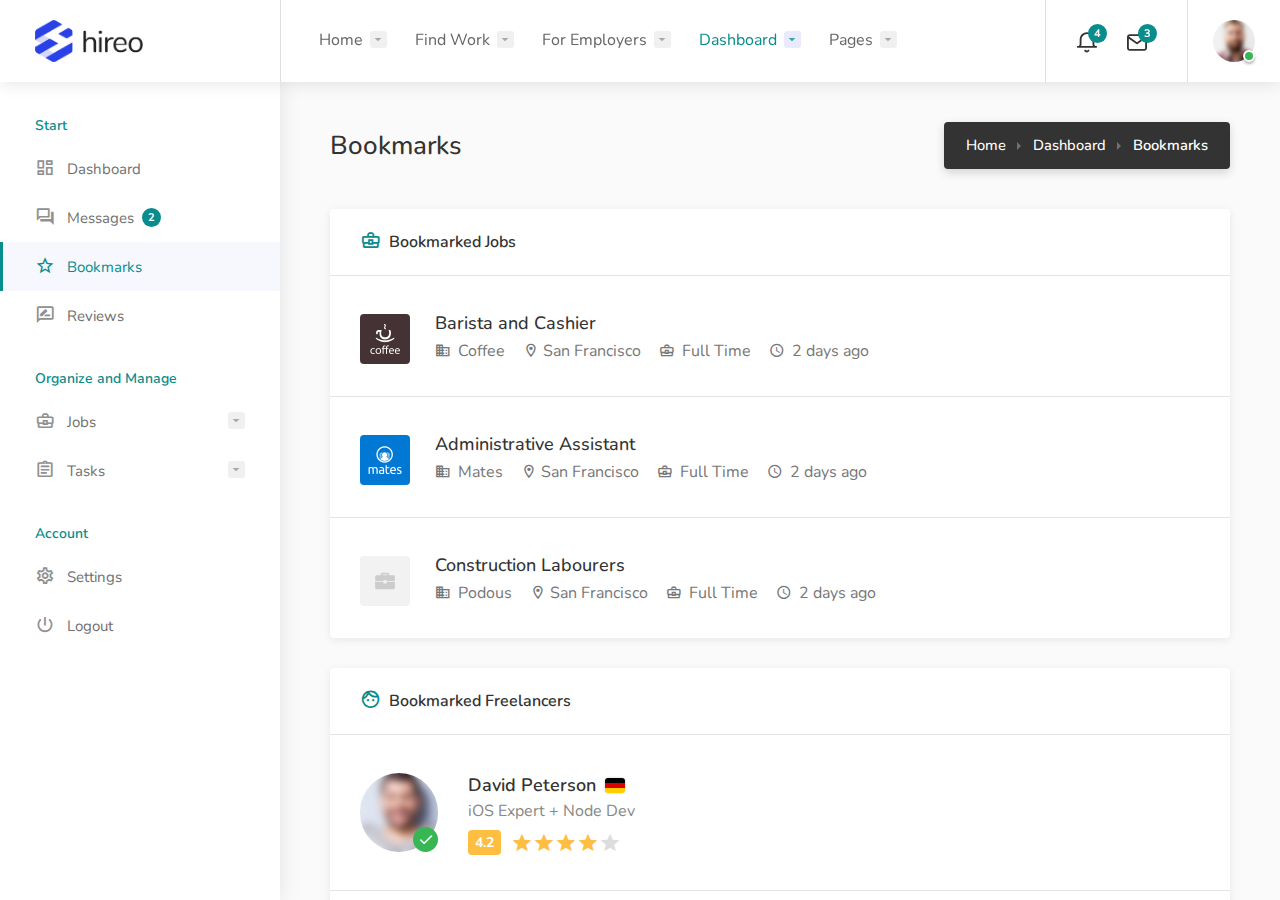
<file: HTML/dashboard-bookmarks.html>
<!doctype html>
<html lang="en">
<head>

<!-- Basic Page Needs
================================================== -->
<title>Hireo</title>
<meta charset="utf-8">
<meta name="viewport" content="width=device-width, initial-scale=1, maximum-scale=1">

<!-- CSS
================================================== -->
<link rel="stylesheet" href="css/style.css">
<link rel="stylesheet" href="css/colors/blue.css">

</head>
<body class="gray">

<!-- Wrapper -->
<div id="wrapper">

<!-- Header Container
================================================== -->
<header id="header-container" class="fullwidth dashboard-header not-sticky">

	<!-- Header -->
	<div id="header">
		<div class="container">
			
			<!-- Left Side Content -->
			<div class="left-side">
				
				<!-- Logo -->
				<div id="logo">
					<a href="index.html"><img src="images/logo.png" alt=""></a>
				</div>

				<!-- Main Navigation -->
				<nav id="navigation">
					<ul id="responsive">

						<li><a href="#">Home</a>
							<ul class="dropdown-nav">
								<li><a href="index.html">Home 1</a></li>
								<li><a href="index-2.html">Home 2</a></li>
								<li><a href="index-3.html">Home 3</a></li>
							</ul>
						</li>

						<li><a href="#">Find Work</a>
							<ul class="dropdown-nav">
								<li><a href="#">Browse Jobs</a>
									<ul class="dropdown-nav">
										<li><a href="jobs-list-layout-full-page-map.html">Full Page List + Map</a></li>
										<li><a href="jobs-grid-layout-full-page-map.html">Full Page Grid + Map</a></li>
										<li><a href="jobs-grid-layout-full-page.html">Full Page Grid</a></li>
										<li><a href="jobs-list-layout-1.html">List Layout 1</a></li>
										<li><a href="jobs-list-layout-2.html">List Layout 2</a></li>
										<li><a href="jobs-grid-layout.html">Grid Layout</a></li>
									</ul>
								</li>
								<li><a href="#">Browse Tasks</a>
									<ul class="dropdown-nav">
										<li><a href="tasks-list-layout-1.html">List Layout 1</a></li>
										<li><a href="tasks-list-layout-2.html">List Layout 2</a></li>
										<li><a href="tasks-grid-layout.html">Grid Layout</a></li>
										<li><a href="tasks-grid-layout-full-page.html">Full Page Grid</a></li>
									</ul>
								</li>
								<li><a href="browse-companies.html">Browse Companies</a></li>
								<li><a href="single-job-page.html">Job Page</a></li>
								<li><a href="single-task-page.html">Task Page</a></li>
								<li><a href="single-company-profile.html">Company Profile</a></li>
							</ul>
						</li>

						<li><a href="#">For Employers</a>
							<ul class="dropdown-nav">
								<li><a href="#">Find a Freelancer</a>
									<ul class="dropdown-nav">
										<li><a href="freelancers-grid-layout-full-page.html">Full Page Grid</a></li>
										<li><a href="freelancers-grid-layout.html">Grid Layout</a></li>
										<li><a href="freelancers-list-layout-1.html">List Layout 1</a></li>
										<li><a href="freelancers-list-layout-2.html">List Layout 2</a></li>
									</ul>
								</li>
								<li><a href="single-freelancer-profile.html">Freelancer Profile</a></li>
								<li><a href="dashboard-post-a-job.html">Post a Job</a></li>
								<li><a href="dashboard-post-a-task.html">Post a Task</a></li>
							</ul>
						</li>

						<li><a href="#" class="current">Dashboard</a>
							<ul class="dropdown-nav">
								<li><a href="dashboard.html">Dashboard</a></li>
								<li><a href="dashboard-messages.html">Messages</a></li>
								<li><a href="dashboard-bookmarks.html">Bookmarks</a></li>
								<li><a href="dashboard-reviews.html">Reviews</a></li>
								<li><a href="dashboard-manage-jobs.html">Jobs</a>
									<ul class="dropdown-nav">
										<li><a href="dashboard-manage-jobs.html">Manage Jobs</a></li>
										<li><a href="dashboard-manage-candidates.html">Manage Candidates</a></li>
										<li><a href="dashboard-post-a-job.html">Post a Job</a></li>
									</ul>
								</li>
								<li><a href="dashboard-manage-tasks.html">Tasks</a>
									<ul class="dropdown-nav">
										<li><a href="dashboard-manage-tasks.html">Manage Tasks</a></li>
										<li><a href="dashboard-manage-bidders.html">Manage Bidders</a></li>
										<li><a href="dashboard-my-active-bids.html">My Active Bids</a></li>
										<li><a href="dashboard-post-a-task.html">Post a Task</a></li>
									</ul>
								</li>
								<li><a href="dashboard-settings.html">Settings</a></li>
							</ul>
						</li>

						<li><a href="#">Pages</a>
							<ul class="dropdown-nav">
								<li>
									<a href="#">Open Street Map</a>
									<ul class="dropdown-nav">
										<li><a href="jobs-list-layout-full-page-map-OpenStreetMap.html">Full Page List + Map</a></li>
										<li><a href="jobs-grid-layout-full-page-map-OpenStreetMap.html">Full Page Grid + Map</a></li>
										<li><a href="single-job-page-OpenStreetMap.html">Job Page</a></li>
										<li><a href="single-company-profile-OpenStreetMap.html">Company Profile</a></li>
										<li><a href="pages-contact-OpenStreetMap.html">Contact</a></li>
										<li><a href="jobs-list-layout-1-OpenStreetMap.html">Location Autocomplete</a></li>
									</ul>
								</li>
								<li><a href="pages-blog.html">Blog</a></li>
								<li><a href="pages-pricing-plans.html">Pricing Plans</a></li>
								<li><a href="pages-checkout-page.html">Checkout Page</a></li>
								<li><a href="pages-invoice-template.html">Invoice Template</a></li>
								<li><a href="pages-user-interface-elements.html">User Interface Elements</a></li>
								<li><a href="pages-icons-cheatsheet.html">Icons Cheatsheet</a></li>
								<li><a href="pages-login.html">Login & Register</a></li>
								<li><a href="pages-404.html">404 Page</a></li>
								<li><a href="pages-contact.html">Contact</a></li>
							</ul>
						</li>

					</ul>
				</nav>
				<div class="clearfix"></div>
				<!-- Main Navigation / End -->
				
			</div>
			<!-- Left Side Content / End -->


			<!-- Right Side Content / End -->
			<div class="right-side">

				<!--  User Notifications -->
				<div class="header-widget hide-on-mobile">
					
					<!-- Notifications -->
					<div class="header-notifications">

						<!-- Trigger -->
						<div class="header-notifications-trigger">
							<a href="#"><i class="icon-feather-bell"></i><span>4</span></a>
						</div>

						<!-- Dropdown -->
						<div class="header-notifications-dropdown">

							<div class="header-notifications-headline">
								<h4>Notifications</h4>
								<button class="mark-as-read ripple-effect-dark" title="Mark all as read" data-tippy-placement="left">
									<i class="icon-feather-check-square"></i>
								</button>
							</div>

							<div class="header-notifications-content">
								<div class="header-notifications-scroll" data-simplebar>
									<ul>
										<!-- Notification -->
										<li class="notifications-not-read">
											<a href="dashboard-manage-candidates.html">
												<span class="notification-icon"><i class="icon-material-outline-group"></i></span>
												<span class="notification-text">
													<strong>Michael Shannah</strong> applied for a job <span class="color">Full Stack Software Engineer</span>
												</span>
											</a>
										</li>

										<!-- Notification -->
										<li>
											<a href="dashboard-manage-bidders.html">
												<span class="notification-icon"><i class=" icon-material-outline-gavel"></i></span>
												<span class="notification-text">
													<strong>Gilbert Allanis</strong> placed a bid on your <span class="color">iOS App Development</span> project
												</span>
											</a>
										</li>

										<!-- Notification -->
										<li>
											<a href="dashboard-manage-jobs.html">
												<span class="notification-icon"><i class="icon-material-outline-autorenew"></i></span>
												<span class="notification-text">
													Your job listing <span class="color">Full Stack PHP Developer</span> is expiring.
												</span>
											</a>
										</li>

										<!-- Notification -->
										<li>
											<a href="dashboard-manage-candidates.html">
												<span class="notification-icon"><i class="icon-material-outline-group"></i></span>
												<span class="notification-text">
													<strong>Sindy Forrest</strong> applied for a job <span class="color">Full Stack Software Engineer</span>
												</span>
											</a>
										</li>
									</ul>
								</div>
							</div>

						</div>

					</div>
					
					<!-- Messages -->
					<div class="header-notifications">
						<div class="header-notifications-trigger">
							<a href="#"><i class="icon-feather-mail"></i><span>3</span></a>
						</div>

						<!-- Dropdown -->
						<div class="header-notifications-dropdown">

							<div class="header-notifications-headline">
								<h4>Messages</h4>
								<button class="mark-as-read ripple-effect-dark" title="Mark all as read" data-tippy-placement="left">
									<i class="icon-feather-check-square"></i>
								</button>
							</div>

							<div class="header-notifications-content">
								<div class="header-notifications-scroll" data-simplebar>
									<ul>
										<!-- Notification -->
										<li class="notifications-not-read">
											<a href="dashboard-messages.html">
												<span class="notification-avatar status-online"><img src="images/user-avatar-small-03.jpg" alt=""></span>
												<div class="notification-text">
													<strong>David Peterson</strong>
													<p class="notification-msg-text">Thanks for reaching out. I'm quite busy right now on many...</p>
													<span class="color">4 hours ago</span>
												</div>
											</a>
										</li>

										<!-- Notification -->
										<li class="notifications-not-read">
											<a href="dashboard-messages.html">
												<span class="notification-avatar status-offline"><img src="images/user-avatar-small-02.jpg" alt=""></span>
												<div class="notification-text">
													<strong>Sindy Forest</strong>
													<p class="notification-msg-text">Hi Tom! Hate to break it to you, but I'm actually on vacation until...</p>
													<span class="color">Yesterday</span>
												</div>
											</a>
										</li>

										<!-- Notification -->
										<li class="notifications-not-read">
											<a href="dashboard-messages.html">
												<span class="notification-avatar status-online"><img src="images/user-avatar-placeholder.png" alt=""></span>
												<div class="notification-text">
													<strong>Marcin Kowalski</strong>
													<p class="notification-msg-text">I received payment. Thanks for cooperation!</p>
													<span class="color">Yesterday</span>
												</div>
											</a>
										</li>
									</ul>
								</div>
							</div>

							<a href="dashboard-messages.html" class="header-notifications-button ripple-effect button-sliding-icon">View All Messages<i class="icon-material-outline-arrow-right-alt"></i></a>
						</div>
					</div>

				</div>
				<!--  User Notifications / End -->

				<!-- User Menu -->
				<div class="header-widget">

					<!-- Messages -->
					<div class="header-notifications user-menu">
						<div class="header-notifications-trigger">
							<a href="#"><div class="user-avatar status-online"><img src="images/user-avatar-small-01.jpg" alt=""></div></a>
						</div>

						<!-- Dropdown -->
						<div class="header-notifications-dropdown">

							<!-- User Status -->
							<div class="user-status">

								<!-- User Name / Avatar -->
								<div class="user-details">
									<div class="user-avatar status-online"><img src="images/user-avatar-small-01.jpg" alt=""></div>
									<div class="user-name">
										Tom Smith <span>Freelancer</span>
									</div>
								</div>
								
								<!-- User Status Switcher -->
								<div class="status-switch" id="snackbar-user-status">
									<label class="user-online current-status">Online</label>
									<label class="user-invisible">Invisible</label>
									<!-- Status Indicator -->
									<span class="status-indicator" aria-hidden="true"></span>
								</div>	
						</div>
						
						<ul class="user-menu-small-nav">
							<li><a href="dashboard.html"><i class="icon-material-outline-dashboard"></i> Dashboard</a></li>
							<li><a href="dashboard-settings.html"><i class="icon-material-outline-settings"></i> Settings</a></li>
							<li><a href="index-logged-out.html"><i class="icon-material-outline-power-settings-new"></i> Logout</a></li>
						</ul>

						</div>
					</div>

				</div>
				<!-- User Menu / End -->

				<!-- Mobile Navigation Button -->
				<span class="mmenu-trigger">
					<button class="hamburger hamburger--collapse" type="button">
						<span class="hamburger-box">
							<span class="hamburger-inner"></span>
						</span>
					</button>
				</span>

			</div>
			<!-- Right Side Content / End -->

		</div>
	</div>
	<!-- Header / End -->

</header>
<div class="clearfix"></div>
<!-- Header Container / End -->


<!-- Dashboard Container -->
<div class="dashboard-container">

	<!-- Dashboard Sidebar
	================================================== -->
	<div class="dashboard-sidebar">
		<div class="dashboard-sidebar-inner" data-simplebar>
			<div class="dashboard-nav-container">

				<!-- Responsive Navigation Trigger -->
				<a href="#" class="dashboard-responsive-nav-trigger">
					<span class="hamburger hamburger--collapse" >
						<span class="hamburger-box">
							<span class="hamburger-inner"></span>
						</span>
					</span>
					<span class="trigger-title">Dashboard Navigation</span>
				</a>
				
				<!-- Navigation -->
				<div class="dashboard-nav">
					<div class="dashboard-nav-inner">

						<ul data-submenu-title="Start">
							<li><a href="dashboard.html"><i class="icon-material-outline-dashboard"></i> Dashboard</a></li>
							<li><a href="dashboard-messages.html"><i class="icon-material-outline-question-answer"></i> Messages <span class="nav-tag">2</span></a></li>
							<li class="active"><a href="dashboard-bookmarks.html"><i class="icon-material-outline-star-border"></i> Bookmarks</a></li>
							<li><a href="dashboard-reviews.html"><i class="icon-material-outline-rate-review"></i> Reviews</a></li>
						</ul>
						
						<ul data-submenu-title="Organize and Manage">
							<li><a href="#"><i class="icon-material-outline-business-center"></i> Jobs</a>
								<ul>
									<li><a href="dashboard-manage-jobs.html">Manage Jobs <span class="nav-tag">3</span></a></li>
									<li><a href="dashboard-manage-candidates.html">Manage Candidates</a></li>
									<li><a href="dashboard-post-a-job.html">Post a Job</a></li>
								</ul>	
							</li>
							<li><a href="#"><i class="icon-material-outline-assignment"></i> Tasks</a>
								<ul>
									<li><a href="dashboard-manage-tasks.html">Manage Tasks <span class="nav-tag">2</span></a></li>
									<li><a href="dashboard-manage-bidders.html">Manage Bidders</a></li>
									<li><a href="dashboard-my-active-bids.html">My Active Bids <span class="nav-tag">4</span></a></li>
									<li><a href="dashboard-post-a-task.html">Post a Task</a></li>
								</ul>	
							</li>
						</ul>

						<ul data-submenu-title="Account">
							<li><a href="dashboard-settings.html"><i class="icon-material-outline-settings"></i> Settings</a></li>
							<li><a href="index-logged-out.html"><i class="icon-material-outline-power-settings-new"></i> Logout</a></li>
						</ul>
						
					</div>
				</div>
				<!-- Navigation / End -->

			</div>
		</div>
	</div>
	<!-- Dashboard Sidebar / End -->


	<!-- Dashboard Content
	================================================== -->
	<div class="dashboard-content-container" data-simplebar>
		<div class="dashboard-content-inner" >
			
			<!-- Dashboard Headline -->
			<div class="dashboard-headline">
				<h3>Bookmarks</h3>

				<!-- Breadcrumbs -->
				<nav id="breadcrumbs" class="dark">
					<ul>
						<li><a href="#">Home</a></li>
						<li><a href="#">Dashboard</a></li>
						<li>Bookmarks</li>
					</ul>
				</nav>
			</div>
	
			<!-- Row -->
			<div class="row">

				<!-- Dashboard Box -->
				<div class="col-xl-12">
					<div class="dashboard-box margin-top-0">

						<!-- Headline -->
						<div class="headline">
							<h3><i class="icon-material-outline-business-center"></i> Bookmarked Jobs</h3>
						</div>

						<div class="content">
							<ul class="dashboard-box-list">
								<li>
									<!-- Job Listing -->
									<div class="job-listing">

										<!-- Job Listing Details -->
										<div class="job-listing-details">

											<!-- Logo -->
											<a href="#" class="job-listing-company-logo">
												<img src="images/company-logo-02.png" alt="">
											</a>

											<!-- Details -->
											<div class="job-listing-description">
												<h3 class="job-listing-title"><a href="#">Barista and Cashier</a></h3>

												<!-- Job Listing Footer -->
												<div class="job-listing-footer">
													<ul>
														<li><i class="icon-material-outline-business"></i> Coffee</li>
														<li><i class="icon-material-outline-location-on"></i> San Francisco</li>
														<li><i class="icon-material-outline-business-center"></i> Full Time</li>
														<li><i class="icon-material-outline-access-time"></i> 2 days ago</li>
													</ul>
												</div>
											</div>
										</div>
									</div>
									<!-- Buttons -->
									<div class="buttons-to-right">
										<a href="#" class="button red ripple-effect ico" title="Remove" data-tippy-placement="left"><i class="icon-feather-trash-2"></i></a>
									</div>
								</li>

								<li>
									<!-- Job Listing -->
									<div class="job-listing">

										<!-- Job Listing Details -->
										<div class="job-listing-details">

											<!-- Logo -->
											<a href="#" class="job-listing-company-logo">
												<img src="images/company-logo-04.png" alt="">
											</a>


											<!-- Details -->
											<div class="job-listing-description">
												<h3 class="job-listing-title"><a href="#">Administrative Assistant</a></h3>

												<!-- Job Listing Footer -->
												<div class="job-listing-footer">
													<ul>
														<li><i class="icon-material-outline-business"></i> Mates</li>
														<li><i class="icon-material-outline-location-on"></i> San Francisco</li>
														<li><i class="icon-material-outline-business-center"></i> Full Time</li>
														<li><i class="icon-material-outline-access-time"></i> 2 days ago</li>
													</ul>
												</div>
											</div>

										</div>
									</div>

									<!-- Buttons -->
									<div class="buttons-to-right">
										<a href="#" class="button red ripple-effect ico" title="Remove" data-tippy-placement="left"><i class="icon-feather-trash-2"></i></a>
									</div>
								</li>

								<li>
									<!-- Job Listing -->
									<div class="job-listing">

										<!-- Job Listing Details -->
										<div class="job-listing-details">

											<!-- Logo -->
											<a href="#" class="job-listing-company-logo">
												<img src="images/company-logo-05.png" alt="">
											</a>

											<!-- Details -->
											<div class="job-listing-description">
												<h3 class="job-listing-title"><a href="#">Construction Labourers</a></h3>

												<!-- Job Listing Footer -->
												<div class="job-listing-footer">
													<ul>
														<li><i class="icon-material-outline-business"></i> Podous</li>
														<li><i class="icon-material-outline-location-on"></i> San Francisco</li>
														<li><i class="icon-material-outline-business-center"></i> Full Time</li>
														<li><i class="icon-material-outline-access-time"></i> 2 days ago</li>
													</ul>
												</div>
											</div>
										</div>
									</div>

									<!-- Buttons -->
									<div class="buttons-to-right">
										<a href="#" class="button red ripple-effect ico" title="Remove" data-tippy-placement="left"><i class="icon-feather-trash-2"></i></a>
									</div>
								</li>

							</ul>
						</div>
					</div>
				</div>

				<!-- Dashboard Box -->
				<div class="col-xl-12">
					<div class="dashboard-box">

						<!-- Headline -->
						<div class="headline">
							<h3><i class="icon-material-outline-face"></i> Bookmarked Freelancers</h3>
						</div>

						<div class="content">
							<ul class="dashboard-box-list">
								<li>
									<!-- Overview -->
									<div class="freelancer-overview">
										<div class="freelancer-overview-inner">

											<!-- Avatar -->
											<div class="freelancer-avatar">
												<div class="verified-badge"></div>
												<a href="#"><img src="images/user-avatar-big-02.jpg" alt=""></a>
											</div>

											<!-- Name -->
											<div class="freelancer-name">
												<h4><a href="#">David Peterson <img class="flag" src="images/flags/de.svg" alt="" title="Germany" data-tippy-placement="top"></a></h4>
												<span>iOS Expert + Node Dev</span>
												<!-- Rating -->
												<div class="freelancer-rating">
													<div class="star-rating" data-rating="4.2"></div>
												</div>
											</div>
										</div>
									</div>

									<!-- Buttons -->
									<div class="buttons-to-right">
										<a href="#" class="button red ripple-effect ico" title="Remove" data-tippy-placement="left"><i class="icon-feather-trash-2"></i></a>
									</div>
								</li>
								<li>
									<!-- Overview -->
									<div class="freelancer-overview">
										<div class="freelancer-overview-inner">
											
											<!-- Avatar -->
											<div class="freelancer-avatar">
												<a href="#"><img src="images/user-avatar-placeholder.png" alt=""></a>
											</div>

											<!-- Name -->
											<div class="freelancer-name">
												<h4><a href="#">Marcin Kowalski <img class="flag" src="images/flags/pl.svg" alt="" title="Poland" data-tippy-placement="top"></a></h4>
												<span>Front-End Developer</span>
												<!-- Rating -->
												<div class="freelancer-rating">
													<div class="star-rating" data-rating="4.7"></div>
												</div>
											</div>
										</div>
									</div>

									<!-- Buttons -->
									<div class="buttons-to-right">
										<a href="#" class="button red ripple-effect ico" title="Remove" data-tippy-placement="left"><i class="icon-feather-trash-2"></i></a>
									</div>
								</li>
							</ul>
						</div>
					</div>
				</div>

			</div>
			<!-- Row / End -->

			<!-- Footer -->
			<div class="dashboard-footer-spacer"></div>
			<div class="small-footer margin-top-15">
				<div class="small-footer-copyrights">
					© 2019 <strong>Hireo</strong>. All Rights Reserved.
				</div>
				<ul class="footer-social-links">
					<li>
						<a href="#" title="Facebook" data-tippy-placement="top">
							<i class="icon-brand-facebook-f"></i>
						</a>
					</li>
					<li>
						<a href="#" title="Twitter" data-tippy-placement="top">
							<i class="icon-brand-twitter"></i>
						</a>
					</li>
					<li>
						<a href="#" title="Google Plus" data-tippy-placement="top">
							<i class="icon-brand-google-plus-g"></i>
						</a>
					</li>
					<li>
						<a href="#" title="LinkedIn" data-tippy-placement="top">
							<i class="icon-brand-linkedin-in"></i>
						</a>
					</li>
				</ul>
				<div class="clearfix"></div>
			</div>
			<!-- Footer / End -->

		</div>
	</div>
	<!-- Dashboard Content / End -->

</div>
<!-- Dashboard Container / End -->

</div>
<!-- Wrapper / End -->


<!-- Apply for a job popup
================================================== -->
<div id="small-dialog" class="zoom-anim-dialog mfp-hide dialog-with-tabs">

	<!--Tabs -->
	<div class="sign-in-form">

		<ul class="popup-tabs-nav">
			<li><a href="#tab">Add Note</a></li>
		</ul>

		<div class="popup-tabs-container">

			<!-- Tab -->
			<div class="popup-tab-content" id="tab">
				
				<!-- Welcome Text -->
				<div class="welcome-text">
					<h3>Do Not Forget 😎</h3>
				</div>
					
				<!-- Form -->
				<form method="post" id="add-note">

					<select class="selectpicker with-border default margin-bottom-20" data-size="7" title="Priority">
						<option>Low Priority</option>
						<option>Medium Priority</option>
						<option>High Priority</option>
					</select>

					<textarea name="textarea" cols="10" placeholder="Note" class="with-border"></textarea>

				</form>
				
				<!-- Button -->
				<button class="button full-width button-sliding-icon ripple-effect" type="submit" form="add-note">Add Note <i class="icon-material-outline-arrow-right-alt"></i></button>

			</div>

		</div>
	</div>
</div>
<!-- Apply for a job popup / End -->


<!-- Scripts
================================================== -->
<script src="js/jquery-3.5.1.min.js"></script>
<script src="js/jquery-migrate-3.3.1.min.js"></script>
<script src="js/mmenu.min.js"></script>
<script src="js/tippy.all.min.js"></script>
<script src="js/simplebar.min.js"></script>
<script src="js/bootstrap-slider.min.js"></script>
<script src="js/bootstrap-select.min.js"></script>
<script src="js/snackbar.js"></script>
<script src="js/clipboard.min.js"></script>
<script src="js/counterup.min.js"></script>
<script src="js/magnific-popup.min.js"></script>
<script src="js/slick.min.js"></script>
<script src="js/custom.js"></script>

<!-- Snackbar // documentation: https://www.polonel.com/snackbar/ -->
<script>
// Snackbar for user status switcher
$('#snackbar-user-status label').click(function() { 
	Snackbar.show({
		text: 'Your status has been changed!',
		pos: 'bottom-center',
		showAction: false,
		actionText: "Dismiss",
		duration: 3000,
		textColor: '#fff',
		backgroundColor: '#383838'
	}); 
}); 
</script>

</body>
</html>
</file>
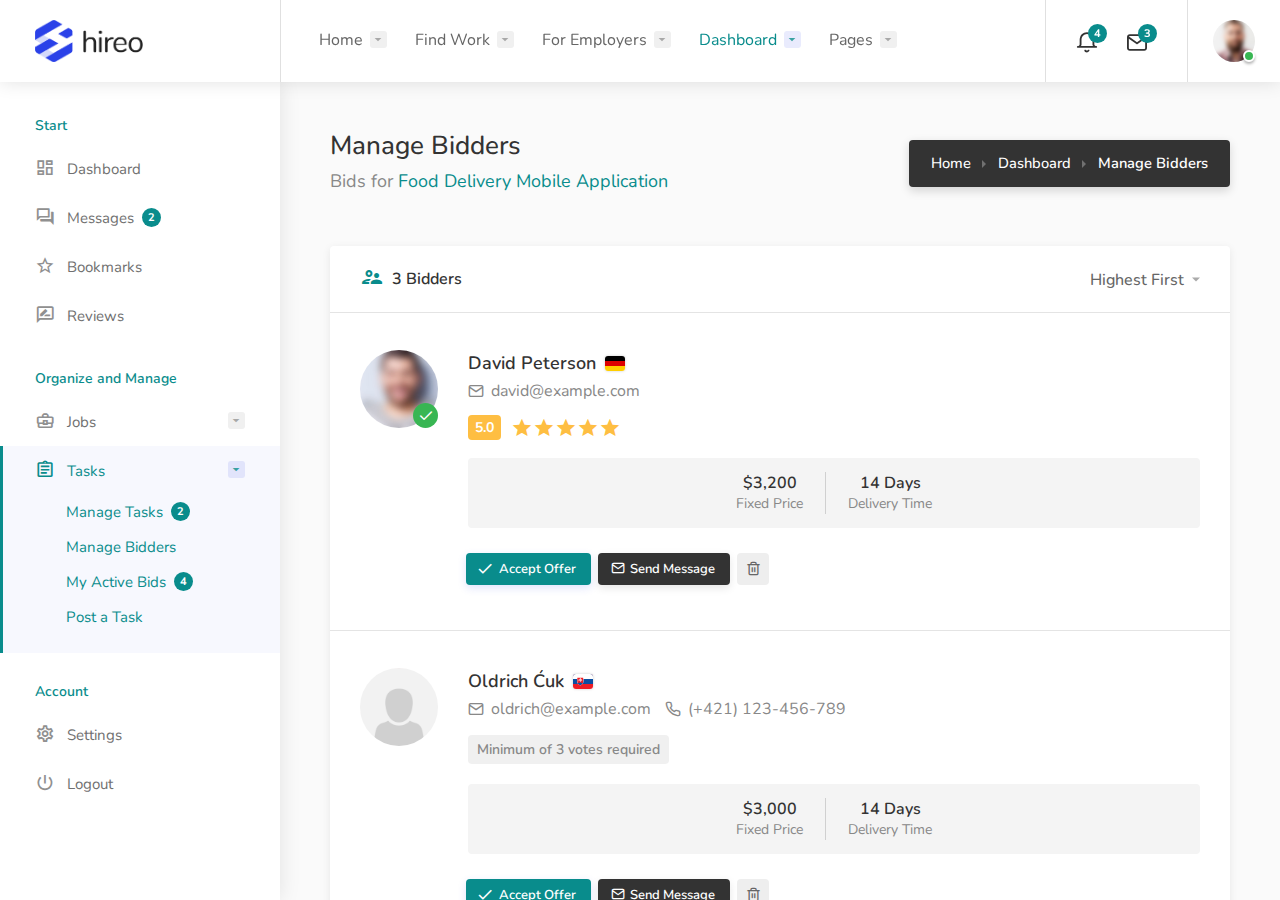
<file: HTML/dashboard-manage-bidders.html>
<!doctype html>
<html lang="en">
<head>

<!-- Basic Page Needs
================================================== -->
<title>Hireo</title>
<meta charset="utf-8">
<meta name="viewport" content="width=device-width, initial-scale=1, maximum-scale=1">

<!-- CSS
================================================== -->
<link rel="stylesheet" href="css/style.css">
<link rel="stylesheet" href="css/colors/blue.css">

</head>
<body class="gray">

<!-- Wrapper -->
<div id="wrapper">

<!-- Header Container
================================================== -->
<header id="header-container" class="fullwidth dashboard-header not-sticky">

	<!-- Header -->
	<div id="header">
		<div class="container">
			
			<!-- Left Side Content -->
			<div class="left-side">
				
				<!-- Logo -->
				<div id="logo">
					<a href="index.html"><img src="images/logo.png" alt=""></a>
				</div>

				<!-- Main Navigation -->
				<nav id="navigation">
					<ul id="responsive">

						<li><a href="#">Home</a>
							<ul class="dropdown-nav">
								<li><a href="index.html">Home 1</a></li>
								<li><a href="index-2.html">Home 2</a></li>
								<li><a href="index-3.html">Home 3</a></li>
							</ul>
						</li>

						<li><a href="#">Find Work</a>
							<ul class="dropdown-nav">
								<li><a href="#">Browse Jobs</a>
									<ul class="dropdown-nav">
										<li><a href="jobs-list-layout-full-page-map.html">Full Page List + Map</a></li>
										<li><a href="jobs-grid-layout-full-page-map.html">Full Page Grid + Map</a></li>
										<li><a href="jobs-grid-layout-full-page.html">Full Page Grid</a></li>
										<li><a href="jobs-list-layout-1.html">List Layout 1</a></li>
										<li><a href="jobs-list-layout-2.html">List Layout 2</a></li>
										<li><a href="jobs-grid-layout.html">Grid Layout</a></li>
									</ul>
								</li>
								<li><a href="#">Browse Tasks</a>
									<ul class="dropdown-nav">
										<li><a href="tasks-list-layout-1.html">List Layout 1</a></li>
										<li><a href="tasks-list-layout-2.html">List Layout 2</a></li>
										<li><a href="tasks-grid-layout.html">Grid Layout</a></li>
										<li><a href="tasks-grid-layout-full-page.html">Full Page Grid</a></li>
									</ul>
								</li>
								<li><a href="browse-companies.html">Browse Companies</a></li>
								<li><a href="single-job-page.html">Job Page</a></li>
								<li><a href="single-task-page.html">Task Page</a></li>
								<li><a href="single-company-profile.html">Company Profile</a></li>
							</ul>
						</li>

						<li><a href="#">For Employers</a>
							<ul class="dropdown-nav">
								<li><a href="#">Find a Freelancer</a>
									<ul class="dropdown-nav">
										<li><a href="freelancers-grid-layout-full-page.html">Full Page Grid</a></li>
										<li><a href="freelancers-grid-layout.html">Grid Layout</a></li>
										<li><a href="freelancers-list-layout-1.html">List Layout 1</a></li>
										<li><a href="freelancers-list-layout-2.html">List Layout 2</a></li>
									</ul>
								</li>
								<li><a href="single-freelancer-profile.html">Freelancer Profile</a></li>
								<li><a href="dashboard-post-a-job.html">Post a Job</a></li>
								<li><a href="dashboard-post-a-task.html">Post a Task</a></li>
							</ul>
						</li>

						<li><a href="#" class="current">Dashboard</a>
							<ul class="dropdown-nav">
								<li><a href="dashboard.html">Dashboard</a></li>
								<li><a href="dashboard-messages.html">Messages</a></li>
								<li><a href="dashboard-bookmarks.html">Bookmarks</a></li>
								<li><a href="dashboard-reviews.html">Reviews</a></li>
								<li><a href="dashboard-manage-jobs.html">Jobs</a>
									<ul class="dropdown-nav">
										<li><a href="dashboard-manage-jobs.html">Manage Jobs</a></li>
										<li><a href="dashboard-manage-candidates.html">Manage Candidates</a></li>
										<li><a href="dashboard-post-a-job.html">Post a Job</a></li>
									</ul>
								</li>
								<li><a href="dashboard-manage-tasks.html">Tasks</a>
									<ul class="dropdown-nav">
										<li><a href="dashboard-manage-tasks.html">Manage Tasks</a></li>
										<li><a href="dashboard-manage-bidders.html">Manage Bidders</a></li>
										<li><a href="dashboard-my-active-bids.html">My Active Bids</a></li>
										<li><a href="dashboard-post-a-task.html">Post a Task</a></li>
									</ul>
								</li>
								<li><a href="dashboard-settings.html">Settings</a></li>
							</ul>
						</li>

						<li><a href="#">Pages</a>
							<ul class="dropdown-nav">
								<li>
									<a href="#">Open Street Map</a>
									<ul class="dropdown-nav">
										<li><a href="jobs-list-layout-full-page-map-OpenStreetMap.html">Full Page List + Map</a></li>
										<li><a href="jobs-grid-layout-full-page-map-OpenStreetMap.html">Full Page Grid + Map</a></li>
										<li><a href="single-job-page-OpenStreetMap.html">Job Page</a></li>
										<li><a href="single-company-profile-OpenStreetMap.html">Company Profile</a></li>
										<li><a href="pages-contact-OpenStreetMap.html">Contact</a></li>
										<li><a href="jobs-list-layout-1-OpenStreetMap.html">Location Autocomplete</a></li>
									</ul>
								</li>
								<li><a href="pages-blog.html">Blog</a></li>
								<li><a href="pages-pricing-plans.html">Pricing Plans</a></li>
								<li><a href="pages-checkout-page.html">Checkout Page</a></li>
								<li><a href="pages-invoice-template.html">Invoice Template</a></li>
								<li><a href="pages-user-interface-elements.html">User Interface Elements</a></li>
								<li><a href="pages-icons-cheatsheet.html">Icons Cheatsheet</a></li>
								<li><a href="pages-login.html">Login & Register</a></li>
								<li><a href="pages-404.html">404 Page</a></li>
								<li><a href="pages-contact.html">Contact</a></li>
							</ul>
						</li>

					</ul>
				</nav>
				<div class="clearfix"></div>
				<!-- Main Navigation / End -->
				
			</div>
			<!-- Left Side Content / End -->


			<!-- Right Side Content / End -->
			<div class="right-side">

				<!--  User Notifications -->
				<div class="header-widget hide-on-mobile">
					
					<!-- Notifications -->
					<div class="header-notifications">

						<!-- Trigger -->
						<div class="header-notifications-trigger">
							<a href="#"><i class="icon-feather-bell"></i><span>4</span></a>
						</div>

						<!-- Dropdown -->
						<div class="header-notifications-dropdown">

							<div class="header-notifications-headline">
								<h4>Notifications</h4>
								<button class="mark-as-read ripple-effect-dark" title="Mark all as read" data-tippy-placement="left">
									<i class="icon-feather-check-square"></i>
								</button>
							</div>

							<div class="header-notifications-content">
								<div class="header-notifications-scroll" data-simplebar>
									<ul>
										<!-- Notification -->
										<li class="notifications-not-read">
											<a href="dashboard-manage-candidates.html">
												<span class="notification-icon"><i class="icon-material-outline-group"></i></span>
												<span class="notification-text">
													<strong>Michael Shannah</strong> applied for a job <span class="color">Full Stack Software Engineer</span>
												</span>
											</a>
										</li>

										<!-- Notification -->
										<li>
											<a href="dashboard-manage-bidders.html">
												<span class="notification-icon"><i class=" icon-material-outline-gavel"></i></span>
												<span class="notification-text">
													<strong>Gilbert Allanis</strong> placed a bid on your <span class="color">iOS App Development</span> project
												</span>
											</a>
										</li>

										<!-- Notification -->
										<li>
											<a href="dashboard-manage-jobs.html">
												<span class="notification-icon"><i class="icon-material-outline-autorenew"></i></span>
												<span class="notification-text">
													Your job listing <span class="color">Full Stack PHP Developer</span> is expiring.
												</span>
											</a>
										</li>

										<!-- Notification -->
										<li>
											<a href="dashboard-manage-candidates.html">
												<span class="notification-icon"><i class="icon-material-outline-group"></i></span>
												<span class="notification-text">
													<strong>Sindy Forrest</strong> applied for a job <span class="color">Full Stack Software Engineer</span>
												</span>
											</a>
										</li>
									</ul>
								</div>
							</div>

						</div>

					</div>
					
					<!-- Messages -->
					<div class="header-notifications">
						<div class="header-notifications-trigger">
							<a href="#"><i class="icon-feather-mail"></i><span>3</span></a>
						</div>

						<!-- Dropdown -->
						<div class="header-notifications-dropdown">

							<div class="header-notifications-headline">
								<h4>Messages</h4>
								<button class="mark-as-read ripple-effect-dark" title="Mark all as read" data-tippy-placement="left">
									<i class="icon-feather-check-square"></i>
								</button>
							</div>

							<div class="header-notifications-content">
								<div class="header-notifications-scroll" data-simplebar>
									<ul>
										<!-- Notification -->
										<li class="notifications-not-read">
											<a href="dashboard-messages.html">
												<span class="notification-avatar status-online"><img src="images/user-avatar-small-03.jpg" alt=""></span>
												<div class="notification-text">
													<strong>David Peterson</strong>
													<p class="notification-msg-text">Thanks for reaching out. I'm quite busy right now on many...</p>
													<span class="color">4 hours ago</span>
												</div>
											</a>
										</li>

										<!-- Notification -->
										<li class="notifications-not-read">
											<a href="dashboard-messages.html">
												<span class="notification-avatar status-offline"><img src="images/user-avatar-small-02.jpg" alt=""></span>
												<div class="notification-text">
													<strong>Sindy Forest</strong>
													<p class="notification-msg-text">Hi Tom! Hate to break it to you, but I'm actually on vacation until...</p>
													<span class="color">Yesterday</span>
												</div>
											</a>
										</li>

										<!-- Notification -->
										<li class="notifications-not-read">
											<a href="dashboard-messages.html">
												<span class="notification-avatar status-online"><img src="images/user-avatar-placeholder.png" alt=""></span>
												<div class="notification-text">
													<strong>Marcin Kowalski</strong>
													<p class="notification-msg-text">I received payment. Thanks for cooperation!</p>
													<span class="color">Yesterday</span>
												</div>
											</a>
										</li>
									</ul>
								</div>
							</div>

							<a href="dashboard-messages.html" class="header-notifications-button ripple-effect button-sliding-icon">View All Messages<i class="icon-material-outline-arrow-right-alt"></i></a>
						</div>
					</div>

				</div>
				<!--  User Notifications / End -->

				<!-- User Menu -->
				<div class="header-widget">

					<!-- Messages -->
					<div class="header-notifications user-menu">
						<div class="header-notifications-trigger">
							<a href="#"><div class="user-avatar status-online"><img src="images/user-avatar-small-01.jpg" alt=""></div></a>
						</div>

						<!-- Dropdown -->
						<div class="header-notifications-dropdown">

							<!-- User Status -->
							<div class="user-status">

								<!-- User Name / Avatar -->
								<div class="user-details">
									<div class="user-avatar status-online"><img src="images/user-avatar-small-01.jpg" alt=""></div>
									<div class="user-name">
										Tom Smith <span>Freelancer</span>
									</div>
								</div>
								
								<!-- User Status Switcher -->
								<div class="status-switch" id="snackbar-user-status">
									<label class="user-online current-status">Online</label>
									<label class="user-invisible">Invisible</label>
									<!-- Status Indicator -->
									<span class="status-indicator" aria-hidden="true"></span>
								</div>	
						</div>
						
						<ul class="user-menu-small-nav">
							<li><a href="dashboard.html"><i class="icon-material-outline-dashboard"></i> Dashboard</a></li>
							<li><a href="dashboard-settings.html"><i class="icon-material-outline-settings"></i> Settings</a></li>
							<li><a href="index-logged-out.html"><i class="icon-material-outline-power-settings-new"></i> Logout</a></li>
						</ul>

						</div>
					</div>

				</div>
				<!-- User Menu / End -->

				<!-- Mobile Navigation Button -->
				<span class="mmenu-trigger">
					<button class="hamburger hamburger--collapse" type="button">
						<span class="hamburger-box">
							<span class="hamburger-inner"></span>
						</span>
					</button>
				</span>

			</div>
			<!-- Right Side Content / End -->

		</div>
	</div>
	<!-- Header / End -->

</header>
<div class="clearfix"></div>
<!-- Header Container / End -->


<!-- Dashboard Container -->
<div class="dashboard-container">

	<!-- Dashboard Sidebar
	================================================== -->
	<div class="dashboard-sidebar">
		<div class="dashboard-sidebar-inner" data-simplebar>
			<div class="dashboard-nav-container">

				<!-- Responsive Navigation Trigger -->
				<a href="#" class="dashboard-responsive-nav-trigger">
					<span class="hamburger hamburger--collapse" >
						<span class="hamburger-box">
							<span class="hamburger-inner"></span>
						</span>
					</span>
					<span class="trigger-title">Dashboard Navigation</span>
				</a>
				
				<!-- Navigation -->
				<div class="dashboard-nav">
					<div class="dashboard-nav-inner">

						<ul data-submenu-title="Start">
							<li><a href="dashboard.html"><i class="icon-material-outline-dashboard"></i> Dashboard</a></li>
							<li><a href="dashboard-messages.html"><i class="icon-material-outline-question-answer"></i> Messages <span class="nav-tag">2</span></a></li>
							<li><a href="dashboard-bookmarks.html"><i class="icon-material-outline-star-border"></i> Bookmarks</a></li>
							<li><a href="dashboard-reviews.html"><i class="icon-material-outline-rate-review"></i> Reviews</a></li>
						</ul>
						
						<ul data-submenu-title="Organize and Manage">
							<li><a href="#"><i class="icon-material-outline-business-center"></i> Jobs</a>
								<ul>
									<li><a href="dashboard-manage-jobs.html">Manage Jobs <span class="nav-tag">3</span></a></li>
									<li><a href="dashboard-manage-candidates.html">Manage Candidates</a></li>
									<li><a href="dashboard-post-a-job.html">Post a Job</a></li>
								</ul>	
							</li>
							<li class="active-submenu"><a href="#"><i class="icon-material-outline-assignment"></i> Tasks</a>
								<ul>
									<li><a href="dashboard-manage-tasks.html">Manage Tasks <span class="nav-tag">2</span></a></li>
									<li><a href="dashboard-manage-bidders.html">Manage Bidders</a></li>
									<li><a href="dashboard-my-active-bids.html">My Active Bids <span class="nav-tag">4</span></a></li>
									<li><a href="dashboard-post-a-task.html">Post a Task</a></li>
								</ul>	
							</li>
						</ul>

						<ul data-submenu-title="Account">
							<li><a href="dashboard-settings.html"><i class="icon-material-outline-settings"></i> Settings</a></li>
							<li><a href="index-logged-out.html"><i class="icon-material-outline-power-settings-new"></i> Logout</a></li>
						</ul>
						
					</div>
				</div>
				<!-- Navigation / End -->

			</div>
		</div>
	</div>
	<!-- Dashboard Sidebar / End -->


	<!-- Dashboard Content
	================================================== -->
	<div class="dashboard-content-container" data-simplebar>
		<div class="dashboard-content-inner" >
			
			<!-- Dashboard Headline -->
			<div class="dashboard-headline">
				<h3>Manage Bidders</h3>
				<span class="margin-top-7">Bids for <a href="#">Food Delivery Mobile Application</a></span>

				<!-- Breadcrumbs -->
				<nav id="breadcrumbs" class="dark">
					<ul>
						<li><a href="#">Home</a></li>
						<li><a href="#">Dashboard</a></li>
						<li>Manage Bidders</li>
					</ul>
				</nav>
			</div>
	
			<!-- Row -->
			<div class="row">

				<!-- Dashboard Box -->
				<div class="col-xl-12">
					<div class="dashboard-box margin-top-0">

						<!-- Headline -->
						<div class="headline">
							<h3><i class="icon-material-outline-supervisor-account"></i> 3 Bidders</h3>
							<div class="sort-by">
								<select class="selectpicker hide-tick">
									<option>Highest First</option>
									<option>Lowest First</option>
									<option>Fastest First</option>
								</select>
							</div>
						</div>

						<div class="content">
							<ul class="dashboard-box-list">
								<li>
									<!-- Overview -->
									<div class="freelancer-overview manage-candidates">
										<div class="freelancer-overview-inner">

											<!-- Avatar -->
											<div class="freelancer-avatar">
												<div class="verified-badge"></div>
												<a href="#"><img src="images/user-avatar-big-02.jpg" alt=""></a>
											</div>

											<!-- Name -->
											<div class="freelancer-name">
												<h4><a href="#">David Peterson <img class="flag" src="images/flags/de.svg" alt="" title="Germany" data-tippy-placement="top"></a></h4>

												<!-- Details -->
												<span class="freelancer-detail-item"><a href="#"><i class="icon-feather-mail"></i> david@example.com</a></span>

												<!-- Rating -->
												<div class="freelancer-rating">
													<div class="star-rating" data-rating="5.0"></div>
												</div>

												<!-- Bid Details -->
												<ul class="dashboard-task-info bid-info">
													<li><strong>$3,200</strong><span>Fixed Price</span></li>
													<li><strong>14 Days</strong><span>Delivery Time</span></li>
												</ul>

												<!-- Buttons -->
												<div class="buttons-to-right always-visible margin-top-25 margin-bottom-0">
													<a href="#small-dialog-1"  class="popup-with-zoom-anim button ripple-effect"><i class="icon-material-outline-check"></i> Accept Offer</a>
													<a href="#small-dialog-2" class="popup-with-zoom-anim button dark ripple-effect"><i class="icon-feather-mail"></i> Send Message</a>
													<a href="#" class="button gray ripple-effect ico" title="Remove Bid" data-tippy-placement="top"><i class="icon-feather-trash-2"></i></a>
												</div>
											</div>
										</div>
									</div>
								</li>
								<li>
									<!-- Overview -->
									<div class="freelancer-overview manage-candidates">
										<div class="freelancer-overview-inner">

											<!-- Avatar -->
											<div class="freelancer-avatar">
												<a href="#"><img src="images/user-avatar-placeholder.png" alt=""></a>
											</div>

											<!-- Name -->
											<div class="freelancer-name">
												<h4><a href="#">Oldrich Ćuk <img class="flag" src="images/flags/sk.svg" alt="" title="Slovakia" data-tippy-placement="top"></a></h4>

												<!-- Details -->
												<span class="freelancer-detail-item"><a href="#"><i class="icon-feather-mail"></i> oldrich@example.com</a></span>
												<span class="freelancer-detail-item"><i class="icon-feather-phone"></i> (+421) 123-456-789</span>


												<!-- Rating -->
												<br>
												<span class="company-not-rated">Minimum of 3 votes required</span>

												<!-- Bid Details -->
												<ul class="dashboard-task-info bid-info">
													<li><strong>$3,000</strong><span>Fixed Price</span></li>
													<li><strong>14 Days</strong><span>Delivery Time</span></li>
												</ul>

												<!-- Buttons -->
												<div class="buttons-to-right always-visible margin-top-25 margin-bottom-0">
													<a href="#small-dialog-1"  class="popup-with-zoom-anim button ripple-effect"><i class="icon-material-outline-check"></i> Accept Offer</a>
													<a href="#small-dialog-2" class="popup-with-zoom-anim button dark ripple-effect"><i class="icon-feather-mail"></i> Send Message</a>
													<a href="#" class="button gray ripple-effect ico" title="Remove Bid" data-tippy-placement="top"><i class="icon-feather-trash-2"></i></a>
												</div>
											</div>
										</div>
									</div>
								</li>
								<li>
									<!-- Overview -->
									<div class="freelancer-overview manage-candidates">
										<div class="freelancer-overview-inner">

											<!-- Avatar -->
											<div class="freelancer-avatar">
												<div class="verified-badge"></div>
												<a href="#"><img src="images/user-avatar-placeholder.png" alt=""></a>
											</div>

											<!-- Name -->
											<div class="freelancer-name">
												<h4><a href="#">Kuba Adamczyk <img class="flag" src="images/flags/pl.svg" alt="" title="Poland" data-tippy-placement="top"></a></h4>

												<!-- Details -->
												<span class="freelancer-detail-item"><a href="#"><i class="icon-feather-mail"></i> kuba@example.com</a></span>
												<span class="freelancer-detail-item"><i class="icon-feather-phone"></i> (+48) 123-456-789</span>

												<!-- Rating -->
												<div class="freelancer-rating">
													<div class="star-rating" data-rating="5.0"></div>
												</div>

												<!-- Bid Details -->
												<ul class="dashboard-task-info bid-info">
													<li><strong>$2,700</strong><span>Fixed Price</span></li>
													<li><strong>30 Days</strong><span>Delivery Time</span></li>
												</ul>

												<!-- Buttons -->
												<div class="buttons-to-right always-visible margin-top-25 margin-bottom-0">
													<a href="#small-dialog-1"  class="popup-with-zoom-anim button ripple-effect"><i class="icon-material-outline-check"></i> Accept Offer</a>
													<a href="#small-dialog-2" class="popup-with-zoom-anim button dark ripple-effect"><i class="icon-feather-mail"></i> Send Message</a>
													<a href="#" class="button gray ripple-effect ico" title="Remove Bid" data-tippy-placement="top"><i class="icon-feather-trash-2"></i></a>
												</div>
											</div>
										</div>
									</div>
								</li>

							</ul>
						</div>
					</div>
				</div>

			</div>
			<!-- Row / End -->

			<!-- Footer -->
			<div class="dashboard-footer-spacer"></div>
			<div class="small-footer margin-top-15">
				<div class="small-footer-copyrights">
					© 2019 <strong>Hireo</strong>. All Rights Reserved.
				</div>
				<ul class="footer-social-links">
					<li>
						<a href="#" title="Facebook" data-tippy-placement="top">
							<i class="icon-brand-facebook-f"></i>
						</a>
					</li>
					<li>
						<a href="#" title="Twitter" data-tippy-placement="top">
							<i class="icon-brand-twitter"></i>
						</a>
					</li>
					<li>
						<a href="#" title="Google Plus" data-tippy-placement="top">
							<i class="icon-brand-google-plus-g"></i>
						</a>
					</li>
					<li>
						<a href="#" title="LinkedIn" data-tippy-placement="top">
							<i class="icon-brand-linkedin-in"></i>
						</a>
					</li>
				</ul>
				<div class="clearfix"></div>
			</div>
			<!-- Footer / End -->

		</div>
	</div>
	<!-- Dashboard Content / End -->

</div>
<!-- Dashboard Container / End -->

</div>
<!-- Wrapper / End -->


<!-- Bid Acceptance Popup
================================================== -->
<div id="small-dialog-1" class="zoom-anim-dialog mfp-hide dialog-with-tabs">

	<!--Tabs -->
	<div class="sign-in-form">

		<ul class="popup-tabs-nav">
			<li><a href="#tab1">Accept Offer</a></li>
		</ul>

		<div class="popup-tabs-container">

			<!-- Tab -->
			<div class="popup-tab-content" id="tab">
				
				<!-- Welcome Text -->
				<div class="welcome-text">
					<h3>Accept Offer From David</h3>
					<div class="bid-acceptance margin-top-15">
						$3200
					</div>

				</div>

				<form id="terms">
					<div class="radio">
						<input id="radio-1" name="radio" type="radio" required>
						<label for="radio-1"><span class="radio-label"></span>  I have read and agree to the Terms and Conditions</label>
					</div>
				</form>

				<!-- Button -->
				<button class="margin-top-15 button full-width button-sliding-icon ripple-effect" type="submit" form="terms">Accept <i class="icon-material-outline-arrow-right-alt"></i></button>

			</div>

		</div>
	</div>
</div>
<!-- Bid Acceptance Popup / End -->


<!-- Send Direct Message Popup
================================================== -->
<div id="small-dialog-2" class="zoom-anim-dialog mfp-hide dialog-with-tabs">

	<!--Tabs -->
	<div class="sign-in-form">

		<ul class="popup-tabs-nav">
			<li><a href="#tab2">Send Message</a></li>
		</ul>

		<div class="popup-tabs-container">

			<!-- Tab -->
			<div class="popup-tab-content" id="tab2">
				
				<!-- Welcome Text -->
				<div class="welcome-text">
					<h3>Direct Message To David</h3>
				</div>
					
				<!-- Form -->
				<form method="post" id="send-pm">
					<textarea name="textarea" cols="10" placeholder="Message" class="with-border" required></textarea>
				</form>
				
				<!-- Button -->
				<button class="button full-width button-sliding-icon ripple-effect" type="submit" form="send-pm">Send <i class="icon-material-outline-arrow-right-alt"></i></button>

			</div>

		</div>
	</div>
</div>
<!-- Send Direct Message Popup / End -->


<!-- Scripts
================================================== -->
<script src="js/jquery-3.5.1.min.js"></script>
<script src="js/jquery-migrate-3.3.1.min.js"></script>
<script src="js/mmenu.min.js"></script>
<script src="js/tippy.all.min.js"></script>
<script src="js/simplebar.min.js"></script>
<script src="js/bootstrap-slider.min.js"></script>
<script src="js/bootstrap-select.min.js"></script>
<script src="js/snackbar.js"></script>
<script src="js/clipboard.min.js"></script>
<script src="js/counterup.min.js"></script>
<script src="js/magnific-popup.min.js"></script>
<script src="js/slick.min.js"></script>
<script src="js/custom.js"></script>

<!-- Snackbar // documentation: https://www.polonel.com/snackbar/ -->
<script>
// Snackbar for user status switcher
$('#snackbar-user-status label').click(function() { 
	Snackbar.show({
		text: 'Your status has been changed!',
		pos: 'bottom-center',
		showAction: false,
		actionText: "Dismiss",
		duration: 3000,
		textColor: '#fff',
		backgroundColor: '#383838'
	}); 
}); 
</script>

</body>
</html>
</file>
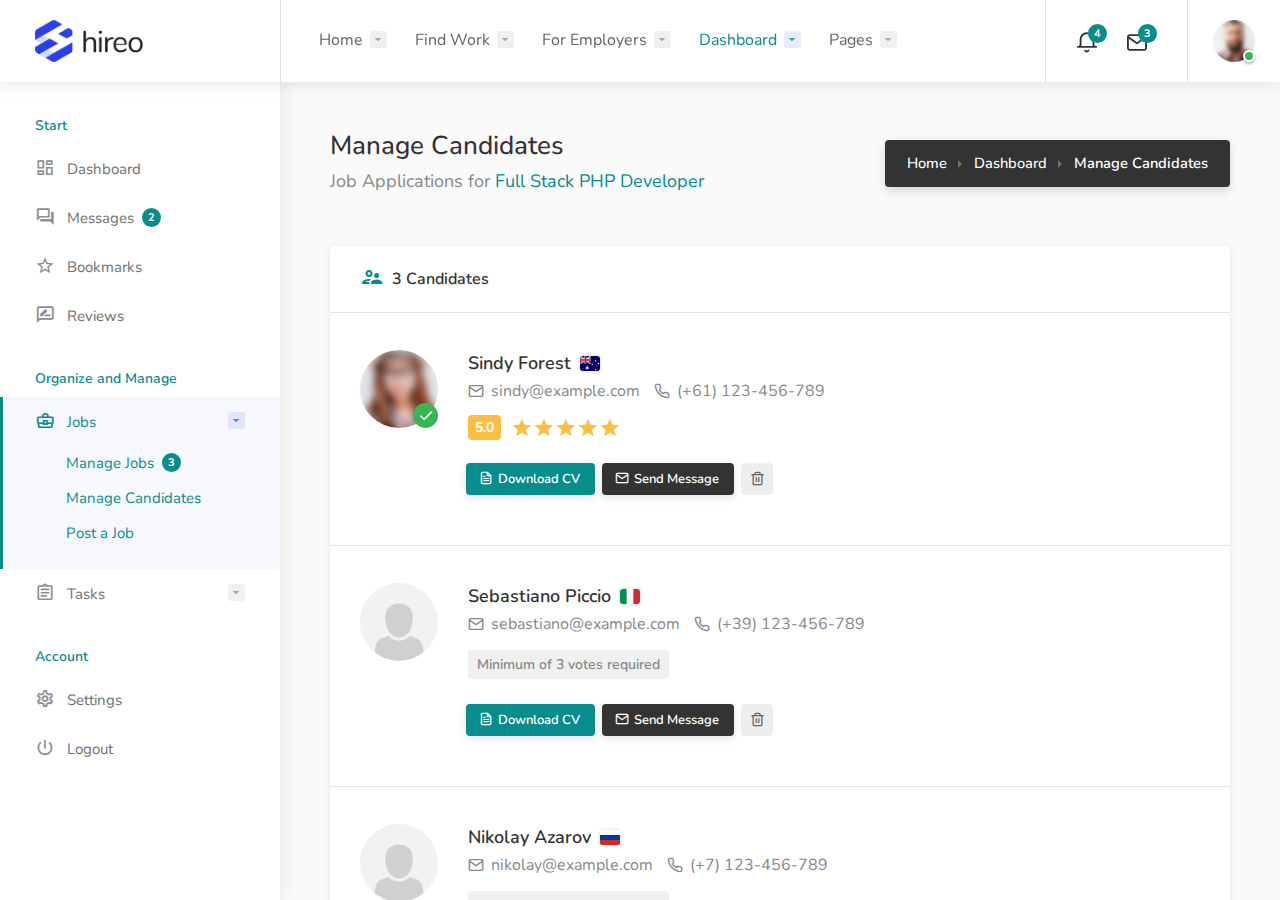
<file: HTML/dashboard-manage-candidates.html>
<!doctype html>
<html lang="en">
<head>

<!-- Basic Page Needs
================================================== -->
<title>Hireo</title>
<meta charset="utf-8">
<meta name="viewport" content="width=device-width, initial-scale=1, maximum-scale=1">

<!-- CSS
================================================== -->
<link rel="stylesheet" href="css/style.css">
<link rel="stylesheet" href="css/colors/blue.css">

</head>
<body class="gray">

<!-- Wrapper -->
<div id="wrapper">

<!-- Header Container
================================================== -->
<header id="header-container" class="fullwidth dashboard-header not-sticky">

	<!-- Header -->
	<div id="header">
		<div class="container">
			
			<!-- Left Side Content -->
			<div class="left-side">
				
				<!-- Logo -->
				<div id="logo">
					<a href="index.html"><img src="images/logo.png" alt=""></a>
				</div>

				<!-- Main Navigation -->
				<nav id="navigation">
					<ul id="responsive">

						<li><a href="#">Home</a>
							<ul class="dropdown-nav">
								<li><a href="index.html">Home 1</a></li>
								<li><a href="index-2.html">Home 2</a></li>
								<li><a href="index-3.html">Home 3</a></li>
							</ul>
						</li>

						<li><a href="#">Find Work</a>
							<ul class="dropdown-nav">
								<li><a href="#">Browse Jobs</a>
									<ul class="dropdown-nav">
										<li><a href="jobs-list-layout-full-page-map.html">Full Page List + Map</a></li>
										<li><a href="jobs-grid-layout-full-page-map.html">Full Page Grid + Map</a></li>
										<li><a href="jobs-grid-layout-full-page.html">Full Page Grid</a></li>
										<li><a href="jobs-list-layout-1.html">List Layout 1</a></li>
										<li><a href="jobs-list-layout-2.html">List Layout 2</a></li>
										<li><a href="jobs-grid-layout.html">Grid Layout</a></li>
									</ul>
								</li>
								<li><a href="#">Browse Tasks</a>
									<ul class="dropdown-nav">
										<li><a href="tasks-list-layout-1.html">List Layout 1</a></li>
										<li><a href="tasks-list-layout-2.html">List Layout 2</a></li>
										<li><a href="tasks-grid-layout.html">Grid Layout</a></li>
										<li><a href="tasks-grid-layout-full-page.html">Full Page Grid</a></li>
									</ul>
								</li>
								<li><a href="browse-companies.html">Browse Companies</a></li>
								<li><a href="single-job-page.html">Job Page</a></li>
								<li><a href="single-task-page.html">Task Page</a></li>
								<li><a href="single-company-profile.html">Company Profile</a></li>
							</ul>
						</li>

						<li><a href="#">For Employers</a>
							<ul class="dropdown-nav">
								<li><a href="#">Find a Freelancer</a>
									<ul class="dropdown-nav">
										<li><a href="freelancers-grid-layout-full-page.html">Full Page Grid</a></li>
										<li><a href="freelancers-grid-layout.html">Grid Layout</a></li>
										<li><a href="freelancers-list-layout-1.html">List Layout 1</a></li>
										<li><a href="freelancers-list-layout-2.html">List Layout 2</a></li>
									</ul>
								</li>
								<li><a href="single-freelancer-profile.html">Freelancer Profile</a></li>
								<li><a href="dashboard-post-a-job.html">Post a Job</a></li>
								<li><a href="dashboard-post-a-task.html">Post a Task</a></li>
							</ul>
						</li>

						<li><a href="#" class="current">Dashboard</a>
							<ul class="dropdown-nav">
								<li><a href="dashboard.html">Dashboard</a></li>
								<li><a href="dashboard-messages.html">Messages</a></li>
								<li><a href="dashboard-bookmarks.html">Bookmarks</a></li>
								<li><a href="dashboard-reviews.html">Reviews</a></li>
								<li><a href="dashboard-manage-jobs.html">Jobs</a>
									<ul class="dropdown-nav">
										<li><a href="dashboard-manage-jobs.html">Manage Jobs</a></li>
										<li><a href="dashboard-manage-candidates.html">Manage Candidates</a></li>
										<li><a href="dashboard-post-a-job.html">Post a Job</a></li>
									</ul>
								</li>
								<li><a href="dashboard-manage-tasks.html">Tasks</a>
									<ul class="dropdown-nav">
										<li><a href="dashboard-manage-tasks.html">Manage Tasks</a></li>
										<li><a href="dashboard-manage-bidders.html">Manage Bidders</a></li>
										<li><a href="dashboard-my-active-bids.html">My Active Bids</a></li>
										<li><a href="dashboard-post-a-task.html">Post a Task</a></li>
									</ul>
								</li>
								<li><a href="dashboard-settings.html">Settings</a></li>
							</ul>
						</li>

						<li><a href="#">Pages</a>
							<ul class="dropdown-nav">
								<li>
									<a href="#">Open Street Map</a>
									<ul class="dropdown-nav">
										<li><a href="jobs-list-layout-full-page-map-OpenStreetMap.html">Full Page List + Map</a></li>
										<li><a href="jobs-grid-layout-full-page-map-OpenStreetMap.html">Full Page Grid + Map</a></li>
										<li><a href="single-job-page-OpenStreetMap.html">Job Page</a></li>
										<li><a href="single-company-profile-OpenStreetMap.html">Company Profile</a></li>
										<li><a href="pages-contact-OpenStreetMap.html">Contact</a></li>
										<li><a href="jobs-list-layout-1-OpenStreetMap.html">Location Autocomplete</a></li>
									</ul>
								</li>
								<li><a href="pages-blog.html">Blog</a></li>
								<li><a href="pages-pricing-plans.html">Pricing Plans</a></li>
								<li><a href="pages-checkout-page.html">Checkout Page</a></li>
								<li><a href="pages-invoice-template.html">Invoice Template</a></li>
								<li><a href="pages-user-interface-elements.html">User Interface Elements</a></li>
								<li><a href="pages-icons-cheatsheet.html">Icons Cheatsheet</a></li>
								<li><a href="pages-login.html">Login & Register</a></li>
								<li><a href="pages-404.html">404 Page</a></li>
								<li><a href="pages-contact.html">Contact</a></li>
							</ul>
						</li>

					</ul>
				</nav>
				<div class="clearfix"></div>
				<!-- Main Navigation / End -->
				
			</div>
			<!-- Left Side Content / End -->


			<!-- Right Side Content / End -->
			<div class="right-side">

				<!--  User Notifications -->
				<div class="header-widget hide-on-mobile">
					
					<!-- Notifications -->
					<div class="header-notifications">

						<!-- Trigger -->
						<div class="header-notifications-trigger">
							<a href="#"><i class="icon-feather-bell"></i><span>4</span></a>
						</div>

						<!-- Dropdown -->
						<div class="header-notifications-dropdown">

							<div class="header-notifications-headline">
								<h4>Notifications</h4>
								<button class="mark-as-read ripple-effect-dark" title="Mark all as read" data-tippy-placement="left">
									<i class="icon-feather-check-square"></i>
								</button>
							</div>

							<div class="header-notifications-content">
								<div class="header-notifications-scroll" data-simplebar>
									<ul>
										<!-- Notification -->
										<li class="notifications-not-read">
											<a href="dashboard-manage-candidates.html">
												<span class="notification-icon"><i class="icon-material-outline-group"></i></span>
												<span class="notification-text">
													<strong>Michael Shannah</strong> applied for a job <span class="color">Full Stack Software Engineer</span>
												</span>
											</a>
										</li>

										<!-- Notification -->
										<li>
											<a href="dashboard-manage-bidders.html">
												<span class="notification-icon"><i class=" icon-material-outline-gavel"></i></span>
												<span class="notification-text">
													<strong>Gilbert Allanis</strong> placed a bid on your <span class="color">iOS App Development</span> project
												</span>
											</a>
										</li>

										<!-- Notification -->
										<li>
											<a href="dashboard-manage-jobs.html">
												<span class="notification-icon"><i class="icon-material-outline-autorenew"></i></span>
												<span class="notification-text">
													Your job listing <span class="color">Full Stack PHP Developer</span> is expiring.
												</span>
											</a>
										</li>

										<!-- Notification -->
										<li>
											<a href="dashboard-manage-candidates.html">
												<span class="notification-icon"><i class="icon-material-outline-group"></i></span>
												<span class="notification-text">
													<strong>Sindy Forrest</strong> applied for a job <span class="color">Full Stack Software Engineer</span>
												</span>
											</a>
										</li>
									</ul>
								</div>
							</div>

						</div>

					</div>
					
					<!-- Messages -->
					<div class="header-notifications">
						<div class="header-notifications-trigger">
							<a href="#"><i class="icon-feather-mail"></i><span>3</span></a>
						</div>

						<!-- Dropdown -->
						<div class="header-notifications-dropdown">

							<div class="header-notifications-headline">
								<h4>Messages</h4>
								<button class="mark-as-read ripple-effect-dark" title="Mark all as read" data-tippy-placement="left">
									<i class="icon-feather-check-square"></i>
								</button>
							</div>

							<div class="header-notifications-content">
								<div class="header-notifications-scroll" data-simplebar>
									<ul>
										<!-- Notification -->
										<li class="notifications-not-read">
											<a href="dashboard-messages.html">
												<span class="notification-avatar status-online"><img src="images/user-avatar-small-03.jpg" alt=""></span>
												<div class="notification-text">
													<strong>David Peterson</strong>
													<p class="notification-msg-text">Thanks for reaching out. I'm quite busy right now on many...</p>
													<span class="color">4 hours ago</span>
												</div>
											</a>
										</li>

										<!-- Notification -->
										<li class="notifications-not-read">
											<a href="dashboard-messages.html">
												<span class="notification-avatar status-offline"><img src="images/user-avatar-small-02.jpg" alt=""></span>
												<div class="notification-text">
													<strong>Sindy Forest</strong>
													<p class="notification-msg-text">Hi Tom! Hate to break it to you, but I'm actually on vacation until...</p>
													<span class="color">Yesterday</span>
												</div>
											</a>
										</li>

										<!-- Notification -->
										<li class="notifications-not-read">
											<a href="dashboard-messages.html">
												<span class="notification-avatar status-online"><img src="images/user-avatar-placeholder.png" alt=""></span>
												<div class="notification-text">
													<strong>Marcin Kowalski</strong>
													<p class="notification-msg-text">I received payment. Thanks for cooperation!</p>
													<span class="color">Yesterday</span>
												</div>
											</a>
										</li>
									</ul>
								</div>
							</div>

							<a href="dashboard-messages.html" class="header-notifications-button ripple-effect button-sliding-icon">View All Messages<i class="icon-material-outline-arrow-right-alt"></i></a>
						</div>
					</div>

				</div>
				<!--  User Notifications / End -->

				<!-- User Menu -->
				<div class="header-widget">

					<!-- Messages -->
					<div class="header-notifications user-menu">
						<div class="header-notifications-trigger">
							<a href="#"><div class="user-avatar status-online"><img src="images/user-avatar-small-01.jpg" alt=""></div></a>
						</div>

						<!-- Dropdown -->
						<div class="header-notifications-dropdown">

							<!-- User Status -->
							<div class="user-status">

								<!-- User Name / Avatar -->
								<div class="user-details">
									<div class="user-avatar status-online"><img src="images/user-avatar-small-01.jpg" alt=""></div>
									<div class="user-name">
										Tom Smith <span>Freelancer</span>
									</div>
								</div>
								
								<!-- User Status Switcher -->
								<div class="status-switch" id="snackbar-user-status">
									<label class="user-online current-status">Online</label>
									<label class="user-invisible">Invisible</label>
									<!-- Status Indicator -->
									<span class="status-indicator" aria-hidden="true"></span>
								</div>	
						</div>
						
						<ul class="user-menu-small-nav">
							<li><a href="dashboard.html"><i class="icon-material-outline-dashboard"></i> Dashboard</a></li>
							<li><a href="dashboard-settings.html"><i class="icon-material-outline-settings"></i> Settings</a></li>
							<li><a href="index-logged-out.html"><i class="icon-material-outline-power-settings-new"></i> Logout</a></li>
						</ul>

						</div>
					</div>

				</div>
				<!-- User Menu / End -->

				<!-- Mobile Navigation Button -->
				<span class="mmenu-trigger">
					<button class="hamburger hamburger--collapse" type="button">
						<span class="hamburger-box">
							<span class="hamburger-inner"></span>
						</span>
					</button>
				</span>

			</div>
			<!-- Right Side Content / End -->

		</div>
	</div>
	<!-- Header / End -->

</header>
<div class="clearfix"></div>
<!-- Header Container / End -->


<!-- Dashboard Container -->
<div class="dashboard-container">

	<!-- Dashboard Sidebar
	================================================== -->
	<div class="dashboard-sidebar">
		<div class="dashboard-sidebar-inner" data-simplebar>
			<div class="dashboard-nav-container">

				<!-- Responsive Navigation Trigger -->
				<a href="#" class="dashboard-responsive-nav-trigger">
					<span class="hamburger hamburger--collapse" >
						<span class="hamburger-box">
							<span class="hamburger-inner"></span>
						</span>
					</span>
					<span class="trigger-title">Dashboard Navigation</span>
				</a>
				
				<!-- Navigation -->
				<div class="dashboard-nav">
					<div class="dashboard-nav-inner">

						<ul data-submenu-title="Start">
							<li><a href="dashboard.html"><i class="icon-material-outline-dashboard"></i> Dashboard</a></li>
							<li><a href="dashboard-messages.html"><i class="icon-material-outline-question-answer"></i> Messages <span class="nav-tag">2</span></a></li>
							<li><a href="dashboard-bookmarks.html"><i class="icon-material-outline-star-border"></i> Bookmarks</a></li>
							<li><a href="dashboard-reviews.html"><i class="icon-material-outline-rate-review"></i> Reviews</a></li>
						</ul>
						
						<ul data-submenu-title="Organize and Manage">
							<li class="active-submenu"><a href="#"><i class="icon-material-outline-business-center"></i> Jobs</a>
								<ul>
									<li><a href="dashboard-manage-jobs.html">Manage Jobs <span class="nav-tag">3</span></a></li>
									<li><a href="dashboard-manage-candidates.html">Manage Candidates</a></li>
									<li><a href="dashboard-post-a-job.html">Post a Job</a></li>
								</ul>	
							</li>
							<li><a href="#"><i class="icon-material-outline-assignment"></i> Tasks</a>
								<ul>
									<li><a href="dashboard-manage-tasks.html">Manage Tasks <span class="nav-tag">2</span></a></li>
									<li><a href="dashboard-manage-bidders.html">Manage Bidders</a></li>
									<li><a href="dashboard-my-active-bids.html">My Active Bids <span class="nav-tag">4</span></a></li>
									<li><a href="dashboard-post-a-task.html">Post a Task</a></li>
								</ul>	
							</li>
						</ul>

						<ul data-submenu-title="Account">
							<li><a href="dashboard-settings.html"><i class="icon-material-outline-settings"></i> Settings</a></li>
							<li><a href="index-logged-out.html"><i class="icon-material-outline-power-settings-new"></i> Logout</a></li>
						</ul>
						
					</div>
				</div>
				<!-- Navigation / End -->

			</div>
		</div>
	</div>
	<!-- Dashboard Sidebar / End -->


	<!-- Dashboard Content
	================================================== -->
	<div class="dashboard-content-container" data-simplebar>
		<div class="dashboard-content-inner" >
			
			<!-- Dashboard Headline -->
			<div class="dashboard-headline">
				<h3>Manage Candidates</h3>
				<span class="margin-top-7">Job Applications for <a href="#">Full Stack PHP Developer</a></span>

				<!-- Breadcrumbs -->
				<nav id="breadcrumbs" class="dark">
					<ul>
						<li><a href="#">Home</a></li>
						<li><a href="#">Dashboard</a></li>
						<li>Manage Candidates</li>
					</ul>
				</nav>
			</div>
	
			<!-- Row -->
			<div class="row">

				<!-- Dashboard Box -->
				<div class="col-xl-12">
					<div class="dashboard-box margin-top-0">

						<!-- Headline -->
						<div class="headline">
							<h3><i class="icon-material-outline-supervisor-account"></i> 3 Candidates</h3>
						</div>

						<div class="content">
							<ul class="dashboard-box-list">
								<li>
									<!-- Overview -->
									<div class="freelancer-overview manage-candidates">
										<div class="freelancer-overview-inner">

											<!-- Avatar -->
											<div class="freelancer-avatar">
												<div class="verified-badge"></div>
												<a href="#"><img src="images/user-avatar-big-03.jpg" alt=""></a>
											</div>

											<!-- Name -->
											<div class="freelancer-name">
												<h4><a href="#">Sindy Forest <img class="flag" src="images/flags/au.svg" alt="" title="Australia" data-tippy-placement="top"></a></h4>

												<!-- Details -->
												<span class="freelancer-detail-item"><a href="#"><i class="icon-feather-mail"></i> sindy@example.com</a></span>
												<span class="freelancer-detail-item"><i class="icon-feather-phone"></i> (+61) 123-456-789</span>

												<!-- Rating -->
												<div class="freelancer-rating">
													<div class="star-rating" data-rating="5.0"></div>
												</div>

												<!-- Buttons -->
												<div class="buttons-to-right always-visible margin-top-25 margin-bottom-5">
													<a href="#" class="button ripple-effect"><i class="icon-feather-file-text"></i> Download CV</a>
													<a href="#small-dialog" class="popup-with-zoom-anim button dark ripple-effect"><i class="icon-feather-mail"></i> Send Message</a>
													<a href="#" class="button gray ripple-effect ico" title="Remove Candidate" data-tippy-placement="top"><i class="icon-feather-trash-2"></i></a>
												</div>
											</div>
										</div>
									</div>
								</li>

								<li>
									<!-- Overview -->
									<div class="freelancer-overview manage-candidates">
										<div class="freelancer-overview-inner">

											<!-- Avatar -->
											<div class="freelancer-avatar">
												<a href="#"><img src="images/user-avatar-placeholder.png" alt=""></a>
											</div>

											<!-- Name -->
											<div class="freelancer-name">
												<h4><a href="#">Sebastiano Piccio <img class="flag" src="images/flags/it.svg" alt="" title="Italy" data-tippy-placement="top"></a></h4>
											

												<!-- Details -->
												<span class="freelancer-detail-item"><a href="#"><i class="icon-feather-mail"></i> sebastiano@example.com</a></span>
												<span class="freelancer-detail-item"><i class="icon-feather-phone"></i> (+39) 123-456-789</span>

												<!-- Rating -->
												<br>
												<span class="company-not-rated">Minimum of 3 votes required</span>

												<!-- Buttons -->
												<div class="buttons-to-right always-visible margin-top-25 margin-bottom-5">
													<a href="#" class="button ripple-effect"><i class="icon-feather-file-text"></i> Download CV</a>
													<a href="#small-dialog" class="popup-with-zoom-anim button dark ripple-effect"><i class="icon-feather-mail"></i> Send Message</a>
													<a href="#" class="button gray ripple-effect ico" title="Remove Candidate" data-tippy-placement="top"><i class="icon-feather-trash-2"></i></a>
												</div>
											</div>
										</div>
									</div>
								</li>

								<li>
									<!-- Overview -->
									<div class="freelancer-overview manage-candidates">
										<div class="freelancer-overview-inner">

											<!-- Avatar -->
											<div class="freelancer-avatar">
												<a href="#"><img src="images/user-avatar-placeholder.png" alt=""></a>
											</div>

											<!-- Name -->
											<div class="freelancer-name">
												<h4><a href="#">Nikolay Azarov <img class="flag" src="images/flags/ru.svg" alt="" title="Russia" data-tippy-placement="top"></a></h4>

												<!-- Details -->
												<span class="freelancer-detail-item"><a href="#"><i class="icon-feather-mail"></i> nikolay@example.com</a></span>
												<span class="freelancer-detail-item"><i class="icon-feather-phone"></i> (+7) 123-456-789</span>

												<!-- Rating -->
												<br>
												<span class="company-not-rated">Minimum of 3 votes required</span>

												<!-- Buttons -->
												<div class="buttons-to-right always-visible margin-top-25 margin-bottom-5">
													<a href="#" class="button ripple-effect"><i class="icon-feather-file-text"></i> Download CV</a>
													<a href="#small-dialog" class="popup-with-zoom-anim button dark ripple-effect"><i class="icon-feather-mail"></i> Send Message</a>
													<a href="#" class="button gray ripple-effect ico" title="Remove Candidate" data-tippy-placement="top"><i class="icon-feather-trash-2"></i></a>
												</div>
											</div>
										</div>
									</div>
								</li>

							</ul>
						</div>
					</div>
				</div>

			</div>
			<!-- Row / End -->

			<!-- Footer -->
			<div class="dashboard-footer-spacer"></div>
			<div class="small-footer margin-top-15">
				<div class="small-footer-copyrights">
					© 2019 <strong>Hireo</strong>. All Rights Reserved.
				</div>
				<ul class="footer-social-links">
					<li>
						<a href="#" title="Facebook" data-tippy-placement="top">
							<i class="icon-brand-facebook-f"></i>
						</a>
					</li>
					<li>
						<a href="#" title="Twitter" data-tippy-placement="top">
							<i class="icon-brand-twitter"></i>
						</a>
					</li>
					<li>
						<a href="#" title="Google Plus" data-tippy-placement="top">
							<i class="icon-brand-google-plus-g"></i>
						</a>
					</li>
					<li>
						<a href="#" title="LinkedIn" data-tippy-placement="top">
							<i class="icon-brand-linkedin-in"></i>
						</a>
					</li>
				</ul>
				<div class="clearfix"></div>
			</div>
			<!-- Footer / End -->

		</div>
	</div>
	<!-- Dashboard Content / End -->

</div>
<!-- Dashboard Container / End -->

</div>
<!-- Wrapper / End -->


<!-- Send Direct Message Popup
================================================== -->
<div id="small-dialog" class="zoom-anim-dialog mfp-hide dialog-with-tabs">

	<!--Tabs -->
	<div class="sign-in-form">

		<ul class="popup-tabs-nav">
			<li><a href="#tab">Send Message</a></li>
		</ul>

		<div class="popup-tabs-container">

			<!-- Tab -->
			<div class="popup-tab-content" id="tab">
				
				<!-- Welcome Text -->
				<div class="welcome-text">
					<h3>Direct Message To Sindy</h3>
				</div>
					
				<!-- Form -->
				<form method="post" id="send-pm">
					<textarea name="textarea" cols="10" placeholder="Message" class="with-border" required></textarea>
				</form>
				
				<!-- Button -->
				<button class="button full-width button-sliding-icon ripple-effect" type="submit" form="send-pm">Send <i class="icon-material-outline-arrow-right-alt"></i></button>

			</div>

		</div>
	</div>
</div>
<!-- Send Direct Message Popup / End -->


<!-- Scripts
================================================== -->
<script src="js/jquery-3.5.1.min.js"></script>
<script src="js/jquery-migrate-3.3.1.min.js"></script>
<script src="js/mmenu.min.js"></script>
<script src="js/tippy.all.min.js"></script>
<script src="js/simplebar.min.js"></script>
<script src="js/bootstrap-slider.min.js"></script>
<script src="js/bootstrap-select.min.js"></script>
<script src="js/snackbar.js"></script>
<script src="js/clipboard.min.js"></script>
<script src="js/counterup.min.js"></script>
<script src="js/magnific-popup.min.js"></script>
<script src="js/slick.min.js"></script>
<script src="js/custom.js"></script>

<!-- Snackbar // documentation: https://www.polonel.com/snackbar/ -->
<script>
// Snackbar for user status switcher
$('#snackbar-user-status label').click(function() { 
	Snackbar.show({
		text: 'Your status has been changed!',
		pos: 'bottom-center',
		showAction: false,
		actionText: "Dismiss",
		duration: 3000,
		textColor: '#fff',
		backgroundColor: '#383838'
	}); 
}); 
</script>

</body>
</html>
</file>
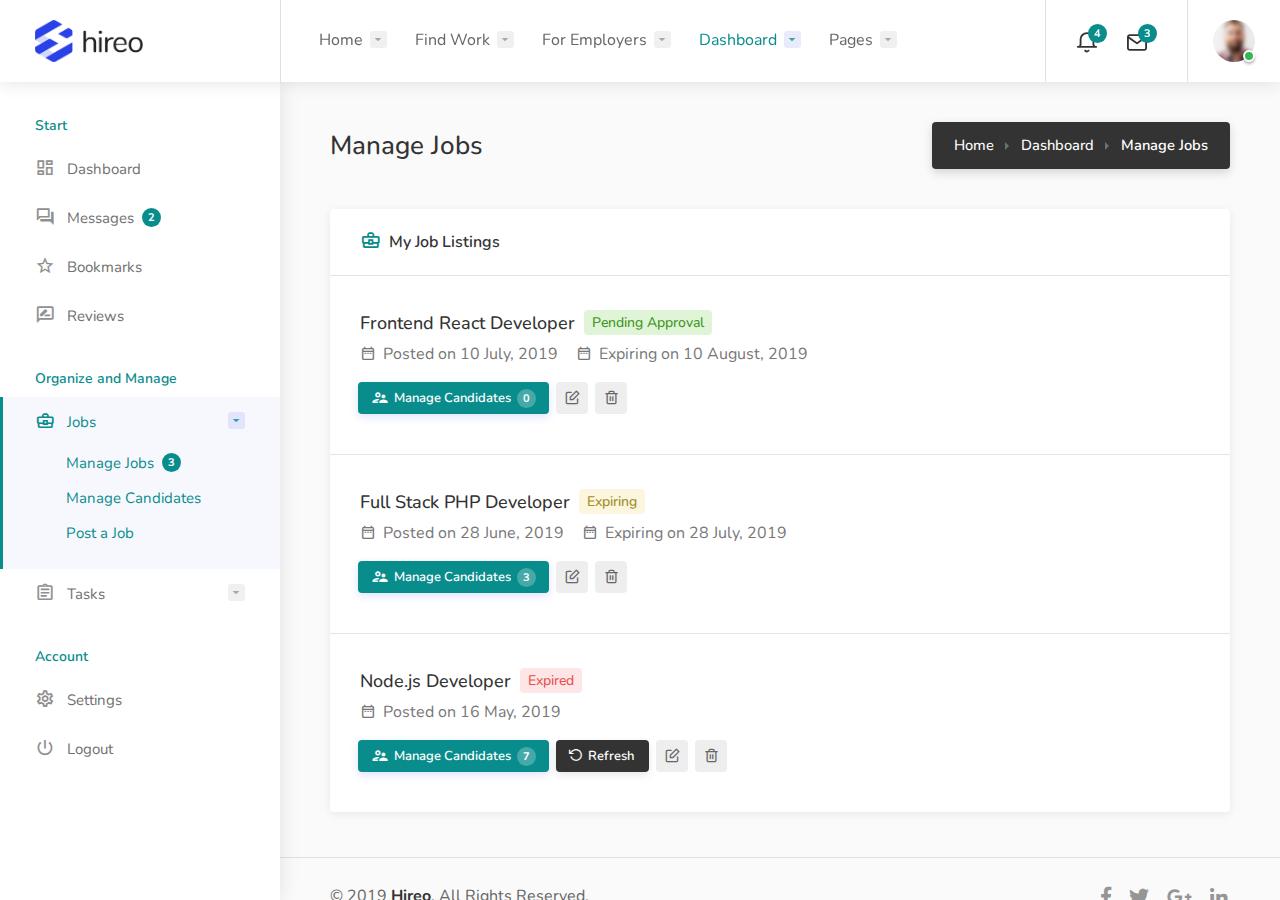
<file: HTML/dashboard-manage-jobs.html>
<!doctype html>
<html lang="en">
<head>

<!-- Basic Page Needs
================================================== -->
<title>Hireo</title>
<meta charset="utf-8">
<meta name="viewport" content="width=device-width, initial-scale=1, maximum-scale=1">

<!-- CSS
================================================== -->
<link rel="stylesheet" href="css/style.css">
<link rel="stylesheet" href="css/colors/blue.css">

</head>
<body class="gray">

<!-- Wrapper -->
<div id="wrapper">

<!-- Header Container
================================================== -->
<header id="header-container" class="fullwidth dashboard-header not-sticky">

	<!-- Header -->
	<div id="header">
		<div class="container">
			
			<!-- Left Side Content -->
			<div class="left-side">
				
				<!-- Logo -->
				<div id="logo">
					<a href="index.html"><img src="images/logo.png" alt=""></a>
				</div>

				<!-- Main Navigation -->
				<nav id="navigation">
					<ul id="responsive">

						<li><a href="#">Home</a>
							<ul class="dropdown-nav">
								<li><a href="index.html">Home 1</a></li>
								<li><a href="index-2.html">Home 2</a></li>
								<li><a href="index-3.html">Home 3</a></li>
							</ul>
						</li>

						<li><a href="#">Find Work</a>
							<ul class="dropdown-nav">
								<li><a href="#">Browse Jobs</a>
									<ul class="dropdown-nav">
										<li><a href="jobs-list-layout-full-page-map.html">Full Page List + Map</a></li>
										<li><a href="jobs-grid-layout-full-page-map.html">Full Page Grid + Map</a></li>
										<li><a href="jobs-grid-layout-full-page.html">Full Page Grid</a></li>
										<li><a href="jobs-list-layout-1.html">List Layout 1</a></li>
										<li><a href="jobs-list-layout-2.html">List Layout 2</a></li>
										<li><a href="jobs-grid-layout.html">Grid Layout</a></li>
									</ul>
								</li>
								<li><a href="#">Browse Tasks</a>
									<ul class="dropdown-nav">
										<li><a href="tasks-list-layout-1.html">List Layout 1</a></li>
										<li><a href="tasks-list-layout-2.html">List Layout 2</a></li>
										<li><a href="tasks-grid-layout.html">Grid Layout</a></li>
										<li><a href="tasks-grid-layout-full-page.html">Full Page Grid</a></li>
									</ul>
								</li>
								<li><a href="browse-companies.html">Browse Companies</a></li>
								<li><a href="single-job-page.html">Job Page</a></li>
								<li><a href="single-task-page.html">Task Page</a></li>
								<li><a href="single-company-profile.html">Company Profile</a></li>
							</ul>
						</li>

						<li><a href="#">For Employers</a>
							<ul class="dropdown-nav">
								<li><a href="#">Find a Freelancer</a>
									<ul class="dropdown-nav">
										<li><a href="freelancers-grid-layout-full-page.html">Full Page Grid</a></li>
										<li><a href="freelancers-grid-layout.html">Grid Layout</a></li>
										<li><a href="freelancers-list-layout-1.html">List Layout 1</a></li>
										<li><a href="freelancers-list-layout-2.html">List Layout 2</a></li>
									</ul>
								</li>
								<li><a href="single-freelancer-profile.html">Freelancer Profile</a></li>
								<li><a href="dashboard-post-a-job.html">Post a Job</a></li>
								<li><a href="dashboard-post-a-task.html">Post a Task</a></li>
							</ul>
						</li>

						<li><a href="#" class="current">Dashboard</a>
							<ul class="dropdown-nav">
								<li><a href="dashboard.html">Dashboard</a></li>
								<li><a href="dashboard-messages.html">Messages</a></li>
								<li><a href="dashboard-bookmarks.html">Bookmarks</a></li>
								<li><a href="dashboard-reviews.html">Reviews</a></li>
								<li><a href="dashboard-manage-jobs.html">Jobs</a>
									<ul class="dropdown-nav">
										<li><a href="dashboard-manage-jobs.html">Manage Jobs</a></li>
										<li><a href="dashboard-manage-candidates.html">Manage Candidates</a></li>
										<li><a href="dashboard-post-a-job.html">Post a Job</a></li>
									</ul>
								</li>
								<li><a href="dashboard-manage-tasks.html">Tasks</a>
									<ul class="dropdown-nav">
										<li><a href="dashboard-manage-tasks.html">Manage Tasks</a></li>
										<li><a href="dashboard-manage-bidders.html">Manage Bidders</a></li>
										<li><a href="dashboard-my-active-bids.html">My Active Bids</a></li>
										<li><a href="dashboard-post-a-task.html">Post a Task</a></li>
									</ul>
								</li>
								<li><a href="dashboard-settings.html">Settings</a></li>
							</ul>
						</li>

						<li><a href="#">Pages</a>
							<ul class="dropdown-nav">
								<li>
									<a href="#">Open Street Map</a>
									<ul class="dropdown-nav">
										<li><a href="jobs-list-layout-full-page-map-OpenStreetMap.html">Full Page List + Map</a></li>
										<li><a href="jobs-grid-layout-full-page-map-OpenStreetMap.html">Full Page Grid + Map</a></li>
										<li><a href="single-job-page-OpenStreetMap.html">Job Page</a></li>
										<li><a href="single-company-profile-OpenStreetMap.html">Company Profile</a></li>
										<li><a href="pages-contact-OpenStreetMap.html">Contact</a></li>
										<li><a href="jobs-list-layout-1-OpenStreetMap.html">Location Autocomplete</a></li>
									</ul>
								</li>
								<li><a href="pages-blog.html">Blog</a></li>
								<li><a href="pages-pricing-plans.html">Pricing Plans</a></li>
								<li><a href="pages-checkout-page.html">Checkout Page</a></li>
								<li><a href="pages-invoice-template.html">Invoice Template</a></li>
								<li><a href="pages-user-interface-elements.html">User Interface Elements</a></li>
								<li><a href="pages-icons-cheatsheet.html">Icons Cheatsheet</a></li>
								<li><a href="pages-login.html">Login & Register</a></li>
								<li><a href="pages-404.html">404 Page</a></li>
								<li><a href="pages-contact.html">Contact</a></li>
							</ul>
						</li>

					</ul>
				</nav>
				<div class="clearfix"></div>
				<!-- Main Navigation / End -->
				
			</div>
			<!-- Left Side Content / End -->


			<!-- Right Side Content / End -->
			<div class="right-side">

				<!--  User Notifications -->
				<div class="header-widget hide-on-mobile">
					
					<!-- Notifications -->
					<div class="header-notifications">

						<!-- Trigger -->
						<div class="header-notifications-trigger">
							<a href="#"><i class="icon-feather-bell"></i><span>4</span></a>
						</div>

						<!-- Dropdown -->
						<div class="header-notifications-dropdown">

							<div class="header-notifications-headline">
								<h4>Notifications</h4>
								<button class="mark-as-read ripple-effect-dark" title="Mark all as read" data-tippy-placement="left">
									<i class="icon-feather-check-square"></i>
								</button>
							</div>

							<div class="header-notifications-content">
								<div class="header-notifications-scroll" data-simplebar>
									<ul>
										<!-- Notification -->
										<li class="notifications-not-read">
											<a href="dashboard-manage-candidates.html">
												<span class="notification-icon"><i class="icon-material-outline-group"></i></span>
												<span class="notification-text">
													<strong>Michael Shannah</strong> applied for a job <span class="color">Full Stack Software Engineer</span>
												</span>
											</a>
										</li>

										<!-- Notification -->
										<li>
											<a href="dashboard-manage-bidders.html">
												<span class="notification-icon"><i class=" icon-material-outline-gavel"></i></span>
												<span class="notification-text">
													<strong>Gilbert Allanis</strong> placed a bid on your <span class="color">iOS App Development</span> project
												</span>
											</a>
										</li>

										<!-- Notification -->
										<li>
											<a href="dashboard-manage-jobs.html">
												<span class="notification-icon"><i class="icon-material-outline-autorenew"></i></span>
												<span class="notification-text">
													Your job listing <span class="color">Full Stack PHP Developer</span> is expiring.
												</span>
											</a>
										</li>

										<!-- Notification -->
										<li>
											<a href="dashboard-manage-candidates.html">
												<span class="notification-icon"><i class="icon-material-outline-group"></i></span>
												<span class="notification-text">
													<strong>Sindy Forrest</strong> applied for a job <span class="color">Full Stack Software Engineer</span>
												</span>
											</a>
										</li>
									</ul>
								</div>
							</div>

						</div>

					</div>
					
					<!-- Messages -->
					<div class="header-notifications">
						<div class="header-notifications-trigger">
							<a href="#"><i class="icon-feather-mail"></i><span>3</span></a>
						</div>

						<!-- Dropdown -->
						<div class="header-notifications-dropdown">

							<div class="header-notifications-headline">
								<h4>Messages</h4>
								<button class="mark-as-read ripple-effect-dark" title="Mark all as read" data-tippy-placement="left">
									<i class="icon-feather-check-square"></i>
								</button>
							</div>

							<div class="header-notifications-content">
								<div class="header-notifications-scroll" data-simplebar>
									<ul>
										<!-- Notification -->
										<li class="notifications-not-read">
											<a href="dashboard-messages.html">
												<span class="notification-avatar status-online"><img src="images/user-avatar-small-03.jpg" alt=""></span>
												<div class="notification-text">
													<strong>David Peterson</strong>
													<p class="notification-msg-text">Thanks for reaching out. I'm quite busy right now on many...</p>
													<span class="color">4 hours ago</span>
												</div>
											</a>
										</li>

										<!-- Notification -->
										<li class="notifications-not-read">
											<a href="dashboard-messages.html">
												<span class="notification-avatar status-offline"><img src="images/user-avatar-small-02.jpg" alt=""></span>
												<div class="notification-text">
													<strong>Sindy Forest</strong>
													<p class="notification-msg-text">Hi Tom! Hate to break it to you, but I'm actually on vacation until...</p>
													<span class="color">Yesterday</span>
												</div>
											</a>
										</li>

										<!-- Notification -->
										<li class="notifications-not-read">
											<a href="dashboard-messages.html">
												<span class="notification-avatar status-online"><img src="images/user-avatar-placeholder.png" alt=""></span>
												<div class="notification-text">
													<strong>Marcin Kowalski</strong>
													<p class="notification-msg-text">I received payment. Thanks for cooperation!</p>
													<span class="color">Yesterday</span>
												</div>
											</a>
										</li>
									</ul>
								</div>
							</div>

							<a href="dashboard-messages.html" class="header-notifications-button ripple-effect button-sliding-icon">View All Messages<i class="icon-material-outline-arrow-right-alt"></i></a>
						</div>
					</div>

				</div>
				<!--  User Notifications / End -->

				<!-- User Menu -->
				<div class="header-widget">

					<!-- Messages -->
					<div class="header-notifications user-menu">
						<div class="header-notifications-trigger">
							<a href="#"><div class="user-avatar status-online"><img src="images/user-avatar-small-01.jpg" alt=""></div></a>
						</div>

						<!-- Dropdown -->
						<div class="header-notifications-dropdown">

							<!-- User Status -->
							<div class="user-status">

								<!-- User Name / Avatar -->
								<div class="user-details">
									<div class="user-avatar status-online"><img src="images/user-avatar-small-01.jpg" alt=""></div>
									<div class="user-name">
										Tom Smith <span>Freelancer</span>
									</div>
								</div>
								
								<!-- User Status Switcher -->
								<div class="status-switch" id="snackbar-user-status">
									<label class="user-online current-status">Online</label>
									<label class="user-invisible">Invisible</label>
									<!-- Status Indicator -->
									<span class="status-indicator" aria-hidden="true"></span>
								</div>	
						</div>
						
						<ul class="user-menu-small-nav">
							<li><a href="dashboard.html"><i class="icon-material-outline-dashboard"></i> Dashboard</a></li>
							<li><a href="dashboard-settings.html"><i class="icon-material-outline-settings"></i> Settings</a></li>
							<li><a href="index-logged-out.html"><i class="icon-material-outline-power-settings-new"></i> Logout</a></li>
						</ul>

						</div>
					</div>

				</div>
				<!-- User Menu / End -->

				<!-- Mobile Navigation Button -->
				<span class="mmenu-trigger">
					<button class="hamburger hamburger--collapse" type="button">
						<span class="hamburger-box">
							<span class="hamburger-inner"></span>
						</span>
					</button>
				</span>

			</div>
			<!-- Right Side Content / End -->

		</div>
	</div>
	<!-- Header / End -->

</header>
<div class="clearfix"></div>
<!-- Header Container / End -->


<!-- Dashboard Container -->
<div class="dashboard-container">

	<!-- Dashboard Sidebar
	================================================== -->
	<div class="dashboard-sidebar">
		<div class="dashboard-sidebar-inner" data-simplebar>
			<div class="dashboard-nav-container">

				<!-- Responsive Navigation Trigger -->
				<a href="#" class="dashboard-responsive-nav-trigger">
					<span class="hamburger hamburger--collapse" >
						<span class="hamburger-box">
							<span class="hamburger-inner"></span>
						</span>
					</span>
					<span class="trigger-title">Dashboard Navigation</span>
				</a>
				
				<!-- Navigation -->
				<div class="dashboard-nav">
					<div class="dashboard-nav-inner">

						<ul data-submenu-title="Start">
							<li><a href="dashboard.html"><i class="icon-material-outline-dashboard"></i> Dashboard</a></li>
							<li><a href="dashboard-messages.html"><i class="icon-material-outline-question-answer"></i> Messages <span class="nav-tag">2</span></a></li>
							<li><a href="dashboard-bookmarks.html"><i class="icon-material-outline-star-border"></i> Bookmarks</a></li>
							<li><a href="dashboard-reviews.html"><i class="icon-material-outline-rate-review"></i> Reviews</a></li>
						</ul>
						
						<ul data-submenu-title="Organize and Manage">
							<li class="active-submenu"><a href="#"><i class="icon-material-outline-business-center"></i> Jobs</a>
								<ul>
									<li><a href="dashboard-manage-jobs.html">Manage Jobs <span class="nav-tag">3</span></a></li>
									<li><a href="dashboard-manage-candidates.html">Manage Candidates</a></li>
									<li><a href="dashboard-post-a-job.html">Post a Job</a></li>
								</ul>	
							</li>
							<li><a href="#"><i class="icon-material-outline-assignment"></i> Tasks</a>
								<ul>
									<li><a href="dashboard-manage-tasks.html">Manage Tasks <span class="nav-tag">2</span></a></li>
									<li><a href="dashboard-manage-bidders.html">Manage Bidders</a></li>
									<li><a href="dashboard-my-active-bids.html">My Active Bids <span class="nav-tag">4</span></a></li>
									<li><a href="dashboard-post-a-task.html">Post a Task</a></li>
								</ul>	
							</li>
						</ul>

						<ul data-submenu-title="Account">
							<li><a href="dashboard-settings.html"><i class="icon-material-outline-settings"></i> Settings</a></li>
							<li><a href="index-logged-out.html"><i class="icon-material-outline-power-settings-new"></i> Logout</a></li>
						</ul>
						
					</div>
				</div>
				<!-- Navigation / End -->

			</div>
		</div>
	</div>
	<!-- Dashboard Sidebar / End -->


	<!-- Dashboard Content
	================================================== -->
	<div class="dashboard-content-container" data-simplebar>
		<div class="dashboard-content-inner" >
			
			<!-- Dashboard Headline -->
			<div class="dashboard-headline">
				<h3>Manage Jobs</h3>

				<!-- Breadcrumbs -->
				<nav id="breadcrumbs" class="dark">
					<ul>
						<li><a href="#">Home</a></li>
						<li><a href="#">Dashboard</a></li>
						<li>Manage Jobs</li>
					</ul>
				</nav>
			</div>
	
			<!-- Row -->
			<div class="row">

				<!-- Dashboard Box -->
				<div class="col-xl-12">
					<div class="dashboard-box margin-top-0">

						<!-- Headline -->
						<div class="headline">
							<h3><i class="icon-material-outline-business-center"></i> My Job Listings</h3>
						</div>

						<div class="content">
							<ul class="dashboard-box-list">
								<li>
									<!-- Job Listing -->
									<div class="job-listing">

										<!-- Job Listing Details -->
										<div class="job-listing-details">

											<!-- Logo -->
<!-- 											<a href="#" class="job-listing-company-logo">
												<img src="images/company-logo-05.png" alt="">
											</a> -->

											<!-- Details -->
											<div class="job-listing-description">
												<h3 class="job-listing-title"><a href="#">Frontend React Developer</a> <span class="dashboard-status-button green">Pending Approval</span></h3>

												<!-- Job Listing Footer -->
												<div class="job-listing-footer">
													<ul>
														<li><i class="icon-material-outline-date-range"></i> Posted on 10 July, 2019</li>
														<li><i class="icon-material-outline-date-range"></i> Expiring on 10 August, 2019</li>
													</ul>
												</div>
											</div>
										</div>
									</div>

									<!-- Buttons -->
									<div class="buttons-to-right always-visible">
										<a href="dashboard-manage-candidates.html" class="button ripple-effect"><i class="icon-material-outline-supervisor-account"></i> Manage Candidates <span class="button-info">0</span></a>
										<a href="#" class="button gray ripple-effect ico" title="Edit" data-tippy-placement="top"><i class="icon-feather-edit"></i></a>
										<a href="#" class="button gray ripple-effect ico" title="Remove" data-tippy-placement="top"><i class="icon-feather-trash-2"></i></a>
									</div>
								</li>

								<li>
									<!-- Job Listing -->
									<div class="job-listing">

										<!-- Job Listing Details -->
										<div class="job-listing-details">

											<!-- Details -->
											<div class="job-listing-description">
												<h3 class="job-listing-title"><a href="#">Full Stack PHP Developer</a> <span class="dashboard-status-button yellow">Expiring</span></h3>

												<!-- Job Listing Footer -->
												<div class="job-listing-footer">
													<ul>
														<li><i class="icon-material-outline-date-range"></i> Posted on 28 June, 2019</li>
														<li><i class="icon-material-outline-date-range"></i> Expiring on 28 July, 2019</li>
													</ul>
												</div>
											</div>

										</div>
									</div>

									<!-- Buttons -->
									<div class="buttons-to-right always-visible">
										<a href="dashboard-manage-candidates.html" class="button ripple-effect"><i class="icon-material-outline-supervisor-account"></i> Manage Candidates <span class="button-info">3</span></a>
										<a href="#" class="button gray ripple-effect ico" title="Edit" data-tippy-placement="top"><i class="icon-feather-edit"></i></a>
										<a href="#" class="button gray ripple-effect ico" title="Remove" data-tippy-placement="top"><i class="icon-feather-trash-2"></i></a>
									</div>
								</li>

								<li>
									<!-- Job Listing -->
									<div class="job-listing">

										<!-- Job Listing Details -->
										<div class="job-listing-details">

											<!-- Details -->
											<div class="job-listing-description">
												<h3 class="job-listing-title"><a href="#">Node.js Developer</a> <span class="dashboard-status-button red">Expired</span></h3>

												<!-- Job Listing Footer -->
												<div class="job-listing-footer">
													<ul>
														<li><i class="icon-material-outline-date-range"></i> Posted on 16 May, 2019</li>
													</ul>
												</div>
											</div>
										</div>
									</div>

									<!-- Buttons -->
									<div class="buttons-to-right always-visible">
										<a href="dashboard-manage-candidates.html" class="button ripple-effect"><i class="icon-material-outline-supervisor-account"></i> Manage Candidates <span class="button-info">7</span></a>
										<a href="#" class="button dark ripple-effect"><i class="icon-feather-rotate-ccw"></i> Refresh</a>
										<a href="#" class="button gray ripple-effect ico" title="Edit" data-tippy-placement="top"><i class="icon-feather-edit"></i></a>
										<a href="#" class="button gray ripple-effect ico" title="Remove" data-tippy-placement="top"><i class="icon-feather-trash-2"></i></a>
									</div>
								</li>

							</ul>
						</div>
					</div>
				</div>

			</div>
			<!-- Row / End -->

			<!-- Footer -->
			<div class="dashboard-footer-spacer"></div>
			<div class="small-footer margin-top-15">
				<div class="small-footer-copyrights">
					© 2019 <strong>Hireo</strong>. All Rights Reserved.
				</div>
				<ul class="footer-social-links">
					<li>
						<a href="#" title="Facebook" data-tippy-placement="top">
							<i class="icon-brand-facebook-f"></i>
						</a>
					</li>
					<li>
						<a href="#" title="Twitter" data-tippy-placement="top">
							<i class="icon-brand-twitter"></i>
						</a>
					</li>
					<li>
						<a href="#" title="Google Plus" data-tippy-placement="top">
							<i class="icon-brand-google-plus-g"></i>
						</a>
					</li>
					<li>
						<a href="#" title="LinkedIn" data-tippy-placement="top">
							<i class="icon-brand-linkedin-in"></i>
						</a>
					</li>
				</ul>
				<div class="clearfix"></div>
			</div>
			<!-- Footer / End -->

		</div>
	</div>
	<!-- Dashboard Content / End -->

</div>
<!-- Dashboard Container / End -->

</div>
<!-- Wrapper / End -->


<!-- Scripts
================================================== -->
<script src="js/jquery-3.5.1.min.js"></script>
<script src="js/jquery-migrate-3.3.1.min.js"></script>
<script src="js/mmenu.min.js"></script>
<script src="js/tippy.all.min.js"></script>
<script src="js/simplebar.min.js"></script>
<script src="js/bootstrap-slider.min.js"></script>
<script src="js/bootstrap-select.min.js"></script>
<script src="js/snackbar.js"></script>
<script src="js/clipboard.min.js"></script>
<script src="js/counterup.min.js"></script>
<script src="js/magnific-popup.min.js"></script>
<script src="js/slick.min.js"></script>
<script src="js/custom.js"></script>

<!-- Snackbar // documentation: https://www.polonel.com/snackbar/ -->
<script>
// Snackbar for user status switcher
$('#snackbar-user-status label').click(function() { 
	Snackbar.show({
		text: 'Your status has been changed!',
		pos: 'bottom-center',
		showAction: false,
		actionText: "Dismiss",
		duration: 3000,
		textColor: '#fff',
		backgroundColor: '#383838'
	}); 
}); 
</script>

</body>
</html>
</file>
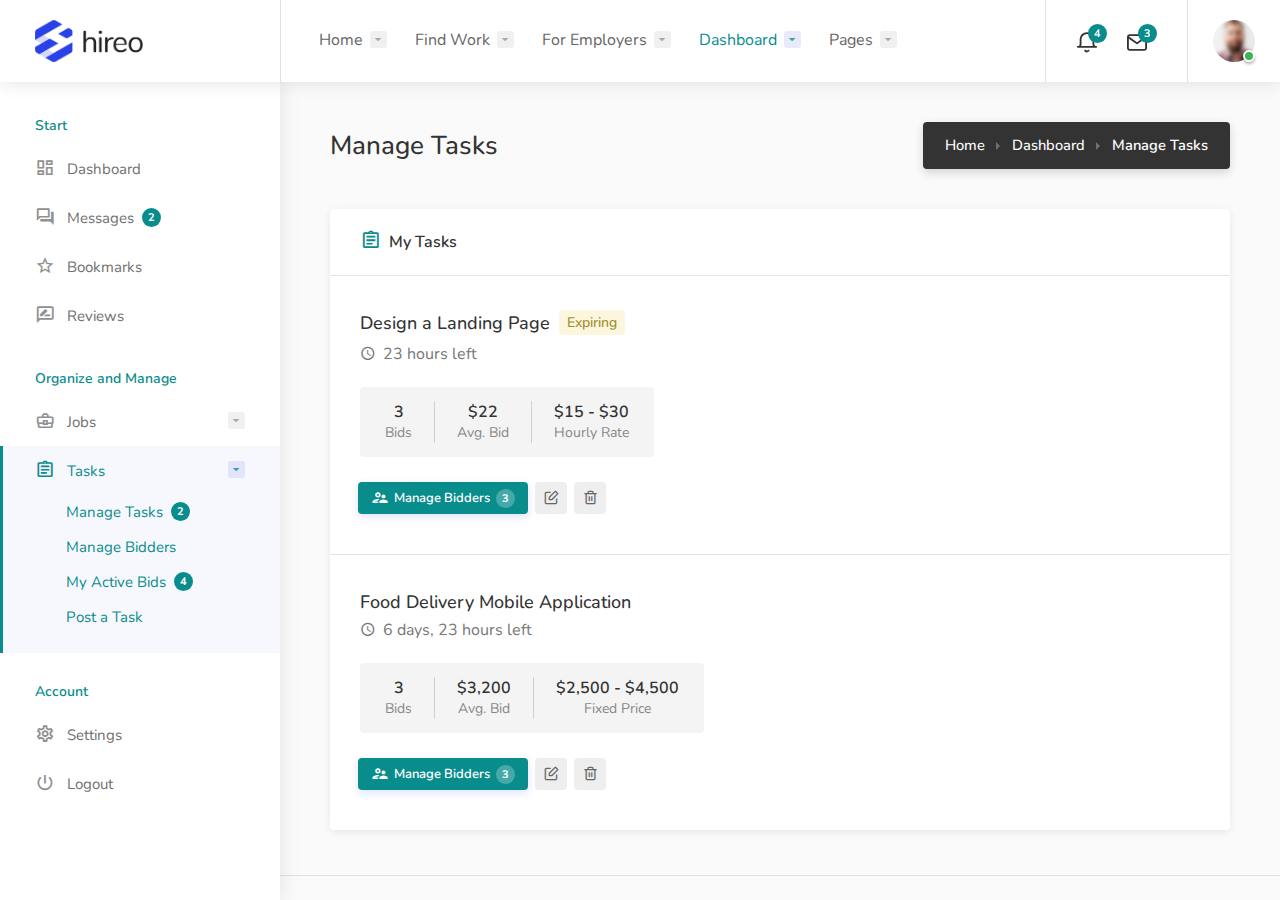
<file: HTML/dashboard-manage-tasks.html>
<!doctype html>
<html lang="en">
<head>

<!-- Basic Page Needs
================================================== -->
<title>Hireo</title>
<meta charset="utf-8">
<meta name="viewport" content="width=device-width, initial-scale=1, maximum-scale=1">

<!-- CSS
================================================== -->
<link rel="stylesheet" href="css/style.css">
<link rel="stylesheet" href="css/colors/blue.css">

</head>
<body class="gray">

<!-- Wrapper -->
<div id="wrapper">

<!-- Header Container
================================================== -->
<header id="header-container" class="fullwidth dashboard-header not-sticky">

	<!-- Header -->
	<div id="header">
		<div class="container">
			
			<!-- Left Side Content -->
			<div class="left-side">
				
				<!-- Logo -->
				<div id="logo">
					<a href="index.html"><img src="images/logo.png" alt=""></a>
				</div>

				<!-- Main Navigation -->
				<nav id="navigation">
					<ul id="responsive">

						<li><a href="#">Home</a>
							<ul class="dropdown-nav">
								<li><a href="index.html">Home 1</a></li>
								<li><a href="index-2.html">Home 2</a></li>
								<li><a href="index-3.html">Home 3</a></li>
							</ul>
						</li>

						<li><a href="#">Find Work</a>
							<ul class="dropdown-nav">
								<li><a href="#">Browse Jobs</a>
									<ul class="dropdown-nav">
										<li><a href="jobs-list-layout-full-page-map.html">Full Page List + Map</a></li>
										<li><a href="jobs-grid-layout-full-page-map.html">Full Page Grid + Map</a></li>
										<li><a href="jobs-grid-layout-full-page.html">Full Page Grid</a></li>
										<li><a href="jobs-list-layout-1.html">List Layout 1</a></li>
										<li><a href="jobs-list-layout-2.html">List Layout 2</a></li>
										<li><a href="jobs-grid-layout.html">Grid Layout</a></li>
									</ul>
								</li>
								<li><a href="#">Browse Tasks</a>
									<ul class="dropdown-nav">
										<li><a href="tasks-list-layout-1.html">List Layout 1</a></li>
										<li><a href="tasks-list-layout-2.html">List Layout 2</a></li>
										<li><a href="tasks-grid-layout.html">Grid Layout</a></li>
										<li><a href="tasks-grid-layout-full-page.html">Full Page Grid</a></li>
									</ul>
								</li>
								<li><a href="browse-companies.html">Browse Companies</a></li>
								<li><a href="single-job-page.html">Job Page</a></li>
								<li><a href="single-task-page.html">Task Page</a></li>
								<li><a href="single-company-profile.html">Company Profile</a></li>
							</ul>
						</li>

						<li><a href="#">For Employers</a>
							<ul class="dropdown-nav">
								<li><a href="#">Find a Freelancer</a>
									<ul class="dropdown-nav">
										<li><a href="freelancers-grid-layout-full-page.html">Full Page Grid</a></li>
										<li><a href="freelancers-grid-layout.html">Grid Layout</a></li>
										<li><a href="freelancers-list-layout-1.html">List Layout 1</a></li>
										<li><a href="freelancers-list-layout-2.html">List Layout 2</a></li>
									</ul>
								</li>
								<li><a href="single-freelancer-profile.html">Freelancer Profile</a></li>
								<li><a href="dashboard-post-a-job.html">Post a Job</a></li>
								<li><a href="dashboard-post-a-task.html">Post a Task</a></li>
							</ul>
						</li>

						<li><a href="#" class="current">Dashboard</a>
							<ul class="dropdown-nav">
								<li><a href="dashboard.html">Dashboard</a></li>
								<li><a href="dashboard-messages.html">Messages</a></li>
								<li><a href="dashboard-bookmarks.html">Bookmarks</a></li>
								<li><a href="dashboard-reviews.html">Reviews</a></li>
								<li><a href="dashboard-manage-jobs.html">Jobs</a>
									<ul class="dropdown-nav">
										<li><a href="dashboard-manage-jobs.html">Manage Jobs</a></li>
										<li><a href="dashboard-manage-candidates.html">Manage Candidates</a></li>
										<li><a href="dashboard-post-a-job.html">Post a Job</a></li>
									</ul>
								</li>
								<li><a href="dashboard-manage-tasks.html">Tasks</a>
									<ul class="dropdown-nav">
										<li><a href="dashboard-manage-tasks.html">Manage Tasks</a></li>
										<li><a href="dashboard-manage-bidders.html">Manage Bidders</a></li>
										<li><a href="dashboard-my-active-bids.html">My Active Bids</a></li>
										<li><a href="dashboard-post-a-task.html">Post a Task</a></li>
									</ul>
								</li>
								<li><a href="dashboard-settings.html">Settings</a></li>
							</ul>
						</li>

						<li><a href="#">Pages</a>
							<ul class="dropdown-nav">
								<li>
									<a href="#">Open Street Map</a>
									<ul class="dropdown-nav">
										<li><a href="jobs-list-layout-full-page-map-OpenStreetMap.html">Full Page List + Map</a></li>
										<li><a href="jobs-grid-layout-full-page-map-OpenStreetMap.html">Full Page Grid + Map</a></li>
										<li><a href="single-job-page-OpenStreetMap.html">Job Page</a></li>
										<li><a href="single-company-profile-OpenStreetMap.html">Company Profile</a></li>
										<li><a href="pages-contact-OpenStreetMap.html">Contact</a></li>
										<li><a href="jobs-list-layout-1-OpenStreetMap.html">Location Autocomplete</a></li>
									</ul>
								</li>
								<li><a href="pages-blog.html">Blog</a></li>
								<li><a href="pages-pricing-plans.html">Pricing Plans</a></li>
								<li><a href="pages-checkout-page.html">Checkout Page</a></li>
								<li><a href="pages-invoice-template.html">Invoice Template</a></li>
								<li><a href="pages-user-interface-elements.html">User Interface Elements</a></li>
								<li><a href="pages-icons-cheatsheet.html">Icons Cheatsheet</a></li>
								<li><a href="pages-login.html">Login & Register</a></li>
								<li><a href="pages-404.html">404 Page</a></li>
								<li><a href="pages-contact.html">Contact</a></li>
							</ul>
						</li>

					</ul>
				</nav>
				<div class="clearfix"></div>
				<!-- Main Navigation / End -->
				
			</div>
			<!-- Left Side Content / End -->


			<!-- Right Side Content / End -->
			<div class="right-side">

				<!--  User Notifications -->
				<div class="header-widget hide-on-mobile">
					
					<!-- Notifications -->
					<div class="header-notifications">

						<!-- Trigger -->
						<div class="header-notifications-trigger">
							<a href="#"><i class="icon-feather-bell"></i><span>4</span></a>
						</div>

						<!-- Dropdown -->
						<div class="header-notifications-dropdown">

							<div class="header-notifications-headline">
								<h4>Notifications</h4>
								<button class="mark-as-read ripple-effect-dark" title="Mark all as read" data-tippy-placement="left">
									<i class="icon-feather-check-square"></i>
								</button>
							</div>

							<div class="header-notifications-content">
								<div class="header-notifications-scroll" data-simplebar>
									<ul>
										<!-- Notification -->
										<li class="notifications-not-read">
											<a href="dashboard-manage-candidates.html">
												<span class="notification-icon"><i class="icon-material-outline-group"></i></span>
												<span class="notification-text">
													<strong>Michael Shannah</strong> applied for a job <span class="color">Full Stack Software Engineer</span>
												</span>
											</a>
										</li>

										<!-- Notification -->
										<li>
											<a href="dashboard-manage-bidders.html">
												<span class="notification-icon"><i class=" icon-material-outline-gavel"></i></span>
												<span class="notification-text">
													<strong>Gilbert Allanis</strong> placed a bid on your <span class="color">iOS App Development</span> project
												</span>
											</a>
										</li>

										<!-- Notification -->
										<li>
											<a href="dashboard-manage-jobs.html">
												<span class="notification-icon"><i class="icon-material-outline-autorenew"></i></span>
												<span class="notification-text">
													Your job listing <span class="color">Full Stack PHP Developer</span> is expiring.
												</span>
											</a>
										</li>

										<!-- Notification -->
										<li>
											<a href="dashboard-manage-candidates.html">
												<span class="notification-icon"><i class="icon-material-outline-group"></i></span>
												<span class="notification-text">
													<strong>Sindy Forrest</strong> applied for a job <span class="color">Full Stack Software Engineer</span>
												</span>
											</a>
										</li>
									</ul>
								</div>
							</div>

						</div>

					</div>
					
					<!-- Messages -->
					<div class="header-notifications">
						<div class="header-notifications-trigger">
							<a href="#"><i class="icon-feather-mail"></i><span>3</span></a>
						</div>

						<!-- Dropdown -->
						<div class="header-notifications-dropdown">

							<div class="header-notifications-headline">
								<h4>Messages</h4>
								<button class="mark-as-read ripple-effect-dark" title="Mark all as read" data-tippy-placement="left">
									<i class="icon-feather-check-square"></i>
								</button>
							</div>

							<div class="header-notifications-content">
								<div class="header-notifications-scroll" data-simplebar>
									<ul>
										<!-- Notification -->
										<li class="notifications-not-read">
											<a href="dashboard-messages.html">
												<span class="notification-avatar status-online"><img src="images/user-avatar-small-03.jpg" alt=""></span>
												<div class="notification-text">
													<strong>David Peterson</strong>
													<p class="notification-msg-text">Thanks for reaching out. I'm quite busy right now on many...</p>
													<span class="color">4 hours ago</span>
												</div>
											</a>
										</li>

										<!-- Notification -->
										<li class="notifications-not-read">
											<a href="dashboard-messages.html">
												<span class="notification-avatar status-offline"><img src="images/user-avatar-small-02.jpg" alt=""></span>
												<div class="notification-text">
													<strong>Sindy Forest</strong>
													<p class="notification-msg-text">Hi Tom! Hate to break it to you, but I'm actually on vacation until...</p>
													<span class="color">Yesterday</span>
												</div>
											</a>
										</li>

										<!-- Notification -->
										<li class="notifications-not-read">
											<a href="dashboard-messages.html">
												<span class="notification-avatar status-online"><img src="images/user-avatar-placeholder.png" alt=""></span>
												<div class="notification-text">
													<strong>Marcin Kowalski</strong>
													<p class="notification-msg-text">I received payment. Thanks for cooperation!</p>
													<span class="color">Yesterday</span>
												</div>
											</a>
										</li>
									</ul>
								</div>
							</div>

							<a href="dashboard-messages.html" class="header-notifications-button ripple-effect button-sliding-icon">View All Messages<i class="icon-material-outline-arrow-right-alt"></i></a>
						</div>
					</div>

				</div>
				<!--  User Notifications / End -->

				<!-- User Menu -->
				<div class="header-widget">

					<!-- Messages -->
					<div class="header-notifications user-menu">
						<div class="header-notifications-trigger">
							<a href="#"><div class="user-avatar status-online"><img src="images/user-avatar-small-01.jpg" alt=""></div></a>
						</div>

						<!-- Dropdown -->
						<div class="header-notifications-dropdown">

							<!-- User Status -->
							<div class="user-status">

								<!-- User Name / Avatar -->
								<div class="user-details">
									<div class="user-avatar status-online"><img src="images/user-avatar-small-01.jpg" alt=""></div>
									<div class="user-name">
										Tom Smith <span>Freelancer</span>
									</div>
								</div>
								
								<!-- User Status Switcher -->
								<div class="status-switch" id="snackbar-user-status">
									<label class="user-online current-status">Online</label>
									<label class="user-invisible">Invisible</label>
									<!-- Status Indicator -->
									<span class="status-indicator" aria-hidden="true"></span>
								</div>	
						</div>
						
						<ul class="user-menu-small-nav">
							<li><a href="dashboard.html"><i class="icon-material-outline-dashboard"></i> Dashboard</a></li>
							<li><a href="dashboard-settings.html"><i class="icon-material-outline-settings"></i> Settings</a></li>
							<li><a href="index-logged-out.html"><i class="icon-material-outline-power-settings-new"></i> Logout</a></li>
						</ul>

						</div>
					</div>

				</div>
				<!-- User Menu / End -->

				<!-- Mobile Navigation Button -->
				<span class="mmenu-trigger">
					<button class="hamburger hamburger--collapse" type="button">
						<span class="hamburger-box">
							<span class="hamburger-inner"></span>
						</span>
					</button>
				</span>

			</div>
			<!-- Right Side Content / End -->

		</div>
	</div>
	<!-- Header / End -->

</header>
<div class="clearfix"></div>
<!-- Header Container / End -->


<!-- Dashboard Container -->
<div class="dashboard-container">

	<!-- Dashboard Sidebar
	================================================== -->
	<div class="dashboard-sidebar">
		<div class="dashboard-sidebar-inner" data-simplebar>
			<div class="dashboard-nav-container">

				<!-- Responsive Navigation Trigger -->
				<a href="#" class="dashboard-responsive-nav-trigger">
					<span class="hamburger hamburger--collapse" >
						<span class="hamburger-box">
							<span class="hamburger-inner"></span>
						</span>
					</span>
					<span class="trigger-title">Dashboard Navigation</span>
				</a>
				
				<!-- Navigation -->
				<div class="dashboard-nav">
					<div class="dashboard-nav-inner">

						<ul data-submenu-title="Start">
							<li><a href="dashboard.html"><i class="icon-material-outline-dashboard"></i> Dashboard</a></li>
							<li><a href="dashboard-messages.html"><i class="icon-material-outline-question-answer"></i> Messages <span class="nav-tag">2</span></a></li>
							<li><a href="dashboard-bookmarks.html"><i class="icon-material-outline-star-border"></i> Bookmarks</a></li>
							<li><a href="dashboard-reviews.html"><i class="icon-material-outline-rate-review"></i> Reviews</a></li>
						</ul>
						
						<ul data-submenu-title="Organize and Manage">
							<li><a href="#"><i class="icon-material-outline-business-center"></i> Jobs</a>
								<ul>
									<li><a href="dashboard-manage-jobs.html">Manage Jobs <span class="nav-tag">3</span></a></li>
									<li><a href="dashboard-manage-candidates.html">Manage Candidates</a></li>
									<li><a href="dashboard-post-a-job.html">Post a Job</a></li>
								</ul>	
							</li>
							<li class="active-submenu"><a href="#"><i class="icon-material-outline-assignment"></i> Tasks</a>
								<ul>
									<li><a href="dashboard-manage-tasks.html">Manage Tasks <span class="nav-tag">2</span></a></li>
									<li><a href="dashboard-manage-bidders.html">Manage Bidders</a></li>
									<li><a href="dashboard-my-active-bids.html">My Active Bids <span class="nav-tag">4</span></a></li>
									<li><a href="dashboard-post-a-task.html">Post a Task</a></li>
								</ul>	
							</li>
						</ul>

						<ul data-submenu-title="Account">
							<li><a href="dashboard-settings.html"><i class="icon-material-outline-settings"></i> Settings</a></li>
							<li><a href="index-logged-out.html"><i class="icon-material-outline-power-settings-new"></i> Logout</a></li>
						</ul>
						
					</div>
				</div>
				<!-- Navigation / End -->

			</div>
		</div>
	</div>
	<!-- Dashboard Sidebar / End -->


	<!-- Dashboard Content
	================================================== -->
	<div class="dashboard-content-container" data-simplebar>
		<div class="dashboard-content-inner" >
			
			<!-- Dashboard Headline -->
			<div class="dashboard-headline">
				<h3>Manage Tasks</h3>

				<!-- Breadcrumbs -->
				<nav id="breadcrumbs" class="dark">
					<ul>
						<li><a href="#">Home</a></li>
						<li><a href="#">Dashboard</a></li>
						<li>Manage Tasks</li>
					</ul>
				</nav>
			</div>
	
			<!-- Row -->
			<div class="row">

				<!-- Dashboard Box -->
				<div class="col-xl-12">
					<div class="dashboard-box margin-top-0">

						<!-- Headline -->
						<div class="headline">
							<h3><i class="icon-material-outline-assignment"></i> My Tasks</h3>
						</div>

						<div class="content">
							<ul class="dashboard-box-list">
								<li>
									<!-- Job Listing -->
									<div class="job-listing width-adjustment">

										<!-- Job Listing Details -->
										<div class="job-listing-details">

											<!-- Details -->
											<div class="job-listing-description">
												<h3 class="job-listing-title"><a href="#">Design a Landing Page</a> <span class="dashboard-status-button yellow">Expiring</span></h3>

												<!-- Job Listing Footer -->
												<div class="job-listing-footer">
													<ul>
														<li><i class="icon-material-outline-access-time"></i> 23 hours left</li>
													</ul>
												</div>
											</div>
										</div>
									</div>
									
									<!-- Task Details -->
									<ul class="dashboard-task-info">
										<li><strong>3</strong><span>Bids</span></li>
										<li><strong>$22</strong><span>Avg. Bid</span></li>
										<li><strong>$15 - $30</strong><span>Hourly Rate</span></li>
									</ul>

									<!-- Buttons -->
									<div class="buttons-to-right always-visible">
										<a href="dashboard-manage-bidders.html" class="button ripple-effect"><i class="icon-material-outline-supervisor-account"></i> Manage Bidders <span class="button-info">3</span></a>
										<a href="#" class="button gray ripple-effect ico" title="Edit" data-tippy-placement="top"><i class="icon-feather-edit"></i></a>
										<a href="#" class="button gray ripple-effect ico" title="Remove" data-tippy-placement="top"><i class="icon-feather-trash-2"></i></a>
									</div>
								</li>

								<li>
									<!-- Job Listing -->
									<div class="job-listing width-adjustment">

										<!-- Job Listing Details -->
										<div class="job-listing-details">

											<!-- Details -->
											<div class="job-listing-description">
												<h3 class="job-listing-title"><a href="#">Food Delivery Mobile Application</a></h3>

												<!-- Job Listing Footer -->
												<div class="job-listing-footer">
													<ul>
														<li><i class="icon-material-outline-access-time"></i> 6 days, 23 hours left</li>
													</ul>
												</div>
											</div>
										</div>
									</div>

									<!-- Task Details -->
									<ul class="dashboard-task-info">
										<li><strong>3</strong><span>Bids</span></li>
										<li><strong>$3,200</strong><span>Avg. Bid</span></li>
										<li><strong>$2,500 - $4,500</strong><span>Fixed Price</span></li>
									</ul>

									<!-- Buttons -->
									<div class="buttons-to-right always-visible">
										<a href="dashboard-manage-bidders.html" class="button ripple-effect"><i class="icon-material-outline-supervisor-account"></i> Manage Bidders <span class="button-info">3</span></a>
										<a href="#" class="button gray ripple-effect ico" title="Edit" data-tippy-placement="top"><i class="icon-feather-edit"></i></a>
										<a href="#" class="button gray ripple-effect ico" title="Remove" data-tippy-placement="top"><i class="icon-feather-trash-2"></i></a>
									</div>
								</li>

							</ul>
						</div>
					</div>
				</div>

			</div>
			<!-- Row / End -->

			<!-- Footer -->
			<div class="dashboard-footer-spacer"></div>
			<div class="small-footer margin-top-15">
				<div class="small-footer-copyrights">
					© 2019 <strong>Hireo</strong>. All Rights Reserved.
				</div>
				<ul class="footer-social-links">
					<li>
						<a href="#" title="Facebook" data-tippy-placement="top">
							<i class="icon-brand-facebook-f"></i>
						</a>
					</li>
					<li>
						<a href="#" title="Twitter" data-tippy-placement="top">
							<i class="icon-brand-twitter"></i>
						</a>
					</li>
					<li>
						<a href="#" title="Google Plus" data-tippy-placement="top">
							<i class="icon-brand-google-plus-g"></i>
						</a>
					</li>
					<li>
						<a href="#" title="LinkedIn" data-tippy-placement="top">
							<i class="icon-brand-linkedin-in"></i>
						</a>
					</li>
				</ul>
				<div class="clearfix"></div>
			</div>
			<!-- Footer / End -->

		</div>
	</div>
	<!-- Dashboard Content / End -->

</div>
<!-- Dashboard Container / End -->

</div>
<!-- Wrapper / End -->


<!-- Scripts
================================================== -->
<script src="js/jquery-3.5.1.min.js"></script>
<script src="js/jquery-migrate-3.3.1.min.js"></script>
<script src="js/mmenu.min.js"></script>
<script src="js/tippy.all.min.js"></script>
<script src="js/simplebar.min.js"></script>
<script src="js/bootstrap-slider.min.js"></script>
<script src="js/bootstrap-select.min.js"></script>
<script src="js/snackbar.js"></script>
<script src="js/clipboard.min.js"></script>
<script src="js/counterup.min.js"></script>
<script src="js/magnific-popup.min.js"></script>
<script src="js/slick.min.js"></script>
<script src="js/custom.js"></script>

<!-- Snackbar // documentation: https://www.polonel.com/snackbar/ -->
<script>
// Snackbar for user status switcher
$('#snackbar-user-status label').click(function() { 
	Snackbar.show({
		text: 'Your status has been changed!',
		pos: 'bottom-center',
		showAction: false,
		actionText: "Dismiss",
		duration: 3000,
		textColor: '#fff',
		backgroundColor: '#383838'
	}); 
}); 
</script>

</body>
</html>
</file>
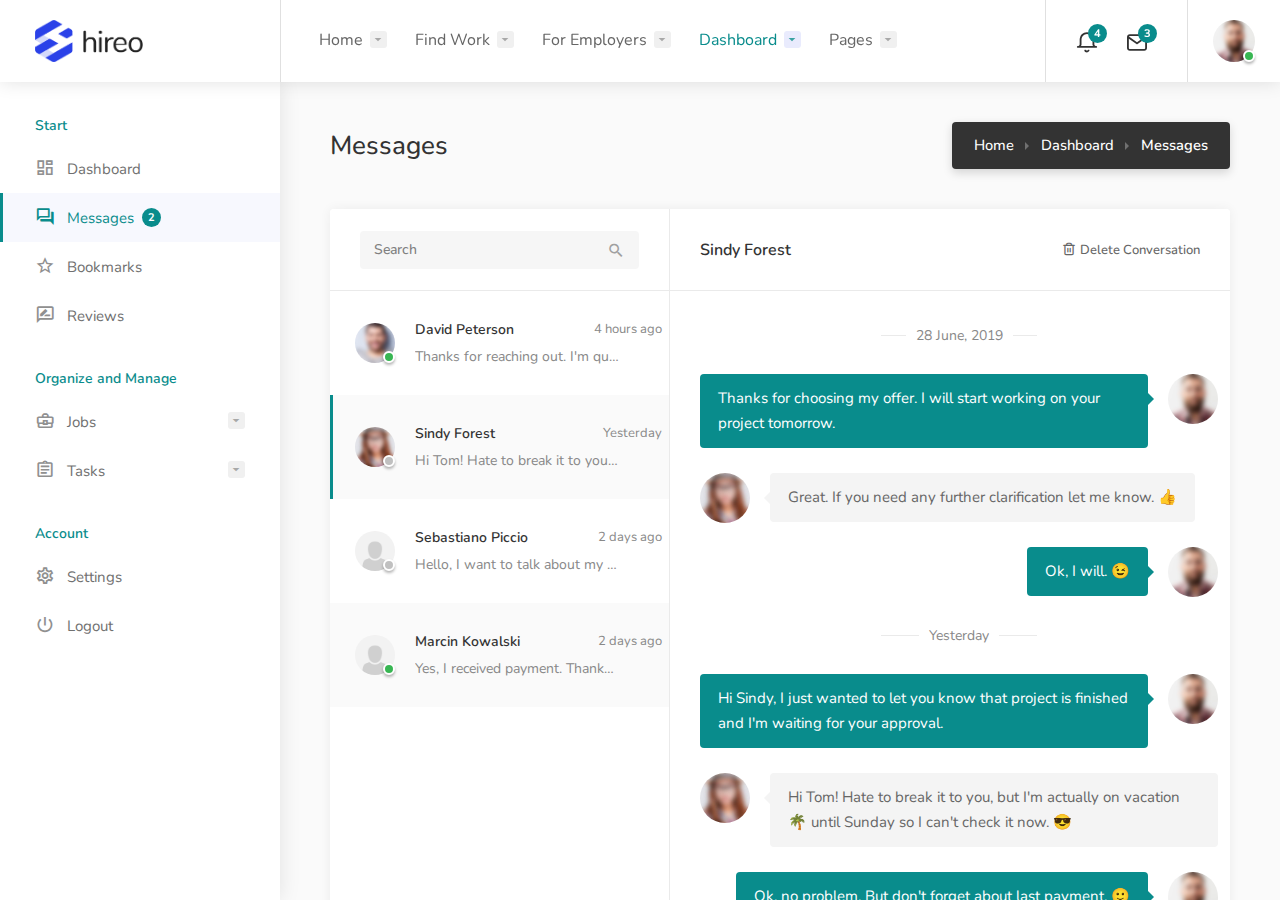
<file: HTML/dashboard-messages.html>
<!doctype html>
<html lang="en">
<head>

<!-- Basic Page Needs
================================================== -->
<title>Hireo</title>
<meta charset="utf-8">
<meta name="viewport" content="width=device-width, initial-scale=1, maximum-scale=1">

<!-- CSS
================================================== -->
<link rel="stylesheet" href="css/style.css">
<link rel="stylesheet" href="css/colors/blue.css">

</head>
<body class="gray">

<!-- Wrapper -->
<div id="wrapper">

<!-- Header Container
================================================== -->
<header id="header-container" class="fullwidth dashboard-header not-sticky">

	<!-- Header -->
	<div id="header">
		<div class="container">
			
			<!-- Left Side Content -->
			<div class="left-side">
				
				<!-- Logo -->
				<div id="logo">
					<a href="index.html"><img src="images/logo.png" alt=""></a>
				</div>

				<!-- Main Navigation -->
				<nav id="navigation">
					<ul id="responsive">

						<li><a href="#">Home</a>
							<ul class="dropdown-nav">
								<li><a href="index.html">Home 1</a></li>
								<li><a href="index-2.html">Home 2</a></li>
								<li><a href="index-3.html">Home 3</a></li>
							</ul>
						</li>

						<li><a href="#">Find Work</a>
							<ul class="dropdown-nav">
								<li><a href="#">Browse Jobs</a>
									<ul class="dropdown-nav">
										<li><a href="jobs-list-layout-full-page-map.html">Full Page List + Map</a></li>
										<li><a href="jobs-grid-layout-full-page-map.html">Full Page Grid + Map</a></li>
										<li><a href="jobs-grid-layout-full-page.html">Full Page Grid</a></li>
										<li><a href="jobs-list-layout-1.html">List Layout 1</a></li>
										<li><a href="jobs-list-layout-2.html">List Layout 2</a></li>
										<li><a href="jobs-grid-layout.html">Grid Layout</a></li>
									</ul>
								</li>
								<li><a href="#">Browse Tasks</a>
									<ul class="dropdown-nav">
										<li><a href="tasks-list-layout-1.html">List Layout 1</a></li>
										<li><a href="tasks-list-layout-2.html">List Layout 2</a></li>
										<li><a href="tasks-grid-layout.html">Grid Layout</a></li>
										<li><a href="tasks-grid-layout-full-page.html">Full Page Grid</a></li>
									</ul>
								</li>
								<li><a href="browse-companies.html">Browse Companies</a></li>
								<li><a href="single-job-page.html">Job Page</a></li>
								<li><a href="single-task-page.html">Task Page</a></li>
								<li><a href="single-company-profile.html">Company Profile</a></li>
							</ul>
						</li>

						<li><a href="#">For Employers</a>
							<ul class="dropdown-nav">
								<li><a href="#">Find a Freelancer</a>
									<ul class="dropdown-nav">
										<li><a href="freelancers-grid-layout-full-page.html">Full Page Grid</a></li>
										<li><a href="freelancers-grid-layout.html">Grid Layout</a></li>
										<li><a href="freelancers-list-layout-1.html">List Layout 1</a></li>
										<li><a href="freelancers-list-layout-2.html">List Layout 2</a></li>
									</ul>
								</li>
								<li><a href="single-freelancer-profile.html">Freelancer Profile</a></li>
								<li><a href="dashboard-post-a-job.html">Post a Job</a></li>
								<li><a href="dashboard-post-a-task.html">Post a Task</a></li>
							</ul>
						</li>

						<li><a href="#" class="current">Dashboard</a>
							<ul class="dropdown-nav">
								<li><a href="dashboard.html">Dashboard</a></li>
								<li><a href="dashboard-messages.html">Messages</a></li>
								<li><a href="dashboard-bookmarks.html">Bookmarks</a></li>
								<li><a href="dashboard-reviews.html">Reviews</a></li>
								<li><a href="dashboard-manage-jobs.html">Jobs</a>
									<ul class="dropdown-nav">
										<li><a href="dashboard-manage-jobs.html">Manage Jobs</a></li>
										<li><a href="dashboard-manage-candidates.html">Manage Candidates</a></li>
										<li><a href="dashboard-post-a-job.html">Post a Job</a></li>
									</ul>
								</li>
								<li><a href="dashboard-manage-tasks.html">Tasks</a>
									<ul class="dropdown-nav">
										<li><a href="dashboard-manage-tasks.html">Manage Tasks</a></li>
										<li><a href="dashboard-manage-bidders.html">Manage Bidders</a></li>
										<li><a href="dashboard-my-active-bids.html">My Active Bids</a></li>
										<li><a href="dashboard-post-a-task.html">Post a Task</a></li>
									</ul>
								</li>
								<li><a href="dashboard-settings.html">Settings</a></li>
							</ul>
						</li>

						<li><a href="#">Pages</a>
							<ul class="dropdown-nav">
								<li>
									<a href="#">Open Street Map</a>
									<ul class="dropdown-nav">
										<li><a href="jobs-list-layout-full-page-map-OpenStreetMap.html">Full Page List + Map</a></li>
										<li><a href="jobs-grid-layout-full-page-map-OpenStreetMap.html">Full Page Grid + Map</a></li>
										<li><a href="single-job-page-OpenStreetMap.html">Job Page</a></li>
										<li><a href="single-company-profile-OpenStreetMap.html">Company Profile</a></li>
										<li><a href="pages-contact-OpenStreetMap.html">Contact</a></li>
										<li><a href="jobs-list-layout-1-OpenStreetMap.html">Location Autocomplete</a></li>
									</ul>
								</li>
								<li><a href="pages-blog.html">Blog</a></li>
								<li><a href="pages-pricing-plans.html">Pricing Plans</a></li>
								<li><a href="pages-checkout-page.html">Checkout Page</a></li>
								<li><a href="pages-invoice-template.html">Invoice Template</a></li>
								<li><a href="pages-user-interface-elements.html">User Interface Elements</a></li>
								<li><a href="pages-icons-cheatsheet.html">Icons Cheatsheet</a></li>
								<li><a href="pages-login.html">Login & Register</a></li>
								<li><a href="pages-404.html">404 Page</a></li>
								<li><a href="pages-contact.html">Contact</a></li>
							</ul>
						</li>

					</ul>
				</nav>
				<div class="clearfix"></div>
				<!-- Main Navigation / End -->
				
			</div>
			<!-- Left Side Content / End -->


			<!-- Right Side Content / End -->
			<div class="right-side">

				<!--  User Notifications -->
				<div class="header-widget hide-on-mobile">
					
					<!-- Notifications -->
					<div class="header-notifications">

						<!-- Trigger -->
						<div class="header-notifications-trigger">
							<a href="#"><i class="icon-feather-bell"></i><span>4</span></a>
						</div>

						<!-- Dropdown -->
						<div class="header-notifications-dropdown">

							<div class="header-notifications-headline">
								<h4>Notifications</h4>
								<button class="mark-as-read ripple-effect-dark" title="Mark all as read" data-tippy-placement="left">
									<i class="icon-feather-check-square"></i>
								</button>
							</div>

							<div class="header-notifications-content">
								<div class="header-notifications-scroll" data-simplebar>
									<ul>
										<!-- Notification -->
										<li class="notifications-not-read">
											<a href="dashboard-manage-candidates.html">
												<span class="notification-icon"><i class="icon-material-outline-group"></i></span>
												<span class="notification-text">
													<strong>Michael Shannah</strong> applied for a job <span class="color">Full Stack Software Engineer</span>
												</span>
											</a>
										</li>

										<!-- Notification -->
										<li>
											<a href="dashboard-manage-bidders.html">
												<span class="notification-icon"><i class=" icon-material-outline-gavel"></i></span>
												<span class="notification-text">
													<strong>Gilbert Allanis</strong> placed a bid on your <span class="color">iOS App Development</span> project
												</span>
											</a>
										</li>

										<!-- Notification -->
										<li>
											<a href="dashboard-manage-jobs.html">
												<span class="notification-icon"><i class="icon-material-outline-autorenew"></i></span>
												<span class="notification-text">
													Your job listing <span class="color">Full Stack PHP Developer</span> is expiring.
												</span>
											</a>
										</li>

										<!-- Notification -->
										<li>
											<a href="dashboard-manage-candidates.html">
												<span class="notification-icon"><i class="icon-material-outline-group"></i></span>
												<span class="notification-text">
													<strong>Sindy Forrest</strong> applied for a job <span class="color">Full Stack Software Engineer</span>
												</span>
											</a>
										</li>
									</ul>
								</div>
							</div>

						</div>

					</div>
					
					<!-- Messages -->
					<div class="header-notifications">
						<div class="header-notifications-trigger">
							<a href="#"><i class="icon-feather-mail"></i><span>3</span></a>
						</div>

						<!-- Dropdown -->
						<div class="header-notifications-dropdown">

							<div class="header-notifications-headline">
								<h4>Messages</h4>
								<button class="mark-as-read ripple-effect-dark" title="Mark all as read" data-tippy-placement="left">
									<i class="icon-feather-check-square"></i>
								</button>
							</div>

							<div class="header-notifications-content">
								<div class="header-notifications-scroll" data-simplebar>
									<ul>
										<!-- Notification -->
										<li class="notifications-not-read">
											<a href="dashboard-messages.html">
												<span class="notification-avatar status-online"><img src="images/user-avatar-small-03.jpg" alt=""></span>
												<div class="notification-text">
													<strong>David Peterson</strong>
													<p class="notification-msg-text">Thanks for reaching out. I'm quite busy right now on many...</p>
													<span class="color">4 hours ago</span>
												</div>
											</a>
										</li>

										<!-- Notification -->
										<li class="notifications-not-read">
											<a href="dashboard-messages.html">
												<span class="notification-avatar status-offline"><img src="images/user-avatar-small-02.jpg" alt=""></span>
												<div class="notification-text">
													<strong>Sindy Forest</strong>
													<p class="notification-msg-text">Hi Tom! Hate to break it to you, but I'm actually on vacation until...</p>
													<span class="color">Yesterday</span>
												</div>
											</a>
										</li>

										<!-- Notification -->
										<li class="notifications-not-read">
											<a href="dashboard-messages.html">
												<span class="notification-avatar status-online"><img src="images/user-avatar-placeholder.png" alt=""></span>
												<div class="notification-text">
													<strong>Marcin Kowalski</strong>
													<p class="notification-msg-text">I received payment. Thanks for cooperation!</p>
													<span class="color">Yesterday</span>
												</div>
											</a>
										</li>
									</ul>
								</div>
							</div>

							<a href="dashboard-messages.html" class="header-notifications-button ripple-effect button-sliding-icon">View All Messages<i class="icon-material-outline-arrow-right-alt"></i></a>
						</div>
					</div>

				</div>
				<!--  User Notifications / End -->

				<!-- User Menu -->
				<div class="header-widget">

					<!-- Messages -->
					<div class="header-notifications user-menu">
						<div class="header-notifications-trigger">
							<a href="#"><div class="user-avatar status-online"><img src="images/user-avatar-small-01.jpg" alt=""></div></a>
						</div>

						<!-- Dropdown -->
						<div class="header-notifications-dropdown">

							<!-- User Status -->
							<div class="user-status">

								<!-- User Name / Avatar -->
								<div class="user-details">
									<div class="user-avatar status-online"><img src="images/user-avatar-small-01.jpg" alt=""></div>
									<div class="user-name">
										Tom Smith <span>Freelancer</span>
									</div>
								</div>
								
								<!-- User Status Switcher -->
								<div class="status-switch" id="snackbar-user-status">
									<label class="user-online current-status">Online</label>
									<label class="user-invisible">Invisible</label>
									<!-- Status Indicator -->
									<span class="status-indicator" aria-hidden="true"></span>
								</div>	
						</div>
						
						<ul class="user-menu-small-nav">
							<li><a href="dashboard.html"><i class="icon-material-outline-dashboard"></i> Dashboard</a></li>
							<li><a href="dashboard-settings.html"><i class="icon-material-outline-settings"></i> Settings</a></li>
							<li><a href="index-logged-out.html"><i class="icon-material-outline-power-settings-new"></i> Logout</a></li>
						</ul>

						</div>
					</div>

				</div>
				<!-- User Menu / End -->

				<!-- Mobile Navigation Button -->
				<span class="mmenu-trigger">
					<button class="hamburger hamburger--collapse" type="button">
						<span class="hamburger-box">
							<span class="hamburger-inner"></span>
						</span>
					</button>
				</span>

			</div>
			<!-- Right Side Content / End -->

		</div>
	</div>
	<!-- Header / End -->

</header>
<div class="clearfix"></div>
<!-- Header Container / End -->


<!-- Dashboard Container -->
<div class="dashboard-container">

	<!-- Dashboard Sidebar
	================================================== -->
	<div class="dashboard-sidebar">
		<div class="dashboard-sidebar-inner" data-simplebar>
			<div class="dashboard-nav-container">

				<!-- Responsive Navigation Trigger -->
				<a href="#" class="dashboard-responsive-nav-trigger">
					<span class="hamburger hamburger--collapse" >
						<span class="hamburger-box">
							<span class="hamburger-inner"></span>
						</span>
					</span>
					<span class="trigger-title">Dashboard Navigation</span>
				</a>
				
				<!-- Navigation -->
				<div class="dashboard-nav">
					<div class="dashboard-nav-inner">

						<ul data-submenu-title="Start">
							<li><a href="dashboard.html"><i class="icon-material-outline-dashboard"></i> Dashboard</a></li>
							<li class="active"><a href="dashboard-messages.html"><i class="icon-material-outline-question-answer"></i> Messages <span class="nav-tag">2</span></a></li>
							<li><a href="dashboard-bookmarks.html"><i class="icon-material-outline-star-border"></i> Bookmarks</a></li>
							<li><a href="dashboard-reviews.html"><i class="icon-material-outline-rate-review"></i> Reviews</a></li>
						</ul>
						
						<ul data-submenu-title="Organize and Manage">
							<li><a href="#"><i class="icon-material-outline-business-center"></i> Jobs</a>
								<ul>
									<li><a href="dashboard-manage-jobs.html">Manage Jobs <span class="nav-tag">3</span></a></li>
									<li><a href="dashboard-manage-candidates.html">Manage Candidates</a></li>
									<li><a href="dashboard-post-a-job.html">Post a Job</a></li>
								</ul>	
							</li>
							<li><a href="#"><i class="icon-material-outline-assignment"></i> Tasks</a>
								<ul>
									<li><a href="dashboard-manage-tasks.html">Manage Tasks <span class="nav-tag">2</span></a></li>
									<li><a href="dashboard-manage-bidders.html">Manage Bidders</a></li>
									<li><a href="dashboard-my-active-bids.html">My Active Bids <span class="nav-tag">4</span></a></li>
									<li><a href="dashboard-post-a-task.html">Post a Task</a></li>
								</ul>	
							</li>
						</ul>

						<ul data-submenu-title="Account">
							<li><a href="dashboard-settings.html"><i class="icon-material-outline-settings"></i> Settings</a></li>
							<li><a href="index-logged-out.html"><i class="icon-material-outline-power-settings-new"></i> Logout</a></li>
						</ul>
						
					</div>
				</div>
				<!-- Navigation / End -->

			</div>
		</div>
	</div>
	<!-- Dashboard Sidebar / End -->


	<!-- Dashboard Content
	================================================== -->
	<div class="dashboard-content-container" data-simplebar>
		<div class="dashboard-content-inner" >
			
			<!-- Dashboard Headline -->
			<div class="dashboard-headline">
				<h3>Messages</h3>

				<!-- Breadcrumbs -->
				<nav id="breadcrumbs" class="dark">
					<ul>
						<li><a href="#">Home</a></li>
						<li><a href="#">Dashboard</a></li>
						<li>Messages</li>
					</ul>
				</nav>
			</div>
	
				<div class="messages-container margin-top-0">

					<div class="messages-container-inner">

						<!-- Messages -->
						<div class="messages-inbox">
							<div class="messages-headline">
								<div class="input-with-icon">
										<input id="autocomplete-input" type="text" placeholder="Search">
									<i class="icon-material-outline-search"></i>
								</div>
							</div>

							<ul>
								<li>
									<a href="#">
										<div class="message-avatar"><i class="status-icon status-online"></i><img src="images/user-avatar-small-03.jpg" alt="" /></div>

										<div class="message-by">
											<div class="message-by-headline">
												<h5>David Peterson</h5>
												<span>4 hours ago</span>
											</div>
											<p>Thanks for reaching out. I'm quite busy right now on many</p>
										</div>
									</a>
								</li>

								<li class="active-message">
									<a href="#">
										<div class="message-avatar"><i class="status-icon status-offline"></i><img src="images/user-avatar-small-02.jpg" alt="" /></div>

										<div class="message-by">
											<div class="message-by-headline">
												<h5>Sindy Forest</h5>
												<span>Yesterday</span>
											</div>
											<p>Hi Tom! Hate to break it to you but I'm actually on vacation</p>
										</div>
									</a>
								</li>
								
								<li>
									<a href="#">
										<div class="message-avatar"><i class="status-icon status-offline"></i><img src="images/user-avatar-placeholder.png" alt="" /></div>

										<div class="message-by">
											<div class="message-by-headline">
												<h5>Sebastiano Piccio</h5>
												<span>2 days ago</span>
											</div>
											<p>Hello, I want to talk about my project if you don't mind!</p>
										</div>
									</a>
								</li>

								<li>
									<a href="#">
										<div class="message-avatar"><i class="status-icon status-online"></i><img src="images/user-avatar-placeholder.png" alt="" /></div>

										<div class="message-by">
											<div class="message-by-headline">
												<h5>Marcin Kowalski</h5>
												<span>2 days ago</span>
											</div>
											<p>Yes, I received payment. Thanks for cooperation!</p>
										</div>
									</a>
								</li>

							</ul>
						</div>
						<!-- Messages / End -->

						<!-- Message Content -->
						<div class="message-content">

							<div class="messages-headline">
								<h4>Sindy Forest</h4>
								<a href="#" class="message-action"><i class="icon-feather-trash-2"></i> Delete Conversation</a>
							</div>
							
							<!-- Message Content Inner -->
							<div class="message-content-inner">
									
									<!-- Time Sign -->
									<div class="message-time-sign">
										<span>28 June, 2019</span>
									</div>

									<div class="message-bubble me">
										<div class="message-bubble-inner">
											<div class="message-avatar"><img src="images/user-avatar-small-01.jpg" alt="" /></div>
											<div class="message-text"><p>Thanks for choosing my offer. I will start working on your project tomorrow.</p></div>
										</div>
										<div class="clearfix"></div>
									</div>

									<div class="message-bubble">
										<div class="message-bubble-inner">
											<div class="message-avatar"><img src="images/user-avatar-small-02.jpg" alt="" /></div>
											<div class="message-text"><p>Great. If you need any further clarification let me know. 👍</p></div>
										</div>
										<div class="clearfix"></div>
									</div>

									<div class="message-bubble me">
										<div class="message-bubble-inner">
											<div class="message-avatar"><img src="images/user-avatar-small-01.jpg" alt="" /></div>
											<div class="message-text"><p>Ok, I will. 😉</p></div>
										</div>
										<div class="clearfix"></div>
									</div>

									<!-- Time Sign -->
									<div class="message-time-sign">
										<span>Yesterday</span>
									</div>

									<div class="message-bubble me">
										<div class="message-bubble-inner">
											<div class="message-avatar"><img src="images/user-avatar-small-01.jpg" alt="" /></div>
											<div class="message-text"><p>Hi Sindy, I just wanted to let you know that project is finished and I'm waiting for your approval.</p></div>
										</div>
										<div class="clearfix"></div>
									</div>

									<div class="message-bubble">
										<div class="message-bubble-inner">
											<div class="message-avatar"><img src="images/user-avatar-small-02.jpg" alt="" /></div>
											<div class="message-text"><p>Hi Tom! Hate to break it to you, but I'm actually on vacation 🌴 until Sunday so I can't check it now. 😎</p></div>
										</div>
										<div class="clearfix"></div>
									</div>

									<div class="message-bubble me">
										<div class="message-bubble-inner">
											<div class="message-avatar"><img src="images/user-avatar-small-01.jpg" alt="" /></div>
											<div class="message-text"><p>Ok, no problem. But don't forget about last payment. 🙂</p></div>
										</div>
										<div class="clearfix"></div>
									</div>

									<div class="message-bubble">
										<div class="message-bubble-inner">
											<div class="message-avatar"><img src="images/user-avatar-small-02.jpg" alt="" /></div>
											<div class="message-text">
												<!-- Typing Indicator -->
												<div class="typing-indicator">
													<span></span>
													<span></span>
													<span></span>
												</div>
											</div>
										</div>
										<div class="clearfix"></div>
									</div>
							</div>
							<!-- Message Content Inner / End -->
							
							<!-- Reply Area -->
							<div class="message-reply">
								<textarea cols="1" rows="1" placeholder="Your Message" data-autoresize></textarea>
								<button class="button ripple-effect">Send</button>
							</div>

						</div>
						<!-- Message Content -->

					</div>
			</div>
			<!-- Messages Container / End -->



			
			<!-- Footer -->
			<div class="dashboard-footer-spacer"></div>
			<div class="small-footer margin-top-15">
				<div class="small-footer-copyrights">
					© 2019 <strong>Hireo</strong>. All Rights Reserved.
				</div>
				<ul class="footer-social-links">
					<li>
						<a href="#" title="Facebook" data-tippy-placement="top">
							<i class="icon-brand-facebook-f"></i>
						</a>
					</li>
					<li>
						<a href="#" title="Twitter" data-tippy-placement="top">
							<i class="icon-brand-twitter"></i>
						</a>
					</li>
					<li>
						<a href="#" title="Google Plus" data-tippy-placement="top">
							<i class="icon-brand-google-plus-g"></i>
						</a>
					</li>
					<li>
						<a href="#" title="LinkedIn" data-tippy-placement="top">
							<i class="icon-brand-linkedin-in"></i>
						</a>
					</li>
				</ul>
				<div class="clearfix"></div>
			</div>
			<!-- Footer / End -->

		</div>
	</div>
	<!-- Dashboard Content / End -->

</div>
<!-- Dashboard Container / End -->

</div>
<!-- Wrapper / End -->


<!-- Apply for a job popup
================================================== -->
<div id="small-dialog" class="zoom-anim-dialog mfp-hide dialog-with-tabs">

	<!--Tabs -->
	<div class="sign-in-form">

		<ul class="popup-tabs-nav">
			<li><a href="#tab">Add Note</a></li>
		</ul>

		<div class="popup-tabs-container">

			<!-- Tab -->
			<div class="popup-tab-content" id="tab">
				
				<!-- Welcome Text -->
				<div class="welcome-text">
					<h3>Do Not Forget 😎</h3>
				</div>
					
				<!-- Form -->
				<form method="post" id="add-note">

					<select class="selectpicker with-border default margin-bottom-20" data-size="7" title="Priority">
						<option>Low Priority</option>
						<option>Medium Priority</option>
						<option>High Priority</option>
					</select>

					<textarea name="textarea" cols="10" placeholder="Note" class="with-border"></textarea>

				</form>
				
				<!-- Button -->
				<button class="button full-width button-sliding-icon ripple-effect" type="submit" form="add-note">Add Note <i class="icon-material-outline-arrow-right-alt"></i></button>

			</div>

		</div>
	</div>
</div>
<!-- Apply for a job popup / End -->


<!-- Scripts
================================================== -->
<script src="js/jquery-3.5.1.min.js"></script>
<script src="js/jquery-migrate-3.3.1.min.js"></script>
<script src="js/mmenu.min.js"></script>
<script src="js/tippy.all.min.js"></script>
<script src="js/simplebar.min.js"></script>
<script src="js/bootstrap-slider.min.js"></script>
<script src="js/bootstrap-select.min.js"></script>
<script src="js/snackbar.js"></script>
<script src="js/clipboard.min.js"></script>
<script src="js/counterup.min.js"></script>
<script src="js/magnific-popup.min.js"></script>
<script src="js/slick.min.js"></script>
<script src="js/custom.js"></script>

<!-- Snackbar // documentation: https://www.polonel.com/snackbar/ -->
<script>
// Snackbar for user status switcher
$('#snackbar-user-status label').click(function() { 
	Snackbar.show({
		text: 'Your status has been changed!',
		pos: 'bottom-center',
		showAction: false,
		actionText: "Dismiss",
		duration: 3000,
		textColor: '#fff',
		backgroundColor: '#383838'
	}); 
}); 
</script>


</body>
</html>
</file>
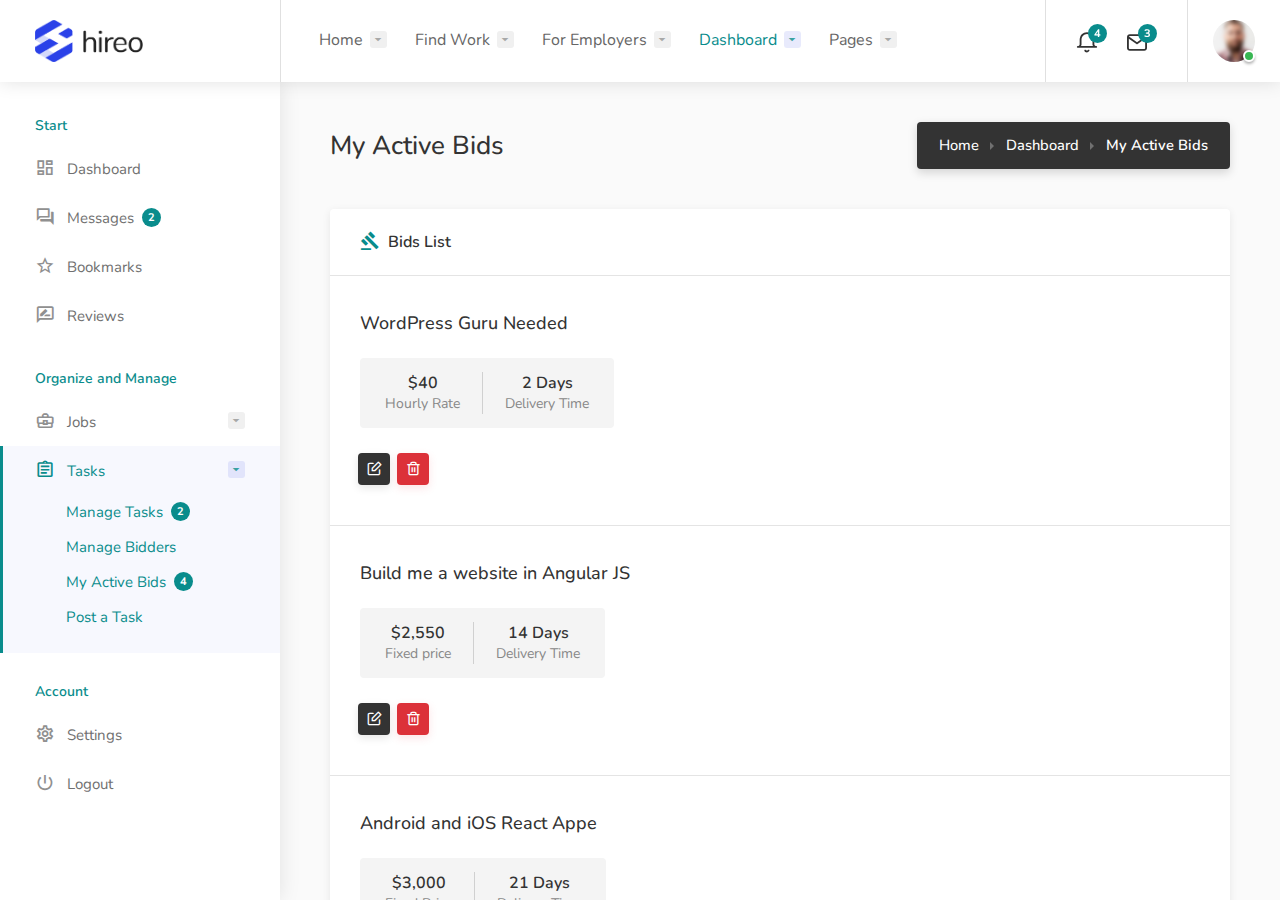
<file: HTML/dashboard-my-active-bids.html>
<!doctype html>
<html lang="en">
<head>

<!-- Basic Page Needs
================================================== -->
<title>Hireo</title>
<meta charset="utf-8">
<meta name="viewport" content="width=device-width, initial-scale=1, maximum-scale=1">

<!-- CSS
================================================== -->
<link rel="stylesheet" href="css/style.css">
<link rel="stylesheet" href="css/colors/blue.css">

</head>
<body class="gray">

<!-- Wrapper -->
<div id="wrapper">

<!-- Header Container
================================================== -->
<header id="header-container" class="fullwidth dashboard-header not-sticky">

	<!-- Header -->
	<div id="header">
		<div class="container">
			
			<!-- Left Side Content -->
			<div class="left-side">
				
				<!-- Logo -->
				<div id="logo">
					<a href="index.html"><img src="images/logo.png" alt=""></a>
				</div>

				<!-- Main Navigation -->
				<nav id="navigation">
					<ul id="responsive">

						<li><a href="#">Home</a>
							<ul class="dropdown-nav">
								<li><a href="index.html">Home 1</a></li>
								<li><a href="index-2.html">Home 2</a></li>
								<li><a href="index-3.html">Home 3</a></li>
							</ul>
						</li>

						<li><a href="#">Find Work</a>
							<ul class="dropdown-nav">
								<li><a href="#">Browse Jobs</a>
									<ul class="dropdown-nav">
										<li><a href="jobs-list-layout-full-page-map.html">Full Page List + Map</a></li>
										<li><a href="jobs-grid-layout-full-page-map.html">Full Page Grid + Map</a></li>
										<li><a href="jobs-grid-layout-full-page.html">Full Page Grid</a></li>
										<li><a href="jobs-list-layout-1.html">List Layout 1</a></li>
										<li><a href="jobs-list-layout-2.html">List Layout 2</a></li>
										<li><a href="jobs-grid-layout.html">Grid Layout</a></li>
									</ul>
								</li>
								<li><a href="#">Browse Tasks</a>
									<ul class="dropdown-nav">
										<li><a href="tasks-list-layout-1.html">List Layout 1</a></li>
										<li><a href="tasks-list-layout-2.html">List Layout 2</a></li>
										<li><a href="tasks-grid-layout.html">Grid Layout</a></li>
										<li><a href="tasks-grid-layout-full-page.html">Full Page Grid</a></li>
									</ul>
								</li>
								<li><a href="browse-companies.html">Browse Companies</a></li>
								<li><a href="single-job-page.html">Job Page</a></li>
								<li><a href="single-task-page.html">Task Page</a></li>
								<li><a href="single-company-profile.html">Company Profile</a></li>
							</ul>
						</li>

						<li><a href="#">For Employers</a>
							<ul class="dropdown-nav">
								<li><a href="#">Find a Freelancer</a>
									<ul class="dropdown-nav">
										<li><a href="freelancers-grid-layout-full-page.html">Full Page Grid</a></li>
										<li><a href="freelancers-grid-layout.html">Grid Layout</a></li>
										<li><a href="freelancers-list-layout-1.html">List Layout 1</a></li>
										<li><a href="freelancers-list-layout-2.html">List Layout 2</a></li>
									</ul>
								</li>
								<li><a href="single-freelancer-profile.html">Freelancer Profile</a></li>
								<li><a href="dashboard-post-a-job.html">Post a Job</a></li>
								<li><a href="dashboard-post-a-task.html">Post a Task</a></li>
							</ul>
						</li>

						<li><a href="#" class="current">Dashboard</a>
							<ul class="dropdown-nav">
								<li><a href="dashboard.html">Dashboard</a></li>
								<li><a href="dashboard-messages.html">Messages</a></li>
								<li><a href="dashboard-bookmarks.html">Bookmarks</a></li>
								<li><a href="dashboard-reviews.html">Reviews</a></li>
								<li><a href="dashboard-manage-jobs.html">Jobs</a>
									<ul class="dropdown-nav">
										<li><a href="dashboard-manage-jobs.html">Manage Jobs</a></li>
										<li><a href="dashboard-manage-candidates.html">Manage Candidates</a></li>
										<li><a href="dashboard-post-a-job.html">Post a Job</a></li>
									</ul>
								</li>
								<li><a href="dashboard-manage-tasks.html">Tasks</a>
									<ul class="dropdown-nav">
										<li><a href="dashboard-manage-tasks.html">Manage Tasks</a></li>
										<li><a href="dashboard-manage-bidders.html">Manage Bidders</a></li>
										<li><a href="dashboard-my-active-bids.html">My Active Bids</a></li>
										<li><a href="dashboard-post-a-task.html">Post a Task</a></li>
									</ul>
								</li>
								<li><a href="dashboard-settings.html">Settings</a></li>
							</ul>
						</li>

						<li><a href="#">Pages</a>
							<ul class="dropdown-nav">
								<li>
									<a href="#">Open Street Map</a>
									<ul class="dropdown-nav">
										<li><a href="jobs-list-layout-full-page-map-OpenStreetMap.html">Full Page List + Map</a></li>
										<li><a href="jobs-grid-layout-full-page-map-OpenStreetMap.html">Full Page Grid + Map</a></li>
										<li><a href="single-job-page-OpenStreetMap.html">Job Page</a></li>
										<li><a href="single-company-profile-OpenStreetMap.html">Company Profile</a></li>
										<li><a href="pages-contact-OpenStreetMap.html">Contact</a></li>
										<li><a href="jobs-list-layout-1-OpenStreetMap.html">Location Autocomplete</a></li>
									</ul>
								</li>
								<li><a href="pages-blog.html">Blog</a></li>
								<li><a href="pages-pricing-plans.html">Pricing Plans</a></li>
								<li><a href="pages-checkout-page.html">Checkout Page</a></li>
								<li><a href="pages-invoice-template.html">Invoice Template</a></li>
								<li><a href="pages-user-interface-elements.html">User Interface Elements</a></li>
								<li><a href="pages-icons-cheatsheet.html">Icons Cheatsheet</a></li>
								<li><a href="pages-login.html">Login & Register</a></li>
								<li><a href="pages-404.html">404 Page</a></li>
								<li><a href="pages-contact.html">Contact</a></li>
							</ul>
						</li>

					</ul>
				</nav>
				<div class="clearfix"></div>
				<!-- Main Navigation / End -->
				
			</div>
			<!-- Left Side Content / End -->


			<!-- Right Side Content / End -->
			<div class="right-side">

				<!--  User Notifications -->
				<div class="header-widget hide-on-mobile">
					
					<!-- Notifications -->
					<div class="header-notifications">

						<!-- Trigger -->
						<div class="header-notifications-trigger">
							<a href="#"><i class="icon-feather-bell"></i><span>4</span></a>
						</div>

						<!-- Dropdown -->
						<div class="header-notifications-dropdown">

							<div class="header-notifications-headline">
								<h4>Notifications</h4>
								<button class="mark-as-read ripple-effect-dark" title="Mark all as read" data-tippy-placement="left">
									<i class="icon-feather-check-square"></i>
								</button>
							</div>

							<div class="header-notifications-content">
								<div class="header-notifications-scroll" data-simplebar>
									<ul>
										<!-- Notification -->
										<li class="notifications-not-read">
											<a href="dashboard-manage-candidates.html">
												<span class="notification-icon"><i class="icon-material-outline-group"></i></span>
												<span class="notification-text">
													<strong>Michael Shannah</strong> applied for a job <span class="color">Full Stack Software Engineer</span>
												</span>
											</a>
										</li>

										<!-- Notification -->
										<li>
											<a href="dashboard-manage-bidders.html">
												<span class="notification-icon"><i class=" icon-material-outline-gavel"></i></span>
												<span class="notification-text">
													<strong>Gilbert Allanis</strong> placed a bid on your <span class="color">iOS App Development</span> project
												</span>
											</a>
										</li>

										<!-- Notification -->
										<li>
											<a href="dashboard-manage-jobs.html">
												<span class="notification-icon"><i class="icon-material-outline-autorenew"></i></span>
												<span class="notification-text">
													Your job listing <span class="color">Full Stack PHP Developer</span> is expiring.
												</span>
											</a>
										</li>

										<!-- Notification -->
										<li>
											<a href="dashboard-manage-candidates.html">
												<span class="notification-icon"><i class="icon-material-outline-group"></i></span>
												<span class="notification-text">
													<strong>Sindy Forrest</strong> applied for a job <span class="color">Full Stack Software Engineer</span>
												</span>
											</a>
										</li>
									</ul>
								</div>
							</div>

						</div>

					</div>
					
					<!-- Messages -->
					<div class="header-notifications">
						<div class="header-notifications-trigger">
							<a href="#"><i class="icon-feather-mail"></i><span>3</span></a>
						</div>

						<!-- Dropdown -->
						<div class="header-notifications-dropdown">

							<div class="header-notifications-headline">
								<h4>Messages</h4>
								<button class="mark-as-read ripple-effect-dark" title="Mark all as read" data-tippy-placement="left">
									<i class="icon-feather-check-square"></i>
								</button>
							</div>

							<div class="header-notifications-content">
								<div class="header-notifications-scroll" data-simplebar>
									<ul>
										<!-- Notification -->
										<li class="notifications-not-read">
											<a href="dashboard-messages.html">
												<span class="notification-avatar status-online"><img src="images/user-avatar-small-03.jpg" alt=""></span>
												<div class="notification-text">
													<strong>David Peterson</strong>
													<p class="notification-msg-text">Thanks for reaching out. I'm quite busy right now on many...</p>
													<span class="color">4 hours ago</span>
												</div>
											</a>
										</li>

										<!-- Notification -->
										<li class="notifications-not-read">
											<a href="dashboard-messages.html">
												<span class="notification-avatar status-offline"><img src="images/user-avatar-small-02.jpg" alt=""></span>
												<div class="notification-text">
													<strong>Sindy Forest</strong>
													<p class="notification-msg-text">Hi Tom! Hate to break it to you, but I'm actually on vacation until...</p>
													<span class="color">Yesterday</span>
												</div>
											</a>
										</li>

										<!-- Notification -->
										<li class="notifications-not-read">
											<a href="dashboard-messages.html">
												<span class="notification-avatar status-online"><img src="images/user-avatar-placeholder.png" alt=""></span>
												<div class="notification-text">
													<strong>Marcin Kowalski</strong>
													<p class="notification-msg-text">I received payment. Thanks for cooperation!</p>
													<span class="color">Yesterday</span>
												</div>
											</a>
										</li>
									</ul>
								</div>
							</div>

							<a href="dashboard-messages.html" class="header-notifications-button ripple-effect button-sliding-icon">View All Messages<i class="icon-material-outline-arrow-right-alt"></i></a>
						</div>
					</div>

				</div>
				<!--  User Notifications / End -->

				<!-- User Menu -->
				<div class="header-widget">

					<!-- Messages -->
					<div class="header-notifications user-menu">
						<div class="header-notifications-trigger">
							<a href="#"><div class="user-avatar status-online"><img src="images/user-avatar-small-01.jpg" alt=""></div></a>
						</div>

						<!-- Dropdown -->
						<div class="header-notifications-dropdown">

							<!-- User Status -->
							<div class="user-status">

								<!-- User Name / Avatar -->
								<div class="user-details">
									<div class="user-avatar status-online"><img src="images/user-avatar-small-01.jpg" alt=""></div>
									<div class="user-name">
										Tom Smith <span>Freelancer</span>
									</div>
								</div>
								
								<!-- User Status Switcher -->
								<div class="status-switch" id="snackbar-user-status">
									<label class="user-online current-status">Online</label>
									<label class="user-invisible">Invisible</label>
									<!-- Status Indicator -->
									<span class="status-indicator" aria-hidden="true"></span>
								</div>	
						</div>
						
						<ul class="user-menu-small-nav">
							<li><a href="dashboard.html"><i class="icon-material-outline-dashboard"></i> Dashboard</a></li>
							<li><a href="dashboard-settings.html"><i class="icon-material-outline-settings"></i> Settings</a></li>
							<li><a href="index-logged-out.html"><i class="icon-material-outline-power-settings-new"></i> Logout</a></li>
						</ul>

						</div>
					</div>

				</div>
				<!-- User Menu / End -->

				<!-- Mobile Navigation Button -->
				<span class="mmenu-trigger">
					<button class="hamburger hamburger--collapse" type="button">
						<span class="hamburger-box">
							<span class="hamburger-inner"></span>
						</span>
					</button>
				</span>

			</div>
			<!-- Right Side Content / End -->

		</div>
	</div>
	<!-- Header / End -->

</header>
<div class="clearfix"></div>
<!-- Header Container / End -->


<!-- Dashboard Container -->
<div class="dashboard-container">

	<!-- Dashboard Sidebar
	================================================== -->
	<div class="dashboard-sidebar">
		<div class="dashboard-sidebar-inner" data-simplebar>
			<div class="dashboard-nav-container">

				<!-- Responsive Navigation Trigger -->
				<a href="#" class="dashboard-responsive-nav-trigger">
					<span class="hamburger hamburger--collapse" >
						<span class="hamburger-box">
							<span class="hamburger-inner"></span>
						</span>
					</span>
					<span class="trigger-title">Dashboard Navigation</span>
				</a>
				
				<!-- Navigation -->
				<div class="dashboard-nav">
					<div class="dashboard-nav-inner">

						<ul data-submenu-title="Start">
							<li><a href="dashboard.html"><i class="icon-material-outline-dashboard"></i> Dashboard</a></li>
							<li><a href="dashboard-messages.html"><i class="icon-material-outline-question-answer"></i> Messages <span class="nav-tag">2</span></a></li>
							<li><a href="dashboard-bookmarks.html"><i class="icon-material-outline-star-border"></i> Bookmarks</a></li>
							<li><a href="dashboard-reviews.html"><i class="icon-material-outline-rate-review"></i> Reviews</a></li>
						</ul>
						
						<ul data-submenu-title="Organize and Manage">
							<li><a href="#"><i class="icon-material-outline-business-center"></i> Jobs</a>
								<ul>
									<li><a href="dashboard-manage-jobs.html">Manage Jobs <span class="nav-tag">3</span></a></li>
									<li><a href="dashboard-manage-candidates.html">Manage Candidates</a></li>
									<li><a href="dashboard-post-a-job.html">Post a Job</a></li>
								</ul>	
							</li>
							<li class="active-submenu"><a href="#"><i class="icon-material-outline-assignment"></i> Tasks</a>
								<ul>
									<li><a href="dashboard-manage-tasks.html">Manage Tasks <span class="nav-tag">2</span></a></li>
									<li><a href="dashboard-manage-bidders.html">Manage Bidders</a></li>
									<li><a href="dashboard-my-active-bids.html">My Active Bids <span class="nav-tag">4</span></a></li>
									<li><a href="dashboard-post-a-task.html">Post a Task</a></li>
								</ul>	
							</li>
						</ul>

						<ul data-submenu-title="Account">
							<li><a href="dashboard-settings.html"><i class="icon-material-outline-settings"></i> Settings</a></li>
							<li><a href="index-logged-out.html"><i class="icon-material-outline-power-settings-new"></i> Logout</a></li>
						</ul>
						
					</div>
				</div>
				<!-- Navigation / End -->

			</div>
		</div>
	</div>
	<!-- Dashboard Sidebar / End -->


	<!-- Dashboard Content
	================================================== -->
	<div class="dashboard-content-container" data-simplebar>
		<div class="dashboard-content-inner" >
			
			<!-- Dashboard Headline -->
			<div class="dashboard-headline">
				<h3>My Active Bids</h3>

				<!-- Breadcrumbs -->
				<nav id="breadcrumbs" class="dark">
					<ul>
						<li><a href="#">Home</a></li>
						<li><a href="#">Dashboard</a></li>
						<li>My Active Bids</li>
					</ul>
				</nav>
			</div>
	
			<!-- Row -->
			<div class="row">

				<!-- Dashboard Box -->
				<div class="col-xl-12">
					<div class="dashboard-box margin-top-0">

						<!-- Headline -->
						<div class="headline">
							<h3><i class="icon-material-outline-gavel"></i> Bids List</h3>
						</div>

						<div class="content">
							<ul class="dashboard-box-list">
								<li>
									<!-- Job Listing -->
									<div class="job-listing width-adjustment">

										<!-- Job Listing Details -->
										<div class="job-listing-details">

											<!-- Details -->
											<div class="job-listing-description">
												<h3 class="job-listing-title"><a href="#">WordPress Guru Needed</a></h3>
											</div>
										</div>
									</div>
									
									<!-- Task Details -->
									<ul class="dashboard-task-info">
										<li><strong>$40</strong><span>Hourly Rate</span></li>
										<li><strong>2 Days</strong><span>Delivery Time</span></li>
									</ul>

									<!-- Buttons -->
									<div class="buttons-to-right always-visible">
										<a href="#small-dialog" class="popup-with-zoom-anim button dark ripple-effect ico" title="Edit Bid" data-tippy-placement="top"><i class="icon-feather-edit"></i></a>
										<a href="#" class="button red ripple-effect ico" title="Cancel Bid" data-tippy-placement="top"><i class="icon-feather-trash-2"></i></a>
									</div>
								</li>
								<li>
									<!-- Job Listing -->
									<div class="job-listing width-adjustment">

										<!-- Job Listing Details -->
										<div class="job-listing-details">

											<!-- Details -->
											<div class="job-listing-description">
												<h3 class="job-listing-title"><a href="#">Build me a website in Angular JS</a></h3>
											</div>
										</div>
									</div>
									
									<!-- Task Details -->
									<ul class="dashboard-task-info">
										<li><strong>$2,550</strong><span>Fixed price</span></li>
										<li><strong>14 Days</strong><span>Delivery Time</span></li>
									</ul>

									<!-- Buttons -->
									<div class="buttons-to-right always-visible">
										<a href="#small-dialog" class="popup-with-zoom-anim button dark ripple-effect ico" title="Edit Bid" data-tippy-placement="top"><i class="icon-feather-edit"></i></a>
										<a href="#" class="button red ripple-effect ico" title="Cancel Bid" data-tippy-placement="top"><i class="icon-feather-trash-2"></i></a>
									</div>
								</li>
								<li>
									<!-- Job Listing -->
									<div class="job-listing width-adjustment">

										<!-- Job Listing Details -->
										<div class="job-listing-details">

											<!-- Details -->
											<div class="job-listing-description">
												<h3 class="job-listing-title"><a href="#">Android and iOS React Appe</a></h3>
											</div>
										</div>
									</div>
									
									<!-- Task Details -->
									<ul class="dashboard-task-info">
										<li><strong>$3,000</strong><span>Fixed Price</span></li>
										<li><strong>21 Days</strong><span>Delivery Time</span></li>
									</ul>

									<!-- Buttons -->
									<div class="buttons-to-right always-visible">
										<a href="#small-dialog" class="popup-with-zoom-anim button dark ripple-effect ico" title="Edit Bid" data-tippy-placement="top"><i class="icon-feather-edit"></i></a>
										<a href="#" class="button red ripple-effect ico" title="Cancel Bid" data-tippy-placement="top"><i class="icon-feather-trash-2"></i></a>
									</div>
								</li>
								<li>
									<!-- Job Listing -->
									<div class="job-listing width-adjustment">

										<!-- Job Listing Details -->
										<div class="job-listing-details">

											<!-- Details -->
											<div class="job-listing-description">
												<h3 class="job-listing-title"><a href="#">Write Simple Python Script</a></h3>
											</div>
										</div>
									</div>
									
									<!-- Task Details -->
									<ul class="dashboard-task-info">
										<li><strong>$30</strong><span>Hourly Rate</span></li>
										<li><strong>1 Day</strong><span>Delivery Time</span></li>
									</ul>

									<!-- Buttons -->
									<div class="buttons-to-right always-visible">
										<a href="#small-dialog" class="popup-with-zoom-anim button dark ripple-effect ico" title="Edit Bid" data-tippy-placement="top"><i class="icon-feather-edit"></i></a>
										<a href="#" class="button red ripple-effect ico" title="Cancel Bid" data-tippy-placement="top"><i class="icon-feather-trash-2"></i></a>
									</div>
								</li>

							</ul>
						</div>
					</div>
				</div>

			</div>
			<!-- Row / End -->

			<!-- Footer -->
			<div class="dashboard-footer-spacer"></div>
			<div class="small-footer margin-top-15">
				<div class="small-footer-copyrights">
					© 2019 <strong>Hireo</strong>. All Rights Reserved.
				</div>
				<ul class="footer-social-links">
					<li>
						<a href="#" title="Facebook" data-tippy-placement="top">
							<i class="icon-brand-facebook-f"></i>
						</a>
					</li>
					<li>
						<a href="#" title="Twitter" data-tippy-placement="top">
							<i class="icon-brand-twitter"></i>
						</a>
					</li>
					<li>
						<a href="#" title="Google Plus" data-tippy-placement="top">
							<i class="icon-brand-google-plus-g"></i>
						</a>
					</li>
					<li>
						<a href="#" title="LinkedIn" data-tippy-placement="top">
							<i class="icon-brand-linkedin-in"></i>
						</a>
					</li>
				</ul>
				<div class="clearfix"></div>
			</div>
			<!-- Footer / End -->

		</div>
	</div>
	<!-- Dashboard Content / End -->

</div>
<!-- Dashboard Container / End -->

</div>
<!-- Wrapper / End -->


<!-- Edit Bid Popup
================================================== -->
<div id="small-dialog" class="zoom-anim-dialog mfp-hide dialog-with-tabs">

	<!--Tabs -->
	<div class="sign-in-form">

		<ul class="popup-tabs-nav">
			<li><a href="#tab">Edit Bid</a></li>
		</ul>

		<div class="popup-tabs-container">

			<!-- Tab -->
			<div class="popup-tab-content" id="tab">
						
					<!-- Bidding -->
					<div class="bidding-widget">
						<!-- Headline -->
						<span class="bidding-detail">Set your <strong>minimal hourly rate</strong></span>

						<!-- Price Slider -->
						<div class="bidding-value">$<span id="biddingVal"></span></div>
						<input class="bidding-slider" type="text" value="" data-slider-handle="custom" data-slider-currency="$" data-slider-min="10" data-slider-max="60" data-slider-value="40" data-slider-step="1" data-slider-tooltip="hide" />
						
						<!-- Headline -->
						<span class="bidding-detail margin-top-30">Set your <strong>delivery time</strong></span>

						<!-- Fields -->
						<div class="bidding-fields">
							<div class="bidding-field">
								<!-- Quantity Buttons -->
								<div class="qtyButtons with-border">
									<div class="qtyDec"></div>
									<input type="text" name="qtyInput" value="2">
									<div class="qtyInc"></div>
								</div>
							</div>
							<div class="bidding-field">
								<select class="selectpicker default with-border">
									<option selected>Days</option>
									<option>Hours</option>
								</select>
							</div>
						</div>
				</div>
				
				<!-- Button -->
				<button class="button full-width button-sliding-icon ripple-effect" type="submit">Save Changes <i class="icon-material-outline-arrow-right-alt"></i></button>

			</div>

		</div>
	</div>
</div>
<!-- Edit Bid Popup / End -->

<!-- Scripts
================================================== -->
<script src="js/jquery-3.5.1.min.js"></script>
<script src="js/jquery-migrate-3.3.1.min.js"></script>
<script src="js/mmenu.min.js"></script>
<script src="js/tippy.all.min.js"></script>
<script src="js/simplebar.min.js"></script>
<script src="js/bootstrap-slider.min.js"></script>
<script src="js/bootstrap-select.min.js"></script>
<script src="js/snackbar.js"></script>
<script src="js/clipboard.min.js"></script>
<script src="js/counterup.min.js"></script>
<script src="js/magnific-popup.min.js"></script>
<script src="js/slick.min.js"></script>
<script src="js/custom.js"></script>

<!-- Snackbar // documentation: https://www.polonel.com/snackbar/ -->
<script>
// Snackbar for user status switcher
$('#snackbar-user-status label').click(function() { 
	Snackbar.show({
		text: 'Your status has been changed!',
		pos: 'bottom-center',
		showAction: false,
		actionText: "Dismiss",
		duration: 3000,
		textColor: '#fff',
		backgroundColor: '#383838'
	}); 
}); 
</script>

</body>
</html>
</file>
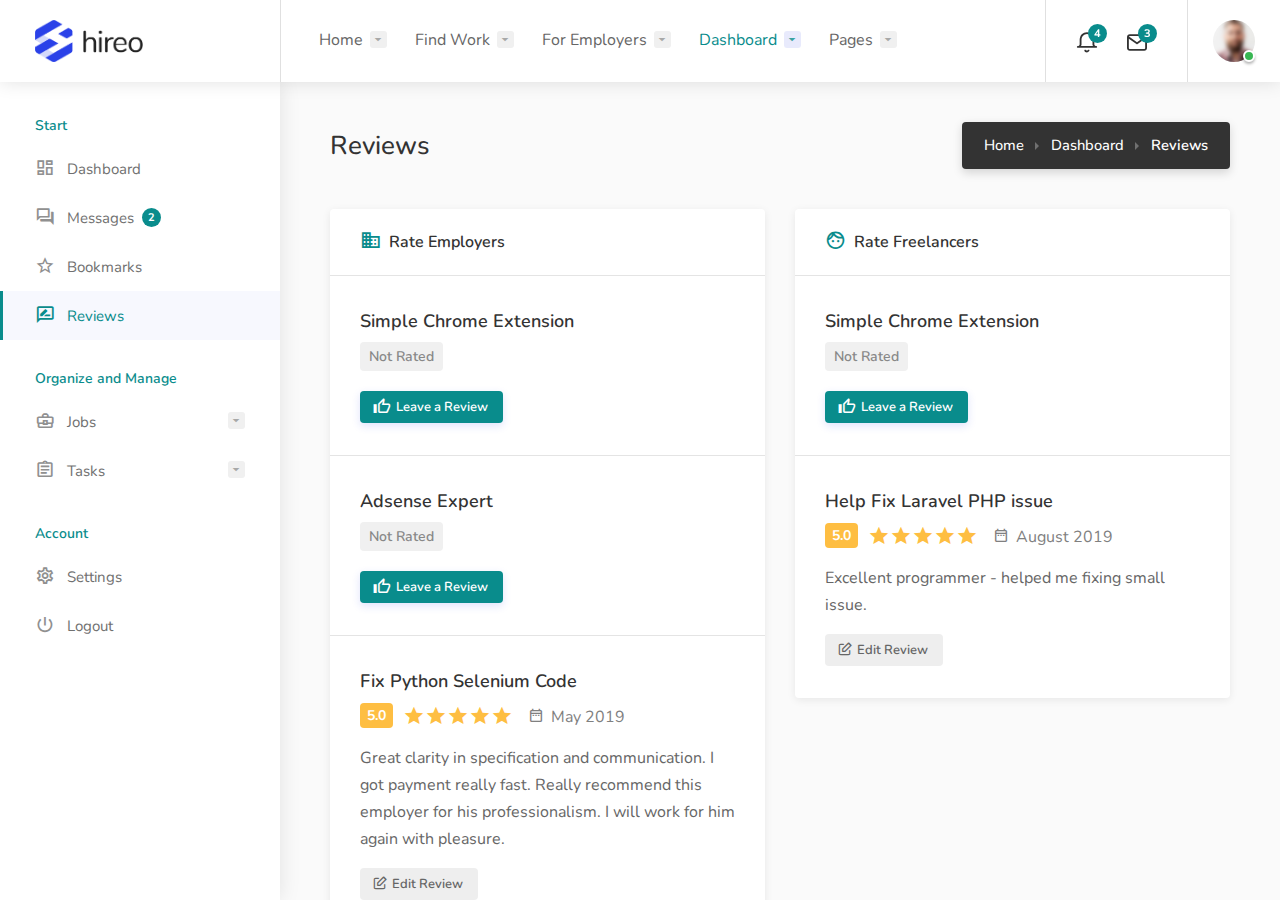
<file: HTML/dashboard-reviews.html>
<!doctype html>
<html lang="en">
<head>

<!-- Basic Page Needs
================================================== -->
<title>Hireo</title>
<meta charset="utf-8">
<meta name="viewport" content="width=device-width, initial-scale=1, maximum-scale=1">

<!-- CSS
================================================== -->
<link rel="stylesheet" href="css/style.css">
<link rel="stylesheet" href="css/colors/blue.css">

</head>
<body class="gray">

<!-- Wrapper -->
<div id="wrapper">

<!-- Header Container
================================================== -->
<header id="header-container" class="fullwidth dashboard-header not-sticky">

	<!-- Header -->
	<div id="header">
		<div class="container">
			
			<!-- Left Side Content -->
			<div class="left-side">
				
				<!-- Logo -->
				<div id="logo">
					<a href="index.html"><img src="images/logo.png" alt=""></a>
				</div>

				<!-- Main Navigation -->
				<nav id="navigation">
					<ul id="responsive">

						<li><a href="#">Home</a>
							<ul class="dropdown-nav">
								<li><a href="index.html">Home 1</a></li>
								<li><a href="index-2.html">Home 2</a></li>
								<li><a href="index-3.html">Home 3</a></li>
							</ul>
						</li>

						<li><a href="#">Find Work</a>
							<ul class="dropdown-nav">
								<li><a href="#">Browse Jobs</a>
									<ul class="dropdown-nav">
										<li><a href="jobs-list-layout-full-page-map.html">Full Page List + Map</a></li>
										<li><a href="jobs-grid-layout-full-page-map.html">Full Page Grid + Map</a></li>
										<li><a href="jobs-grid-layout-full-page.html">Full Page Grid</a></li>
										<li><a href="jobs-list-layout-1.html">List Layout 1</a></li>
										<li><a href="jobs-list-layout-2.html">List Layout 2</a></li>
										<li><a href="jobs-grid-layout.html">Grid Layout</a></li>
									</ul>
								</li>
								<li><a href="#">Browse Tasks</a>
									<ul class="dropdown-nav">
										<li><a href="tasks-list-layout-1.html">List Layout 1</a></li>
										<li><a href="tasks-list-layout-2.html">List Layout 2</a></li>
										<li><a href="tasks-grid-layout.html">Grid Layout</a></li>
										<li><a href="tasks-grid-layout-full-page.html">Full Page Grid</a></li>
									</ul>
								</li>
								<li><a href="browse-companies.html">Browse Companies</a></li>
								<li><a href="single-job-page.html">Job Page</a></li>
								<li><a href="single-task-page.html">Task Page</a></li>
								<li><a href="single-company-profile.html">Company Profile</a></li>
							</ul>
						</li>

						<li><a href="#">For Employers</a>
							<ul class="dropdown-nav">
								<li><a href="#">Find a Freelancer</a>
									<ul class="dropdown-nav">
										<li><a href="freelancers-grid-layout-full-page.html">Full Page Grid</a></li>
										<li><a href="freelancers-grid-layout.html">Grid Layout</a></li>
										<li><a href="freelancers-list-layout-1.html">List Layout 1</a></li>
										<li><a href="freelancers-list-layout-2.html">List Layout 2</a></li>
									</ul>
								</li>
								<li><a href="single-freelancer-profile.html">Freelancer Profile</a></li>
								<li><a href="dashboard-post-a-job.html">Post a Job</a></li>
								<li><a href="dashboard-post-a-task.html">Post a Task</a></li>
							</ul>
						</li>

						<li><a href="#" class="current">Dashboard</a>
							<ul class="dropdown-nav">
								<li><a href="dashboard.html">Dashboard</a></li>
								<li><a href="dashboard-messages.html">Messages</a></li>
								<li><a href="dashboard-bookmarks.html">Bookmarks</a></li>
								<li><a href="dashboard-reviews.html">Reviews</a></li>
								<li><a href="dashboard-manage-jobs.html">Jobs</a>
									<ul class="dropdown-nav">
										<li><a href="dashboard-manage-jobs.html">Manage Jobs</a></li>
										<li><a href="dashboard-manage-candidates.html">Manage Candidates</a></li>
										<li><a href="dashboard-post-a-job.html">Post a Job</a></li>
									</ul>
								</li>
								<li><a href="dashboard-manage-tasks.html">Tasks</a>
									<ul class="dropdown-nav">
										<li><a href="dashboard-manage-tasks.html">Manage Tasks</a></li>
										<li><a href="dashboard-manage-bidders.html">Manage Bidders</a></li>
										<li><a href="dashboard-my-active-bids.html">My Active Bids</a></li>
										<li><a href="dashboard-post-a-task.html">Post a Task</a></li>
									</ul>
								</li>
								<li><a href="dashboard-settings.html">Settings</a></li>
							</ul>
						</li>

						<li><a href="#">Pages</a>
							<ul class="dropdown-nav">
								<li>
									<a href="#">Open Street Map</a>
									<ul class="dropdown-nav">
										<li><a href="jobs-list-layout-full-page-map-OpenStreetMap.html">Full Page List + Map</a></li>
										<li><a href="jobs-grid-layout-full-page-map-OpenStreetMap.html">Full Page Grid + Map</a></li>
										<li><a href="single-job-page-OpenStreetMap.html">Job Page</a></li>
										<li><a href="single-company-profile-OpenStreetMap.html">Company Profile</a></li>
										<li><a href="pages-contact-OpenStreetMap.html">Contact</a></li>
										<li><a href="jobs-list-layout-1-OpenStreetMap.html">Location Autocomplete</a></li>
									</ul>
								</li>
								<li><a href="pages-blog.html">Blog</a></li>
								<li><a href="pages-pricing-plans.html">Pricing Plans</a></li>
								<li><a href="pages-checkout-page.html">Checkout Page</a></li>
								<li><a href="pages-invoice-template.html">Invoice Template</a></li>
								<li><a href="pages-user-interface-elements.html">User Interface Elements</a></li>
								<li><a href="pages-icons-cheatsheet.html">Icons Cheatsheet</a></li>
								<li><a href="pages-login.html">Login & Register</a></li>
								<li><a href="pages-404.html">404 Page</a></li>
								<li><a href="pages-contact.html">Contact</a></li>
							</ul>
						</li>

					</ul>
				</nav>
				<div class="clearfix"></div>
				<!-- Main Navigation / End -->
				
			</div>
			<!-- Left Side Content / End -->


			<!-- Right Side Content / End -->
			<div class="right-side">

				<!--  User Notifications -->
				<div class="header-widget hide-on-mobile">
					
					<!-- Notifications -->
					<div class="header-notifications">

						<!-- Trigger -->
						<div class="header-notifications-trigger">
							<a href="#"><i class="icon-feather-bell"></i><span>4</span></a>
						</div>

						<!-- Dropdown -->
						<div class="header-notifications-dropdown">

							<div class="header-notifications-headline">
								<h4>Notifications</h4>
								<button class="mark-as-read ripple-effect-dark" title="Mark all as read" data-tippy-placement="left">
									<i class="icon-feather-check-square"></i>
								</button>
							</div>

							<div class="header-notifications-content">
								<div class="header-notifications-scroll" data-simplebar>
									<ul>
										<!-- Notification -->
										<li class="notifications-not-read">
											<a href="dashboard-manage-candidates.html">
												<span class="notification-icon"><i class="icon-material-outline-group"></i></span>
												<span class="notification-text">
													<strong>Michael Shannah</strong> applied for a job <span class="color">Full Stack Software Engineer</span>
												</span>
											</a>
										</li>

										<!-- Notification -->
										<li>
											<a href="dashboard-manage-bidders.html">
												<span class="notification-icon"><i class=" icon-material-outline-gavel"></i></span>
												<span class="notification-text">
													<strong>Gilbert Allanis</strong> placed a bid on your <span class="color">iOS App Development</span> project
												</span>
											</a>
										</li>

										<!-- Notification -->
										<li>
											<a href="dashboard-manage-jobs.html">
												<span class="notification-icon"><i class="icon-material-outline-autorenew"></i></span>
												<span class="notification-text">
													Your job listing <span class="color">Full Stack PHP Developer</span> is expiring.
												</span>
											</a>
										</li>

										<!-- Notification -->
										<li>
											<a href="dashboard-manage-candidates.html">
												<span class="notification-icon"><i class="icon-material-outline-group"></i></span>
												<span class="notification-text">
													<strong>Sindy Forrest</strong> applied for a job <span class="color">Full Stack Software Engineer</span>
												</span>
											</a>
										</li>
									</ul>
								</div>
							</div>

						</div>

					</div>
					
					<!-- Messages -->
					<div class="header-notifications">
						<div class="header-notifications-trigger">
							<a href="#"><i class="icon-feather-mail"></i><span>3</span></a>
						</div>

						<!-- Dropdown -->
						<div class="header-notifications-dropdown">

							<div class="header-notifications-headline">
								<h4>Messages</h4>
								<button class="mark-as-read ripple-effect-dark" title="Mark all as read" data-tippy-placement="left">
									<i class="icon-feather-check-square"></i>
								</button>
							</div>

							<div class="header-notifications-content">
								<div class="header-notifications-scroll" data-simplebar>
									<ul>
										<!-- Notification -->
										<li class="notifications-not-read">
											<a href="dashboard-messages.html">
												<span class="notification-avatar status-online"><img src="images/user-avatar-small-03.jpg" alt=""></span>
												<div class="notification-text">
													<strong>David Peterson</strong>
													<p class="notification-msg-text">Thanks for reaching out. I'm quite busy right now on many...</p>
													<span class="color">4 hours ago</span>
												</div>
											</a>
										</li>

										<!-- Notification -->
										<li class="notifications-not-read">
											<a href="dashboard-messages.html">
												<span class="notification-avatar status-offline"><img src="images/user-avatar-small-02.jpg" alt=""></span>
												<div class="notification-text">
													<strong>Sindy Forest</strong>
													<p class="notification-msg-text">Hi Tom! Hate to break it to you, but I'm actually on vacation until...</p>
													<span class="color">Yesterday</span>
												</div>
											</a>
										</li>

										<!-- Notification -->
										<li class="notifications-not-read">
											<a href="dashboard-messages.html">
												<span class="notification-avatar status-online"><img src="images/user-avatar-placeholder.png" alt=""></span>
												<div class="notification-text">
													<strong>Marcin Kowalski</strong>
													<p class="notification-msg-text">I received payment. Thanks for cooperation!</p>
													<span class="color">Yesterday</span>
												</div>
											</a>
										</li>
									</ul>
								</div>
							</div>

							<a href="dashboard-messages.html" class="header-notifications-button ripple-effect button-sliding-icon">View All Messages<i class="icon-material-outline-arrow-right-alt"></i></a>
						</div>
					</div>

				</div>
				<!--  User Notifications / End -->

				<!-- User Menu -->
				<div class="header-widget">

					<!-- Messages -->
					<div class="header-notifications user-menu">
						<div class="header-notifications-trigger">
							<a href="#"><div class="user-avatar status-online"><img src="images/user-avatar-small-01.jpg" alt=""></div></a>
						</div>

						<!-- Dropdown -->
						<div class="header-notifications-dropdown">

							<!-- User Status -->
							<div class="user-status">

								<!-- User Name / Avatar -->
								<div class="user-details">
									<div class="user-avatar status-online"><img src="images/user-avatar-small-01.jpg" alt=""></div>
									<div class="user-name">
										Tom Smith <span>Freelancer</span>
									</div>
								</div>
								
								<!-- User Status Switcher -->
								<div class="status-switch" id="snackbar-user-status">
									<label class="user-online current-status">Online</label>
									<label class="user-invisible">Invisible</label>
									<!-- Status Indicator -->
									<span class="status-indicator" aria-hidden="true"></span>
								</div>	
						</div>
						
						<ul class="user-menu-small-nav">
							<li><a href="dashboard.html"><i class="icon-material-outline-dashboard"></i> Dashboard</a></li>
							<li><a href="dashboard-settings.html"><i class="icon-material-outline-settings"></i> Settings</a></li>
							<li><a href="index-logged-out.html"><i class="icon-material-outline-power-settings-new"></i> Logout</a></li>
						</ul>

						</div>
					</div>

				</div>
				<!-- User Menu / End -->

				<!-- Mobile Navigation Button -->
				<span class="mmenu-trigger">
					<button class="hamburger hamburger--collapse" type="button">
						<span class="hamburger-box">
							<span class="hamburger-inner"></span>
						</span>
					</button>
				</span>

			</div>
			<!-- Right Side Content / End -->

		</div>
	</div>
	<!-- Header / End -->

</header>
<div class="clearfix"></div>
<!-- Header Container / End -->


<!-- Dashboard Container -->
<div class="dashboard-container">

	<!-- Dashboard Sidebar
	================================================== -->
	<div class="dashboard-sidebar">
		<div class="dashboard-sidebar-inner" data-simplebar>
			<div class="dashboard-nav-container">

				<!-- Responsive Navigation Trigger -->
				<a href="#" class="dashboard-responsive-nav-trigger">
					<span class="hamburger hamburger--collapse" >
						<span class="hamburger-box">
							<span class="hamburger-inner"></span>
						</span>
					</span>
					<span class="trigger-title">Dashboard Navigation</span>
				</a>
				
				<!-- Navigation -->
				<div class="dashboard-nav">
					<div class="dashboard-nav-inner">

						<ul data-submenu-title="Start">
							<li><a href="dashboard.html"><i class="icon-material-outline-dashboard"></i> Dashboard</a></li>
							<li><a href="dashboard-messages.html"><i class="icon-material-outline-question-answer"></i> Messages <span class="nav-tag">2</span></a></li>
							<li><a href="dashboard-bookmarks.html"><i class="icon-material-outline-star-border"></i> Bookmarks</a></li>
							<li class="active"><a href="dashboard-reviews.html"><i class="icon-material-outline-rate-review"></i> Reviews</a></li>
						</ul>
						
						<ul data-submenu-title="Organize and Manage">
							<li><a href="#"><i class="icon-material-outline-business-center"></i> Jobs</a>
								<ul>
									<li><a href="dashboard-manage-jobs.html">Manage Jobs <span class="nav-tag">3</span></a></li>
									<li><a href="dashboard-manage-candidates.html">Manage Candidates</a></li>
									<li><a href="dashboard-post-a-job.html">Post a Job</a></li>
								</ul>	
							</li>
							<li><a href="#"><i class="icon-material-outline-assignment"></i> Tasks</a>
								<ul>
									<li><a href="dashboard-manage-tasks.html">Manage Tasks <span class="nav-tag">2</span></a></li>
									<li><a href="dashboard-manage-bidders.html">Manage Bidders</a></li>
									<li><a href="dashboard-my-active-bids.html">My Active Bids <span class="nav-tag">4</span></a></li>
									<li><a href="dashboard-post-a-task.html">Post a Task</a></li>
								</ul>	
							</li>
						</ul>

						<ul data-submenu-title="Account">
							<li><a href="dashboard-settings.html"><i class="icon-material-outline-settings"></i> Settings</a></li>
							<li><a href="index-logged-out.html"><i class="icon-material-outline-power-settings-new"></i> Logout</a></li>
						</ul>
						
					</div>
				</div>
				<!-- Navigation / End -->

			</div>
		</div>
	</div>
	<!-- Dashboard Sidebar / End -->


	<!-- Dashboard Content
	================================================== -->
	<div class="dashboard-content-container" data-simplebar>
		<div class="dashboard-content-inner" >
			
			<!-- Dashboard Headline -->
			<div class="dashboard-headline">
				<h3>Reviews</h3>

				<!-- Breadcrumbs -->
				<nav id="breadcrumbs" class="dark">
					<ul>
						<li><a href="#">Home</a></li>
						<li><a href="#">Dashboard</a></li>
						<li>Reviews</li>
					</ul>
				</nav>
			</div>
	
			<!-- Row -->
			<div class="row">

				<!-- Dashboard Box -->
				<div class="col-xl-6">
					<div class="dashboard-box margin-top-0">

						<!-- Headline -->
						<div class="headline">
							<h3><i class="icon-material-outline-business"></i> Rate Employers</h3>
						</div>

						<div class="content">
							<ul class="dashboard-box-list">
								<li>
									<div class="boxed-list-item">
										<!-- Content -->
										<div class="item-content">
											<h4>Simple Chrome Extension</h4>
											<span class="company-not-rated margin-bottom-5">Not Rated</span>
										</div>
									</div>

									<a href="#small-dialog-2" class="popup-with-zoom-anim button ripple-effect margin-top-5 margin-bottom-10"><i class="icon-material-outline-thumb-up"></i> Leave a Review</a>
								</li>
								<li>
									<div class="boxed-list-item">
										<!-- Content -->
										<div class="item-content">
											<h4>Adsense Expert</h4>
											<span class="company-not-rated margin-bottom-5">Not Rated</span>
										</div>
									</div>

									<a href="#small-dialog-2" class="popup-with-zoom-anim button ripple-effect margin-top-5 margin-bottom-10"><i class="icon-material-outline-thumb-up"></i> Leave a Review</a>
								</li>
								<li>
									<div class="boxed-list-item">
										<!-- Content -->
										<div class="item-content">
											<h4>Fix Python Selenium Code</h4>
											<div class="item-details margin-top-10">
												<div class="star-rating" data-rating="5.0"></div>
												<div class="detail-item"><i class="icon-material-outline-date-range"></i> May 2019</div>
											</div>
											<div class="item-description">
												<p>Great clarity in specification and communication. I got payment really fast. Really recommend this employer for his professionalism. I will work for him again with pleasure.</p>
											</div>
										</div>
									</div>
									<a href="#small-dialog-1" class="popup-with-zoom-anim button gray ripple-effect margin-top-5 margin-bottom-10"><i class="icon-feather-edit"></i> Edit Review</a>
								</li>
								<li>
									<div class="boxed-list-item">
										<!-- Content -->
										<div class="item-content">
											<h4>PHP Core Website Fixes</h4>
											<div class="item-details margin-top-10">
												<div class="star-rating" data-rating="5.0"></div>
												<div class="detail-item"><i class="icon-material-outline-date-range"></i> May 2019</div>
											</div>
											<div class="item-description">
												<p>Great clarity in specification and communication. I got payment really fast. Really recommend this employer for his professionalism. I will work for him again with pleasure.</p>
											</div>
										</div>
									</div>
									<a href="#small-dialog-1" class="popup-with-zoom-anim button gray ripple-effect margin-top-5 margin-bottom-10"><i class="icon-feather-edit"></i> Edit Review</a>
								</li>

							</ul>
						</div>
					</div>

					<!-- Pagination -->
					<div class="clearfix"></div>
					<div class="pagination-container margin-top-40 margin-bottom-0">
						<nav class="pagination">
							<ul>
								<li><a href="#" class="ripple-effect current-page">1</a></li>
								<li><a href="#" class="ripple-effect">2</a></li>
								<li><a href="#" class="ripple-effect">3</a></li>
								<li class="pagination-arrow"><a href="#" class="ripple-effect"><i class="icon-material-outline-keyboard-arrow-right"></i></a></li>
							</ul>
						</nav>
					</div>
					<div class="clearfix"></div>
					<!-- Pagination / End -->

				</div>

				<!-- Dashboard Box -->
				<div class="col-xl-6">
					<div class="dashboard-box margin-top-0">

						<!-- Headline -->
						<div class="headline">
							<h3><i class="icon-material-outline-face"></i> Rate Freelancers</h3>
						</div>

						<div class="content">
							<ul class="dashboard-box-list">
								<li>
									<div class="boxed-list-item">
										<!-- Content -->
										<div class="item-content">
											<h4>Simple Chrome Extension</h4>
											<span class="company-not-rated margin-bottom-5">Not Rated</span>
										</div>
									</div>

									<a href="#small-dialog-2" class="popup-with-zoom-anim button ripple-effect margin-top-5 margin-bottom-10"><i class="icon-material-outline-thumb-up"></i> Leave a Review</a>
								</li>
								<li>
									<div class="boxed-list-item">
										<!-- Content -->
										<div class="item-content">
											<h4>Help Fix Laravel PHP issue</h4>
											<div class="item-details margin-top-10">
												<div class="star-rating" data-rating="5.0"></div>
												<div class="detail-item"><i class="icon-material-outline-date-range"></i> August 2019</div>
											</div>
											<div class="item-description">
												<p>Excellent programmer - helped me fixing small issue.</p>
											</div>
										</div>
									</div>
									<a href="#small-dialog-1" class="popup-with-zoom-anim button gray ripple-effect margin-top-5 margin-bottom-10"><i class="icon-feather-edit"></i> Edit Review</a>
								</li>
							</ul>
						</div>
					</div>
				</div>


			</div>
			<!-- Row / End -->

			<!-- Footer -->
			<div class="dashboard-footer-spacer"></div>
			<div class="small-footer margin-top-15">
				<div class="small-footer-copyrights">
					© 2019 <strong>Hireo</strong>. All Rights Reserved.
				</div>
				<ul class="footer-social-links">
					<li>
						<a href="#" title="Facebook" data-tippy-placement="top">
							<i class="icon-brand-facebook-f"></i>
						</a>
					</li>
					<li>
						<a href="#" title="Twitter" data-tippy-placement="top">
							<i class="icon-brand-twitter"></i>
						</a>
					</li>
					<li>
						<a href="#" title="Google Plus" data-tippy-placement="top">
							<i class="icon-brand-google-plus-g"></i>
						</a>
					</li>
					<li>
						<a href="#" title="LinkedIn" data-tippy-placement="top">
							<i class="icon-brand-linkedin-in"></i>
						</a>
					</li>
				</ul>
				<div class="clearfix"></div>
			</div>
			<!-- Footer / End -->

		</div>
	</div>
	<!-- Dashboard Content / End -->

</div>
<!-- Dashboard Container / End -->

</div>
<!-- Wrapper / End -->



<!-- Edit Review Popup
================================================== -->
<div id="small-dialog-1" class="zoom-anim-dialog mfp-hide dialog-with-tabs">

	<!--Tabs -->
	<div class="sign-in-form">

		<ul class="popup-tabs-nav">
		</ul>

		<div class="popup-tabs-container">

			<!-- Tab -->
			<div class="popup-tab-content" id="tab1">
				
				<!-- Welcome Text -->
				<div class="welcome-text">
					<h3>Change Review</h3>
					<span>Rate <a href="#">Herman Ewout</a> for the project <a href="#">WordPress Theme Installation</a> </span>
				</div>
					
				<!-- Form -->
				<form method="post" id="change-review-form">

					<div class="feedback-yes-no">
						<strong>Was this delivered on budget?</strong>
						<div class="radio">
							<input id="radio-rating-1" name="radio" type="radio" checked>
							<label for="radio-rating-1"><span class="radio-label"></span> Yes</label>
						</div>

						<div class="radio">
							<input id="radio-rating-2" name="radio" type="radio">
							<label for="radio-rating-2"><span class="radio-label"></span> No</label>
						</div>
					</div>

					<div class="feedback-yes-no">
						<strong>Was this delivered on time?</strong>
						<div class="radio">
							<input id="radio-rating-3" name="radio2" type="radio" checked>
							<label for="radio-rating-3"><span class="radio-label"></span> Yes</label>
						</div>

						<div class="radio">
							<input id="radio-rating-4" name="radio2" type="radio">
							<label for="radio-rating-4"><span class="radio-label"></span> No</label>
						</div>
					</div>

					<div class="feedback-yes-no">
						<strong>Your Rating</strong>
						<div class="leave-rating">
							<input type="radio" name="rating" id="rating-1" value="1" checked/>
							<label for="rating-1" class="icon-material-outline-star"></label>
							<input type="radio" name="rating" id="rating-2" value="2"/>
							<label for="rating-2" class="icon-material-outline-star"></label>
							<input type="radio" name="rating" id="rating-3" value="3"/>
							<label for="rating-3" class="icon-material-outline-star"></label>
							<input type="radio" name="rating" id="rating-4" value="4"/>
							<label for="rating-4" class="icon-material-outline-star"></label>
							<input type="radio" name="rating" id="rating-5" value="5"/>
							<label for="rating-5" class="icon-material-outline-star"></label>
						</div><div class="clearfix"></div>
					</div>

					<textarea class="with-border" placeholder="Comment" name="message" id="message" cols="7" required>Excellent programmer - helped me fixing small issue.</textarea>

				</form>
				
				<!-- Button -->
				<button class="button full-width button-sliding-icon ripple-effect" type="submit" form="change-review-form">Save Changes <i class="icon-material-outline-arrow-right-alt"></i></button>

			</div>

		</div>
	</div>
</div>
<!-- Edit Review Popup / End -->


<!-- Leave a Review for Freelancer Popup
================================================== -->
<div id="small-dialog-2" class="zoom-anim-dialog mfp-hide dialog-with-tabs">

	<!--Tabs -->
	<div class="sign-in-form">

		<ul class="popup-tabs-nav">
		</ul>

		<div class="popup-tabs-container">

			<!-- Tab -->
			<div class="popup-tab-content" id="tab2">
				
				<!-- Welcome Text -->
				<div class="welcome-text">
					<h3>Leave a Review</h3>
					<span>Rate <a href="#">Peter Valentín</a> for the project <a href="#">Simple Chrome Extension</a> </span>
				</div>
					
				<!-- Form -->
				<form method="post" id="leave-review-form">

					<div class="feedback-yes-no">
						<strong>Was this delivered on budget?</strong>
						<div class="radio">
							<input id="radio-1" name="radio" type="radio" required>
							<label for="radio-1"><span class="radio-label"></span> Yes</label>
						</div>

						<div class="radio">
							<input id="radio-2" name="radio" type="radio" required>
							<label for="radio-2"><span class="radio-label"></span> No</label>
						</div>
					</div>

					<div class="feedback-yes-no">
						<strong>Was this delivered on time?</strong>
						<div class="radio">
							<input id="radio-3" name="radio2" type="radio" required>
							<label for="radio-3"><span class="radio-label"></span> Yes</label>
						</div>

						<div class="radio">
							<input id="radio-4" name="radio2" type="radio" required>
							<label for="radio-4"><span class="radio-label"></span> No</label>
						</div>
					</div>

					<div class="feedback-yes-no">
						<strong>Your Rating</strong>
						<div class="leave-rating">
							<input type="radio" name="rating" id="rating-radio-1" value="1" required>
							<label for="rating-radio-1" class="icon-material-outline-star"></label>
							<input type="radio" name="rating" id="rating-radio-2" value="2" required>
							<label for="rating-radio-2" class="icon-material-outline-star"></label>
							<input type="radio" name="rating" id="rating-radio-3" value="3" required>
							<label for="rating-radio-3" class="icon-material-outline-star"></label>
							<input type="radio" name="rating" id="rating-radio-4" value="4" required>
							<label for="rating-radio-4" class="icon-material-outline-star"></label>
							<input type="radio" name="rating" id="rating-radio-5" value="5" required>
							<label for="rating-radio-5" class="icon-material-outline-star"></label>
						</div><div class="clearfix"></div>
					</div>

					<textarea class="with-border" placeholder="Comment" name="message2" id="message2" cols="7" required></textarea>

				</form>
				
				<!-- Button -->
				<button class="button full-width button-sliding-icon ripple-effect" type="submit" form="leave-review-form">Leave a Review <i class="icon-material-outline-arrow-right-alt"></i></button>

			</div>

		</div>
	</div>
</div>
<!-- Leave a Review Popup / End -->



<!-- Scripts
================================================== -->
<script src="js/jquery-3.5.1.min.js"></script>
<script src="js/jquery-migrate-3.3.1.min.js"></script>
<script src="js/mmenu.min.js"></script>
<script src="js/tippy.all.min.js"></script>
<script src="js/simplebar.min.js"></script>
<script src="js/bootstrap-slider.min.js"></script>
<script src="js/bootstrap-select.min.js"></script>
<script src="js/snackbar.js"></script>
<script src="js/clipboard.min.js"></script>
<script src="js/counterup.min.js"></script>
<script src="js/magnific-popup.min.js"></script>
<script src="js/slick.min.js"></script>
<script src="js/custom.js"></script>

<!-- Snackbar // documentation: https://www.polonel.com/snackbar/ -->
<script>
// Snackbar for user status switcher
$('#snackbar-user-status label').click(function() { 
	Snackbar.show({
		text: 'Your status has been changed!',
		pos: 'bottom-center',
		showAction: false,
		actionText: "Dismiss",
		duration: 3000,
		textColor: '#fff',
		backgroundColor: '#383838'
	}); 
}); 
</script>

<!-- Chart.js // documentation: http://www.chartjs.org/docs/latest/ -->
<script src="js/chart.min.js"></script>
<script>
	Chart.defaults.global.defaultFontFamily = "Nunito";
	Chart.defaults.global.defaultFontColor = '#888';
	Chart.defaults.global.defaultFontSize = '14';

	var ctx = document.getElementById('chart').getContext('2d');

	var chart = new Chart(ctx, {
		type: 'line',

		// The data for our dataset
		data: {
			labels: ["January", "February", "March", "April", "May", "June"],
			// Information about the dataset
	   		datasets: [{
				label: "Views",
				backgroundColor: 'rgba(42,65,232,0.08)',
				borderColor: '#2a41e8',
				borderWidth: "3",
				data: [196,132,215,362,210,252],
				pointRadius: 5,
				pointHoverRadius:5,
				pointHitRadius: 10,
				pointBackgroundColor: "#fff",
				pointHoverBackgroundColor: "#fff",
				pointBorderWidth: "2",
			}]
		},

		// Configuration options
		options: {

		    layout: {
		      padding: 10,
		  	},

			legend: { display: false },
			title:  { display: false },

			scales: {
				yAxes: [{
					scaleLabel: {
						display: false
					},
					gridLines: {
						 borderDash: [6, 10],
						 color: "#d8d8d8",
						 lineWidth: 1,
	            	},
				}],
				xAxes: [{
					scaleLabel: { display: false },  
					gridLines:  { display: false },
				}],
			},

		    tooltips: {
		      backgroundColor: '#333',
		      titleFontSize: 13,
		      titleFontColor: '#fff',
		      bodyFontColor: '#fff',
		      bodyFontSize: 13,
		      displayColors: false,
		      xPadding: 10,
		      yPadding: 10,
		      intersect: false
		    }
		},


});

</script>

</body>
</html>
</file>
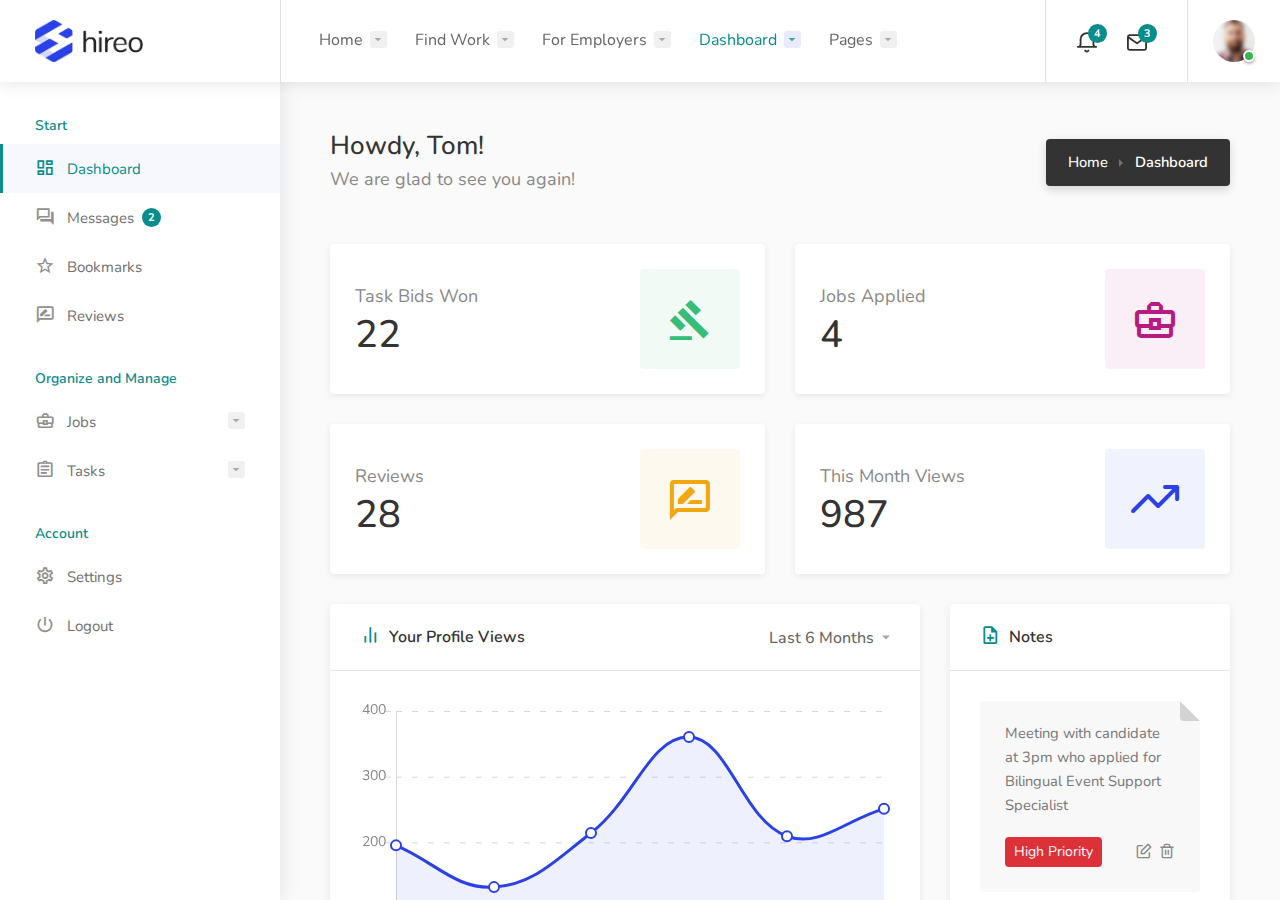
<file: HTML/dashboard.html>
<!doctype html>
<html lang="en">
<head>

<!-- Basic Page Needs
================================================== -->
<title>Hireo</title>
<meta charset="utf-8">
<meta name="viewport" content="width=device-width, initial-scale=1, maximum-scale=1">

<!-- CSS
================================================== -->
<link rel="stylesheet" href="css/style.css">
<link rel="stylesheet" href="css/colors/blue.css">

</head>
<body class="gray">

<!-- Wrapper -->
<div id="wrapper">

<!-- Header Container
================================================== -->
<header id="header-container" class="fullwidth dashboard-header not-sticky">

	<!-- Header -->
	<div id="header">
		<div class="container">
			
			<!-- Left Side Content -->
			<div class="left-side">
				
				<!-- Logo -->
				<div id="logo">
					<a href="index.html"><img src="images/logo.png" alt=""></a>
				</div>

				<!-- Main Navigation -->
				<nav id="navigation">
					<ul id="responsive">

						<li><a href="#">Home</a>
							<ul class="dropdown-nav">
								<li><a href="index.html">Home 1</a></li>
								<li><a href="index-2.html">Home 2</a></li>
								<li><a href="index-3.html">Home 3</a></li>
							</ul>
						</li>

						<li><a href="#">Find Work</a>
							<ul class="dropdown-nav">
								<li><a href="#">Browse Jobs</a>
									<ul class="dropdown-nav">
										<li><a href="jobs-list-layout-full-page-map.html">Full Page List + Map</a></li>
										<li><a href="jobs-grid-layout-full-page-map.html">Full Page Grid + Map</a></li>
										<li><a href="jobs-grid-layout-full-page.html">Full Page Grid</a></li>
										<li><a href="jobs-list-layout-1.html">List Layout 1</a></li>
										<li><a href="jobs-list-layout-2.html">List Layout 2</a></li>
										<li><a href="jobs-grid-layout.html">Grid Layout</a></li>
									</ul>
								</li>
								<li><a href="#">Browse Tasks</a>
									<ul class="dropdown-nav">
										<li><a href="tasks-list-layout-1.html">List Layout 1</a></li>
										<li><a href="tasks-list-layout-2.html">List Layout 2</a></li>
										<li><a href="tasks-grid-layout.html">Grid Layout</a></li>
										<li><a href="tasks-grid-layout-full-page.html">Full Page Grid</a></li>
									</ul>
								</li>
								<li><a href="browse-companies.html">Browse Companies</a></li>
								<li><a href="single-job-page.html">Job Page</a></li>
								<li><a href="single-task-page.html">Task Page</a></li>
								<li><a href="single-company-profile.html">Company Profile</a></li>
							</ul>
						</li>

						<li><a href="#">For Employers</a>
							<ul class="dropdown-nav">
								<li><a href="#">Find a Freelancer</a>
									<ul class="dropdown-nav">
										<li><a href="freelancers-grid-layout-full-page.html">Full Page Grid</a></li>
										<li><a href="freelancers-grid-layout.html">Grid Layout</a></li>
										<li><a href="freelancers-list-layout-1.html">List Layout 1</a></li>
										<li><a href="freelancers-list-layout-2.html">List Layout 2</a></li>
									</ul>
								</li>
								<li><a href="single-freelancer-profile.html">Freelancer Profile</a></li>
								<li><a href="dashboard-post-a-job.html">Post a Job</a></li>
								<li><a href="dashboard-post-a-task.html">Post a Task</a></li>
							</ul>
						</li>

						<li><a href="#" class="current">Dashboard</a>
							<ul class="dropdown-nav">
								<li><a href="dashboard.html">Dashboard</a></li>
								<li><a href="dashboard-messages.html">Messages</a></li>
								<li><a href="dashboard-bookmarks.html">Bookmarks</a></li>
								<li><a href="dashboard-reviews.html">Reviews</a></li>
								<li><a href="dashboard-manage-jobs.html">Jobs</a>
									<ul class="dropdown-nav">
										<li><a href="dashboard-manage-jobs.html">Manage Jobs</a></li>
										<li><a href="dashboard-manage-candidates.html">Manage Candidates</a></li>
										<li><a href="dashboard-post-a-job.html">Post a Job</a></li>
									</ul>
								</li>
								<li><a href="dashboard-manage-tasks.html">Tasks</a>
									<ul class="dropdown-nav">
										<li><a href="dashboard-manage-tasks.html">Manage Tasks</a></li>
										<li><a href="dashboard-manage-bidders.html">Manage Bidders</a></li>
										<li><a href="dashboard-my-active-bids.html">My Active Bids</a></li>
										<li><a href="dashboard-post-a-task.html">Post a Task</a></li>
									</ul>
								</li>
								<li><a href="dashboard-settings.html">Settings</a></li>
							</ul>
						</li>

						<li><a href="#">Pages</a>
							<ul class="dropdown-nav">
								<li>
									<a href="#">Open Street Map</a>
									<ul class="dropdown-nav">
										<li><a href="jobs-list-layout-full-page-map-OpenStreetMap.html">Full Page List + Map</a></li>
										<li><a href="jobs-grid-layout-full-page-map-OpenStreetMap.html">Full Page Grid + Map</a></li>
										<li><a href="single-job-page-OpenStreetMap.html">Job Page</a></li>
										<li><a href="single-company-profile-OpenStreetMap.html">Company Profile</a></li>
										<li><a href="pages-contact-OpenStreetMap.html">Contact</a></li>
										<li><a href="jobs-list-layout-1-OpenStreetMap.html">Location Autocomplete</a></li>
									</ul>
								</li>
								<li><a href="pages-blog.html">Blog</a></li>
								<li><a href="pages-pricing-plans.html">Pricing Plans</a></li>
								<li><a href="pages-checkout-page.html">Checkout Page</a></li>
								<li><a href="pages-invoice-template.html">Invoice Template</a></li>
								<li><a href="pages-user-interface-elements.html">User Interface Elements</a></li>
								<li><a href="pages-icons-cheatsheet.html">Icons Cheatsheet</a></li>
								<li><a href="pages-login.html">Login & Register</a></li>
								<li><a href="pages-404.html">404 Page</a></li>
								<li><a href="pages-contact.html">Contact</a></li>
							</ul>
						</li>

					</ul>
				</nav>
				<div class="clearfix"></div>
				<!-- Main Navigation / End -->
				
			</div>
			<!-- Left Side Content / End -->


			<!-- Right Side Content / End -->
			<div class="right-side">

				<!--  User Notifications -->
				<div class="header-widget hide-on-mobile">
					
					<!-- Notifications -->
					<div class="header-notifications">

						<!-- Trigger -->
						<div class="header-notifications-trigger">
							<a href="#"><i class="icon-feather-bell"></i><span>4</span></a>
						</div>

						<!-- Dropdown -->
						<div class="header-notifications-dropdown">

							<div class="header-notifications-headline">
								<h4>Notifications</h4>
								<button class="mark-as-read ripple-effect-dark" title="Mark all as read" data-tippy-placement="left">
									<i class="icon-feather-check-square"></i>
								</button>
							</div>

							<div class="header-notifications-content">
								<div class="header-notifications-scroll" data-simplebar>
									<ul>
										<!-- Notification -->
										<li class="notifications-not-read">
											<a href="dashboard-manage-candidates.html">
												<span class="notification-icon"><i class="icon-material-outline-group"></i></span>
												<span class="notification-text">
													<strong>Michael Shannah</strong> applied for a job <span class="color">Full Stack Software Engineer</span>
												</span>
											</a>
										</li>

										<!-- Notification -->
										<li>
											<a href="dashboard-manage-bidders.html">
												<span class="notification-icon"><i class=" icon-material-outline-gavel"></i></span>
												<span class="notification-text">
													<strong>Gilbert Allanis</strong> placed a bid on your <span class="color">iOS App Development</span> project
												</span>
											</a>
										</li>

										<!-- Notification -->
										<li>
											<a href="dashboard-manage-jobs.html">
												<span class="notification-icon"><i class="icon-material-outline-autorenew"></i></span>
												<span class="notification-text">
													Your job listing <span class="color">Full Stack PHP Developer</span> is expiring.
												</span>
											</a>
										</li>

										<!-- Notification -->
										<li>
											<a href="dashboard-manage-candidates.html">
												<span class="notification-icon"><i class="icon-material-outline-group"></i></span>
												<span class="notification-text">
													<strong>Sindy Forrest</strong> applied for a job <span class="color">Full Stack Software Engineer</span>
												</span>
											</a>
										</li>
									</ul>
								</div>
							</div>

						</div>

					</div>
					
					<!-- Messages -->
					<div class="header-notifications">
						<div class="header-notifications-trigger">
							<a href="#"><i class="icon-feather-mail"></i><span>3</span></a>
						</div>

						<!-- Dropdown -->
						<div class="header-notifications-dropdown">

							<div class="header-notifications-headline">
								<h4>Messages</h4>
								<button class="mark-as-read ripple-effect-dark" title="Mark all as read" data-tippy-placement="left">
									<i class="icon-feather-check-square"></i>
								</button>
							</div>

							<div class="header-notifications-content">
								<div class="header-notifications-scroll" data-simplebar>
									<ul>
										<!-- Notification -->
										<li class="notifications-not-read">
											<a href="dashboard-messages.html">
												<span class="notification-avatar status-online"><img src="images/user-avatar-small-03.jpg" alt=""></span>
												<div class="notification-text">
													<strong>David Peterson</strong>
													<p class="notification-msg-text">Thanks for reaching out. I'm quite busy right now on many...</p>
													<span class="color">4 hours ago</span>
												</div>
											</a>
										</li>

										<!-- Notification -->
										<li class="notifications-not-read">
											<a href="dashboard-messages.html">
												<span class="notification-avatar status-offline"><img src="images/user-avatar-small-02.jpg" alt=""></span>
												<div class="notification-text">
													<strong>Sindy Forest</strong>
													<p class="notification-msg-text">Hi Tom! Hate to break it to you, but I'm actually on vacation until...</p>
													<span class="color">Yesterday</span>
												</div>
											</a>
										</li>

										<!-- Notification -->
										<li class="notifications-not-read">
											<a href="dashboard-messages.html">
												<span class="notification-avatar status-online"><img src="images/user-avatar-placeholder.png" alt=""></span>
												<div class="notification-text">
													<strong>Marcin Kowalski</strong>
													<p class="notification-msg-text">I received payment. Thanks for cooperation!</p>
													<span class="color">Yesterday</span>
												</div>
											</a>
										</li>
									</ul>
								</div>
							</div>

							<a href="dashboard-messages.html" class="header-notifications-button ripple-effect button-sliding-icon">View All Messages<i class="icon-material-outline-arrow-right-alt"></i></a>
						</div>
					</div>

				</div>
				<!--  User Notifications / End -->

				<!-- User Menu -->
				<div class="header-widget">

					<!-- Messages -->
					<div class="header-notifications user-menu">
						<div class="header-notifications-trigger">
							<a href="#"><div class="user-avatar status-online"><img src="images/user-avatar-small-01.jpg" alt=""></div></a>
						</div>

						<!-- Dropdown -->
						<div class="header-notifications-dropdown">

							<!-- User Status -->
							<div class="user-status">

								<!-- User Name / Avatar -->
								<div class="user-details">
									<div class="user-avatar status-online"><img src="images/user-avatar-small-01.jpg" alt=""></div>
									<div class="user-name">
										Tom Smith <span>Freelancer</span>
									</div>
								</div>
								
								<!-- User Status Switcher -->
								<div class="status-switch" id="snackbar-user-status">
									<label class="user-online current-status">Online</label>
									<label class="user-invisible">Invisible</label>
									<!-- Status Indicator -->
									<span class="status-indicator" aria-hidden="true"></span>
								</div>	
						</div>
						
						<ul class="user-menu-small-nav">
							<li><a href="dashboard.html"><i class="icon-material-outline-dashboard"></i> Dashboard</a></li>
							<li><a href="dashboard-settings.html"><i class="icon-material-outline-settings"></i> Settings</a></li>
							<li><a href="index-logged-out.html"><i class="icon-material-outline-power-settings-new"></i> Logout</a></li>
						</ul>

						</div>
					</div>

				</div>
				<!-- User Menu / End -->

				<!-- Mobile Navigation Button -->
				<span class="mmenu-trigger">
					<button class="hamburger hamburger--collapse" type="button">
						<span class="hamburger-box">
							<span class="hamburger-inner"></span>
						</span>
					</button>
				</span>

			</div>
			<!-- Right Side Content / End -->

		</div>
	</div>
	<!-- Header / End -->

</header>
<div class="clearfix"></div>
<!-- Header Container / End -->


<!-- Dashboard Container -->
<div class="dashboard-container">

	<!-- Dashboard Sidebar
	================================================== -->
	<div class="dashboard-sidebar">
		<div class="dashboard-sidebar-inner" data-simplebar>
			<div class="dashboard-nav-container">

				<!-- Responsive Navigation Trigger -->
				<a href="#" class="dashboard-responsive-nav-trigger">
					<span class="hamburger hamburger--collapse" >
						<span class="hamburger-box">
							<span class="hamburger-inner"></span>
						</span>
					</span>
					<span class="trigger-title">Dashboard Navigation</span>
				</a>
				
				<!-- Navigation -->
				<div class="dashboard-nav">
					<div class="dashboard-nav-inner">

						<ul data-submenu-title="Start">
							<li class="active"><a href="dashboard.html"><i class="icon-material-outline-dashboard"></i> Dashboard</a></li>
							<li><a href="dashboard-messages.html"><i class="icon-material-outline-question-answer"></i> Messages <span class="nav-tag">2</span></a></li>
							<li><a href="dashboard-bookmarks.html"><i class="icon-material-outline-star-border"></i> Bookmarks</a></li>
							<li><a href="dashboard-reviews.html"><i class="icon-material-outline-rate-review"></i> Reviews</a></li>
						</ul>
						
						<ul data-submenu-title="Organize and Manage">
							<li><a href="#"><i class="icon-material-outline-business-center"></i> Jobs</a>
								<ul>
									<li><a href="dashboard-manage-jobs.html">Manage Jobs <span class="nav-tag">3</span></a></li>
									<li><a href="dashboard-manage-candidates.html">Manage Candidates</a></li>
									<li><a href="dashboard-post-a-job.html">Post a Job</a></li>
								</ul>	
							</li>
							<li><a href="#"><i class="icon-material-outline-assignment"></i> Tasks</a>
								<ul>
									<li><a href="dashboard-manage-tasks.html">Manage Tasks <span class="nav-tag">2</span></a></li>
									<li><a href="dashboard-manage-bidders.html">Manage Bidders</a></li>
									<li><a href="dashboard-my-active-bids.html">My Active Bids <span class="nav-tag">4</span></a></li>
									<li><a href="dashboard-post-a-task.html">Post a Task</a></li>
								</ul>	
							</li>
						</ul>

						<ul data-submenu-title="Account">
							<li><a href="dashboard-settings.html"><i class="icon-material-outline-settings"></i> Settings</a></li>
							<li><a href="index-logged-out.html"><i class="icon-material-outline-power-settings-new"></i> Logout</a></li>
						</ul>
						
					</div>
				</div>
				<!-- Navigation / End -->

			</div>
		</div>
	</div>
	<!-- Dashboard Sidebar / End -->


	<!-- Dashboard Content
	================================================== -->
	<div class="dashboard-content-container" data-simplebar>
		<div class="dashboard-content-inner" >
			
			<!-- Dashboard Headline -->
			<div class="dashboard-headline">
				<h3>Howdy, Tom!</h3>
				<span>We are glad to see you again!</span>

				<!-- Breadcrumbs -->
				<nav id="breadcrumbs" class="dark">
					<ul>
						<li><a href="#">Home</a></li>
						<li>Dashboard</li>
					</ul>
				</nav>
			</div>
	
			<!-- Fun Facts Container -->
			<div class="fun-facts-container">
				<div class="fun-fact" data-fun-fact-color="#36bd78">
					<div class="fun-fact-text">
						<span>Task Bids Won</span>
						<h4>22</h4>
					</div>
					<div class="fun-fact-icon"><i class="icon-material-outline-gavel"></i></div>
				</div>
				<div class="fun-fact" data-fun-fact-color="#b81b7f">
					<div class="fun-fact-text">
						<span>Jobs Applied</span>
						<h4>4</h4>
					</div>
					<div class="fun-fact-icon"><i class="icon-material-outline-business-center"></i></div>
				</div>
				<div class="fun-fact" data-fun-fact-color="#efa80f">
					<div class="fun-fact-text">
						<span>Reviews</span>
						<h4>28</h4>
					</div>
					<div class="fun-fact-icon"><i class="icon-material-outline-rate-review"></i></div>
				</div>

				<!-- Last one has to be hidden below 1600px, sorry :( -->
				<div class="fun-fact" data-fun-fact-color="#2a41e6">
					<div class="fun-fact-text">
						<span>This Month Views</span>
						<h4>987</h4>
					</div>
					<div class="fun-fact-icon"><i class="icon-feather-trending-up"></i></div>
				</div>
			</div>
			
			<!-- Row -->
			<div class="row">

				<div class="col-xl-8">
					<!-- Dashboard Box -->
					<div class="dashboard-box main-box-in-row">
						<div class="headline">
							<h3><i class="icon-feather-bar-chart-2"></i> Your Profile Views</h3>
							<div class="sort-by">
								<select class="selectpicker hide-tick">
									<option>Last 6 Months</option>
									<option>This Year</option>
									<option>This Month</option>
								</select>
							</div>
						</div>
						<div class="content">
							<!-- Chart -->
							<div class="chart">
								<canvas id="chart" width="100" height="45"></canvas>
							</div>
						</div>
					</div>
					<!-- Dashboard Box / End -->
				</div>
				<div class="col-xl-4">

					<!-- Dashboard Box -->
					<!-- If you want adjust height of two boxes 
						 add to the lower box 'main-box-in-row' 
						 and 'child-box-in-row' to the higher box -->
					<div class="dashboard-box child-box-in-row"> 
						<div class="headline">
							<h3><i class="icon-material-outline-note-add"></i> Notes</h3>
						</div>	

						<div class="content with-padding">
							<!-- Note -->
							<div class="dashboard-note">
								<p>Meeting with candidate at 3pm who applied for Bilingual Event Support Specialist</p>
								<div class="note-footer">
									<span class="note-priority high">High Priority</span>
									<div class="note-buttons">
										<a href="#" title="Edit" data-tippy-placement="top"><i class="icon-feather-edit"></i></a>
										<a href="#" title="Remove" data-tippy-placement="top"><i class="icon-feather-trash-2"></i></a>
									</div>
								</div>
							</div>
							<!-- Note -->
							<div class="dashboard-note">
								<p>Extend premium plan for next month</p>
								<div class="note-footer">
									<span class="note-priority low">Low Priority</span>
									<div class="note-buttons">
										<a href="#" title="Edit" data-tippy-placement="top"><i class="icon-feather-edit"></i></a>
										<a href="#" title="Remove" data-tippy-placement="top"><i class="icon-feather-trash-2"></i></a>
									</div>
								</div>
							</div>
							<!-- Note -->
							<div class="dashboard-note">
								<p>Send payment to David Peterson</p>
								<div class="note-footer">
									<span class="note-priority medium">Medium Priority</span>
									<div class="note-buttons">
										<a href="#" title="Edit" data-tippy-placement="top"><i class="icon-feather-edit"></i></a>
										<a href="#" title="Remove" data-tippy-placement="top"><i class="icon-feather-trash-2"></i></a>
									</div>
								</div>
							</div>
						</div>
							<div class="add-note-button">
								<a href="#small-dialog" class="popup-with-zoom-anim button full-width button-sliding-icon">Add Note <i class="icon-material-outline-arrow-right-alt"></i></a>
							</div>
					</div>
					<!-- Dashboard Box / End -->
				</div>
			</div>
			<!-- Row / End -->

			<!-- Row -->
			<div class="row">

				<!-- Dashboard Box -->
				<div class="col-xl-6">
					<div class="dashboard-box">
						<div class="headline">
							<h3><i class="icon-material-baseline-notifications-none"></i> Notifications</h3>
							<button class="mark-as-read ripple-effect-dark" data-tippy-placement="left" title="Mark all as read">
									<i class="icon-feather-check-square"></i>
							</button>
						</div>
						<div class="content">
							<ul class="dashboard-box-list">
								<li>
									<span class="notification-icon"><i class="icon-material-outline-group"></i></span>
									<span class="notification-text">
										<strong>Michael Shannah</strong> applied for a job <a href="#">Full Stack Software Engineer</a>
									</span>
									<!-- Buttons -->
									<div class="buttons-to-right">
										<a href="#" class="button ripple-effect ico" title="Mark as read" data-tippy-placement="left"><i class="icon-feather-check-square"></i></a>
									</div>
								</li>
								<li>
									<span class="notification-icon"><i class=" icon-material-outline-gavel"></i></span>
									<span class="notification-text">
										<strong>Gilber Allanis</strong> placed a bid on your <a href="#">iOS App Development</a> project
									</span>
									<!-- Buttons -->
									<div class="buttons-to-right">
										<a href="#" class="button ripple-effect ico" title="Mark as read" data-tippy-placement="left"><i class="icon-feather-check-square"></i></a>
									</div>
								</li>
								<li>
									<span class="notification-icon"><i class="icon-material-outline-autorenew"></i></span>
									<span class="notification-text">
										Your job listing <a href="#">Full Stack Software Engineer</a> is expiring
									</span>
									<!-- Buttons -->
									<div class="buttons-to-right">
										<a href="#" class="button ripple-effect ico" title="Mark as read" data-tippy-placement="left"><i class="icon-feather-check-square"></i></a>
									</div>
								</li>
								<li>
									<span class="notification-icon"><i class="icon-material-outline-group"></i></span>
									<span class="notification-text">
										<strong>Sindy Forrest</strong> applied for a job <a href="#">Full Stack Software Engineer</a>
									</span>
									<!-- Buttons -->
									<div class="buttons-to-right">
										<a href="#" class="button ripple-effect ico" title="Mark as read" data-tippy-placement="left"><i class="icon-feather-check-square"></i></a>
									</div>
								</li>
								<li>
									<span class="notification-icon"><i class="icon-material-outline-rate-review"></i></span>
									<span class="notification-text">
										<strong>David Peterson</strong> left you a <span class="star-rating no-stars" data-rating="5.0"></span> rating after finishing <a href="#">Logo Design</a> task
									</span>
									<!-- Buttons -->
									<div class="buttons-to-right">
										<a href="#" class="button ripple-effect ico" title="Mark as read" data-tippy-placement="left"><i class="icon-feather-check-square"></i></a>
									</div>
								</li>
							</ul>
						</div>
					</div>
				</div>

				<!-- Dashboard Box -->
				<div class="col-xl-6">
					<div class="dashboard-box">
						<div class="headline">
							<h3><i class="icon-material-outline-assignment"></i> Orders</h3>
						</div>
						<div class="content">
							<ul class="dashboard-box-list">
								<li>
									<div class="invoice-list-item">
									<strong>Professional Plan</strong>
										<ul>
											<li><span class="unpaid">Unpaid</span></li>
											<li>Order: #326</li>
											<li>Date: 12/08/2019</li>
										</ul>
									</div>
									<!-- Buttons -->
									<div class="buttons-to-right">
										<a href="pages-checkout-page.html" class="button">Finish Payment</a>
									</div>
								</li>
								<li>
									<div class="invoice-list-item">
									<strong>Professional Plan</strong>
										<ul>
											<li><span class="paid">Paid</span></li>
											<li>Order: #264</li>
											<li>Date: 10/07/2019</li>
										</ul>
									</div>
									<!-- Buttons -->
									<div class="buttons-to-right">
										<a href="pages-invoice-template.html" class="button gray">View Invoice</a>
									</div>
								</li>
								<li>
									<div class="invoice-list-item">
									<strong>Professional Plan</strong>
										<ul>
											<li><span class="paid">Paid</span></li>
											<li>Order: #211</li>
											<li>Date: 12/06/2019</li>
										</ul>
									</div>
									<!-- Buttons -->
									<div class="buttons-to-right">
										<a href="pages-invoice-template.html" class="button gray">View Invoice</a>
									</div>
								</li>
								<li>
									<div class="invoice-list-item">
									<strong>Professional Plan</strong>
										<ul>
											<li><span class="paid">Paid</span></li>
											<li>Order: #179</li>
											<li>Date: 06/05/2019</li>
										</ul>
									</div>
									<!-- Buttons -->
									<div class="buttons-to-right">
										<a href="pages-invoice-template.html" class="button gray">View Invoice</a>
									</div>
								</li>
							</ul>
						</div>
					</div>
				</div>

			</div>
			<!-- Row / End -->

			<!-- Footer -->
			<div class="dashboard-footer-spacer"></div>
			<div class="small-footer margin-top-15">
				<div class="small-footer-copyrights">
					© 2019 <strong>Hireo</strong>. All Rights Reserved.
				</div>
				<ul class="footer-social-links">
					<li>
						<a href="#" title="Facebook" data-tippy-placement="top">
							<i class="icon-brand-facebook-f"></i>
						</a>
					</li>
					<li>
						<a href="#" title="Twitter" data-tippy-placement="top">
							<i class="icon-brand-twitter"></i>
						</a>
					</li>
					<li>
						<a href="#" title="Google Plus" data-tippy-placement="top">
							<i class="icon-brand-google-plus-g"></i>
						</a>
					</li>
					<li>
						<a href="#" title="LinkedIn" data-tippy-placement="top">
							<i class="icon-brand-linkedin-in"></i>
						</a>
					</li>
				</ul>
				<div class="clearfix"></div>
			</div>
			<!-- Footer / End -->

		</div>
	</div>
	<!-- Dashboard Content / End -->

</div>
<!-- Dashboard Container / End -->

</div>
<!-- Wrapper / End -->


<!-- Apply for a job popup
================================================== -->
<div id="small-dialog" class="zoom-anim-dialog mfp-hide dialog-with-tabs">

	<!--Tabs -->
	<div class="sign-in-form">

		<ul class="popup-tabs-nav">
			<li><a href="#tab">Add Note</a></li>
		</ul>

		<div class="popup-tabs-container">

			<!-- Tab -->
			<div class="popup-tab-content" id="tab">
				
				<!-- Welcome Text -->
				<div class="welcome-text">
					<h3>Do Not Forget 😎</h3>
				</div>
					
				<!-- Form -->
				<form method="post" id="add-note">

					<select class="selectpicker with-border default margin-bottom-20" data-size="7" title="Priority">
						<option>Low Priority</option>
						<option>Medium Priority</option>
						<option>High Priority</option>
					</select>

					<textarea name="textarea" cols="10" placeholder="Note" class="with-border"></textarea>

				</form>
				
				<!-- Button -->
				<button class="button full-width button-sliding-icon ripple-effect" type="submit" form="add-note">Add Note <i class="icon-material-outline-arrow-right-alt"></i></button>

			</div>

		</div>
	</div>
</div>
<!-- Apply for a job popup / End -->


<!-- Scripts
================================================== -->
<script src="js/jquery-3.5.1.min.js"></script>
<script src="js/jquery-migrate-3.3.1.min.js"></script>
<script src="js/mmenu.min.js"></script>
<script src="js/tippy.all.min.js"></script>
<script src="js/simplebar.min.js"></script>
<script src="js/bootstrap-slider.min.js"></script>
<script src="js/bootstrap-select.min.js"></script>
<script src="js/snackbar.js"></script>
<script src="js/clipboard.min.js"></script>
<script src="js/counterup.min.js"></script>
<script src="js/magnific-popup.min.js"></script>
<script src="js/slick.min.js"></script>
<script src="js/custom.js"></script>

<!-- Snackbar // documentation: https://www.polonel.com/snackbar/ -->
<script>
// Snackbar for user status switcher
$('#snackbar-user-status label').click(function() { 
	Snackbar.show({
		text: 'Your status has been changed!',
		pos: 'bottom-center',
		showAction: false,
		actionText: "Dismiss",
		duration: 3000,
		textColor: '#fff',
		backgroundColor: '#383838'
	}); 
}); 
</script>

<!-- Chart.js // documentation: http://www.chartjs.org/docs/latest/ -->
<script src="js/chart.min.js"></script>
<script>
	Chart.defaults.global.defaultFontFamily = "Nunito";
	Chart.defaults.global.defaultFontColor = '#888';
	Chart.defaults.global.defaultFontSize = '14';

	var ctx = document.getElementById('chart').getContext('2d');

	var chart = new Chart(ctx, {
		type: 'line',

		// The data for our dataset
		data: {
			labels: ["January", "February", "March", "April", "May", "June"],
			// Information about the dataset
	   		datasets: [{
				label: "Views",
				backgroundColor: 'rgba(42,65,232,0.08)',
				borderColor: '#2a41e8',
				borderWidth: "3",
				data: [196,132,215,362,210,252],
				pointRadius: 5,
				pointHoverRadius:5,
				pointHitRadius: 10,
				pointBackgroundColor: "#fff",
				pointHoverBackgroundColor: "#fff",
				pointBorderWidth: "2",
			}]
		},

		// Configuration options
		options: {

		    layout: {
		      padding: 10,
		  	},

			legend: { display: false },
			title:  { display: false },

			scales: {
				yAxes: [{
					scaleLabel: {
						display: false
					},
					gridLines: {
						 borderDash: [6, 10],
						 color: "#d8d8d8",
						 lineWidth: 1,
	            	},
				}],
				xAxes: [{
					scaleLabel: { display: false },  
					gridLines:  { display: false },
				}],
			},

		    tooltips: {
		      backgroundColor: '#333',
		      titleFontSize: 13,
		      titleFontColor: '#fff',
		      bodyFontColor: '#fff',
		      bodyFontSize: 13,
		      displayColors: false,
		      xPadding: 10,
		      yPadding: 10,
		      intersect: false
		    }
		},


});

</script>

</body>
</html>
</file>
<file: HTML/css/style.css>
@charset "UTF-8";

/*
* Author: Vasterad
* URL: http://purethemes.net
*/

/* -------------------------------------------------------------- */
/* Table of Contents
-----------------------------------------------------------------

01. Import Section ----------------------------------------------

02. Layout Components -------------------------------------------
  # Forms Reset & Styles
  # Header
  # Header Notifications
  # User Menu
  # Navigation
  # Mega Menu
  # Sticky Header
  # Transparent Header
  # mmenu.js - mobile menu
  # Footer
  # Pagination
  # Sidebar Styles
  # Notify Box
  # Titlebar
  # Single Page Header
  # Blog Post
  # Contact Page

03. Listings Styles ---------------------------------------------
  # Full Width Page Layout
  # Job Listing - List Layout
  # Job Listing - Compact List Layout
  # Job Listing - Grid Layout
  # Tasks - List Layout
  # Tasks - Grid Layout
  # Freelancers - Grid Layout
  # Freelancers - List Layout
  # Browse Companies

04. User Interface Elements -------------------------------------
  # Buttons
  # Button with Sliding Icon
  # List Styles
  # Marks
  # Notification Boxes
  # Tables
  # Accordion
  # Tabs
  # Copy to clipboard
  # Share Buttons
  # Verified Badge
  # Star Rating
  # Leave Rating Stars
  # Ripple Effect
  # Input With Icon
  # Keywords Input
  # Clickable Tags
  # On/Off Switch
  # Radio Button
  # Checkbox
  # Custom Upload Button
  # Intro Banner
  # Category Boxes
  # Photo Box
  # Pricing Plans
  # Checkout Page
  # Icon Boxes
  # Testimonials
  # Text Banner
  # Counters
  # Countdown
  # Bidding Widget

05. Scripts Styles ----------------------------------------------
  # Slick Slider
  # Simlpebar.js (custom scrollbar)
  # Tippy.js Tooltips
  # Magnific Popup
  # Popup tabs
  # Boostrap Slider
  # Bootstrap-select
  # Snackbar
  # Google Autocomplete
  # Google Maps
  # Leaflet Maps

06. Single Pages ------------------------------------------------
  # Single Job Page
  # Single Freelancer Profile

07. Dashboard ---------------------------------------------------
  # Dashboard Navigation
  # Dashboard Elements
  # Dashboard Messages

08. Others ------------------------------------------------------
  # Common Styles
  # Icons Cheatsheet Styles
  # Offsets

*/ 

/* -------------------------------------------------------------- */
/* 01. Import Section
----------------------------------------------------------------- */
@import url('bootstrap-grid.css');                     /* Default Reset, Responsive Grid*/
@import url('icons.css');                              /* Default Reset, Responsive Grid*/
@import url('https://fonts.googleapis.com/css?family=Nunito:300,400,600,700,800&subset=latin-ext');


/* -------------------------------------------------------------- */
/*  02. Layout Components
----------------------------------------------------------------- */

/* ---------------------------------- */
/* Forms Reset & Styles
------------------------------------- */
input,
input[type="text"],
input[type="password"],
input[type="email"],
input[type="number"],
textarea,
select {
	height: 48px;
	line-height: 48px;
	padding: 0 20px;
	outline: none;
	font-size: 16px;
	color: #808080;
	margin: 0 0 16px 0;
	max-width: 100%;
	width: 100%;
	box-sizing: border-box;
	display: block;
	background-color: #fff;
	font-weight: 500;
	opacity: 1;
	border-radius: 4px;
	border: none;
	box-shadow: 0 1px 4px 0px rgba(0, 0, 0, 0.12);
}

select {
	padding: 15px 18px;
	cursor: pointer;
}

input {
	-webkit-transition: all 0.1s ease-in-out;
	-moz-transition: all 0.1s ease-in-out;
	-o-transition: all 0.1s ease-in-out;
	-ms-transition: all 0.1s ease-in-out;
	transition: all 0.1s ease-in-out;
}

input:focus,
input[type="text"]:focus,
input[type="password"]:focus,
input[type="email"]:focus,
input[type="number"]:focus,
textarea:focus {
	color: #808080;
	transition: box-shadow 0.2s !important;
	opacity: 1;
	border: none;
	box-shadow: 0 1px 4px 0px rgba(0, 0, 0, 0.12);
}

input:-webkit-autofill:focus,
input:-webkit-autofill {
    -webkit-box-shadow: 0 0 0 30px #fff inset !important;
    -webkit-text-fill-color: #808080 !important;
}

/* With Border */
input.with-border,
input[type="text"].with-border,
input[type="password"].with-border,
input[type="email"].with-border,
input[type="number"].with-border,
textarea.with-border,
select.with-border {
	border: 1px solid #e0e0e0;
	box-shadow: 0 1px 4px 0px rgba(0, 0, 0, 0.05);
}
input.with-border:focus,
input[type="text"].with-border:focus,
input[type="password"].with-border:focus,
input[type="email"].with-border:focus,
input[type="number"].with-border:focus,
textarea.with-border:focus {
	border: 1px solid #e0e0e0;
	box-shadow: 0 1px 4px 0px rgba(0, 0, 0, 0.08);
}

input[type="submit"] {
	border: none;
	padding: 11px 18px;
	width: auto;
}

input[type="checkbox"] { display: inline; }

input[type="radio"] {
	width: 15px;
	height: 15px;
	cursor: pointer;
	box-shadow: none;
}


/* Input Placeholder Color */
::placeholder {
	color: #808080;
	opacity: 1;
}

textarea {
	height: auto;
	line-height: 27px;
	padding: 20px;
	min-height: 130px;
	transition: none !important;
	min-width: 100%;
}

label,
legend {
	display: block;
	font-weight: bold;
	font-size: 16px;
	font-weight: normal;
	margin-bottom: 8px;
}


label span,
legend span {
	font-weight: normal;
	font-size: 14px;
	color: #444;
}

fieldset {
	padding: 0;
	border: none;
}

button {
	border: none;
	margin: 0;
	padding: 0;
	width: auto;
	overflow: visible;
	background: transparent;
	color: inherit;
	font: inherit;
	line-height: normal;
	cursor: pointer;
}

a { color: #66676b; transition: 0.3s; }
a, button { outline: none !important; }
a:focus,
a:hover { text-decoration: none; color: #333;}
img { max-width: 100%; }


/* ---------------------------------- */
/* Header
------------------------------------- */
#logo { 
	display: inline-block;
	border-right: 1px solid #e0e0e0;
	height: 100%;
	vertical-align: top;
	padding-right: 35px;
	margin-right: 20px;
}

#logo img {
	height: 42px;
	width: auto;
	top: 50%;
	position: relative;
	transform: translate3d(0,-50%,0);
}

#header {
	position: relative;
	z-index: 999;
	padding: 0;
	box-shadow: 0 0 18px 0 rgba(0, 0, 0, 0.12);
	font-size: 16px;
	height: 82px;
	background-color: #fff;
}

#header .container,
#header .right-side,
#header .left-side { height: 100%; }

/* Full Width Header */
header.fullwidth .container {
  max-width: 100%;
  margin: 0;
  padding: 0 35px;
}

/* Boxed Styles*/
#header .container { position: relative; }

#header .left-side {
	float: left;
	width: 100%;
	display: inline-block;
	position: relative;
	flex: 1;
}

#header .right-side {
	float: right;
	text-align: right;
	width: auto;
	display: inline-block;
	position: absolute;
	right: 25px;
	background-color: #fff;
	flex: 1;
	top: 0;
}

/* Full Width Styles */
.full-width #header .left-side {
	float: left;
	width: 100%;
	display: inline-block;
	position: relative;
}

.full-width #header .right-side {
	float: right;
	text-align: right;
	width: auto;
	display: inline-block;
	position: absolute;
	right: 25px;
	background-color: #fff;
}



/* Header Widget
------------------------------------- */
.header-widget {
	display: inline-block;
	height: 100%;
	border-left: 1px solid #e0e0e0;
	padding: 0 30px;
	text-align: left;
	float: left;
}

.fullwidth .header-widget:last-of-type {
	padding-right: 5px;
	float: right;
	border-right: none;
}

.header-widget:last-of-type { padding-right: 0; margin-right: -5px; }
.fullwidth .header-widget:last-of-type { padding-right: 5px; margin-right: 0; }

/* Notification Avatar*/
.header-notifications-content .notification-avatar {
	height: 42px;
	width: 42px;
	max-width: 42px;
	display: inline-block;
	border-radius: 50%;
	overflow: hidden;
}

/* Sign In Button */
.header-widget .log-in-button {
	padding: 10px 0;
	position: relative;
	top: 50%;
	transform: translateY(-50%);
	transition: 0.3s;
	color: #666;
	display: block;
	margin: 0 -3px;
}

.header-widget .log-in-button i {
	font-size: 18px;
	line-height: 0;
	position: relative;
	top: 2px;
	margin-right: 4px;
	margin-left: -1px;
	color: #777;
	transition: 0.3s;
}

.header-widget .log-in-button:hover,
.header-widget .log-in-button:hover i { color: #66676b; }

.transparent-header .header-widget .log-in-button,
.transparent-header .header-widget .log-in-button i { color: #fff; }

/* Sign In Button Media Queries */
@media (max-width: 768px) {
	.header-widget .log-in-button span { display: none; }

	.header-widget .log-in-button i {
		font-size: 20px;
		top: 3px;
	}

	.header-widget .log-in-button i,
	.header-widget .log-in-button i:hover { color: #555; }

	.header-widget .log-in-button {
		background-color: #f0f0f0;
		border-radius: 4px;
	    height: 46px;
	    width: 46px;
	    text-align: center;
	}

	.transparent-header .header-widget .log-in-button i,
	.transparent-header .header-widget .log-in-button {
		background-color: #fff;
		color: #333;
	}

}


/* ---------------------------------- */
/* Header Notifications
------------------------------------- */
.header-notifications {
	height: 100%;
	display: inline-block;
	padding-right: 15px;
	position: relative;
}

.header-notifications:last-child { margin-right: -15px; }

.header-notifications-trigger,
.header-notifications-trigger a {
	font-size: 22px;
	color: #333;
	position: relative;
	top: 55%;
	transform: translate3d(0,-50%,0);
}

/* IE 11 Fixes */
@media screen and (-ms-high-contrast: active), screen and (-ms-high-contrast: none) {  
	.header-notifications-trigger, 
	.header-notifications-trigger a {
		height: 40px;
	}
	.header-notifications.user-menu { top: -8px; } 
}
/* IE 11 Fixes - End */

.header-notifications-trigger span {
	position: absolute;
	display: inline-block;
	top: -15px;
	margin-left: -10px;
	font-weight: 700;
	height: 19px;
	width: 19px;
	line-height: 19px;
	text-align: center;
	color: #fff;
	font-size: 11px;
	background-color: #66676b;
	border-radius: 50%;
	position: relative;
}


/* Header User Menu Dropdown */
.header-notifications-dropdown {
	width: 360px;
	border-radius: 4px;
/*	box-shadow: 0px 0 8px 0px rgba(0,0,0,0.10);*/
	box-shadow: 0px 2px 12px 0px rgba(0,0,0,0.12);
	background-color: #fff;
	padding: 0;
	position: absolute;
	top: calc(100% - 10px);
	right: -15px;
	text-align: left;
	z-index: 100;
	transform: scale(0.95);
	opacity: 0;
	visibility: hidden;
	transition: 0.3s;
	pointer-events: none;
}

.header-notifications.active .header-notifications-dropdown {
	transform: scale(1);
	opacity: 1;
	visibility: visible;
	pointer-events: all;
}

.header-notifications-dropdown:before {
	content: "";
	position: absolute;
	right: 43px;
	top: -6px;
	width: 0; 
	height: 0; 
	border-left: 6px solid transparent;
	border-right: 6px solid transparent;
	border-bottom: 6px solid #d7d7d7;
	
	/* Arrow with shadow */
/*	top: 0;
	right: 33px;
    border: 5px solid black;
    border-color: transparent transparent #fff #fff;
    transform-origin: 0 0;
    transform: rotate(135deg);
    box-shadow: -3px 3px 3px 0 rgba(0, 0, 0, 0.05);*/
}

/* Headline */
.header-notifications-headline {
	padding: 17px 25px;
	padding-top: 18px;
	line-height: 24px;
	border-bottom: 1px solid #e6e6e6;
}

.header-notifications-headline h4,
.header-notifications-headline span {
	display: inline-block;
}

button.mark-as-read {
	float: right;
	position: relative;
	border-radius: 4px;
	height: 32px;
	width: 32px;
	text-align: center;
	line-height: 36px;
	top: -4px;
	right: -8px;
	color: #888;
	transition: 0.25s;
}

button.mark-as-read:hover {
	background-color: #f2f2f2;
	color: #888;
}

/* Content */
.header-notifications-content {
	display: block;
	width: 100%;
}

.header-notifications-scroll {
	display: block;
	overflow: hidden;
	height: auto;
}

.header-notifications-content ul {
	padding: 0;
	margin: 0;
	list-style: none;
}

.header-notifications-content ul li {
	border-bottom: 1px solid #e6e6e6;
	transition: 0.25s;
}

.header-notifications-content ul li:hover { background-color: #fafafa; }
.header-notifications-content ul li:hover .notification-icon { background-color: #eee; }
.header-notifications-content ul li:last-child { border-bottom: none; }

.header-notifications-content ul li a {
	color: #666;
	position: relative;
	padding: 22px 25px;
	display: block;
}

.header-notifications-content p { margin: 0; padding: 0; }

.header-notifications-content ul li a {
	display: flex;
	flex-wrap: wrap;
	align-items: center;
}

.header-notifications-content .notification-icon,
.header-notifications-content .notification-text {
	flex: 1; 
}

/* Notification Icon */
.header-notifications-content .notification-icon i { position: relative; }

.notification-icon,
.header-notifications-content .notification-icon {
	font-size: 24px;
	height: 40px;
	width: 40px;
	max-width: 40px;
	display: inline-block;
	background-color: #f2f2f2;
	border-radius: 4px;
	line-height: 42px;
	text-align: center;
	color: #a0a0a0;
	transition: 0.25s;
	position: relative;
}

/* Adjustments for some icons :( */
.notification-icon .icon-material-outline-autorenew { font-size: 22px; }
.notification-icon .icon-material-outline-gavel { font-size: 19px; top: -2px; left: 1px; }


/* Notification Avatar*/
.header-notifications-content .notification-avatar {
	height: 42px;
	width: 42px;
	max-width: 42px;
	display: inline-block;
	border-radius: 50%;
	overflow: visible;
	align-self: flex-start;
}

.header-notifications-content .notification-avatar img{
    width: 100%;
    image-rendering: -webkit-optimize-contrast;
    border-radius: 50%;
}


/* Notification Texts */
.notification-text,
.header-notifications-content .notification-text {
	padding-left: 20px;
	padding-right: 5px; 
	display: inline-block;
	line-height: 23px;
	font-size: 14.7px
}

.header-notifications-content .notification-msg-text {
	display: inline-block;
	line-height: 23px;
	font-size: 14.7px;
	margin: 4px 0;
}

.notification-text strong,
.header-notifications-content .notification-text strong {
	font-weight: 600;
	color: #333;
}

.notification-text span.color,
.header-notifications-content .notification-text span.color {
	color: #66676b;
	display: inline-block;
}

.notification-text span.color {
	display: block;
}


/* Button */
a.header-notifications-button {
	border-radius: 0 0 4px 4px;
	font-weight: 600;
	color: #fff;
	font-size: 14.7px;
	padding: 12px 16px;
	background-color: #66676b;
	width: 100%;
	display: block;
	text-align: center;
	transition: 0.3s;
}

a.header-notifications-button i {
	font-size: 22px;
	line-height: 0;
	top: 4px;
	position: relative;
	max-width: 0;
	display: inline-block;
	margin-left: 7px
}


/* ---------------------------------- */
/* User Menu
------------------------------------- */
.user-menu {
	padding: 0;
}

.header-notifications.user-menu {
	margin: 0 -5px;
}

.user-menu .header-notifications-trigger,
.user-menu .header-notifications-trigger a { top: 50%; }

.user-menu .header-notifications-dropdown {
	top: calc(100% - 8px);
	width: 290px;
	right: -10px;
}

.user-menu .header-notifications-dropdown:before { right: 23px; }

/* User Status Dot */
.notification-avatar { position: relative; }

.status-icon,
.notification-avatar:after,
.user-avatar:after {
	position: absolute;
	content: "";
	height: 12px;
	width: 12px;
	background-color: #c0c0c0;
	bottom: 0;
	right: 0;
	display: block;
	border: 2px solid #fff;
	box-shadow: 0 2px 3px rgba(0,0,0,0.3);
	border-radius: 50%;
}

.notification-avatar:after { width: 11px; height: 11px; }

/* Online */
.status-icon.status-online,
.status-online:after { background-color: #38b653; }

/* Offline */
.status-icon.status-offline,
.status-offline:after { background-color: #c0c0c0; }

/* Avatar */
.user-avatar {
	display: inline-block;
	border-radius: 50%;
	width: 42px;
	height: 42px;
	position: relative;
}

.user-avatar img {
	width: 100%;
	display: inline-block;
	border-radius: 50%;
	image-rendering: -webkit-optimize-contrast;
}


/* User Menu Small Nav */
ul.user-menu-small-nav {
	list-style: none;
	padding: 0;
	margin: 0;
	padding: 20px 25px;
}

ul.user-menu-small-nav li {
	margin: 0;
	padding: 0;
}

ul.user-menu-small-nav li a {
	display: block;
	padding: 2px 0;
	font-size: 16px;
	color: #666;
	transition: 0.3s;
}

ul.user-menu-small-nav li a i {
	font-size: 16px;
	position: relative;
	top: 1px;
	margin-right: 2px;
	color: #666;
	-webkit-font-smoothing: antialiased;
	transition: 0.3s;
}


ul.user-menu-small-nav li a:hover,
ul.user-menu-small-nav li a:hover i { color: #66676b; }


/* User Status Section*/
.user-status {
	padding: 25px;
	border-bottom: 1px solid #e6e6e6;
}

/* User Menu - Details */
.user-details {
	display: flex;
}

.user-name {
	font-weight: 500;
	color: #333;
	line-height: 20px;
	padding: 2px 0 0 15px;
}

.user-details span {
	display: block;
	font-size: 14.7px;
	color: #888;
	font-weight: 500;
}


/* User Status Switch */
.status-switch {
	background-color: #eee;
	width: 100%;
	display: block;
	border-radius: 4px;
	height: 36px;
	padding: 0;
	position: relative;
	zoom: 1;
	margin-top: 20px;
}

.status-switch:before, 
.status-switch:after {
	content: " ";
	display: table;
}

.status-switch label {
	float: left;
	width: 50%;
	position: relative;
	z-index: 2;
	line-height: 36px;
	cursor: pointer;
	color: #888;
	font-size: 14.7px;
	text-align: center;
	transition: 0.3s;
	margin: 0;
}

.status-switch span.status-indicator {
	position: relative;
	z-index: 1;
	top: 0;
	left: 0;
	width: 50%;
	height: 100%;
	display: block;
	border-radius: 4px 0 0 4px;
	background-color: #38b653;
	box-shadow: 0 0 5px 1px rgba(56,182,83,0.3);
	transition: all 0.4s cubic-bezier(0.3,-.41,.19,1.3), background-color 0.2s linear;
}

.status-switch span.right {
	left: 50%;
	border-radius: 0 4px 4px 0;
	background-color: #333;
	box-shadow: none;
	color: #fff;
}

.status-switch label.current-status {
	color: #fff;
}


/* ---------------------------------- */
/* Navigation
------------------------------------- */
#navigation {
	position: relative;
	display: inline-block;
	margin-top: 22px;
}

#navigation ul {
	list-style: none;
	position: relative;
	float: left;
	margin: 0;
	padding: 0;
}

#navigation ul a {
	display: block;
	text-decoration: none;
	padding: 5px 0;
}

#navigation ul li {
	position: relative;
	float: left;
	margin: 0;
	padding: 0
}

#navigation ul li ul {
	opacity: 0;
	visibility: hidden;
	position: absolute;
	top: 100%;
	left: 9px;
	padding: 0;
	z-index: 99999;
}

#navigation ul ul li { float: none; }

#navigation ul ul ul {
	top: 0;
	left: 100%;
	margin: 0 0 0 15px;
}

#navigation ul ul {
	margin: 0;
}

#navigation ul ul ul { pointer-events: none; }
#navigation ul ul li:hover > ul { pointer-events: all; }


#navigation ul ul:before {
	content: "";
	position: absolute;
	left: 0;
	top: -10px;
	background: rgba(255,255,255,0);
	width: 100%;
	height: 10px;
}

#navigation ul ul ul:after {
	content: "";
	position: absolute;
	width: 15px;
	height: 100%;
	left: -15px;
	top: 0;
	opacity: 0;
}

#navigation ul li:hover > ul {
	opacity: 1;
	visibility: visible;
	pointer-events: all;
}

/* Indicator Arrow */
#navigation ul li a:after,
#navigation ul ul li a:after {
	font-family: "Material-Icons";
	content: '\e914';
	opacity: 1;
	font-size: 16px;
	transition: 0.2s;
	opacity: 1;
	line-height: 17px;
	width: 17px;
	height: 17px;
	background-color: #f0f0f0;
	color: #a8a8a8;
	display: inline-block;
	border-radius: 3px;
	margin-left: 7px;
	text-indent: 0;
	top: 1px;
	position: relative;
}


#navigation ul ul.dropdown-nav ul.dropdown-nav li:hover a:after,
#navigation ul ul.dropdown-nav li:hover a:after,
#navigation ul li:hover a:after {
	color: #66676b;
	background: rgba(102,103,107,0.13);
	opacity: 0.8;
}

#navigation ul ul.dropdown-nav ul.dropdown-nav li a:after {
	background-color: #f0f0f0;
	color: #a8a8a8;
	opacity: 1;
}


/* Dropdown Indicator */
#navigation ul ul.dropdown-nav ul.dropdown-nav li:hover a:after,
#navigation ul ul.dropdown-nav li:hover a:after {
	color: #fff !important;
	background-color: #66676b;
	opacity: 1;
}

#navigation ul ul.dropdown-nav ul.dropdown-nav li a:after,
#navigation ul ul.dropdown-nav li a:after {
	content: '\e917';
	position: absolute;
	left: auto;
	right: 20px;
	top: 6px;
	background-color: rgba(255,255,255,0.1);
	color: #bbb;
	opacity: 1;
}

/* Current Indicator */
#navigation ul li a.current { color: #66676b; }
#navigation ul li a.current:after {
	color: #66676b;
	background: rgba(102,103,107,0.13);
	opacity: 0.8;
}

#navigation ul li a:only-child:after,
#navigation ul ul li a:only-child:after { content: ''; display: none; }

#navigation ul ul li:hover a:after {
	opacity: 1;
	transform: translateX(0);
}

#navigation ul li {
	transition: all 0.25s;
	margin: 0 5px;
	border-radius: 4px;
}

#navigation ul li a,
#navigation ul ul li a {
	color: #666;
	cursor: pointer; 
}

#navigation ul a {
	line-height: 23px;
	padding: 7px 9px;
	border-right: 4px;
}

#navigation ul li:hover a { color: #66676b; }


/* Dropdown Styles
------------------------------------- */
#navigation ul ul {
	background-color: #303030;
	box-shadow: 0px 2px 12px 0px rgba(0,0,0,0.12);
	border-radius: 4px;
}

#navigation ul ul li { border-radius: 4px; }
#navigation ul ul li:last-child { border-bottom: none; }

#navigation ul li:hover ul a,
#navigation ul ul a {
	padding: 4px 40px 4px 15px !important;
	line-height: 22px !important;
}

#navigation ul li:hover ul a:only-child ,
#navigation ul a:only-child { 
	padding: 4px 15px 4px 15px !important;
}

#navigation ul ul:after {
	content: "";
	position: absolute;
	left: 25px;
	top: -5px;
	width: 0; 
	height: 0; 
	border-left: 5px solid transparent;
	border-right: 5px solid transparent;
	border-bottom: 5px solid #303030;
}

body #navigation ul ul {
	padding: 14px 0;
	box-sizing: border-box;
	margin-top: 12px;
}

body #navigation ul ul ul { margin-top: 0; }

#navigation ul ul:before {
	 content: ".";
	 position: absolute;
	 width: 100%;
	 height: 12px;
	 top: -12px;
	 opacity: 0;
	 opacity: 0;
}

#navigation ul ul ul:before {
    width: calc(100% + 15px);
    left: -15px;
}

#navigation ul ul li { width: 208px; }

#navigation ul ul li:hover {
	border-radius: 0;
}

#navigation ul ul li:first-child { border-radius: 4px 4px 0 0; }
#navigation ul ul li:last-child { border-radius: 0 0 4px 4px; }

#navigation ul ul {
	opacity: 0;
	visibility: hidden;
	transition: all 0.25s;
	transform: translate3d(0,15px,0);
}

#navigation ul ul ul { transform: translate3d(15px,0,0); }

#navigation ul li ul { z-index: 10; }
#navigation ul li:hover ul { z-index: 20; }

#navigation ul li:hover > ul {
	opacity: 1;
	visibility: visible;
	transform: translate3d(0,0,0);
}

#navigation ul ul li {
	margin: 0;
	padding: 0 6px;
	border-radius: 0;
	font-size: 15.7px;
}

#navigation ul ul.dropdown-nav ul.dropdown-nav ul.dropdown-nav li a,
#navigation ul ul.dropdown-nav ul.dropdown-nav li a,
#navigation ul ul.dropdown-nav li a {
	transition: 0.3s;
	color: #aaa;
}

#navigation ul ul.dropdown-nav ul.dropdown-nav ul.dropdown-nav li:hover a,
#navigation ul ul.dropdown-nav ul.dropdown-nav li:hover a,
#navigation ul ul.dropdown-nav li:hover a {
	color: #fff;
}


/* ---------------------------------- */
/* Mega Menu
------------------------------------- */
.mega-menu {
  opacity: 0;
  visibility: hidden;
  transition: all 0.25s;
  position: absolute;
  box-shadow: 0px 0px 10px 0px rgba(0,0,0,0.12);
  border-radius: 4px;
  font-size: 15px;
  display: flex;
  top: 100%;
  left: 0;
  padding: 20px 0;
  box-sizing: border-box;
  font-size: 14px;
  margin-top: -10px;
  background-color: #303030;
  width: 200px;
  z-index: 99;
  transform: translate3d(-42%,36px,0);
}

.mega-menu:before {
  content: "";
  position: absolute;
  top: -12px;
  left: 0;
  display: block;
  width: 100%;
  height: 12px;
  opacity: 0;
}

#navigation ul li .mega-menu ul { 
  opacity: 0;
  visibility: hidden;
  transform: translate3d(0,0,0);
  position: relative;
  display: inline-block;
  flex: 1;
  padding: 0;
  margin: 0;
  box-shadow: none;
  border-radius: 0;
  top: auto;
  left: auto;
  background-color: transparent;
}

#navigation ul li:hover .mega-menu {
  opacity: 1;
  visibility: visible;
  transform: translate3d(-42%,23px,0);
}

#navigation ul li:hover .mega-menu ul {
  opacity: 1;
  visibility: visible;
}

#navigation .mega-menu ul,
#navigation .mega-menu ul li {
  width: 100%;
}

.mega-menu.two-columns    { width: 429px;}
.mega-menu.three-columns  { width: 643px;}
.mega-menu.four-columns   { width: 857px;}

#navigation ul .mega-menu ul a {
  color: #bbb !important;
  padding: 0 !important;
  margin: 0 !important;
  display: block;
  margin-left: 0;
  -wekkit-transition: all 0.2s ease-in-out;
  transition: all 0.2s ease-in-out;
}

#navigation ul .mega-menu ul a:hover {
	 color: #fff !important;
}

#navigation ul li:hover .mega-menu ul a, 
#navigation ul .mega-menu ul a {
	 padding: 4px 0 !important;
	 line-height: 22px !important;
	 transform: translate3d(0,0,0) !important;
}

#navigation .mega-menu ul li {
  padding: 0 26px;
}

#navigation .mega-menu:after {
    content: "";
    position: absolute;
    left: calc(50% - 10px);
    top: -5px;
    width: 0;
    height: 0;
    border-left: 5px solid transparent;
    border-right: 5px solid transparent;
    border-bottom: 5px solid #303030;
}

#navigation ul li a i {
  font-size: 14px;
  position: relative;
  top: 0;
  padding-right: 5px;
}

.mega-menu-section {
  display: inline-block;
  float: left;
  width: 214px;
  padding: 0;
  border-right: 1px solid #444;
}

.mega-menu .mega-menu-section:last-child { border: none; }

#navigation ul .mega-menu ul ul:after { display: none; }

.mega-menu-headline {
  color: #fff;
  opacity: 1 !important;
  font-weight: 600;
  display: block;
  padding: 8px 30px !important;
  letter-spacing: 0;
  font-size: 14px;
  line-height: 21px;
}

/* Some mega menu styles for mobile nav */
.mobile-styles .mm-listview { margin: 0px -20px !important; }
.mobile-styles .mm-listview .mega-menu-headline { color: #fff; padding: 15px 20px !important; background: #222 !important; }
.mobile-styles .mm-listview li a i { padding-right: 5px; }
.mobile-styles.mm-panel:before { height: 10px !important; }

/* Flickering Fix */
#navigation ul li .mega-menu ul,
#navigation ul li ul { z-index: 100; }
#navigation ul li:hover .mega-menu,
#navigation ul li:hover ul { z-index: 200; }


/* ---------------------------------- */
/* Sticky Header
------------------------------------- */
#header-container {
    position: absolute;
    top: 0;
    width: 100%;
    z-index: 1000;
}

#wrapper.wrapper-with-transparent-header #header .right-side { background-color: transparent; }
#header { transition: background 0.3s; }
#wrapper { padding-top: 82px; }
#wrapper.wrapper-with-transparent-header { padding-top: 0 !important;}

@media (max-width: 1099px) {
  #wrapper { padding-top: 0 !important; }
  #header-container { position: relative !important; }
  #header-container.transparent-header { position: absolute; }
}


/* ---------------------------------- */
/* Transparent Header
------------------------------------- */
#header-container.transparent-header {
	position: absolute;
	width: 100%;
}

.transparent-header-spacer { height: 82px; }

.transparent-header #header {
	background-color: transparent;
	box-shadow: none;
	border-bottom: 1px solid rgba(255,255,255,0.2);
}

.transparent-header #header .right-side { background-color: transparent; }

.transparent-header #logo,
.transparent-header #header .right-side .header-widget { border-color: rgba(255,255,255,0.2); }
.transparent-header #header .right-side .header-widget:first-of-type { border-right-color: transparent; }
.transparent-header #header .right-side .header-widget:last-of-type { border-color: rgba(255,255,255,0.2); }

body .transparent-header #navigation > ul li a,
.transparent-header .header-notifications-trigger,
.transparent-header .header-notifications-trigger a { color: #fff; }

body .transparent-header #navigation > ul ul li a { color: #aaa; }

.transparent-header .header-notifications-dropdown:before { border-bottom-color: #fff; }

.transparent-header .mmenu-trigger { background-color: #fff; }

.transparent-header #navigation > ul li a:after {
	background-color: rgba(255,255,255,0.15);
	color: rgba(255,255,255,0.8);
	opacity: 1;
	transition: 0.3s;
}

.transparent-header #navigation > ul li:hover ul li:hover a:after,
.transparent-header #navigation > ul li:hover a:after,
.transparent-header #navigation > ul li a.current:after {
    color: #fff;
    background: #66676b;
}

.transparent-header #navigation > ul li:hover ul a:after,
.transparent-header #navigation > ul ul li a:after {
    background-color: rgba(255,255,255,0.1);
    color: #bbb;
}

/* ---------------------------------- */
/* mmenu.js - mobile menu
------------------------------------- */
.mm-hidden { display: none!important }

.mm-wrapper {
    overflow-x: hidden;
    position: relative
}

.mm-menu {
    box-sizing: border-box;
    background: inherit;
    display: block;
    padding: 0;
    margin: 0;
    position: absolute;
    left: 0;
    right: 0;
    top: 0;
    bottom: 0;
    z-index: 0
}

.mm-panels,
.mm-panels>.mm-panel {
    background: inherit;
    border-color: inherit;
    box-sizing: border-box;
    margin: 0;
    position: absolute;
    left: 0;
    right: 0;
    top: 0;
    bottom: 0;
    z-index: 0
}

.mm-panels {
    overflow: hidden
}

.mm-panel {
    -webkit-transform: translate(100%, 0);
    -ms-transform: translate(100%, 0);
    transform: translate(100%, 0);
    -webkit-transform: translate3d(100%, 0, 0);
    transform: translate3d(100%, 0, 0);
    -webkit-transition: -webkit-transform .4s ease;
    transition: -webkit-transform .4s ease;
    transition: transform .4s ease;
    transition: transform .4s ease, -webkit-transform .4s ease;
    -webkit-transform-origin: top left;
    -ms-transform-origin: top left;
    transform-origin: top left
}

.mm-panel.mm-opened {
    -webkit-transform: translate(0, 0);
    -ms-transform: translate(0, 0);
    transform: translate(0, 0);
    -webkit-transform: translate3d(0, 0, 0);
    transform: translate3d(0, 0, 0)
}

.mm-panel.mm-subopened {
    -webkit-transform: translate(-30%, 0);
    -ms-transform: translate(-30%, 0);
    transform: translate(-30%, 0);
    -webkit-transform: translate3d(-30%, 0, 0);
    transform: translate3d(-30%, 0, 0)
}

.mm-panel.mm-highest {
    z-index: 1
}

.mm-panel.mm-noanimation {
    -webkit-transition: none!important;
    transition: none!important
}

.mm-panel.mm-noanimation.mm-subopened {
    -webkit-transform: translate(0, 0);
    -ms-transform: translate(0, 0);
    transform: translate(0, 0);
    -webkit-transform: translate3d(0, 0, 0);
    transform: translate3d(0, 0, 0)
}

.mm-panels>.mm-panel {
    -webkit-overflow-scrolling: touch;
    overflow: scroll;
    overflow-x: hidden;
    overflow-y: auto;
    padding: 0 20px
}

.mm-panels>.mm-panel.mm-hasnavbar {
    padding-top: 40px
}

.mm-panels>.mm-panel:not(.mm-hidden) {
    display: block
}

.mm-panels>.mm-panel:after,
.mm-panels>.mm-panel:before {
    content: '';
    display: block;
    height: 20px
}

.mm-vertical .mm-panel {
    -webkit-transform: none!important;
    -ms-transform: none!important;
    transform: none!important
}

.mm-listview .mm-vertical .mm-panel,
.mm-vertical .mm-listview .mm-panel {
    display: none;
    padding: 10px 0 10px 10px
}

.mm-listview .mm-vertical .mm-panel .mm-listview>li:last-child:after,
.mm-vertical .mm-listview .mm-panel .mm-listview>li:last-child:after {
    border-color: transparent
}

.mm-vertical li.mm-opened>.mm-panel,
li.mm-vertical.mm-opened>.mm-panel {
    display: block
}

.mm-listview>li.mm-vertical>.mm-next,
.mm-vertical .mm-listview>li>.mm-next {
    box-sizing: border-box;
    height: 40px;
    bottom: auto
}

.mm-listview>li.mm-vertical.mm-opened>.mm-next:after,
.mm-vertical .mm-listview>li.mm-opened>.mm-next:after {
    -webkit-transform: rotate(225deg);
    -ms-transform: rotate(225deg);
    transform: rotate(225deg);
    right: 19px
}

.mm-btn {
    box-sizing: border-box;
    width: 40px;
    height: 50px;
    position: absolute;
    top: 0;
    z-index: 1
}

.mm-clear:after,
.mm-clear:before,
.mm-close:after,
.mm-close:before {
    content: '';
    border: 2px solid transparent;
    display: block;
    width: 5px;
    height: 5px;
    margin: auto;
    position: absolute;
    top: 0;
    bottom: 0;
    -webkit-transform: rotate(-45deg);
    -ms-transform: rotate(-45deg);
    transform: rotate(-45deg)
}

.mm-clear:before,
.mm-close:before {
    border-right: none;
    border-bottom: none;
    right: 18px
}

.mm-clear:after,
.mm-close:after {
    border-left: none;
    border-top: none;
    right: 25px
}

.mm-next:after,
.mm-prev:before {
    content: '';
    border-top: 2px solid transparent;
    border-left: 2px solid transparent;
    display: block;
    width: 8px;
    height: 8px;
    margin: auto;
    position: absolute;
    top: 0;
    bottom: 0
}

.mm-prev:before {
    -webkit-transform: rotate(-45deg);
    -ms-transform: rotate(-45deg);
    transform: rotate(-45deg);
    left: 23px;
    right: auto
}

.mm-next:after {
    -webkit-transform: rotate(135deg);
    -ms-transform: rotate(135deg);
    transform: rotate(135deg);
    right: 23px;
    left: auto
}

.mm-navbar {
    border-bottom: 1px solid;
    border-color: inherit;
    text-align: center;
    line-height: 30px;
    height: 50px;
    padding: 0 40px;
    margin: 0;
    position: absolute;
    top: 0;
    left: 0;
    right: 0
}

.mm-navbar>* {
    display: block;
    padding: 10px 0
}

.mm-navbar a,
.mm-navbar a:hover {
    text-decoration: none
}

.mm-navbar .mm-title {
    text-overflow: ellipsis;
    white-space: nowrap;
    overflow: hidden
}

.mm-navbar .mm-btn:first-child {
    left: 0
}

.mm-navbar .mm-btn:last-child {
    text-align: right;
    right: 0
}

.mm-panel .mm-navbar {
    display: none
}

.mm-panel.mm-hasnavbar .mm-navbar {
    display: block;
    background-color: #262626;
}

.mm-listview,
.mm-listview>li {
    list-style: none;
    display: block;
    padding: 0;
    margin: 0
}

.mm-listview {
    font: inherit;
    font-size: 14px;
    line-height: 20px
}

.mm-listview a,
.mm-listview a:hover {
    text-decoration: none
}

.mm-listview>li {
    position: relative
}

.mm-listview>li,
.mm-listview>li .mm-next,
.mm-listview>li .mm-next:before,
.mm-listview>li:after {
    border-color: inherit
}

.mm-listview>li {
    border-bottom: 1px solid #404040;
}

.mm-listview>li>a,
.mm-listview>li>span {
    text-overflow: ellipsis;
    white-space: nowrap;
    overflow: hidden;
    color: inherit;
    display: block;
    padding: 14px 10px 14px 20px;
    margin: 0;
}

.mm-listview>li:not(.mm-divider):after {
    content: '';
    border-bottom-width: 1px;
    border-bottom-style: solid;
    display: block;
    position: absolute;
    left: 0;
    right: 0;
    bottom: 0;
    display: none;
}

.mm-listview>li:not(.mm-divider):after {
    left: 20px
}

.mm-listview .mm-next {
    background: rgba(3, 2, 1, 0);
    width: 50px;
    padding: 0;
    position: absolute;
    right: 0;
    top: 0;
    bottom: 0;
    z-index: 2
}

.mm-listview .mm-next:before {
    content: '';
    border-left-width: 1px;
    border-left-style: solid;
    display: block;
    position: absolute;
    top: 0;
    bottom: 0;
    left: 0
}

.mm-listview .mm-next+a,
.mm-listview .mm-next+span {
    margin-right: 50px
}

.mm-listview .mm-next.mm-fullsubopen {
    width: 100%
}

.mm-listview .mm-next.mm-fullsubopen:before {
    border-left: none
}

.mm-listview .mm-next.mm-fullsubopen+a,
.mm-listview .mm-next.mm-fullsubopen+span {
    padding-right: 50px;
    margin-right: 0
}

.mm-panels>.mm-panel>.mm-listview {
    margin: 20px -20px
}

.mm-panels>.mm-panel>.mm-listview:first-child,
.mm-panels>.mm-panel>.mm-navbar+.mm-listview {
    margin-top: -10px;
}

.mm-menu {
    background: #2a2a2a;
    border-color: rgba(255,255,255,0.1);
    color: #fff;
}

.mm-menu .mm-navbar a,
.mm-menu .mm-navbar>* {
    color: #fff;
    font-weight: 600;
    font-size: 16px;
}

.mm-menu .mm-btn:after,
.mm-menu .mm-btn:before {
    border-color: rgba(255,255,255,0.8);
}

.mm-menu .mm-listview {
    border-color: #2a2a2a
}

.mm-menu .mm-listview>li .mm-next:after {
    border-color: rgba(255,255,255,0.8);
}

.mm-menu .mm-listview>li a:not(.mm-next) {
    -webkit-tap-highlight-color: rgba(255, 255, 255, .5);
    tap-highlight-color: rgba(255, 255, 255, .5)
}

.mm-menu .mm-listview>li.mm-selected>a:not(.mm-next),
.mm-menu .mm-listview>li.mm-selected>span {
    background: rgba(255, 255, 255, .05)
}

.mm-menu .mm-listview>li { transition: 0.2s; }
.mm-menu .mm-listview>li:hover {
    background: rgba(255, 255, 255, .03)
}

.mm-menu .mm-listview>li.mm-opened.mm-vertical>.mm-panel,
.mm-menu .mm-listview>li.mm-opened.mm-vertical>a.mm-next,
.mm-menu.mm-vertical .mm-listview>li.mm-opened>.mm-panel,
.mm-menu.mm-vertical .mm-listview>li.mm-opened>a.mm-next {
    background: rgba(0, 0, 0, .05)
}

.mm-menu .mm-divider {
    background: rgba(0, 0, 0, .05)
}

.mm-page {
    box-sizing: border-box;
    position: relative
}

.mm-slideout {
    -webkit-transition: -webkit-transform .4s ease;
    transition: -webkit-transform .4s ease;
    transition: transform .4s ease;
    transition: transform .4s ease, -webkit-transform .4s ease;
    z-index: 1
}

html.mm-opened {
    overflow-x: hidden;
    position: relative
}

html.mm-blocking {
    overflow: hidden
}

html.mm-blocking body {
    overflow: hidden
}

html.mm-background .mm-page {
    background: inherit
}

#mm-blocker {
    background: rgba(3, 2, 1, 0);
    display: none;
    width: 100%;
    height: 100%;
    position: fixed;
    top: 0;
    left: 0;
    z-index: 2
}

html.mm-blocking #mm-blocker {
    display: block
}

.mm-menu.mm-offcanvas {
    z-index: 0;
    display: none;
    position: fixed
}

.mm-menu.mm-offcanvas.mm-opened {
    display: block
}

.mm-menu.mm-offcanvas.mm-no-csstransforms.mm-opened {
    z-index: 10
}

.mm-menu.mm-offcanvas {
    width: 80%;
    min-width: 140px;
    max-width: 440px
}

html.mm-opening .mm-menu.mm-opened~.mm-slideout {
    -webkit-transform: translate(80%, 0);
    -ms-transform: translate(80%, 0);
    transform: translate(80%, 0);
    -webkit-transform: translate3d(80%, 0, 0);
    transform: translate3d(80%, 0, 0)
}

@media all and (max-width:175px) {
    html.mm-opening .mm-menu.mm-opened~.mm-slideout {
        -webkit-transform: translate(140px, 0);
        -ms-transform: translate(140px, 0);
        transform: translate(140px, 0);
        -webkit-transform: translate3d(140px, 0, 0);
        transform: translate3d(140px, 0, 0)
    }
}

@media all and (min-width:550px) {
    html.mm-opening .mm-menu.mm-opened~.mm-slideout {
        -webkit-transform: translate(440px, 0);
        -ms-transform: translate(440px, 0);
        transform: translate(440px, 0);
        -webkit-transform: translate3d(440px, 0, 0);
        transform: translate3d(440px, 0, 0)
    }
}

.mm-sronly {
    border: 0!important;
    clip: rect(1px, 1px, 1px, 1px)!important;
    -webkit-clip-path: inset(50%)!important;
    clip-path: inset(50%)!important;
    white-space: nowrap!important;
    width: 1px!important;
    height: 1px!important;
    padding: 0!important;
    overflow: hidden!important;
    position: absolute!important
}

em.mm-counter {
    font: inherit;
    font-size: 14px;
    font-style: normal;
    text-indent: 0;
    line-height: 20px;
    display: block;
    margin-top: -10px;
    position: absolute;
    right: 45px;
    top: 50%
}

em.mm-counter+a.mm-next {
    width: 90px
}

em.mm-counter+a.mm-next+a,
em.mm-counter+a.mm-next+span {
    margin-right: 90px
}

em.mm-counter+a.mm-fullsubopen {
    padding-left: 0
}

em.mm-counter+a.mm-fullsubopen+a,
em.mm-counter+a.mm-fullsubopen+span {
    padding-right: 90px
}

.mm-listview em.mm-counter+.mm-next.mm-fullsubopen+a,
.mm-listview em.mm-counter+.mm-next.mm-fullsubopen+span {
    padding-right: 90px;
}

.mm-vertical>.mm-counter {
    top: 12px;
    margin-top: 0
}

.mm-vertical.mm-spacer>.mm-counter {
    margin-top: 40px
}

.mm-nosubresults>.mm-counter {
    display: none
}

.mm-menu em.mm-counter {
    background-color: rgba(0,0,0,0.3);
    height: 20px;
    width: 20px;
    text-align: center;
    border-radius: 50%;
    color: #fff;
	line-height: 21px;
    font-size: 10px;
    font-weight: 600;
}

.mm-menu em.mm-counter {
	background-color: #66676b;
}

/* Trigger Styles */
.mmenu-trigger {
    height: 46px;
    width: 46px;
    display: none;
    position: relative;
    margin: 0;
    background-color: #eee;
    border-radius: 4px;
    cursor: pointer;
}

/* Hamburger Icon */
.hamburger {
    padding: 0;
    top: 16px;
    left: 12px;
    transform: scale(0.67);
    -moz-transform: scale(0.70) translateY(4px);
    position: relative;
    display: inline-block;
    cursor: pointer;
    transition-property: opacity, filter;
    transition-duration: 0.15s;
    transition-timing-function: linear;
    font: inherit;
    color: inherit;
    text-transform: none;
    background-color: transparent;
    border: 0;
    margin: 0;
    overflow: visible;
}

.hamburger-box {
    position: relative;
}

.hamburger-inner {
    display: block;
    top: 50%;
    margin-top: -2px; }

.hamburger-inner, .hamburger-inner::before, .hamburger-inner::after {
    width: 33px;
    height: 4px;
    background-color: #555;
    border-radius: 4px;
    position: absolute;
    transition-property: transform;
    transition-duration: 0.15s;
    transition-timing-function: ease; }

.hamburger-inner::before, .hamburger-inner::after {
    content: "";
    display: block;
}

.hamburger-inner::before { top: -10px; }
.hamburger-inner::after { bottom: -10px; }

/* Animation */
.hamburger--collapse .hamburger-inner {
    top: auto;
    bottom: 0;
    transition-duration: 0.13s;
    transition-delay: 0.13s;
    transition-timing-function: cubic-bezier(0.55, 0.055, 0.675, 0.19); }

.hamburger--collapse .hamburger-inner::after {
    top: -20px;
    transition: top 0.2s 0.2s cubic-bezier(0.33333, 0.66667, 0.66667, 1), opacity 0.1s linear; }

.hamburger--collapse .hamburger-inner::before {
    transition: top 0.12s 0.2s cubic-bezier(0.33333, 0.66667, 0.66667, 1), transform 0.13s cubic-bezier(0.55, 0.055, 0.675, 0.19); }

.hamburger--collapse.is-active .hamburger-inner {
    transform: translate3d(0, -10px, 0) rotate(-45deg);
    transition-delay: 0.22s;
    transition-timing-function: cubic-bezier(0.215, 0.61, 0.355, 1); }

.hamburger--collapse.is-active .hamburger-inner::after {
    top: 0;
    opacity: 0;
    transition: top 0.2s cubic-bezier(0.33333, 0, 0.66667, 0.33333), opacity 0.1s 0.22s linear; }

.hamburger--collapse.is-active .hamburger-inner::before {
    top: 0;
    transform: rotate(-90deg);
    transition: top 0.1s 0.16s cubic-bezier(0.33333, 0, 0.66667, 0.33333), transform 0.13s 0.25s cubic-bezier(0.215, 0.61, 0.355, 1); }

.mmenu-trigger { display: none; }


/* Media Queries Menu */
@media (max-width: 1099px) {

	/* Header Responsive Styles */
	#responsive { display: none; }
	.mmenu-trigger { display: inline-block !important; }

	#header { height: 76px; }

	#logo { border: none; }
	#logo img { border: none; max-width: 100px; height: auto; }
	
	header.fullwidth .container {
		padding: 0 20px;
	}

	.header-widget { float: left; }

	.fullwidth .header-widget:last-of-type,
	.header-widget:last-of-type {
		padding-right: 25px;
		float: left;
	}

	#header .right-side {
		position: absolute;
		width: auto;
		background-color: #fff;
		text-align: left;
	}

	.mmenu-trigger {
		margin: 0 -5px 0 23px;
		top: 15px;
		float: right;
	}

	#header .right-side .header-widget {
		border-right: 1px solid #e0e0e0;
		margin-right: -1px;
	}

	.header-widget { padding: 0 25px; }
	.header-notifications:first-child { margin-right: -5px; }
	
	#header-container.cloned { display: none; }
}

@media (max-width: 768px) {
	.header-notifications {
		position: initial;
	}

	.header-notifications-dropdown:before { display: none; }
	.user-menu .header-notifications-dropdown,
	.header-notifications-dropdown {
		width: calc(100vw - 45px);
		right: -10px;
		top: calc(100% + 15px)
	}

}

@media (max-width: 480px) {
	.hide-on-mobile { display: none; }
}


/* ---------------------------------- */
/* Footer
------------------------------------- */
#footer {
	background-color: #303030;
	color: #c0c0c0;
}

#footer p { line-height: 26px; }

.footer-top-section {
	border-bottom: 1px solid #484848;
}

.footer-top-section .footer-logo img { max-height: 46px; }

.footer-rows-container { 
	display: block;
	height: 96px;
	position: relative;
	z-index: 100;
}

.footer-row {
	display: inline-block;
	padding: 0 40px;
	border-right: 1px solid #484848;
	border-left: 1px solid #484848;
	float: left;
	height: 100%;
}

.footer-row-inner {
	position: relative;
	top: 50%;
	transform: translateY(-50%);
}

.footer-row-inner.footer-logo {
	position: relative;
	top: auto;
	transform: translateY(0);
	top: 50%;
	position: relative;
	height: 46px;
 }

.footer-row-inner.footer-logo img {
	position: relative;
	top: 50%;
 }

.footer-row:first-child { padding-left: 0; border-left: none; }
.footer-row:last-child { padding-right: 0; border: none; }

.footer-rows-right .footer-row:first-child {
	padding-left: 40px;
	border-left:  1px solid #484848;
}

.footer-rows-right {
	float: right;
	height: 100%;
}

/* Language Switcher */
.language-switcher.bootstrap-select.btn-group .dropdown-menu.inner {
	width: 100%;
}

.language-switcher.bootstrap-select:before { display: none; }

.language-switcher.bootstrap-select .dropdown-menu {
    padding-top: 15px;
    top: calc(100% + 15px);
    width: 160px;
    left: auto;
    right: 0;
}

.language-switcher.bootstrap-select .dropdown-menu:before {
	position: absolute;
	top: -5px;
	content: "";
	right: 20px;
	width: 0; 
	height: 0; 
	border-left: 5px solid transparent;
	border-right: 5px solid transparent;
	border-bottom: 5px solid #fff;
}

.language-switcher.bootstrap-select.btn-group button {
	height: 44px;
	padding-right: 35px;
	padding-left: 18px;
	color: #fff;
	background-color: #444;
	transition: 0.3s;
	box-shadow: none;
}

.language-switcher.bootstrap-select.btn-group .dropdown-toggle .filter-option {
	height: 44px;
	line-height: 44px;
}

.language-switcher.bootstrap-select.btn-group button:hover {
	background-color: #fff;
	color: #333;
}

.language-switcher.bootstrap-select.btn-group.open button,
.language-switcher.bootstrap-select.btn-group button:hover {
	background-color: #66676b;
	color: #fff;
}

.language-switcher.bootstrap-select.btn-group button .caret { transition: 0.3s; }

.language-switcher.bootstrap-select.btn-group.open button .caret,
.language-switcher.bootstrap-select.btn-group button:hover .caret {
	border-top-color: #fff;
}

.language-switcher.bootstrap-select.btn-group .dropdown-toggle .caret {
	right: 18px;
}

/* Social Icons */
.footer-social-links {
	list-style: none;
	margin: 0 -10px;
	margin-top: 3px;
	padding: 0;
}

.footer-social-links li {
	display: inline-block;
	padding: 0;
	margin: 0;
	float: left;
}

.footer-social-links li a {
	font-size: 20px;
	padding: 0 10px;
	color: #fff;
	display: inline-block;
	transition: 0.3s;
	opacity: 0.5;
	transform: translate3d(0,-0.5px,0);
}

.footer-social-links li a:hover {
	opacity: 1;
}

/* Middle Section */
.footer-middle-section {
	padding: 60px 0;
	position: relative;
	z-index: 10;
}

#footer h3,
#footer h2,
.footer-links h3 {
	font-size: 18px;
	color: #fff;
	margin: 0 0 15px 0;
	padding: 0;
	display: block
}

#footer h3 i {
	position: relative;
	margin-right: 5px;
	top: 2px;
	font-size: 20px;
	font-weight: 400 !important;
}
.footer-links ul {
	list-style: none;
	text-align: left;
	margin: 0;
	padding: 0;
}

.footer-links ul li {
	margin-bottom: 0;
	display: block;
}

.footer-links ul li:first-child a { padding-top: 0; }
.footer-links ul li:last-child a { padding-bottom: 0; }

.footer-links ul li a {
	color: #c0c0c0;
	display: block;
	line-height: 25px;
	position: relative;
	z-index: 100;
	padding: 4px 0;
}

.footer-links ul li a span {
	display: inline-block;
	position: relative;
}

.footer-links ul li a:hover {
	color: #fff;
}

.footer-links ul li a span:before {
	content: "";
	position: absolute;
	left: 0;
	bottom: 0;
	background-color: #66676b;
	height: 2px;
	display: block;
	transition: all 0.25s, opacity 0.2s;
	z-index: -1;
	border-radius: 3px;
	opacity: 0.5;
	width: 0;
}

.footer-links ul li a:hover span:before {
	width: 100%;
	opacity: 1;
}

/* Newsletter */
.newsletter {
	display: flex;
	margin-top: 20px;
}

.newsletter input,
.newsletter button {
	display: flex;
	flex-wrap: wrap;
	align-items: flex-start;
}
.newsletter input {
	background: #262626;
	box-shadow: none;
	margin-bottom: 0;
}

.newsletter input:focus {
	box-shadow: none;
}

.newsletter button {
	background-color: #66676b;
	border-radius: 4px;
	height: 48px;
	min-width: 48px;
	max-width: 48px;
	text-align: center;
	line-height: 48px;
	font-size: 18px;
	color: #fff;
	margin-left: 10px;
	transition: 0.3s;
}

.newsletter button:hover {
	background-color: #fff;
	color: #333;
}

.newsletter button i {
	width: 100%;
	line-height: 48px;
}


/* Copyrights */
.footer-bottom-section {
	padding: 25px 0;
	border-top: 1px solid #484848;
	text-align: center;
}

.footer-bottom-section strong {
	color: #fff;
	font-weight: 500;
}


/* Footer Media Queries*/
@media (max-width: 992px) {
	#footer h3 { margin-top: 45px; }
	.footer-middle-section { padding-top: 0; padding-bottom: 45px }
}

@media (max-width: 768px) {
	.content-left-offset { padding-left: 15px; }
	.content-right-offset { padding-left: 15px; }

	.footer-rows-container {
		height: auto;
		padding: 20px 0 40px 0;
	}

	.footer-rows-left,
	.footer-rows-right {
	    float: none;
	    height: auto;
	}

	.footer-row-inner.footer-logo img { top: 0; }

	.footer-row-inner {
	    position: relative;
	    top: 0;
	    transform: translateY(0);
	}

	.footer-row-inner.footer-logo {
	    top: 0;
	    position: relative;
	    height: 46px;
	}

	#footer .footer-row {
		padding: 0;
		float: none;
		padding: 20px 0 0 0;
		display: block;
		width: 100%;
		border: none;
	}

	.footer-rows-container .footer-rows-left,
	.footer-rows-container .footer-rows-right{ display: block }

}


/* ---------------------------------- */
/* Pagination
------------------------------------- */
.pagination {
	margin: 0;
	text-align: center;
}

.pagination-next-prev {
	position: relative;
	top: -66px;
}

.pagination ul {
	margin: 0;
	padding: 0;
}

.pagination ul li {
	display: inline-block;
	margin: 0;
	padding: 0;
}


.pagination ul li a,
.pagination-next-prev ul li a {
	padding: 10px 0;
	border-bottom: none;
	display: inline-block;
	color: #333;
	background-color: transparent;
	font-weight: 700;
	margin:0;
	line-height: 22px;
	-webkit-transition: all 200ms ease-in-out;
	-moz-transition: all 200ms ease-in-out;
	-o-transition: all 200ms ease-in-out;
	-ms-transition: all 200ms ease-in-out;
	transition: all 200ms ease-in-out;
	font-size: 14px;
	float: left;
}

.pagination ul li a {
	border-radius: 4px;
	width: 44px;
	height: 44px;
	padding: 0;
	line-height: 44px;
}

.pagination ul li a i {
	line-height: 44px;
	font-size: 24px;
}

.pagination ul li.blank {
	color: #a0a0a0;
	padding: 0 6px;
}

.section.gray .pagination .pagination-arrow a:hover,
.pagination ul li a.current-page,
.pagination ul li a:hover {
	background-color: #333;
	color: #fff;
	box-shadow: 0 2px 8px rgba(0,0,0,0.2)
}

.pagination ul li a.current-page {
	background-color: #66676b;
	color: #fff;
	box-shadow: 0 2px 8px rgba(102,103,107,0.25)
}

.pagination .pagination-arrow a { background-color: #f0f0f0; }
.section.gray .pagination .pagination-arrow a { background-color: #eaeaea; }


/* ---------------------------------- */
/* Back to top
------------------------------------- */
#backtotop {
  position: fixed;
  right: 0;
  opacity: 0;
  visibility: hidden;
  bottom: 25px;
  margin: 0 25px 0 0;
  z-index: 999;
  transition: 0.35s;
  transform: translateY(10px);
}
#backtotop.visible {
  opacity: 1;
  visibility: visible;
  transform: translateY(0);
}
#backtotop a {
  text-decoration: none;
  border: 0 none;
  display: block;
  width: 46px;
  height: 46px;
  background-color: #66676b;
  opacity: 1;
  transition: all 0.3s;
  border-radius: 4px;
  text-align: center;
  font-size: 26px;
}

body #backtotop a {
  color: #fff;
}

#backtotop a:after {
  content: "";
  font-family: "Feather-Icons";
  position: relative;
  display: block;
  top: 50%;
  -webkit-transform: translateY(-50%);
  transform: translateY(-50%);
}

@media (max-width: 768px) {
  #backtotop {
    display: none;
  }
}


/* ---------------------------------- */
/* Sidebar Styles
------------------------------------- */
.sidebar-container { margin-bottom: 40px; }
.full-page-container .sidebar-container { margin-bottom: 0px; }

.sidebar-widget input { margin-bottom: 0; }

.sidebar-widget {
	margin-bottom: 50px;
	display: block;
}

.sidebar-widget h3 {
	font-size: 20px;
	margin-bottom: 20px;
}


/* ---------------------------------- */
/* Notify Box
------------------------------------- */
.notify-box {
	display: block;
	width: 100%;
	background-color: #f2f2f2;
	border-radius: 4px;
	padding: 15px 25px;
	position: relative;
	line-height: 28px;
	min-height: 59px;
}

.notify-box label {
	margin-bottom: 0;
	cursor: pointer;
}

.notify-box .switch-button {
	margin-right: 10px;
}

.sort-by .bootstrap-select {
	position: relative;
	right: 0;
	top: 0;
}

.sort-by .dropdown-menu {
	box-shadow: 0 0 4px 0px rgba(0, 0, 0, 0.14);
}

.sort-by .bootstrap-select.btn-group button {
	flex: 1;
	position: relative;
	right: 0;
	top: 4px;
	font-weight: 600;
	margin-left: 10px;
	width: auto;
	padding: 0;
	padding-right: 12px;
	background-color: transparent;
	box-shadow: none;
	height: 20px;
	color: #333;
}

.sort-by .bootstrap-select:not([class*="col-"]):not([class*="form-control"]):not(.input-group-btn) {
	width: auto;
}

.sort-by .bootstrap-select.btn-group .dropdown-toggle .caret {
	right: 0;
}

.sort-by .bootstrap-select .dropdown-menu {
	padding-top: 15px;
	top: 40px;
	right: 0;
	left: auto;
	position: absolute;
	min-width: 160px !important;
	flex: 1;
}

.sort-by .bootstrap-select.open:before { display: none; }

.sort-by {
	display: flex;
	flex-wrap: wrap;
	align-items: flex-start;
    position: relative;
    float: right;
}

/* Notify Box Media Queries*/
@media (max-width: 768px) {
	.notify-box { margin-bottom: 90px; }
	.notify-box .sort-by {
		position: absolute;
		margin-top: 35px;
		left: 0;
	}
	.notify-box .sort-by .bootstrap-select .dropdown-menu { left: 0; right: auto; }
}

/* ---------------------------------- */
/* Titlebar
------------------------------------- */
#titlebar {
	background-color: #f8f8f8;
	position: relative;
	padding: 70px 0;
	margin-bottom: 65px;
}

#titlebar.gradient {
	background: linear-gradient(to bottom, rgba(0,0,0,0.03) 0%, rgba(255,255,255,0));
	padding-bottom: 0;
}

#titlebar.white {
	background: #fff;
	padding-bottom: 0;
}

#titlebar.transparent {
	background: transparent;
}

#titlebar span a,
#titlebar span {
	font-size: 20px;
	color: #888;
	margin-bottom: 3px;
	margin-top: 3px;
	display: block;
}

#titlebar #breadcrumbs span {
	font-size: 14px
}

#titlebar h1,
#titlebar h2 {
	font-size: 30px;
	line-height: 40px;
	margin: 1px 0 3px 0;
}

/* Breadcrumbs */
#breadcrumbs {
	position: absolute;
	right: 15px;
	display: inline-block;
	font-size: 14.7px;
	top: 50%;
	transform: translateY(-51%);
	border-radius: 4px;
	font-weight: 600;
	color: #333;
	background-color: #f0f0f0;
}

#breadcrumbs ul {
	margin: 0;
	padding: 12px 22px;
	line-height: 23px;
}

#breadcrumbs ul li a {
	-webkit-transition: all 0.2s ease-in-out;
	-moz-transition: all 0.2s ease-in-out;
	-o-transition: all 0.2s ease-in-out;
	-ms-transition: all 0.2s ease-in-out;
	transition: all 0.2s ease-in-out;
	color: #666;
	font-weight: 500;
}

#breadcrumbs ul li a:hover { color: #66676b; }

#breadcrumbs ul li {
	display: inline-block;
	list-style: none;
	margin: 0 0 0 7px;
}

#breadcrumbs ul li:first-child:before { display: none; }
#breadcrumbs ul li:first-child { margin-left: 0; }

#breadcrumbs ul li:before {
	content: "";
	display: inline-block;
	height: 0;
	width: 0;
    border-top: 4px solid transparent;
    border-bottom: 4px solid transparent;
    border-left: 4px solid #aaa;
	font-size: 14px;
	margin-right: 12px;
}

#breadcrumbs ul li.home-icon a {
	opacity: 1;
	font-size: 24px;
	top: 4px;
	position: relative;
	line-height: 0;
	padding: 0;
	display: inline-block;
}

#breadcrumbs ul li.home-icon i {
	line-height: 0;
}

/* Dark Style */
#breadcrumbs.dark {
	color: rgba(255,255,255,1);
	box-shadow: 0 3px 10px rgba(0,0,0,0.15);
	background-color: #333;
}

#breadcrumbs.dark ul li a,
#breadcrumbs.dark ul li a:hover {
	color: rgba(255,255,255,1);
}

#breadcrumbs.dark ul li:before {
    border-left: 4px solid rgba(255,255,255,0.3);
}


/* White Style */
#breadcrumbs.white {
	color: #333;
	box-shadow: 0 3px 10px rgba(0,0,0,0.1);
	background-color: #fff;
}

#breadcrumbs.white ul li a { color: #666; }
#breadcrumbs.white ul li a:hover { color: #66676b; }

#breadcrumbs.white ul li:before {
    border-left: 4px solid rgba(0,0,0,0.3);
}


/* Adjustments for "Single Page Header" */
.single-page-header #breadcrumbs {
	position: relative;
	top: 0;
	left: 0;
	transform: none;
	margin-left: auto;
}

@media (max-width: 992px) {
	.single-page-header #breadcrumbs {
		margin: 30px 0 20px 0;
	}
}



/* ---------------------------------- */
/* Single Page Header
------------------------------------- */
.single-page-header {
	margin-bottom: 65px;
	padding: 60px 0;
	position: relative;
}

.single-page-header .container {
	z-index: 100;
	position: relative;
}

.single-page-header:after,
.single-page-header:before {
    content: "";
    position: absolute;
    height: 100%;
    width: 100%;
    display: block;
    top: 0;
    left: 0;
    z-index: 15;
    background: linear-gradient(to right,rgba(247,247,247,1) 50%,rgba(247,247,247,0.8) 70%,rgba(247,247,247,0.8) 90%);
}

.single-page-header:after {
    z-index: 5;
    background-color: #f7f7f7;
}

.single-page-header .background-image-container {
    background-size: cover;
    background-repeat: no-repeat;
    background-position: 100% 50%;
    position: absolute;
    top: 0;
    left: 0;
    height: 100%;
    width: 50%;
    left: 50%;
    z-index: 10;
}

.single-page-header .single-page-header-inner { display: flex; }

.single-page-header .left-side,
.single-page-header .right-side {
	flex: 1;
	display: flex;
	align-items: center;
}

.single-page-header .left-side { padding-right: 30px; }

.single-page-header .right-side {
	max-width: 35%;
}

@media (min-width: 1365px) {
	.single-page-header .right-side { max-width: 30%; }
}

/* Image */
.single-page-header .header-image a {
	display: flex; 
	height: 100%;
}

.single-page-header .header-image {
    height: 140px;
    flex: 0 0 140px;
    margin-right: 35px;
    background: #fff;
    border-radius: 4px;
    box-shadow: 0 3px 12px rgba(0,0,0,0.1);
    display: flex;
    padding: 0 20px;
}

/* IE 11 Fixes */
@media screen and (-ms-high-contrast: active), screen and (-ms-high-contrast: none) {  
	.single-page-header .header-image { max-width: 140px; }
}

.single-page-header.freelancer-header .header-image {
    background: #fff;
    border-radius: 50%;
    box-shadow: none;
    display: flex;
    padding: 0;
    overflow: hidden;
    height: 130px;
    flex: 0 0 130px;
    width: 130px;
}

.single-page-header .header-image img {
	align-self: center;
	transform: translate3d(0,0,0);
}


/* IE 11 FIX */
@media all and (-ms-high-contrast:none) {
	.single-page-header .header-image img {
		width: 100%;
	}
}

/* Details */
.single-page-header .header-details {
	flex: 1;
}

.single-page-header .header-details h3 {
	color: #333;
	font-size: 26px;
	margin: 0;
	padding: 0;
	margin-bottom: 12px;
	margin-top: 3px;
	line-height: 36px;
	position: relative;
	padding-right: 0;
	display: inline-block;
}

.single-page-header .header-details h3 span {
	color: #808080;
	display: block;
	font-size: 20px;
	font-weight: 300;
	margin-top: -3px;
}

.single-page-header .header-details h5 {
	font-size: 16px;
	font-weight: 600;
	color: #333;
}

/* Details */
.single-page-header .header-details h5 {
	font-size: 16px;
	font-weight: 600;
	color: #333;
}

.single-page-header .header-details ul {
	padding: 0;
	margin: 0;
	list-style: none;
	line-height: 24px;
	margin-bottom: -7px;
}

.single-page-header .header-details li {
	display: inline-block;
	margin-right: 20px;
	margin-bottom: 12px;
}

.single-page-header .header-details li:last-child { margin-right: 0; }

.single-page-header .header-details li a { color: #666; }
.single-page-header .header-details li a:hover { color: #66676b; }

.single-page-header .header-details li i {
	font-size: 20px;
	position: relative;
	top: 2px;
	margin-right: 2px;
}

.single-page-header .header-details li .verified-badge {
	transform: scale(0.85);
	position: relative;
	top: 2px;
}

.single-page-header .header-details li .verified-txt {
	color: #299840;
}

.single-page-header .header-details li .star-rating  {
	position: relative;
	top: 6px;
}

.single-page-header .header-details ul li img.flag {
	height: 16px;
	border-radius: 3px;
	position: relative;
	top: -1px;
	display: inline-block;
	box-shadow: 0 0 3px rgba(0,0,0,0.2);
	margin-right: 5px;
	cursor: default
}

/* Salary Box */
.single-page-header .salary-box {
	border-radius: 4px;
	box-shadow: 0 3px 8px rgba(0,0,0,0.08);
	background-color: #fff;
	display: inline-block;
	padding: 20px 25px;
	margin-left: auto;
}

.salary-box .salary-type {
	color: #888;
	line-height: 20px;
	margin: 3px 0 8px 0;
}

.salary-box .salary-amount {
	color: #333;
	font-size: 28px;
	line-height: 36px;
	font-weight: 300;
}

/* Media Queries for Single Page Header */
@media (max-width: 1366px) {
	.single-page-header.freelancer-header .header-image {
	    height: 130px;
	    flex: 0 0 130px;
	    width: 130px;
	}
}

@media (max-width: 1240px) {
    .single-page-header .header-details h3 {
        font-size: 26px;
    }
    .single-page-header {
        padding: 55px 0;
    }
    .salary-box .salary-amount {
        font-size: 26px;
        line-height: 32px;
    }
    .single-page-header .header-image {
        height: 120px;
        flex: 0 0 120px;
    }

	.single-page-header.freelancer-header .header-image {
	    height: 120px;
	    flex: 0 0 120px;
	    width: 120px;
	}
}

@media (max-width: 992px) {
	.single-page-header .single-page-header-inner {
	    display: flex;
	    flex-direction: column;
	}
	.single-page-header .left-side { padding-right: 0; }
    .single-page-header .header-details h3 {
        font-size: 24px;
    }
    .single-page-header {
        padding: 35px 0;
    }
    .single-page-header .salary-amount {
        font-size: 22px;
        line-height: 24px;
    }
    .single-page-header .salary-box {
        padding: 0;
        margin-top: 15px;
        margin-bottom: 20px;
        background-color: transparent;
        box-shadow: none;
    }
    .salary-box .salary-type {
        font-weight: 600;
        color: #333;
    }
    .single-page-header .left-side,
    .single-page-header .right-side,
    .single-page-header-inner {
        display: block;
        max-width: 100%;
    }
    .single-page-header .header-image {
        height: 70px;
        width: auto;
        padding: 15px 20px;
        margin: 15px 0;
        display: inline-block;
    }
    .single-page-header .header-image img {
        height: 100%;
    }

    .single-page-header .header-details h5 {
        border-top: 1px solid #e0e0e0;
        padding-top: 25px;
    }

	.single-page-header.freelancer-header .header-image {
	    height: 70px;
	    flex: 0 0 70px;
	    width: 70px;
	    margin-bottom: -70px;
	}
	.single-page-header.freelancer-header .header-details h3 {
		margin-left: 90px;
	}
}

@media (max-width: 768px) {
	.single-page-header:after, .single-page-header:before { background: #f7f7f7; }

	.single-page-header.freelancer-header .header-image {
	    height: 70px;
	    flex: 0 0 70px;
	    width: 70px;
	    margin-bottom: -70px;
	}
	.single-page-header.freelancer-header .header-details h3 {
		margin-left: 90px;
	}
}


/* ---------------------------------- */
/* Blog Post
------------------------------------- */
.blog-post {
    display: flex;
    background: #fff;
    margin-bottom: 35px;
	box-shadow: 0 3px 12px rgba(0,0,0,0.1);
	border-radius: 4px;
	overflow: hidden;
	transition: 0.3s;
}

.blog-post:hover {
	box-shadow: 0 4px 18px rgba(0,0,0,0.1);
	transform: translateY(-5px);
}

.blog-post-thumbnail {
	flex: 0 0 auto;
    max-width: none;
    max-height: 100%;
	overflow: hidden;
	position: relative;
	width: 260px;
}

.blog-post-thumbnail-inner {
	height: 100%;
	width: 100%;
	overflow: hidden;
	box-shadow: 0 3px 12px rgba(0,0,0,0.15);
	transition: 0.3s;
}

.blog-post-thumbnail-inner img {
	height: 100%;
	width: 100%;
	object-fit: cover;
	position: absolute;
	top: 0;
	left: 0;
}

.blog-post-thumbnail-inner .blog-item-tag {
	bottom: 20px;
	left: 20px;
	top: auto;
	margin: 0;
}

.blog-post-content {
	flex: 1;
	padding: 35px;
}

.blog-post-content h3,
.blog-post-content h3 a {
	font-size: 22px;
	line-height: 33px;
	color: #333;
	margin-bottom: 15px;
	display: block;
}

.blog-post-content h3 a:hover {
	color: #66676b;
}

a.blog-post-info,
.blog-post-info,
.blog-post-date {
	font-size: 14px;
	color: #888;
	margin-bottom: 10px;
	display: inline-block;
	background-color: #f0f0f0;
	border-radius: 4px;
	line-height: 20px;
	padding: 4px 10px;
	margin-right: 3px;
	transition: 0.3s;
}

a.blog-post-info:hover {
	color: #fff;
	background-color: #66676b;
}

.blog-post-content p {
	padding: 0;
	margin: 0;
	display: block;
	color: #808080;
}

.blog-post-content a.button i.icon-feather-arrow-right {
	font-size: 20px;
	top: 4px;
	left: -1px;
	position: relative;
	margin: 0 -5px;
}

.blog-post-info-list {
	display: block
}

blockquote {
    padding: 10px 20px;
    margin: 0 20px;
    font-size: 17px;
    line-height: 30px;
    color: #888;
    border-left: 5px solid #eee;
}

/* Single Post Styles */
.blog-post.single-post { flex-direction: column; }
.blog-post.single-post:hover { transform: none; }
.blog-post.single-post .blog-post-thumbnail { width: 100%; height: 380px; }
.blog-post.single-post p { margin-bottom: 20px; }

/* Post Navigation */
#posts-nav {
	padding: 0;
	list-style: none;
	width: 100%;
	position: relative;
	margin: 0;
	display: inline-block;
	min-height: 60px;
}

#posts-nav li span {
	display: block;
    font-size: 14px;
    color: #888;
    margin-bottom: 10px;
    display: inline-block;
    background-color: #f0f0f0;
    border-radius: 4px;
    line-height: 20px;
    padding: 4px 10px;
    margin-right: 3px;
    transition: 0.3s;
}

#posts-nav li a:hover span {
    background-color: #66676b;
    color: #fff;
}

#posts-nav li {
	position: absolute;
	font-size: 18px;
	font-weight: 500;
	width: 50%;
}

#posts-nav li strong {
	display: block;
	font-weight: 500;
}

#posts-nav li a {
	transition: transform 0.3s, color 0.3s 0s;
	color: #333;
	display: inline-block;
	line-height: 28px;
}

#posts-nav li a:hover { color: #66676b; }

#posts-nav li.next-post {
	right: 0;
	text-align: right;
}

#posts-nav li.prev-post {
	left: 0;
}

#posts-nav li.next-post a { padding-right: 50px; }
#posts-nav li.prev-post a { padding-left: 50px; }

#posts-nav li.prev-post a:before,
#posts-nav li.next-post a:before {
	font-family: "Feather-Icons";
	font-size: 30px;
	position: absolute;
	color: inherit;
	top: 50%;
	transform: translate3d(0,-50%,0);
	transition: transform 0.3s;
}

#posts-nav li.next-post a:before {
	right: 0;
	content: "\e930";
}

#posts-nav li.prev-post a:before {
	left: 0;
	content: "\e92f"
}

#posts-nav li.next-post a:hover:before { transform: translate3d(5px,-50%,0); }
#posts-nav li.prev-post a:hover:before { transform: translate3d(-5px,-50%,0); }


/* Comments */
.comments { margin: -10px 0 0 0; }

.comments h4 {
	margin-bottom: 25px;
	font-size: 20px;
	font-weight: 500;
	color: #333;
}

.comments h4 span { display: inline-block; font-size: inherit; }

.comment { font-size: 20px; }

.comments .button {
	margin: 0 0 10px  0;
	padding: 7px 15px;
}

.comments.reviews .button { margin: 0; }

.comments ul {padding-left: 0;}
.comments ul li { display: block; }

.comments ul li,
.comments ul li ul li,
.comments ul li ul li ul li,
.comments ul li ul li ul li {
	margin: 50px 0 0 0px;
}

.comments ul li ul { margin: 0 0 0 100px; }

.comment-content p {
	margin: 3px 0 0 0;
	line-height: 26px;
}

.comment-content {
	color: #666;
	padding: 0 0 0 100px;
}

.comments ul li ul {
	border-left: 1px solid #e0e0e0;
	padding-left: 35px;
}

.comments ul li ul li:before {
	content: "";
	width: 15px;
	height: 1px;
	background-color: #e0e0e0;
	display: inline-block;
	position: absolute;
	top: 30px;
	left: -35px;
}

.comments ul li { position: relative; }

.comment-content strong {
	padding-right: 5px;
	color: #666;
}

.comment-content span { color: #888; }
body .comment-content p { padding: 5px 0; }

.comments-amount { color: #888; font-weight: 500; }

.avatar {
	display: inline-block;
	float: left;
	padding: 0 17px 0 0;
	position: absolute;
	left: 0px;
	top: -5px;
}

.avatar img {
	max-width: 70px;
	border-radius: 50%;
}

.comment-by {
	width: 100%;
	padding-bottom: 8px;
	padding-top: 5px;
	font-weight: 500;
	color: #333;
}

.comment-by h5 { margin: 0 0 7px 0; }

.comment-by a.reply {
	transition: all 0.3s;
}

.comment-by a.reply {
	display: inline;
	background-color: #f0f0f0;
	padding: 5px 16px;
	line-height: 22px;
	font-size: 14px;
	color: #666;
	font-weight: 500;
	position: absolute;
	right: 0;
	top: 15px;
	border-radius: 4px;
}

.comment-by a.reply i {
	font-size: 12px;
	margin-right: 1px;
}

.comment-by a.reply:hover {
	background-color: #66676b;
	color: #fff;
	box-shadow: 0 3px 9px rgba(0,0,0,0.1);
}


.comment-by span.date {
	color: #888;
	font-weight: 500;
	margin: 0px 0 0 0;
	float: none;
	display: block;
	text-align: left;

}

@media (max-width: 768px) {

	/* Media Queries for Comments */
	.comments ul li ul { margin: 0; }
	.avatar { top: 3px; }

	.comment-content {
	    color: #666;
	    padding: 0 0 0 70px;
	}

	.avatar img {
		max-width: 50px;
		border-radius: 50%;
		top: 5px;
	}

	.comment-by a.reply {
		position: relative;
		margin: 10px 0 0 0;
		top: 0;
		display: inline-block
	}

	/* Media Queries for Blog Post */
	.blog-post { flex-direction: column; }
	.blog-post-thumbnail { width: 100%; height: 220px; }
	#posts-nav li {
	    position: relative;
	    width: 100%;
	}

	#posts-nav li a { padding: 0 !important; }
	#posts-nav li a::before { display: none;}
	#posts-nav li.next-post { text-align: left; margin-bottom: 30px; }
}

/* Blog Widget Tabs */
.widget-tabs {
	padding: 0;
	list-style: none;
	margin-top: 25px;
	display: block;
}

.widget-content {
	box-shadow: 0 3px 9px rgba(0,0,0,0.07);
	border-radius: 4px;
	background-color: #fff;
	position: relative;
	width: 100%;
	overflow: hidden;
}

.widget-content:before {
	content: "";
	width: 100%;
	height: 100%;
	display: block;
	position: absolute;
	top: 0;
	left: 0;
	z-index: 10;
	background: #fff;
	opacity: 1;
	transition: 0.35s ease-in-out;
}

.widget-content img {
	display: block;
	object-fit: cover;
	width: 100%;
	height: 100%;
	position: absolute;
	width: 100%;
	height: 100%;
	z-index: 9;
	opacity: 1;
	transition: 0.35s;
	border-radius: 5.5px;
}

.widget-text h5 {
	font-size: 16px;
	font-weight: 600;
	line-height: 24px;
	margin: 0 0 3px 0;
	color: #333;
	transition: 0.35s;
}

.widget-text span {
    font-size: 14px;
    color: #888;
    display: inline-block;
    background-color: #f0f0f0;
    border-radius: 4px;
    line-height: 20px;
    padding: 4px 10px;
    margin-top: 3px;
	transition: 0.35s;
}

.widget-text {
	display: block;
	padding: 0;
	position: relative;
	z-index: 20;
	padding: 30px;
}

.widget-tabs .widget-content {
	display: table;
}

.widget-tabs .widget-content .widget-text {
	display: table-cell;
	vertical-align: middle;
}

.widget-tabs li {
	margin-top: 20px;
}

.widget-content:hover:before,
.widget-content.active:before { opacity: 0.6; background: #333; }

.widget-content:hover img,
.widget-content.active img { opacity: 1 }

.widget-content:hover h5,
.widget-content.active h5 { color: #fff; }

.widget-content:hover span,
.widget-content.active span { 
	background: rgba(255,255,255,0.25);
	color: #fff
}


/* Blog Compact Item
------------------------------------- */
.blog-compact-item-container {
	display: block;
	height: 100%;
	width: 100%;
	border-radius: 4px;
	background: transparent;
	transform: translate3d(0,0,0);
	transition: transform 0.4s;
	margin-bottom: 30px;
}

.blog-compact-item-container:hover { transform: translateY(-10px); }

.blog-compact-item {
	background: #ccc;
	box-shadow: 0 3px 10px rgba(0,0,0,0.2);
	border-radius: 4px;
	height: 100%;
	display: block;
	position: relative;
	background-size: cover;
	background-repeat: no-repeat;
	background-position: 50%;
	height: 460px;
	z-index: 100;
	cursor: pointer;
	transition: 0.4s;
}

@media (max-width: 1366px) { .blog-compact-item { height: 420px; } }

.blog-compact-item img {
	object-fit: cover;
	height: 100%;
	width: 100%;
	border-radius: 4px;
}

.blog-compact-item:before {
    content: "";
    top: 0;
    position: absolute;
    height: 100%;
    width: 100%;
    z-index: 9;
    border-radius: 4px;
    background: linear-gradient(to top, rgba(51,51,51,0.8) 0%, rgba(51,51,51,0.7) 35%, rgba(51,51,51,0.3) 60%, rgba(51,51,51,0.3) 100%);
	transition: 0.4s;
}

.blog-compact-item-content {
	position: absolute;
	bottom: 32px;
	left: 0;
	padding: 0 34px;
	width: 100%;
	z-index: 50;
	box-sizing: border-box;
}

.blog-compact-item-content h3 {
	color: #fff;
	font-size: 20px;
	padding: 5px 0;
	font-weight: 500;
	margin: 2px 0 0 0;
	line-height: 30px;
}

.blog-compact-item-content span {
	font-size: 16px;
	font-weight: 300;
	display: inline-block;
	color: rgba(255,255,255,0.7);
}

.blog-compact-item-content p {
	font-size: 16px;
	font-weight: 300;
	display: inline-block;
	color: rgba(255,255,255,0.8);
	margin: 7px 0 0 0;
}

span.blog-item-tag {
	font-size: 14px;
	font-weight: 600;
	color: #333;
	background-color: #fff;
	border-radius: 4px;
	padding: 5px 12px;
	line-height: 20px;
	font-weight: 400;
	margin-bottom: 9px;
	position: absolute;
	top: 30px;
	left: 32px;
	z-index: 110;
	transition: 0.4s;
}

.blog-post-tags {
	list-style: none;
	padding: 0;
	margin: 0;
	margin-bottom: 0;
	color: #fff;
	font-size: 14px;
	font-weight: 400;
	opacity: 0.9;
}

.blog-post-tags li {
	display: inline-block;
	margin-right: 5px;
}

.blog-post-tags li i {
	margin-right: 3px;
	font-weight: normal;
	display: inline-block;
}


/* ---------------------------------- */
/* Contact Page
------------------------------------- */
.contact-location-info {
	display: flex;
	align-content: center;
	justify-content: center;
	background-color: #fff;
	box-shadow: 0 4px 14px rgba(0,0,0,0.03);
}

.contact-location-info .contact-address,
.contact-location-info #single-job-map-container {
	flex: 1;
}

.contact-location-info #single-job-map-container #singleListingMap {
	border-radius: 0 4px 4px 0;
}

.contact-location-info .contact-address {
	border: 1px solid #e0e0e0;
	border-right: 0;
	border-radius: 4px 0 0 4px;
}

.contact-location-info .contact-address {
	display: flex;
}

.contact-location-info .contact-address > ul {
	align-self: center;
	padding: 40px;
	margin: 0;
	list-style: none;
	font-size: 18px;
	color: #808080;
}

.contact-location-info .contact-address ul li {
	padding: 2px 0;
}

.contact-location-info .freelancer-socials {
	margin-top: 10px;
	margin-left: -8px;
	transform: scale(0.9);
}

.contact-address-headline {
	color: #333;
	font-weight: 600;
}

.contact-address-headline:after {
	content: "";
	height: 2px;
	width: 25px;
	background-color: #66676b;
	position: relative;
	display: block;
	margin: 15px 0;
	border-radius: 3px;
}

@media (max-width: 768px) {
	.contact-location-info {
		flex-direction: column;
	}
	.contact-location-info .contact-address {
		border: 1px solid #e0e0e0;
		border-bottom: none;
		border-radius: 4px 4px 0 0;
	}
	.contact-location-info #single-job-map-container #singleListingMap {
		border-radius: 0 0 4px 4px;
	}
}

#contact div input {
	margin-bottom: 22px;
}


/* ---------------------------------- */
/* Single Task / Job / Profile
------------------------------------- */
.single-page-section {
	margin-bottom: 55px;
	display: block;
}

.single-page-section p:last-of-type { padding-bottom: 0; margin-bottom: 0; }

.single-page-section h3 {
	margin-bottom: 20px;
	font-size: 20px;
}
.single-page-section .job-listing h3.job-listing-title { margin-bottom: 0; }

/* -------------------------------------------------------------- */
/*  03. Listings Styles
----------------------------------------------------------------- */

/* ---------------------------------- */
/* Full Width Page Layout
------------------------------------- */
.full-page-container {
	display: flex;
	width: 100%;
	flex-wrap: wrap;
}

.full-page-sidebar {
	flex: 0 0 360px;
	background-color: #fafafa;
	position: relative;
}

.full-page-sidebar .full-page-sidebar-inner {
	overflow: auto;
	height: 100%;
}

.full-page-sidebar .sidebar-container {
	padding: 40px;
}

.full-page-sidebar .simplebar-scrollbar {
	width: 5px;
}

.full-page-sidebar .sidebar-widget:last-of-type {
	margin-bottom: 80px;
}

.full-page-content-container {
	flex: 1;
	background-color: #fff;
	padding: 0;
    overflow: auto;
}

.full-page-content-inner {
	padding: 40px;
	padding-bottom: 0;
}

.full-page-content-inner .grid-layout {
	width: calc(100% + 30px)
}

.full-page-content-inner .grid-layout .job-listing {
    margin: 0 30px 30px 0;
    width: calc(100% * (1/3) - 30px);
}

/* Search Button */
.sidebar-search-button-container {
	position: absolute;
	width: calc(100% - 15px);
	bottom: 0;
	padding: 40px;
	padding-top: 10px;
	z-index: 100;
	background-color: #fafafa;

}

.sidebar-search-button-container button {
	width: calc(100% + 15px);
	line-height: 46px;
	height: 46px;
	transition: 0.3s;
	box-shadow: 0 4px 12px rgba(102,103,107,0.1);
}

.sidebar-search-button-container button:hover {
	box-shadow: 0 4px 12px rgba(102,103,107,0.25);
	transform: translateY(-2px)
}


/* Small Footer */
.small-footer {
	border-top: 1px solid #e0e0e0;
	padding-top: 0px;
	width: calc(100% + 80px);
	left: -40px;
	position: relative;
	padding: 25px 40px;
	display: flex;
}

.small-footer strong { color: #333; }

.small-footer-copyrights { flex: 2; }

.small-footer .footer-social-links {
	transform: none;
	flex: 1;
	text-align: right;
	float: right;
	display: inline-block;
	margin: 0 -5px 0 0;
	position: relative;
	top: 2px;
}

.small-footer .footer-social-links li {
	color: #333;
	transform: none;
	float: none;
	margin: 0 -3px;
}

.small-footer .footer-social-links li a {
	color: #333;
	transform: none;
}



/* Full Page With Map
------------------------------------- */
.full-page-map-container {
	flex: auto;
	position: relative;
	background-color: #e5e3df;
}

.full-page-map-container #map {
	position: relative;
	z-index: 30;
}

.full-page-container.with-map .full-page-content-container {
	flex: 0 0 50vw;
}

/* Sliding Sidebar */
.full-page-sidebar.hidden-sidebar {
	visibility: hidden;
	transition: 0.4s;
	position: relative;
	opacity: 0;
	max-width: 0;
}


/*.full-page-container.with-map .full-page-sidebar .sidebar-search-button-container,*/
.full-page-container.with-map .full-page-sidebar .full-page-sidebar-inner { width: 360px; }


.full-page-sidebar.hidden-sidebar.enabled-sidebar {
	visibility: visible;
	opacity: 1;
	max-width: 360px;
}

/* Enable Filter Button */
.enable-filters-button {
	position: relative;
	left: 48px;
	top: 0px;
	z-index: 100;
	background-color: #fff;
	color: #333;
	border-radius: 0 4px 4px 0;
	box-shadow: 0 4px 12px rgba(0,0,0,0.1);
	height: 48px;
	line-height: 48px;
	padding: 0;
	transition: 0.3s;
	min-width: 126px;
	text-align: center;
}

.enable-filters-button span {
	position: relative;
	padding: 0 15px;
	background-color: #66676b;
	color: #fff;
	width: 100%;
	z-index: 100;
	border-radius: 0 4px 4px 0;
	transition: 0.3s;
}

/* Filter Button Container */
.filter-button-container {
	position: absolute;
	left: 40px;
	top: 20px;
	width: calc(100% - 40px);
	overflow-x: hidden;
	padding: 20px 0;
}

.filter-button-tooltip {
	position: absolute;
	width: auto;
	left: 15px;
	top: 24px;
	z-index: 100;
	border-radius: 4px;
	width: auto;
	animation: tooltip-bounce 2s infinite;
	margin-left: 15px;
	white-space: nowrap;
	opacity: 0;
	overflow: visible;
	transition: opacity 0.3s;
	pointer-events: none;
	padding: 0 20px;
	background-color: #fff;
	color: #555;
	box-shadow: 0 2px 8px rgba(0,0,0,0.1);
	font-size: 15.7px;
	line-height: 48px;
	top: 20px;
}

.filter-button-tooltip.tooltip-visible { opacity: 1; }

.filter-button-tooltip:before {
	content: "";
	position: absolute;
	width: 0;
	height: 0;
	top: calc(50% - 3px);
	content: "";
	left: -3px;
	box-sizing: border-box;
	border: 5px solid black;
	border-color: transparent transparent #fff #fff;
	transform-origin: 0 0;
	transform: rotate(45deg) translateY(-50%);
	box-shadow: -2px 2px 2px 0 rgba(0, 0, 0, 0.04);
}

@keyframes tooltip-bounce {
	0%, 20%, 50%, 80%, 100% { transform: translateX(0); }
	40% { transform: translateX(14px); } 
	60% { transform: translateX(7px); }
}


/* Hover & Active States */
.enable-filters-button:hover i,
.enable-filters-button.active i,
.enable-filters-button:hover span,
.enable-filters-button.active span {
	background-color: #333;
}

.enable-filters-button:hover i:after,
.enable-filters-button:hover i:before,
.enable-filters-button.active i:after,
.enable-filters-button.active i:before {
	background-color: rgba(0,0,0,0.25);
}

.enable-filters-button i {
	position: absolute;
	z-index: 90;
	left: -48px;
	height: 100%;
	font-size: 20px;
	background-color: #66676b;
	color: #fff;
	line-height: 48px;
	text-align: center;
	width: 48px;
	border-radius: 4px 0 0 4px;
	font-style: normal;
	font-family: "Feather-Icons";
	transition: 0.3s;
	box-shadow: 0 4px 12px rgba(0,0,0,0.1);
}


.enable-filters-button i:after,
.enable-filters-button i:before {
	position: absolute;
	left: 0;
	right: 0;
	transition: 0.3s;
	border-radius: 4px 0 0 4px;
	background-color: rgba(0,0,0,0.1);
}

.enable-filters-button i:after {
	content: "\e9d1";
	opacity: 1;
}

.enable-filters-button.active i:after {
	opacity: 0;
}

.enable-filters-button i:before {
	content: "\ea02";
	opacity: 0;
}
.enable-filters-button.active i:before {
	opacity: 1;
}

.enable-filters-button span.show-text,
.enable-filters-button.active span.hide-text {
	display: inline-block;
}

.enable-filters-button.active span.show-text,
.enable-filters-button span.hide-text {
	display: none;
}


/* Location Field on Map */
.location-field-on-map {
	position: absolute;
	top: 40px;
	right: 40px;
	width: 280px;
	max-width: 40%;
	z-index: 100;
}

.location-field-on-map input {
	box-shadow: 0 4px 12px rgba(0,0,0,0.1) !important;
}



/* Full Page Media Queries
------------------------------------- */
@media (max-width: 3860px) {
	.full-page-content-inner .grid-layout .job-listing {
	    width: calc(100% * (1/4) - 30px);
	}

	/* Full Page With Map */
	.full-page-container.with-map .full-page-content-inner .grid-layout .job-listing {
	    width: calc(100% * (1/3) - 30px);
	}
}

@media (max-width: 2560px) {
	.full-page-content-inner .grid-layout .job-listing {
	    width: calc(100% * (1/4) - 30px);
	}

	/* Full Page With Map */
	.full-page-container.with-map .full-page-content-inner .grid-layout .job-listing {
	    width: calc(100% * (1/2) - 30px);
	}
}

@media (max-width: 1920px) {
	.full-page-content-inner .grid-layout .job-listing {
	    width: calc(100% * (1/3) - 30px);
	}

	/* Full Page With Map */
	.full-page-container.with-map .full-page-sidebar { flex: 0 0 340px }
	.full-page-container.with-map .full-page-sidebar .full-page-sidebar-inner { width: 340px; }
	.full-page-container.with-map .full-page-content-inner .grid-layout .job-listing {
	    width: calc(100% * (1/2) - 30px);
	}
}

@media (max-width: 1600px) {
	.full-page-content-inner .grid-layout .job-listing {
	    width: calc(100% * (1/2) - 30px);
	}

	.full-page-sidebar {
		flex: 0 0 340px;
	}
	
	/* Full Page With Map */
	.full-page-container.with-map .full-page-sidebar { flex: 0 0 320px }
	.full-page-container.with-map .full-page-sidebar .full-page-sidebar-inner { width: 320px; }
	.full-page-container.with-map .full-page-content-inner .grid-layout .job-listing {
	    width: calc(100% - 30px);
	}

	.full-page-container.with-map .full-page-content-container { flex: 0 0 55vw }
}

@media (max-width: 1365px) {
	.location-field-on-map {
		left: 0px;
		right: auto;
		width: calc(100% - 80px);
		max-width: calc(100% - 80px);
		margin: 0 40px;
	}

	/* Notify Box Responsive Styles*/
	.full-page-container .notify-box { margin-bottom: 80px; }
	.full-page-container .notify-box .sort-by {
		position: absolute;
		margin-top: 40px;
		left: 0;
	}
	.full-page-container .notify-box .sort-by .bootstrap-select .dropdown-menu { left: 0; right: auto; }
}


@media (max-width: 1099px) {
	.full-page-content-inner .grid-layout .job-listing {
	    width: calc(100% - 30px);
	}
	.full-page-sidebar {
		flex: 0 0 340px;
	}

	/* Important Responsive Styles */
	.full-page-map-container {
		order: -1;
		width: 100%;
		height: 400px;
		position: absolute;
		top: 0;
	}

	.full-page-container.with-map {
		padding-top: 400px;

	    height: auto !important;
	    width: 100%;
	    position: relative;
	    
	}

	.full-page-container.with-map .full-page-sidebar {
		max-width: 100%;
		visibility: visible;
		opacity: 1
	}

	.filter-button-container { display: none; }

	.full-page-container.with-map .full-page-sidebar .full-page-sidebar-inner {
		position: relative;
		width: 100%;
	}

	.full-page-container.with-map .full-page-content-container {  flex: 1; }

	.full-page-container,
	.full-page-sidebar-inner,
	.full-page-content-container,
	.full-page-container .full-page-sidebar {
		height: auto !important;
	}

	.full-page-container .simplebar-track { display: none; }
}

@media (max-width: 992px) {
	.location-field-on-map {
    	width: calc(100% - 50px);
    	max-width: calc(100% - 50px);
    	margin: 0 25px;
    	top: 25px;
	}

	.sidebar-search-button-container,
	.full-page-sidebar .sidebar-container,
	.full-page-content-inner { padding: 35px; }
	.full-page-content-inner { padding-bottom: 0; }

	.full-page-content-inner .grid-layout .job-listing { width: calc(100% - 30px); }
	.full-page-sidebar { flex: 0 0 320px; }

	.full-page-sidebar-inner,
	.full-page-content-container,
	.full-page-container .full-page-sidebar {
		height: auto !important;
	}
}

@media (max-width: 768px) {
	.location-field-on-map {
    	width: calc(100% - 30px);
    	max-width: calc(100% - 30px);
    	margin: 0 15px;
	}

	.sidebar-search-button-container,
	.full-page-sidebar .sidebar-container,
	.full-page-content-inner { padding: 40px 15px; }
	.full-page-content-inner { padding-bottom: 0; }

	.full-page-content-inner .grid-layout .job-listing { width: calc(100% - 30px); }

	.full-page-sidebar {
		flex: 1;
		width: 100%;
	}

	.full-page-container {
		display: block;
	    width: 100%;
	    flex-wrap: wrap;
	    height: auto;
	}

	.small-footer { display: block; text-align: center; }
	.small-footer .footer-social-links {
		float: none;
		left: -10px;
		margin-top: 10px;
	}

}


/* ---------------------------------- */
/* Job Listing - List Layout
------------------------------------- */
.job-listing {
	display: block;
	border-radius: 4px;
	box-shadow: 0 2px 12px rgba(0,0,0,0.12);
	margin-bottom: 35px;
	background-color: #fff;
	transition: 0.3s;
	position: relative;
}

.job-listing:hover {
	box-shadow: 0 2px 18px rgba(0,0,0,0.14);
	transform: translateY(-4px);
}

.job-listing-details {
	display: flex;
	flex-wrap: wrap;
	align-items: flex-start;
	padding: 35px;
	padding-bottom: 32px;
}

.job-listing .job-listing-company-logo {
	flex: 1;
	max-width: 55px;
	margin-right: 25px;
	position: relative;
	top: 3px;
}

.job-listing .job-listing-company-logo img {
	border-radius: 4px;
	transform: translate3d(0,0,0);
}

.job-listing .job-listing-description {
	flex: 1;
	padding-top: 3px;
}

.job-listing .job-listing-description p {
	margin: 15px 0 0 0;
	padding: 0;
	color: #666;
}

.job-listing h4.job-listing-company {
	font-size: 16px;
	color: #808080;
}

.job-listing h3.job-listing-title {
	font-size: 20px;
	color: #333;
	line-height: 30px;
}

.job-listing .job-listing-footer {
	background-color: #f9f9f9;
	padding: 20px 35px;
	border-radius: 0 0 4px 4px;
	position: relative;
}

.job-listing .job-listing-footer ul {
	list-style: none;
	padding: 0;
	margin: 0;
}

.job-listing .job-listing-footer ul li {
	display: inline-block;
	margin-right: 14px;
	color: #777;
}

.job-listing .job-listing-footer ul li:last-child {
	margin-right: 0;
}

.job-listing .job-listing-footer ul li i.icon-material-outline-location-on {
	margin-right: 0;
}

.job-listing .job-listing-footer ul li i {
	position: relative;
	top: 1px;
	margin-right: 3px;
	color: #777;
}

/* Media Queries for Default List Layout*/
@media (max-width: 768px) {
	.job-listing .job-listing-company-logo { display: none; }
	.job-listing .job-listing-title { padding-right: 10%; }
}

/* ---------------------------------- */
/* Job Listing - Compact List Layout
------------------------------------- */
.compact-list-layout {
	background-color: #fff;
	border-radius: 4px;
	box-shadow: 0 2px 12px rgba(0,0,0,0.12);
}

.compact-list-layout .job-listing {
	box-shadow: none;
	margin-bottom: 0;
	padding: 30px 35px;
	padding-right: 80px;
	border-radius: 0;
}

.compact-list-layout .job-listing:last-of-type {
	border-radius: 0 0 3px 3px;
	overflow: hidden;
}

.compact-list-layout .job-listing:first-of-type {
	border-radius: 3px 3px 0 0;
	overflow: hidden;
}

.compact-list-layout .job-listing h3 {
	font-size: 18px;
	line-height: 28px;
}

.compact-list-layout .job-listing:nth-child(2n) {
	background-color: #fafafa;
}

.compact-list-layout .job-listing:before {
	content: "";
	position: absolute;
	top: 0;
	left: 0;
	width: 3px;
	height: 100%;
	display: block;
	background: #66676b;
	transition: 0.3s;
	opacity: 0;
}

.compact-list-layout .job-listing:hover:before {
	opacity: 1;
}

.compact-list-layout .job-listing:hover {
	transform: none;
}

.compact-list-layout .job-listing .job-listing-footer {
	background-color: transparent;
	padding: 0;
	margin-top: 3px;
}

.compact-list-layout .job-listing-details {
    display: flex;
    flex-wrap: wrap;
    align-items: center;
    padding: 0;
    top: 0;
}

.compact-list-layout .job-listing .job-listing-company-logo {
	max-width: 50px;
	margin-right: 30px;
	top: 0;
}

.compact-list-layout .job-listing .verified-badge {
	transform: scale(0.85) translate(8px,8px);
}

.compact-list-layout .job-listing h3 .verified-badge {
	transform: scale(0.85) translate(0,0);
	font-weight: 500;
	top: 1px;
}

.compact-list-layout .job-listing h3 .verified-badge:before {
	top: -1px;
}

.compact-list-layout .job-listing span.bookmark-icon {
	top: 50%;
	transform: translateY(-51%);
}

/* List Layuot Apply Button */
.compact-list-layout .job-listing.with-apply-button {
	position: relative;
	padding-right: 35px;
}

.list-apply-button {
	position: absolute;
    right: 0;
    padding: 10px 20px;
    line-height: 24px;
    position: relative;
    font-size: 16px;
    font-weight: 500;
    display: inline-block;
    transition: all 0.3s;
    border-radius: 4px;
    background: #f0f0f0;
    color: #666;
    text-align: center;
}

.job-listing.with-apply-button:hover .list-apply-button {
    background-color: #66676b;
    color: #fff;
    box-shadow: 0 4px 12px rgba(102,103,107,0.15);
}

/* Alt Styles for Single Company Profile */
.boxed-list .compact-list-layout {
	box-shadow: none;
	margin-top: 0;
}

.boxed-list .compact-list-layout .job-listing:hover {
	border-left: none;
}

.boxed-list .compact-list-layout .job-listing:first-of-type { border-radius: 0; }

/* Media Queries for Grid Layout */
@media (max-width: 768px) {
	.list-apply-button {
	    flex: auto;
	    width: 100%;
	    margin-top: 15px;
	}
}


/* ---------------------------------- */
/* Job Listing - Grid Layout
------------------------------------- */
.grid-layout {
	display: flex;
	flex-wrap: wrap;
	width: calc(100% + 30px);
}

.grid-layout .job-listing {
	display: flex;
	flex-direction: column;
	justify-content: center;
	margin: 0 30px 30px 0;
	width: calc(100% * (1/2) - 30px);
	flex-direction: column;
}

.grid-layout .job-listing-details {
	flex-grow: 1;
    display: flex;
    flex-wrap: wrap;
    align-items: center;
    padding: 30px;
    padding-right: 40px;
}

/* IE 11 Fixes */
@media screen and (-ms-high-contrast: active), screen and (-ms-high-contrast: none) {  
	.tasks-list-container.tasks-grid-layout .task-listing .task-listing-details,
	.grid-layout .job-listing-details { flex-basis: 100px; }
	.tasks-list-container.tasks-grid-layout .task-listing-bid { flex-basis: 100px; }
}
/* IE 11 Fixes - End */

.grid-layout .job-listing-footer {
	flex-grow: 0;
	padding: 20px 30px;
}

.grid-layout .job-listing h3.job-listing-title {
	font-size: 18px;
	line-height: 28px;
}

.grid-layout .job-listing-footer .bookmark-icon {
	top: 0;
	right: 25px;
	transform: translateY(-50%) scale(0.96);
}

.grid-layout .job-listing .job-listing-company-logo {
	max-width: 56px;
	margin-right: 24px;
	top: 1px;
	flex: 0 0 56px;
}

/* Media Queries for Grid Layout */
@media (max-width: 768px) {
	.full-page-content-inner .grid-layout .job-listing,
	.grid-layout .job-listing {
		margin: 0 0 30px 0;
		width: 100%;
	}
	.grid-layout,
	.full-page-content-inner .grid-layout { width:100%; }

	.full-page-content-container .simplebar-content {overflow-x: hidden !important;}
	.full-page-container.with-map .full-page-content-inner .grid-layout .job-listing { width: 100%; }
}

/* ---------------------------------- */
/* Tasks - List Layout
------------------------------------- */
.task-listing {
	border-radius: 4px;
	box-shadow: 0 2px 12px rgba(0,0,0,0.12);
	margin-bottom: 30px;
	background-color: #fff;
	transition: 0.3s;
	position: relative;
    display: flex;
    justify-content: center;
    cursor: pointer;
}

.task-listing:hover {
	box-shadow: 0 2px 18px rgba(0,0,0,0.14);
	transform: translateY(-4px);
}

.task-listing-details {
	padding: 34px 38px;
	flex: 1;
}

.task-listing .task-listing-description {
	flex: 1;
    align-items: center;
    justify-content: center;
}

.task-listing .task-listing-description p {
	margin: 15px 0 0 0;
	padding: 0;
	color: #666;
}

.task-listing h3.task-listing-title a,
.task-listing h3.task-listing-title {
	font-size: 18px;
	color: #333;
	line-height: 28px;
	cursor: pointer;
	font-weight: 600;
	padding-top: 2px;
	transition: 0.3s;
}

.task-listing .task-icons {
	list-style: none;
	padding: 0;
	margin: 3px 0 0 -3px;
}

.task-listing .task-icons li {
	display: inline-block;
	padding: 0;
	margin: 0;
	margin-right: 10px;
	color: #808080;
}

.task-listing .task-icons i {
	color: #909090;
	font-size: 18px;
	position: relative;
	top: 1px;
}

.task-listing .task-icons i.icon-material-outline-desktop-windows {
	font-size: 19px;
	top: 2px;
}

.task-listing-bid {
	flex: 0 0 240px;
	background-color: #f8f8f8;
	position: relative;
    display: flex;
    align-items: center;
    justify-content: center;
}


.task-listing-bid-inner {
	width: 100%;
	padding: 35px;
}

.task-listing-bid-inner .button {
	display: block;
	text-align: center;
	box-shadow: 0 4px 12px rgba(102,103,107,0.15);
	width: 100%;
}

.task-listing-bid-inner .button:hover {
	box-shadow: 0 4px 12px rgba(102,103,107,0.25);
}

.task-listing-bid .task-offers {
	margin-bottom: 15px;
/*	text-align: center;*/
}

.task-listing-bid .task-offers strong {
	display: block;
	color: #333;
	font-weight: 600;
	line-height: 24px;
}

.task-listing-bid .task-offers span {
	display: block;
	color: #888;
	line-height: 24px;
}

/* Task Tags */
.task-tags {
	display: block;
	margin: 23px 0 3px 0;
}

.task-tags span {
	transition: 0.3s;
    font-size: 14.7px;
    border-radius: 4px;
    background-color: rgba(102,103,107,.07);
    color: #66676b;
    display: inline-block;
    padding: 6px 15px;
    margin: 2px 0;
    line-height: 24px;
}

/* Compact List */
.compact-list .task-listing {
    border-radius: 0;
    margin-bottom: 0;
    box-shadow: none;
}

.compact-list .task-listing:hover {
    transform: translateY(0);
}

.tasks-list-container.compact-list {
	background-color: #fff;
    border-radius: 4px;
    box-shadow: 0 2px 12px rgba(0,0,0,0.12);
}

.tasks-list-container.compact-list .task-listing {
	align-items: center;
	justify-content: center;
}

.tasks-list-container.compact-list .task-listing:nth-child(2n) {
	background-color: #fafafa;
}

.tasks-list-container.compact-list .task-listing-bid {
	background-color: transparent;
}

.tasks-list-container.compact-list .task-listing:hover:before {
    opacity: 1;
}

.tasks-list-container.compact-list .task-listing:before {
    content: "";
    position: absolute;
    top: 0;
    left: 0;
    width: 3px;
    height: 100%;
    display: block;
    background: #66676b;
    transition: 0.3s;
    opacity: 0;
}

.tasks-list-container.compact-list .task-listing:last-of-type {
	border-radius: 0 0 3px 3px;
	overflow: hidden;
}

.tasks-list-container.compact-list .task-listing:first-of-type {
	border-radius: 3px 3px 0 0;
	overflow: hidden;
}

.tasks-list-container.compact-list .task-listing .task-listing-details {
    padding-right: 0;
}

/* Section Styles */
.section .task-listing-details,
.section .task-listing-bid-inner { padding: 27px 35px; }


/* Media Queries for Tasks List */
@media (max-width: 1200px) {
	.task-listing-bid { flex: 0 0 220px;}
}

@media (min-width: 481px) and (max-width: 768px) {
	.task-listing-bid {
		flex: 1;
		padding: 10px 0;
	}

	.task-listing { flex-direction: column; }
	.task-listing-bid-inner { display: flex; margin: 20px 0 0 0; }
	.tasks-grid-layout .task-listing-bid-inner {margin: 0; }
	.task-listing-bid-inner .task-offers { flex: 1; }
	.task-listing-bid-inner .button { height: 100%; width: 30%; }

	.tasks-list-container.compact-list .task-listing .task-listing-details {
		padding-right: 35px;
		padding-bottom: 0;
	}

	.tasks-list-container.compact-list .task-listing .task-listing-bid {
		padding-bottom: 25px;
	}
	.task-listing-bid-inner {
	    width: 100%;
	    padding: 0 35px;
	}
}

/* Small Mobile Sizes */
@media (max-width: 768px) {
	.section .task-listing-details { padding: 25px 30px; }
	.section .task-listing-bid-inner { padding: 0 30px; }
}

/* Small Mobile Sizes */
@media (max-width: 480px) {

	.task-listing-bid {
		flex: 1;
		padding: 30px 0;
	}

	.task-listing { flex-direction: column; }

	.task-listing-bid-inner .task-offers { flex: 1; }
	.task-listing-bid-inner .button { height: 100%; width: 100%; }

	.tasks-list-container.compact-list .task-listing .task-listing-details {
		padding-right: 35px;
		padding-bottom: 0;
	}

	.tasks-list-container.compact-list .task-listing .task-listing-bid {
		padding-bottom: 35px;
	}
	.task-listing-bid-inner {
	    width: 100%;
	    padding: 0 35px;
	}
}


/* ---------------------------------- */
/* Tasks - Grid Layout
------------------------------------- */
.tasks-list-container.tasks-grid-layout {
    display: flex;
    flex-wrap: wrap;
    width: calc(100% + 30px);
}

.tasks-list-container.tasks-grid-layout .task-listing {
    display: flex;
    justify-content: center;
    margin: 0 30px 30px 0;
    width: calc(100% * (1/2) - 30px);
    flex-direction: column;
}


.tasks-list-container.tasks-grid-layout .task-listing-bid {
	flex: 1;
	padding: 0px 0;
	display: block
}

.tasks-list-container.tasks-grid-layout .task-listing { flex-direction: column; }
.tasks-list-container.tasks-grid-layout .task-listing-bid-inner {
	display: flex;
	align-items: center;
	padding: 18px 32px;
}

.tasks-list-container.tasks-grid-layout .task-listing-bid-inner .task-offers {
	flex: 1;
	position: relative;
	top: 5px;
}

.tasks-list-container.tasks-grid-layout .task-listing-bid-inner .button { height: 100%; width: 45%; }

.tasks-list-container.tasks-grid-layout  .task-listing .task-listing-details {
	display: flex;
    align-items: center;
	padding: 28px 32px;
}

/* Media Queries for Tasks List */
@media (max-width: 1240px) {
	.tasks-list-container.tasks-grid-layout .task-listing-bid-inner { display: block; }
	.tasks-list-container.tasks-grid-layout .task-listing-bid { padding: 20px 35px; padding-bottom: 30px; }
	.tasks-list-container.tasks-grid-layout .task-listing-bid-inner { padding: 0; }
	.tasks-list-container.tasks-grid-layout .task-listing { flex-direction: column; }
	.tasks-list-container.tasks-grid-layout .task-listing-bid-inner .task-offers { flex: 1; }
	.tasks-list-container.tasks-grid-layout .task-listing-bid-inner .button { height: 100%; width: 100%; }
}

@media (max-width: 768px) {
	.tasks-list-container.tasks-grid-layout { width: 100%; }
	.tasks-list-container.tasks-grid-layout .task-listing { margin: 0 0 30px 0; width: 100%; }
	.tasks-list-container.compact-list .task-listing-bid,
	.tasks-list-container.compact-list .task-listing-details { width: 100%; }

}

/* Full Page Media Queries */
@media (max-width: 3860px) {
	.full-page-content-inner .tasks-grid-layout .task-listing {  width: calc(100% * (1/4) - 30px); } 
}

@media (max-width: 2560px) {
	.full-page-content-inner .tasks-grid-layout .task-listing {  width: calc(100% * (1/3) - 30px); }
}

@media (max-width: 1600px) {
	.full-page-content-inner .tasks-grid-layout .task-listing {  width: calc(100% * (1/2) - 30px); }
}

@media (max-width: 1099px) {
	.full-page-content-inner .tasks-grid-layout .task-listing {  width: calc(100% - 30px); }
}

@media (max-width: 992px) {
	.full-page-content-inner .tasks-grid-layout .task-listing {  width: calc(100%); }
}


/* ---------------------------------- */
/* Freelancers - Grid Layout
------------------------------------- */
.freelancers-container {
	display: flex;
	flex-wrap: wrap;
	width: calc(100% + 30px);
}

.freelancer {
    display: flex;
    flex-direction: column;
    justify-content: center;
    margin: 0 30px 30px 0;
    width: calc(100% * (1/2) - 30px);
    border-radius: 4px;
    box-shadow: 0 2px 12px rgba(0,0,0,0.12);
    background-color: #fff;
    transition: 0.3s;
    position: relative;
    cursor: default;
}

.freelancer:hover {
    box-shadow: 0 2px 18px rgba(0,0,0,0.14);
    transform: translateY(-4px);
}

.freelancer .bookmark-icon {
	cursor: pointer;
}

.freelancer-overview {
	text-align: center;
	padding: 38px 20px;
	flex-grow: 1;
	display: flex;
	flex-wrap: wrap;
	align-items: center;
}

.freelancer-overview-inner {
	flex: 1;
}

.freelancer-overview .freelancer-avatar {
	width: 110px;
	margin: 0 auto;
	position: relative;
}

.freelancer-overview .freelancer-avatar img {
	width: 100%;
	border-radius: 50%;
	cursor: pointer;
}

.freelancer-overview .freelancer-avatar .verified-badge {
	position: absolute;
	bottom: 0;
	right: 0;
}

.freelancer-name {
	margin-top: 19px;
}

.freelancer-rating {
	margin-top: 5px;
	margin-bottom: -10px;
}

.freelancer-name h4,
.freelancer-name h4 a {
	font-size: 18px;
	font-weight: 600;
	color: #333;
	cursor: pointer;
}

.freelancer-name img.flag {
	height: 15px;
	border-radius: 3px;
	position: relative;
	top: -1px;
	display: inline-block;
	box-shadow: 0 0 3px rgba(0,0,0,0.2);
	margin-left: 4px;
	cursor: default
}

.freelancer-name span {
	color: #888;
}

.freelancer-details {
	padding: 35px;
	background-color: #fafafa;
	flex-grow: 0;
}

.freelancers-grid-layout .freelancer-details { border-radius: 0 0 4px 4px; }

.freelancers-grid-layout .freelancer-details a.button {
	display: block;
	text-align: center;
	width: 100% !important;
	transition: 0.3s;
	box-shadow: 0 4px 12px rgba(102,103,107,0.1);
}

.freelancer-details a.button:hover {
	box-shadow: 0 4px 12px rgba(102,103,107,0.2);
}

.freelancer-details-list ul {
	list-style: none;
	padding: 0;
	margin: 0 0 5px 0;
	font-size: 14.7px;
}

.freelancer-details-list ul li {
	display: inline-block;
	margin-right: 25px;
	line-height: 23px;
	color: #808080;
	margin-bottom: 15px;
}

.freelancer-details-list ul li:last-child {
	margin-right: 0;
}

.freelancer-details-list ul li strong {
	display: block;
	color: #333;
}

.freelancer-details-list ul li strong i {
	position: relative;
	top: 1px;
	margin-right: -1px;
	margin-left: -2px;
}


/* Detail Item */
.freelancer-detail-item {
	display: inline-block;
	margin: 2px 10px 5px 0;
}

.freelancer-detail-item a,
.freelancer-detail-item {
	color: #888;
}

.freelancer-detail-item a:hover {
	color: #66676b;
}

.freelancer-detail-item i {
	position: relative;
	top: 2px;
	margin-right: 3px;
}


/* Media Queiers for Freelancers List */
@media (max-width: 1366px) {
	.freelances-grid-layout .freelancer-overview .freelancer-avatar { width: 100px; }
}

@media (max-width: 768px) {
	.freelances-grid-layout.freelancers-container { width: 100%; }
	.freelances-grid-layout .freelancer { margin: 0 0 30px 0; width: 100%; }
	.freelancers-container.freelancers-grid-layout { width: 100%; }
	.freelancers-container.freelancers-grid-layout .freelancer { width: 100%; margin-right: 0; }
}

/* Full Page Media Queiers for Freelancers List */
@media (max-width: 2560px) {
	.full-page-container .freelancer { width: calc(100% * (1/4) - 30px); }
}

@media (max-width: 1920px) {
	.full-page-container .freelancer { width: calc(100% * (1/3) - 30px); }
}

@media (max-width: 1366px) {
	.full-page-container .freelancer { width: calc(100% * (1/2) - 30px); }
}

@media (max-width: 1099px) {
	.full-page-container .freelancers-container { width: 100%; }
	.full-page-container .freelancer { width: 100%; margin-right: 0; }
}

/* ---------------------------------- */
/* Freelancers - List Layout
------------------------------------- */
.freelancers-container.freelancers-list-layout { width: 100%; }

.freelancers-list-layout .freelancer { 
	margin: 0 0 30px 0;
	width: 100%;
    flex-direction: row;
    justify-content: center;
}


.freelancers-list-layout .freelancer-overview {
	text-align: left;
	padding: 45px 40px;
	flex-grow: 1;
	display: flex;
	flex-wrap: wrap;
	align-items: center;
}

.freelancers-list-layout .freelancer-overview-inner {
	flex: 1;
	display: flex;
	align-items: center;
}

.freelancers-list-layout .freelancer-details {
	padding: 45px 40px 45px 0;
	background-color: transparent;
	flex: 0 0 360px;
}

.freelancers-list-layout .freelancer-overview .freelancer-avatar {
    width: 100px;
    margin: 0;
} 

.freelancers-list-layout .freelancer-overview .freelancer-name {
    text-align: left;
    margin: 0 0 0 30px;
} 

.freelancers-list-layout .freelancer-details a.button {
    display: block;
    text-align: center;
    min-width: 50%;
    max-width: 100%;
    width: auto !important;
    transition: 0.3s;
    float: right;
	box-shadow: 0 4px 12px rgba(102,103,107,0.15);
} 

.freelancers-list-layout .freelancer-details a.button:hover {
	box-shadow: 0 4px 12px rgba(102,103,107,0.25);
} 

.freelancers-list-layout .bookmark-icon {
	display: none;
} 

.freelancers-list-layout .freelancer-details-list ul {
	float: right;
	display: block
} 

.freelancers-list-layout .freelancer-details-list ul li {
	margin-left: 25px;
	margin-right: 0;
	float: right;
} 

/* Freelancers Compact List */
.compact-list.freelancers-list-layout .freelancer {
    border-radius: 0;
    margin-bottom: 0;
    box-shadow: none;
}

.compact-list.freelancers-list-layout .freelancer:hover {
    transform: translateY(0);
}

.compact-list.freelancers-list-layout {
	background-color: #fff;
    border-radius: 4px;
    box-shadow: 0 2px 12px rgba(0,0,0,0.12);
}

.compact-list.freelancers-list-layout .freelancer:nth-child(2n) { background-color: #fafafa; }

.compact-list.freelancers-list-layout .freelancer:hover:before  { opacity: 1; }

.compact-list.freelancers-list-layout .freelancer:before {
    content: "";
    position: absolute;
    top: 0;
    left: 0;
    width: 3px;
    height: 100%;
    display: block;
    background: #66676b;
    transition: 0.3s;
    opacity: 0;
}

.compact-list.freelancers-list-layout .freelancer:last-of-type {
	border-radius: 0 0 3px 3px;
	overflow: hidden;
}

.compact-list.freelancers-list-layout .freelancer:first-of-type {
	border-radius: 3px 3px 0 0;
	overflow: hidden;
}


/* Media Queiers for Freelancers List Layout */
@media (max-width: 1366px) {
	.freelancers-list-layout .freelancer-overview .freelancer-avatar { width: 100px; }
}

@media (max-width: 1240px) {

	.freelancers-list-layout .freelancer { flex-direction: column; }
	.freelancers-list-layout .freelancer-details {
		flex: 1;
		padding: 35px 40px;
		background-color: #fafafa;
	}

	.freelancers-list-layout .freelancer-details-list ul { float: left; }

	.freelancers-list-layout .freelancer-details-list ul li {
	    margin-left: 0;
	    margin-right: 25px;
	    float: left;
	}

	.freelancers-list-layout .freelancer-details a.button {
	    float: none;
	    width: 100% !important;
	}

	.freelancers-list-layout .freelancer-overview .freelancer-avatar { width: 90px; }

	/* Compact Layout */
	.compact-list.freelancers-list-layout .freelancer-details {
	    background-color: transparent;
	    padding-top: 0;
	}
}

@media (max-width: 768px) {
	.freelancers-list-layout .freelancer-overview,
	.freelancers-list-layout .freelancer-details {
		padding: 30px;
	}

	.freelancers-list-layout .freelancer-overview .freelancer-avatar { width: 80px; }

	.freelancers-list-layout .star-rating:before {
	    display: block;
	    float: none;
	    text-align: center;
	    max-width: 40px;
	    margin-bottom: 4px;
	}
}

/* ---------------------------------- */
/* Browse Companies
------------------------------------- */

/* Letters List */
.letters-list {
	width: 100%;
	text-align: center;
	background-color: #f4f4f4;
	border-radius: 4px;
	padding: 20px;
}

.letters-list a {
	display: inline-block;
	font-size: 18px;
	color: #333;
	height: 40px;
	width: 40px;
	line-height: 40px;
	background-color: transparent;
	border-radius: 4px;
	transition: 0.3s;
	margin: 0 -2px;
}

.letters-list a.current {
	margin-right: 0;
	color: #fff;
	font-weight: 600;
	background-color: #66676b;
	box-shadow: 0 2px 8px rgba(102,103,107,0.25);
}

.letters-list a:hover {
	color: #fff;
	background-color: #333;
	font-weight: 600;
	box-shadow: 0 2px 8px rgba(0,0,0,0.2);
}

/* Companies List */
.companies-list {
	display: flex;
    flex-wrap: wrap;
	margin-top: 30px;
	width: calc(100% + 30px);
}

.companies-list .company {
	width: calc(33.3% - 30px);
	margin: 0 30px 30px 0;
	flex-grow: 1;
	text-align: center;
	/*border-right: 1px solid #e0e0e0;
	border-bottom: 1px solid #e0e0e0;*/
	padding: 50px 0;
	background-color: #fff;
	border-radius: 4px;
	box-shadow: 0 2px 10px rgba(0,0,0,0.1);
	transition: 0.3s;
}

.companies-list .company:hover {
	transform: translateY(-3px);

}

@media (min-width: 993px) {
	.companies-list .company:nth-child(3n) { border-right: none; }
	.companies-list .company:nth-last-child(-n+3) { border-bottom: none; }
}

.companies-list .company img {
	max-width: 120px;
	max-height: 60px;
	display: inline-block;
	margin: 0;
	transform: translate3d(0,0,0);
}

.companies-list .company .company-logo {
	height: 60px;
	display: flex;
	display: flex;
	align-items: center;
	justify-content: center;
	margin-bottom: 30px;
}

.companies-list .company h4 {
	color: #333;
	font-size: 18px;
	font-weight: 600;
	transition: 0.3s;
	display: block;
}

.companies-list .company span {
	color: #888;
}

.companies-list .company .star-rating {
	margin-top: 5px;
}

.not-rated,
.company-not-rated {
    border-radius: 4px;
    background-color: #f0f0f0;
    color: #888;
    font-size: 14px;
    line-height: 15px;
    font-weight: 600;
    padding: 7px 9px;
    display: inline-block;
    margin-top: 8px;
    text-align: center;
}

/* Media Queries for Companies List */
@media (max-width: 1366px) {
	.letters-list a {
		font-size: 16px;
		height: 36px;
		width: 36px;
		line-height: 36px;
		margin: 0 -1px;
	}
}

@media (max-width: 992px) {
	.companies-list .company { 	width: calc(50% - 30px); }
}

@media (max-width: 768px) {
	.companies-list .company { width: 100%; }
}

/* -------------------------------------------------------------- */
/*  04. User Interface Elements
----------------------------------------------------------------- */

/* ---------------------------------- */
/* Buttons
------------------------------------- */

button { vertical-align: middle; }

span.button,
button.button,
input[type="button"],
input[type="submit"],
a.button {
	background-color: #66676b;
	top: 0;
	padding: 10px 20px;
	line-height: 24px;
	color: #fff;
	position: relative;
	font-size: 16px;
	font-weight: 500;
	display: inline-block;
	transition: all 0.2s ease-in-out;
	cursor: pointer;
	overflow: hidden;
	border: none;
	border-radius: 4px;
    box-shadow: 0 4px 12px rgba(102,103,107,0.15);
}

/* Icons Aligment*/
.button i[class^="icon-material"],
button.button i[class^="icon-material"],
input[type="button"] i[class^="icon-material"],
input[type="submit"] i[class^="icon-material"],
a.button i[class^="icon-material"] {
	font-size: 18px;
	height: 0;
	width: 18px;
	line-height: 0;
	top: 2px;
	position: relative;
	display: inline-block;
	margin-left: 3px;
}

.button i[class^="icon-feather"],
button.button i[class^="icon-feather"],
input[type="button"] i[class^="icon-feather"],
input[type="submit"] i[class^="icon-feather"],
a.button i[class^="icon-feather"] {
	font-size: 16px;
	height: 0;
	width: 16px;
	line-height: 0;
	top: 2px;
	position: relative;
	display: inline-block;
	margin-left: 3px;
}

/* Dark Style */
button.button.dark,
input[type="button"].dark,
input[type="submit"].dark,
a.button.dark {
	background-color: #333;
	color: #fff;
	box-shadow: 0 4px 12px rgba(0,0,0,0.1);
}

/* Dark Style */
button.button.gray,
input[type="button"].gray,
input[type="submit"].gray,
a.button.gray {
	background-color: #eaeaea;
	color: #666;
	box-shadow: none;
}

button.button.gray:hover,
input[type="button"].gray:hover,
input[type="submit"].gray:hover,
a.button.gray:hover {
	background-color: #e0e0e0;
}


body .button i.icon-material-outline-arrow-right-alt {
	font-size: 22px;
	top: 4px;
}

.button.full-width {
	max-width: 100%;
	width: 100%;
	text-align: center;
	display: block;
}

.button.big {
	font-size: 18px;
	padding: 13px 22px;
}

body .button.big i {
	font-size: 22px;
	top: 3px;
	position: relative;
	
}

/* Slide Out Button */
.button.button-slide-out span {
	transform: translateY(0px);
	opacity: 1;
	transition: 0.3s;
}

.button.button-slide-out:hover span {
	transform: translateY(-10px);
	opacity: 0;
	display: inline-block;
	transition: 0.3s;
}

.button.button-slide-out i {
	transform: translateY(calc(-50% + 10px));
	opacity: 0;
	display: inline-block;
	transition: 0.3s;
	position: absolute;
	left: 0;
	right: 0;
	font-size: 18px;
	top: 50%;
	height: 20px;
}

.button.button-slide-out:hover i {
	transform: translateY(calc(-50% + 0px));
	opacity: 1;
}


/* Move on Hover */
.move-on-hover {
	box-shadow: 0 4px 12px rgba(102,103,107,0.1);
	transform: translateY(0);
	transition: 0.3s;
}

.move-on-hover:hover {
	box-shadow: 0 4px 12px rgba(102,103,107,0.2);
	transform: translateY(-2px)
}

/* Centered Button */
.centered-button {
	text-align: center;
	display: block
}

.centered-button .button {
	margin: 0 auto;
}


/* Bookmark Button */
span.bookmark-icon {
	font-size: 20px;
	position: absolute;
	z-index: 101;
	right: 35px;
	top: 35px;
	cursor: pointer;
	background-color: #eee;
	color: #c0c0c0;
	display: block;
	height: 39px;
	width: 39px;
	border-radius: 50%;
	transition: all 0.4s;
	line-height: 27px;
}

.bookmark-icon.bookmarked { animation: bookmarked-shadow 0.3s; }

@keyframes bookmarked-shadow {
  0% { box-shadow: 0 0 0 0 rgba(254,179,66,0.8); }
  100% { box-shadow: 0 0 0 10px rgba(0,0,0,0); }
}


.bookmark-icon:before {
	transition: transform 0.4s cubic-bezier(.8,-.41,.19,2.5);
	font-family: "Material-Icons";
	position: absolute;
	right: 0;
	left: 0;
	text-align: center;
	top: 6px;
	content: "\e988";
}

.bookmark-icon:hover {
	background-color: #333;
	color: #fff;
}

.bookmark-icon.bookmarked {
	background-color: #feb342;
	color: #fff;
}

.bookmark-icon.bookmarked:before {
	animation: bookmark-icon 0.5s;
}

@keyframes bookmark-icon {
  0% {
	 -webkit-transform: scale(0.8);
				transform: scale(0.8);
  }
  50% {
	 -webkit-transform: scale(1.2);
				transform: scale(1.2);
  }
  100% {
	 -webkit-transform: scale(1);
				transform: scale(1);
  }
}

/* Bookmark Button */
.bookmark-button {
	background-color: #404040;
	display: inline-block;
	padding: 0;
	position: relative;
	height: 44px;
	line-height: 44px;
	color: #fff;
	padding: 0 15px;
	padding-left: 59px;
	border-radius: 4px;
	transition: 0.4s;
	cursor: pointer;
	box-shadow: 0 3px 12px rgba(0,0,0,0.1);
}

.bookmark-button .bookmark-icon,
.bookmark-button:hover .bookmark-icon { background-color: rgba(255,255,255,0.05) }

.bookmark-button .bookmark-icon {
	border-radius: 4px;
	position: absolute;
	left: 0;
	right: auto;
	top: auto;
	height: 44px;
	width: 44px;
	border-radius: 4px 0 0 4px;
	pointer-events: none;
	transition: 0.4s;
	animation: none;
}

.bookmark-button .bookmark-icon:before {
	top: 8px;
	color: #fff;
	transition: 0.4s;
	font-size: 18px;
}

.bookmark-button.bookmarked {
	background-color: #feb342;
    color: #fff;
	box-shadow: 0 3px 12px rgba(254,179,66,0.2);
}

.bookmark-button.bookmarked .bookmark-icon:before,
.bookmark-button:hover .bookmark-icon:before {
    color: #fff;
}

.bookmark-button.bookmarked .bookmark-icon,
.bookmark-button.bookmarked:hover .bookmark-icon {
	background-color: rgba(255,255,255,0.16)
}
.bookmark-button.bookmarked .bookmarked-text,
.bookmark-button .bookmark-text { display: block }

.bookmark-button.bookmarked .bookmark-text,
.bookmark-button .bookmarked-text { display: none; }


/* ---------------------------------- */
/* Button with sliding icon
------------------------------------- */
.button-sliding-icon { text-align: center; }
.button-sliding-icon i {
	opacity: 0;
	max-width: 0;
	transition: 0.25s;
	display: inline-block;
	transform: translateX(-20px);
}

.button-sliding-icon:hover i {
	max-width: 20px;
	opacity: 1;
	transform: translateX(0);
}


/* For buttons */
.button.button-sliding-icon {
	padding-left: 20px;
	padding-right: 10px;
}

.button.button-sliding-icon:hover {
	padding-right: 20px;
}

.button.button-sliding-icon i {
	padding-right: 5px;
}

.button.button-sliding-icon:hover i {
	max-width: 20px;
	opacity: 1;
	transform: translateX(0);
}



/* ---------------------------------- */
/* List Styles
------------------------------------- */
.list-3,
.list-2,
.list-1 {
	padding: 3px 0 0 0;
	font-size: 16px;
}

.list-3 li,
.list-2 li,
.list-1 li {
	list-style: none;
	margin: 10px 0;
	line-height: 27px;
	margin-left: 20px;
	position: relative;
}

.list-3 li:first-child,
.list-2 li:first-child,
.list-1 li:first-child {
	margin-top: 0;
}

.list-4 li:before,
.list-3 li:before,
.list-2 li:before,
.list-1 li:before {
	margin: 0;
	position: relative;
	color: #66676b;
	float: left;
	margin-left: -20px;
	display: block;
}

.list-1.gray li:before {
	color: #777;
}

.list-2 li,
.list-2 li { margin-left: 28px; }

.list-3 li:before,
.list-2 li:before {
	font-family: "Material-Icons"; 
	content: "\e928";
	font-size: 18px;
	font-weight: 600;
	position: relative;
	top: -2px;
	margin-left: -28px;
}

.list-3 li:before {
	content: "\e912";
	font-family: "Feather-Icons";
	font-weight: 500;
	font-size: 18px;
}

.list-1 li:before {
	content: "";
	height: 6px;
	width: 6px;
	background-color: #66676b;
	border-radius: 2px;
	position: relative;
	top: 9px;
}

/* Numbered Style */
.numbered ol {
	counter-reset: li;
	list-style: none;
	padding: 0;
	margin-left: 18px;
	display: inline-block;
	font-size: 16px;
}

.numbered ol li {
	display: inline-block;
	padding: 6px 0;
	width: 100%;
}

.numbered ol > li::before {
	content: counter(li);
	counter-increment: li;
	font-size: 16px;
	line-height: 35px;
	width: 36px;
	height: 36px;
	display: inline-block;
	border: 1px solid #333;
	border-radius: 50%;
	text-align: center;
	margin: 0;
	margin-left: 0;
	font-weight: 500;
	color: #333;
	position: relative;
	float: left;
	left: -18px;
	font-size: 15px;
	transform: translateY(-10%);
}

.numbered.color ol > li::before {
	border: 1px solid #66676b;
	color: #66676b;
}

.numbered.color.filled ol > li::before {
	border: 1px solid #66676b;
	color: #fff;
	background-color: #66676b;
}


/* ---------------------------------- */
/* Marks
------------------------------------- */
mark {
	background-color: #fcf8e3;
	color: #8a803e;
	padding: 1px 5px;
}

mark.color {
    background-color: #66676b;
    border-radius: 4px;
    color: #fff;
}

/* ---------------------------------- */
/* Notification Boxes
------------------------------------- */
#result .success,
.notification {
	line-height: 24px;
	margin-bottom: 15px;
	position: relative;
	padding: 20px 26px;
	padding-right: 50px;
	border-radius: 3px;
}

.notification p { margin: 0; font-size: 15px; }

#result .success,
.notification.success {
	background-color: #EBF6E0;
}

#result .success,
.notification.success,
.notification.success a,
.notification.success strong {
	color: #5f9025;
}

.notification.error {
	background-color: #ffe9e9;
}
.notification.error,
.notification.error a,
.notification.error strong {
	color: #de5959;
}

.notification.warning {
	background-color: #FBFADD;
}
.notification.warning,
.notification.warning a,
.notification.warning strong {
	color: #8f872e;
}

.notification.notice h4 { font-size: 19px; margin: 3px 0 15px 0; }
.notification.notice h4,
.notification.notice,
.notification.notice a,
.notification.notice strong {
	color: #3184ae
}

.notification.notice {
	background-color: #E9F7FE;
}

.notification.notice.large{
	padding: 32px 36px;
}

.notification strong { font-weight: 700; }
.notification a { text-decoration: underline; }


body .notification strong { border: none; }

.notification.success .close,
.notification.error .close,
.notification.warning .close,
.notification.notice .close {
	padding: 0px 9px;
	position: absolute;
	right: 0;
	top: 22px;
	display: block;
	height: 8px;
	width: 8px;
	cursor: pointer;
}

.notification.notice p span i { font-weight: 500; }
.notification a.button {
	float: right;
	color: #fff;
	margin-top: 3px;
}

.notification.notice a.button { background-color: #388fc5; }
.notification.warning a.button { background-color: #dfbe51; }
.notification.error a.button { background-color: #d34c4c; }
.notification.success a.button { background-color: #79ba38; }

.notification.closeable a.close:before {
	content: "\ea02";
	font-family: "Feather-Icons";
	position: absolute;
	right: 25px;
	top: 0;
	cursor: pointer;
	font-weight: 600;
}


/* ---------------------------------- */
/* Tables
------------------------------------- */
table.basic-table {
	width: 100%;
	border-collapse: separate;
	border-spacing: 0;
	border:none;
	margin-bottom: 15px;
}

table.basic-table th {
	background-color: #66676b;
	text-align: left;
	color: #fff;
	vertical-align: top;
	font-weight: 500;
}

table.basic-table th:first-child { border-radius: 4px 0 0 4px; }
table.basic-table th:last-child { border-radius: 0 4px 4px 0; }


table.basic-table th,
table.basic-table td {
	padding: 15px 28px;
}

table.basic-table tr:nth-child(odd) {
	background-color: #f4f4f4;
}

table.basic-table { margin-bottom: 0; }


@media screen and (max-width: 600px) {

	table { border: 0; }
	table th { display: none; }

	table tr {
		display: block;
		margin-bottom: 0;
	}
	table td {
		border-bottom: 1px solid #ddd;
		display: block;
		font-size: 14px;
		text-align: right;
	}

	table td:before {
		content: attr(data-label);
		float: left;
		font-weight: 600;
	}

	table td:last-child { border-bottom: 0; }
}

/* ---------------------------------- */
/* Accordion
------------------------------------- */
.accordion {
	font-size: 16px;
    width: 100%;
    margin: 0 auto;
    border-radius: 4px;
    overflow: hidden;
    box-shadow: 0 4px 16px rgba(0,0,0,0.08);
}

.accordion .accordion {
	border-radius: 0px;
	box-shadow: none;
}

.accordion-header,
.accordion-body {
	background: #fff;
}

.accordion-header {
	padding: 15px 25px;
	background: #66676b;
	color: #fff;
	cursor: pointer;
	font-size: 16px;
	transition: all .3s;
	position: relative;
	box-shadow: 0 -1px 0 rgba(255,255,255,0.15);
}

.accordion .accordion .accordion-header {
	box-shadow: 0 -1px 0 rgba(0,0,0,0.07);
}

.accordion-header:before {
	position: absolute;
	top: 0;
	left: 0;
	width: 100%;
	height: 100%;
	background-color: #fff;
	content: "";
	opacity: 0;
	transition: 0.3s;
}

.accordion-body__contents p:last-child {
	margin-bottom: 0;
	padding-bottom: 0;
}

/*.accordion__item.active .accordion-header:before,
.accordion-header:hover:before { opacity: 0.04; }*/

.accordion-body {
	background: #fff;
	color: #666;
	display: none;
}

.accordion-body__contents {
	padding: 25px;
	font-size: 16px;
	line-height: 28px;
}

.accordion__item.active:last-child .accordion-header { border-radius: none; }
.accordion:first-child > .accordion__item > .accordion-header { border-bottom: 1px solid transparent; }

.accordion__item > .accordion-header:after {
	content: "\e957";
	font-family: Material-Icons;
	font-size: 19px;
	float: right;
	position: relative;
	top: -1px;
	transition: .3s all;
	transform: rotate(0deg);
}

.accordion__item.active > .accordion-header:after { transform: rotate(-180deg); }
.accordion__item.active .accordion .accordion-header:before { opacity: 0 }

.accordion__item .accordion__item .accordion-header {
	background: #f7f7f7;
	color: #666;
}


/* ---------------------------------- */
/* Tabs
------------------------------------- */
.tabs ul {
	padding: 0;
	list-style: none;
	margin: 0;
}

.tabs {
	z-index: 15px;
	position: relative;
	background: #FFFFFF;
	width: 100%;
	border-radius: 4px;
	box-shadow: 0 4px 18px rgba(0, 0, 0, 0.1);
	box-sizing: border-box;
	margin: 0;
	overflow: hidden;
}

.tabs-header {
	position: relative;
	background: #66676b;
	overflow: hidden;
}

.tabs-header .tab-hover {
	position: absolute;
	bottom: 0;
	left: 0;
	background: #fff;
	width: auto;
	height: 100%;
	transition: 0.3s ease;
	opacity: 0.08;
	z-index: 90;
}

.tabs-header ul {
	display: flex;
	flex-direction: row;
	flex-wrap: wrap;
	width: calc(100% - 100px);
	position: relative;
	z-index: 100;
}

.tabs-header li { transition: 0.3s ease; }

.tabs-header a {
	z-index: 1;
	display: block;
	box-sizing: border-box;
	padding: 15px 25px;
	color: #fff;
	font-weight: 500;
	text-decoration: none;
}

.tabs-nav {
	position: absolute;
	top: 0;
	right: 0;
	display: flex;
	align-items: center;
	height: 100%;
	padding: 0 15px;
	color: #fff;
	user-select: none;
	font-size: 19px;
}

.tabs-nav i {
	cursor: pointer;
	display: inline-block;
	padding: 0;
	height: 30px;
	width: 30px;
	line-height: 30px;
	background-color: rgba(255,255,255,0.1);
	border-radius: 4px;
	text-align: center;
	position: relative;
	z-index: 101;
	margin-left: 5px;
	transition: 0.3s;
}

.tabs-nav i:hover {
	background-color: rgba(255,255,255,0.15);
}

.tabs-content {
	position: relative;
	transition: 0.3s ease;
	overflow: hidden;
}

.tabs-content .tab {
	padding: 25px;
}

.tabs-content .tab p:last-child {
	margin-bottom: 0;
	padding-bottom: 0;
}

.tabs-content:after {
	content: '';
	position: absolute;
	bottom: -1px;
	left: 0;
	display: block;
	width: 100%;
	height: 1px;
	box-shadow: 0 0 20px 10px #FFFFFF;
}

.tabs-content .tab { display: none; }
.tabs-content .tab.active {  display: block; }

@media (max-width: 992px) {
	.tabs-nav { display: none; }
	.tabs-header ul { flex-direction: column; width: 100%; }
	.tab-hover { display: none; }
	.tabs-header a { box-shadow: 0 -1px 0 rgba(255,255,255,0.15); }
	.tabs-header ul li.active a {
		background-color: rgba(255,255,255,0.07);
	}
}


/* ---------------------------------- */
/* Copy to clipboard
------------------------------------- */
.copy-url {
	display: flex;
}

.copy-url input {
	border-radius: 4px 0 0 4px;
	border-right: 0;
}

.copy-url .copy-url-button {
	min-width: 48px;
	background-color: #66676b;
	color: #fff;
	border-radius: 0 4px 4px 0;
}


/* ---------------------------------- */
/* Share Buttons
------------------------------------- */
.share-buttons { display: block; }

.share-buttons-trigger {
	display: inline-block;
	height: 44px;
	width: 44px;
	line-height: 44px;
	text-align: center;
	color: #a0a0a0;
	font-size: 18px;
	background-color: #f0f0f0;
	border-radius: 4px;
	transition: 0.4s;
	cursor: default;
}

.share-buttons-trigger i {
	position: relative;
	top: 1px;
}

.share-buttons-content {
	display: inline-block;
	position: relative;
	width: calc(100% - 60px)
}

.share-buttons-content span {
	margin-left: 10px;
	color: #888;
	cursor: default;
	padding: 10px 0;
	display: inline-block;
	transition: 0.4s;
}

.share-buttons-content span strong {
	color: #66676b;
	font-weight: 600;
}

.share-buttons:hover .share-buttons-content span {
	opacity: 0;
	transition: 0.2s;
}

/* Icons */
.share-buttons-icons {
	position: absolute;
	left: 5px;
	top: 0;
	padding: 0;
	margin: 0;
	opacity: 0;
	transform: translateX(-10px);
	transition: all 0.4s cubic-bezier(0.5,-.41,.19,2);
}

.share-buttons:hover .share-buttons-icons{
	opacity: 1;
	transform: translate(0);
}

.share-buttons-icons li {
	display: inline-block;
	float: left;
}

.share-buttons-icons li:first-child a { border-radius: 4px 0 0 4px; }
.share-buttons-icons li:last-child a { border-radius: 0 4px 4px 0; }

.share-buttons-icons li a {
	height: 44px;
	width: 44px;
	display: inline-block;
	line-height: 44px;
	text-align: center;
	background-color: #333;
	color: #fff;
	font-size: 14px;
}

.share-buttons-icons li a i {
	position: relative;
	top: 1px;
}



/* ---------------------------------- */
/* Verified Badge
------------------------------------- */
.job-listing-company .verified-badge,
.job-listing .job-listing-footer ul li .verified-badge {
	position: relative;
	display: inline-block;
	transform: scale(0.7);
	top: 2px;
	margin-left: -2px;
}

/* Verified Badge */
.verified-badge {
	position: relative;
	height: 25px;
	width: 25px;
	display: inline-block;
	background-color: #38b653;
	border-radius: 50%;
	text-align: center;
	z-index: 10;
	font-weight: 500;
}

.verified-badge:before {
	content: "\e92b";
	font-family: "Feather-Icons";
	font-size: 16px;
	color: #fff;
	position: relative;
	top: 0px;
	line-height: 27px;
}

.job-listing .job-listing-company-logo .verified-badge {
	position: absolute;
	bottom: 0;
	right: 0;
	transform: translate(7px, 7px);
}

/* Long Verified Badge */
.verified-badge-with-title {
	position: relative;
	height: 26px;
	display: flex;
	top: -1px;
	color: #fff;
	font-weight: 500;
	font-size: 14px;
	background-color: #30ab4a;
	text-align: center;
	z-index: 10;
	font-weight: 500;
	border-radius: 4px;
	padding: 0 8px 0 0;
	margin: 0;
	overflow: hidden;
	padding-left: 34px;
	line-height: 27px;
}
.verified-badge-with-title:before {
	content: "\e92b";
	font-family: "Feather-Icons";
	font-size: 16px;
	color: #fff;
	position: absolute;
	top: 0;
	left: 0;
	line-height: 26px;
	height: 26px;
	width: 26px;
	display: inline-block;
	background-color: #38b653;
}


/* ---------------------------------- */
/* Star Rating
------------------------------------- */
/* Star Rating */
.star-rating { display: inline-block; }

.star-rating .star {
	display: inline-block;
	margin: 0;
	padding: 0;
	float: left;
	margin-right: 0;
	position: relative;
}

.star-rating .star.half:after,
.star-rating .star:before {
	font-family: "Material-Icons";
	content: "\e988";
	display: block;
	color: #febe42;
	font-size: 22px;
}

.star-rating .star.empty:before { color: #ddd; }

.rating:after {
	content: ".";
	display: block;
	clear: both;
	visibility: hidden;
	line-height: 0;
	height: 0;
}

.star-rating .star.half:before { color: #ddd; }
.star-rating .star.half:after {
	color: #febe42;
	position: absolute;
	top:0;
	width: 50%;
	display: block;
	height: 100%;
	overflow: hidden;
}

/* average rating before stars */
.star-rating:before { 
	content: attr(data-rating);
	float: left;
	border-radius: 4px;
	background-color: #febe42;
	color: #fff;
	font-size: 14px;
	line-height: 15px;
	font-weight: 700;
	padding: 5px 7px;
	position: relative;
	top: 1px;
	margin-right: 10px;
}

/* No stars */
.star-rating.no-stars .star { display: none; }
.star-rating.no-stars:before { margin-right: 0; }

/* ---------------------------------- */
/* Leave Rating Stars
------------------------------------- */
.leave-rating {
	height: 24px;
	float: left;
	position: relative;
}

.leave-rating:hover input[type="radio"]:checked ~ label { color: #dadada; }

.leave-rating input[type="radio"] { 
    display: inline-block;
    width: 1px;
    position: absolute;
    opacity: 0;
    pointer-events: none;
    height: 100%;
    margin-left: 50%;
    left: 0;
    top: 0;
    transform: translateX(-50%);
}

.leave-rating input[type="radio"]:checked ~ label { color: #ffc600; }

.leave-rating label {
	font-size: 24px;
	float: right;
	letter-spacing: 0px;
	color: #dadada;
	cursor: pointer;
	transition: 0.3s;
}

.leave-rating label:hover,
.leave-rating label:hover ~ label {
	color: #ffc600 !important;
}

.leave-rating-title {
	display: block;
    margin: 0 0 4px 0;
}


.welcome-text .leave-rating-container {
	text-align: center;
	margin: 0 auto;
	margin-top: 15px;
	left: 50%;
	width: 100%;
	display: block;
}

.welcome-text .leave-rating {
    position: relative;
    left: 50%;
    transform: translateX(-50%) scale(1.2);
}


/* ---------------------------------- */
/* Ripple Effect
------------------------------------- */
.ripple-effect-dark,
.ripple-effect {
	overflow: hidden;
	position: relative;
	z-index: 1;
}

.ripple-effect span.ripple-overlay,
.ripple-effect-dark span.ripple-overlay {
	animation: ripple 0.9s;
	border-radius: 100%;
	background: #fff;
	height: 12px;
	position: absolute;
	width: 12px;
	line-height: 12px;
	opacity: 0.1;
	pointer-events: none;
}

.ripple-effect-dark span.ripple-overlay { background: #000; opacity: 0.07; }

@keyframes ripple {
  0% {
	 -webkit-transform: scale(4);
				transform: scale(4);
  }
  100% {
	 opacity: 0;
	 -webkit-transform: scale(40);
				transform: scale(40);
  }
}

/* ---------------------------------- */
/* Input With Icon
------------------------------------- */
.input-with-icon {
	display: block;
	position: relative;
}

.input-with-icon input {
	padding-right: 45px;
}

.input-with-icon i {
	position: absolute;
	top: 50%;
	transform: translateY(-50%);
	right: 15px;
	font-size: 20px;
	color: #a0a0a0;
	font-style: normal;
	cursor: normal;
	pointer-events: none;
}

.input-with-icon i.currency {
	font-size: 14px;
}

/* Input with boxed icon */
.input-with-icon-left {
	position: relative;
}

.input-with-icon-left input {
	padding-left: 65px;
}

.input-with-icon-left i {
	position: absolute;
	top: 0;
	color: #a0a0a0;
	text-align: center;
	line-height: 48px;
	width: 48px;
	height: 48px;
	font-size: 19px;
	background-color: #f8f8f8;
	border: 1px solid #e0e0e0;
	box-sizing: border-box;
	display: block;
	border-radius: 4px 0 0 4px;
}

.input-with-icon-left.no-border i {
	border: none;
}


/* ---------------------------------- */
/* Keywords Input
------------------------------------- */
.keywords-container { margin-bottom: -15px; }

.keywords-list {
	display: block;
	float: left;
	height: 0;
}

.keyword {
	background-color: rgba(102,103,107,0.07);
	color: #66676b;
	display: inline-block;
	float: left;
	padding: 0;
	border-radius: 4px;
	cursor: default;
	margin: 0 7px 7px 0;
	height: 35px;
	line-height: 35px;
	box-sizing: border-box; 
	animation: KeywordIn 0.3s ease-in-out;
	animation-fill-mode: both;
	transition: 0.4s;
	overflow: hidden;
	max-width: 100%;
	font-size: 14.7px;
}

@keyframes KeywordIn {
	0% {
		opacity: 0;
		transform: scale(0.9);
	}
	100% {
		opacity: 1;
		transform: scale(1);
	}
}

.keyword.keyword-removed {
    max-width: 0;
    margin: 0;
    overflow: hidden;
    opacity: 0;
	animation: KeywordOut 0.4s ease-in-out;
	animation-fill-mode: both;
	pointer-events: none;
}

@keyframes KeywordOut {
  0% {
    opacity: 1;
  }
  50% {
    opacity: 0;
  }
  100% {
    opacity: 0;
	margin-top: -35px;
  }
}

.keyword-text { padding-right: 12px;  }

.keyword .keyword-remove:before {
	display: inline-block;
	cursor: pointer;
	font-family: "Feather-Icons";
	content: "\ea02";
	line-height: 20px;
	position: relative;
	top: 2px;
	margin-right: 4px;
	margin-left: 10px;
	font-size: 15px;
}

.keyword-input-container {
	position: relative;
}

.keyword-input-container .keyword-input-button {
	position: absolute;
	top: 0;
	right: 0;
	height: 36px;
	width: 36px;
	padding: 0;
	color: #fff;
	background-color: #66676b; 
	border-radius: 4px;
	margin: 6px;
	font-size: 19px;
	text-align: center;
	line-height: 36px;
}

.keyword-input-container .keyword-input-button i {
	color: #fff;
	position: relative;
	top: 2px;
}

input.keyword-input { margin: 0 0 15px 0; }


/* ---------------------------------- */
/* Clickable Tags
------------------------------------- */
.tags-container { display: block; }

.tags-container input[type="checkbox"] {
  display: none;
}

.tags-container input[type="checkbox"] + label {
	transition: 0.3s;
	font-size: 14.7px;
	cursor: pointer;
	border-radius: 4px;
	background-color: #eee;
	color: #777;
	display: inline-block;
	padding: 6px 15px;
	margin: 0;
	line-height: 24px;
}

.tags-container input[type="checkbox"] + label:hover {
	background-color: #e8e8e8;
}

.tags-container input[type="checkbox"]:checked + label {
	background-color: #66676b;
	color: #fff;
	transition: 0.3s;
}

.tags-container input[type="checkbox"] + label:before {
	font-family: "Feather-Icons";
	content: "\e92b";
	font-size: 18px;
	transition: all 0.35s cubic-bezier(0.5,-.41,.19,2), max-width 0.3s, margin 0.3s;
	max-width: 0;
	display: inline-block;
	position: relative;
	top: 3px;
	margin: 0;
	opacity: 0;
	color: #fff;
	line-height: 0;
	transform: scale(0.5);
}

.tags-container input[type="checkbox"]:checked + label:before {
	max-width: 30px;
	opacity: 1;
	transform: scale(1);
	margin: 0 5px 0 -2px;
}

.tags-container .tag {
	display: inline-block;
	float: left;
	margin: 0 7px 7px 0;
	overflow: hidden;
}


/* ---------------------------------- */
/* On/Off Switch
------------------------------------- */
.switches-list .switch-container {
	width: 100%
}

.switches-list .switch-container:last-child label {
	margin-bottom: 0;
}

.switch-container {
	display: inline-block;
	cursor: pointer;
}

label.switch { position: relative; }

.switches-list .switch-container label {
	cursor: pointer;
	position: relative;
	padding-left: 45px;
	line-height: 26px;
}

.switch-button {
	position: relative;
	display: inline-block;
	width: 34px;
	height: 20px;
	cursor: pointer;
	background-color: #ccc;
	border-radius: 50px;
	transition: 0.4s;
	margin: 0 7px 0 0;
	top: 4px;
	position: absolute;
	top: 2px;
	left: 0;
}

.notify-box .switch-button {
    top: 0;
}

.notify-box .switch-container {
    top: 1px;
    position: relative;
    
}

.switch span.switch-text {
	display: block;
	padding-left: 48px;
	font-size: 16px;
	line-height: 22px;
	color: #666;
}

.switch input {display:none;}

.switch.interactive-effect input:checked + .switch-button:before {
	animation: switch-shadow-color 0.4s;
}

.switch.interactive-effect .switch-button:before {
	animation: switch-shadow 0.4s;
}

@keyframes switch-shadow {
  0% { box-shadow: 0 0 0 0 rgba(0,0,0,0.3); }
  100% { box-shadow: 0 0 0px 10px rgba(0,0,0,0); }
}

@keyframes switch-shadow-color {
  0% { box-shadow: 0 0 0 0 rgba(102,103,107,0.6); }
  100% { box-shadow: 0 0 0px 10px rgba(0,0,0,0); }
}

.switch-button:before {
	position: absolute;
	content: "";
	height: 16px;
	width: 16px;
	bottom: 2px;
	left: 2px;
	background-color: white;
	transition: 0.4s, box-shadow 0.3s;
	border-radius: 50px;
}

input:checked + .switch-button {
	background-color: #66676b;
}

input:checked + .switch-button:before {
	transform: translateX(14px);
}


/* ---------------------------------- */
/* Radio Button
------------------------------------- */

.radio {
	display: inline-block;
	vertical-align: top;
}

.radio label {
	margin: 3px 0;
	cursor: pointer;
	position: relative;
	padding-left: 29px;
	line-height: 25px;
}

.radio input[type="radio"] {
	position: absolute;
	opacity: 0;
}

.radio input[type="radio"] + label .radio-label {
	content: '';
	background: #fff;
	border-radius: 100%;
	border: 2px solid #b4b4b4;
	display: inline-block;
	width: 18px;
	height: 18px;
	position: relative;
	margin-right: 5px;
	vertical-align: top;
	cursor: pointer;
	text-align: center;
	transition: all 250ms ease;
	background-color: #fff;
	box-shadow: inset 0 0 0 8px #fff;
	z-index: 100;
	position: absolute;
	top: 2px;
	left: 0;
}

.radio input[type="radio"] + label .radio-label:after {
	background-color: #66676b;
	content: "";
	top: 3px;
	left: 0;
	right: 0;
	margin: 0 auto;
	position: absolute;
	opacity: 1;
	transition: 0.3s;
	border-radius: 50%;
	transform: scale(0);
    position: absolute;
    top: 0;
    left: 0;
    box-sizing: border-box;
    width: 100%;
    height: 100%;
    z-index: 99;
}

.radio input[type="radio"]:checked + label .radio-label {
	background-color: #66676b;
	border-color: #66676b;
	box-shadow: inset 0 0 0 3px #fff;
}

.radio-label:before {
	content: "";
	position: absolute;
	top: 0;
	left: 0;
	height: 100%;
	width: 100%;
	border-radius: 50%;
	background-color: transparent;
	display: block
}

.interactive-effect label .radio-label:before {
	animation: radius-shadow 0.4s;
}

@keyframes radius-shadow {
  0% { box-shadow: 0 0 0 0 rgba(102,103,107,0.4); }
  100% { box-shadow: 0 0 0 10px rgba(0,0,0,0); }
}

.small-label {
	border-radius: 4px;
	display: inline-block;
	background: #e0f5d7;
	color: #449626;
	padding: 0 8px;
	line-height: 27px;
	height: 26px;
	margin-left: 5px;
	position: relative;
	top: -1px;
}


/* ---------------------------------- */
/* Checkbox
------------------------------------- */
.checkbox {
	display: inline-block;
	margin-bottom: 0;
}

.checkbox input {
	padding: 0;
	height: initial;
	width: initial;
	margin-bottom: 0;
	display: none;
	cursor: pointer;
}

.checkbox label {
	position: relative;
	cursor: pointer;
	padding-left: 30px;
	line-height: 25px;
}

.checkbox label span.checkbox-icon {
	content:'';
	-webkit-appearance: none;
	background-color: transparent;
	border: 2px solid #b4b4b4;
	height: 20px;
	width: 20px;
	display: inline-block;
	position: relative;
	vertical-align: middle;
	cursor: pointer;
	margin-right: 5px;
	border-radius: 4px;
	transition: 0.3s;
	position: absolute;
	left: 0;
	top: 1px;
}

.checkbox input + label span.checkbox-icon:after {
	position: absolute;
	top: 2px;
	left: 0;
	right: 0;
	margin: 0 auto;
	opacity: 0;
	content: '';
	display: block;
	width: 6px;
	height: 10px;
	border: solid #fff;
	border-width: 0 2px 2px 0;
	transform: scale(0.5) rotate(45deg);
	transition: all 0.35s cubic-bezier(0.3,-.41,.19,2), opacity 0.3s;
}

.checkbox input:checked + label span.checkbox-icon {
	border-color: #66676b;
	background-color: #66676b;
}

.checkbox input:checked + label span.checkbox-icon:after {
	transform: scale(1) rotate(45deg);
	opacity: 1;
}


/* ---------------------------------- */
/* Custom Upload Button
------------------------------------- */
.uploadButton {
  display: flex;
  flex-wrap: wrap;
  justify-content: flex-start;
  margin-bottom: 10px;
  width: 100%;
  font-style: normal;
  font-size: 14px;
}

.uploadButton .uploadButton-input {
  opacity: 0;
  position: absolute;
  overflow: hidden;
  z-index: -1;
  pointer-events: none;
}

.uploadButton .uploadButton-button {
	display: flex;
	align-items: center;
	justify-content: center;
	box-sizing: border-box;
	height: 44px;
	padding: 10px 18px;
	cursor: pointer;
	border-radius: 4px;
	color: #66676b;
	background-color: transparent;
	border: 1px solid #66676b;
	flex-direction: row;
	transition: 0.3s;
	margin: 0;
	outline: none;
	box-shadow: 0 3px 10px rgba(102,103,107,0.1);
}

.uploadButton .uploadButton-button:hover {
	background-color: #66676b;
	box-shadow: 0 4px 12px rgba(102,103,107,0.15);
	color: #fff;
}

.uploadButton .uploadButton-file-name {
	flex-grow: 1;
	display: flex;
	align-items: center;
	flex: 1;
	box-sizing: border-box;
	padding: 0 10px;
	padding-left: 18px;
	min-height: 42px;
	top: 1px;
	position: relative;
	color: #888;
	background-color: transparent;
	overflow: hidden;
	line-height: 22px;
}


/* ---------------------------------- */
/* Intro Banner
------------------------------------- */
.intro-banner {
	padding: 105px 0;
	position: relative;
}

.intro-banner.big-padding {
	padding: 130px 0;
}

.intro-banner .container {
	z-index: 100;
	position: relative;
}

.intro-banner:after,
.intro-banner:before {
    content: "";
    position: absolute;
    height: 100%;
    width: 100%;
    display: block;
    top: 0;
    left: 0;
    z-index: 15;
    background: linear-gradient(to right,rgba(250,250,250,1) 20%, rgba(250,250,250,.95) 50% ,rgba(250,250,250,0.1) 80%,rgba(250,250,250,0) 100%);
}

.intro-banner:after {
    z-index: 5;
    background-color: #fafafa;
}

.intro-banner .background-image-container {
    background-size: cover;
    background-repeat: no-repeat;
    background-position: 100% 60%;
    position: absolute;
    top: 0;
    left: 0;
    height: 100%;
    width: 90%;
    left: 10%;
    z-index: 10;
    overflow: hidden;
}

/* Disabled Gradient */
.intro-banner.disable-gradient:before {
	background: #f2f2f2;
	opacity: 0.85;
}

.intro-banner.disable-gradient .background-image-container {
	left: 0;
	width: 100%;
}

/* Banner Headline */
.banner-headline {
	display: block;
	max-width: 55%;
}

.banner-headline h1,
.banner-headline h2,
.banner-headline h3,
.banner-headline h4 {
	font-size: 28px;
	font-weight: 300;
	color: #777;
	line-height: 42px;
}

.banner-headline strong {
	font-weight: 600;
	color: #333;
} 

.banner-headline strong.color {
	color: #66676b;
}


/* Alternative Headline */
.banner-headline-alt {
	margin: -10px 0 0 0;
	display: block;
}

.banner-headline-alt h3 {
	font-size: 40px;
	font-weight: 600;
	color: #333;
	line-height: 50px;
}

.banner-headline-alt span {
	font-size: 24px;
	color: #888;
	font-weight: 300;
	line-height: 34px;
	margin-top: 5px;
	display: inline-block;
}
.dark-overlay .banner-headline-alt h3 { color: #fff; }
.dark-overlay .banner-headline-alt span { color: rgba(255,255,255,0.7); }

/* Banner Search Form */
.intro-banner-search-form {
	display: flex;
	width: 100%;
	background-color: #fff;
	border-radius: 4px;
	box-shadow: 0 2px 12px rgba(0,0,0,0.09);
}

/* Video */
.video-container {
	position: absolute;
	top: 0;
	left: 0;
	width: 100%;
	height: 100%;
	z-index: 10;
	overflow: hidden;
	background-size: cover;
	background-position: 50%;
}

.video-container video {
	top: 50%;
	transform: translateY(-50%);
	left: 0;
	min-width: 100%;
	min-height: 100%;
	width: auto;
	height: auto;
	z-index: -10;
	background-size: cover;
	transition: 1s opacity;
	position: absolute;
	z-index: 9;
}

/* Field Row Styles */
.intro-search-field {
	padding: 10px 12px;
	border-right: 1px solid #e4e4e4;
	flex: 1;
    align-items: center;
    display: flex;
    position: relative;
}

.intro-search-field .field-title {
	content: attr(data-field-tiele);
	position: absolute;
	top: 0;
	left: 0;
	background: #66676b;
	color: #fff;
	border-radius: 4px;
	padding: 5px 10px;
	line-height: 22px;
	transform: translateY(calc(-100% - 15px));
	cursor: default;
}

.intro-banner-search-form .intro-search-field:nth-last-child(2) {
	border-right: none;
}

.intro-search-button {
	margin: 8px;
	margin-left: 0;
	flex: auto;
	flex-grow: 0;
	display: flex;
    align-items: center;
}

.intro-search-button .button {
	height: 52px;
	line-height: 52px;
	padding: 0 30px;
	font-size: 18px;
}

/* Field Styles */
.intro-banner-search-form input:focus { box-shadow: none;}
.intro-banner-search-form input {
	box-shadow: none;
	font-size: 18px;
	margin: 0;
}

.intro-banner-search-form input::placeholder {
	color: #888;
}

.intro-banner-search-form .input-with-icon  {
	align-self: center;
	flex: 1;
}

.intro-banner-search-form  input {
	padding: 10px 15px;
}
.intro-banner-search-form .input-with-icon input {
	padding: 10px 15px;
	padding-left: 43px;
}

.intro-banner-search-form .input-with-icon i {
    position: absolute;
    right: auto;
    left: 10px;
    top: calc(50% - 1px);
    font-size: 24px;
    color: #b0b0b0;
}

/* Autocomplete Adjustment */
.intro-search-field.with-autocomplete .pac-container {
	border: none;
    padding-top: 0;
    z-index: 9;
    left: 0 !important;
    top: 100% !important;
    border-radius: 0 0 4px 4px;
    box-shadow: 0 2px 6px rgba(0,0,0,0.1);
    width: 100% !important;
    margin-top: 0;
    overflow: visible;
}

.intro-search-field.with-autocomplete .pac-container:before {
	content: "";
	position: absolute;
	background-color: #fff;
	width: 100%;
	height: 5px;
	display: block;
	top: -5px;
	left: 0;
}

/* Dropdown Adjustment */
.intro-search-field .bootstrap-select.btn-group button {
	padding: 0 15px;
	box-shadow: none;
	font-size: 18px;
}

/* IE 11 Fixes */
@media screen and (-ms-high-contrast: active), screen and (-ms-high-contrast: none) {  
	.intro-search-field .field-title {
		transform: translateY(-100%);
		margin-top: -15px;
	}
	.intro-banner-search-form input { line-height: 20px; } 
	.intro-search-field .bootstrap-select.open .dropdown-menu { top: 55px; }
}
/* IE 11 Fixes - End */

/* Intro Stats */
.intro-stats {
	list-style: none;
	padding: 0;
	margin: 0;
	display: flex;
}

.intro-stats li {
	flex: auto;
	flex-grow: 0;
	margin-right: 35px;
	padding-right: 35px;
	border-right: 1px solid #e0e0e0;
}

.intro-stats li:last-child {
	margin-right: 0;
	padding-right: 0;
	border-right: none;
}

.intro-stats li span,
.intro-stats li strong {
	display: block;
	margin: 0;
	padding: 0;
}

.intro-stats li strong {
	font-weight: 600;
	color: #333;
	font-size: 28px;
	margin-bottom: 2px;
}

.intro-stats li span {
	font-weight: 300;
	color: #888;
	font-size: 18px;
}


/* Dark Style */
.intro-banner.dark-overlay:before {
	background: #333;
	opacity: 0.75;
}

.intro-banner.dark-overlay .background-image-container {
	left: 0;
	width: 100%;
    background-position: 100%;
}

.intro-banner.dark-overlay .intro-stats li span,
.intro-banner.dark-overlay .banner-headline strong,
.intro-banner.dark-overlay .banner-headline h1,
.intro-banner.dark-overlay .banner-headline h2,
.intro-banner.dark-overlay .banner-headline h3,
.intro-banner.dark-overlay .banner-headline h4 {
	color: rgba(255,255,255,0.7);
}

.intro-banner.dark-overlay .intro-stats li strong,
.intro-banner.dark-overlay .banner-headline strong { color: #fff; }
.intro-banner.dark-overlay .intro-banner-search-form { box-shadow: 0 3px 12px rgba(0,0,0,0.2); }
.intro-banner.dark-overlay .intro-stats li { border-right: 1px solid rgba(255,255,255,0.25); }
.intro-banner.dark-overlay .intro-stats li:last-child { border-right: none; }


/* Intro Banner Media Queries
------------------------------------- */
@media (max-width: 1366px) {
	.banner-headline h1,
	.banner-headline h2,
	.banner-headline h3,
	.banner-headline h4 {
	    font-size: 26px;
	    line-height: 42px;
	}
}

@media (max-width: 1240px) {
	.banner-headline { max-width: 65% }
}

@media (max-width: 992px) {

	.intro-search-field .bootstrap-select.btn-group .dropdown-toggle .filter-option { height: auto; line-height: 20px; }

	.intro-banner { padding: 70px 0; }

	.banner-headline { max-width: 100% }
	.banner-headline h1,
	.banner-headline h2,
	.banner-headline h3,
	.banner-headline h4 {
	    font-size: 24px;
	    line-height: 38px;
	}
	
	/* Alternative Banner Style */
	.intro-banner.dark-overlay .intro-banner-search-form { box-shadow: none }
	.intro-banner.big-padding {  padding: 70px 0; }

	.banner-headline-alt { margin-bottom: 0; }
	.banner-headline-alt h3 { font-size: 36px; line-height: 42px; }
	.banner-headline-alt span { font-size: 22px; line-height: 32px; }

	/* Photo Position */
	.intro-banner:after,
	.intro-banner:before {
	    background: rgba(250,250,250,0.9);
	}

	.intro-banner .background-image-container {
		background-size: cover;
		height: 100%;
		width: 100%;
		left: 0;
	}
	/* Photo Position - End*/

	.intro-banner-search-form .intro-search-field .bootstrap-select.btn-group button,
	.intro-banner-search-form input {
	    height: 56px;
	    padding: 15px 22px;
	}

	.intro-banner-search-form .input-with-icon i { left: 17px; }
	.intro-banner-search-form .input-with-icon input { padding-left: 50px; }

	.intro-banner-search-form.margin-top-100,
	.intro-banner-search-form.margin-top-95,
	.intro-banner-search-form.margin-top-90,
	.intro-banner-search-form.margin-top-85 {
		margin-top: 20px !important;
	}

	.intro-banner-search-form {
		flex-direction: column;
		background: transparent;
		box-shadow: none;
		margin-top: 20px;
	}

	.intro-banner-search-form .intro-search-field {
		padding: 0;
		border-radius: 4px;
		box-shadow: 0 2px 12px rgba(0,0,0,0.07);
		margin-top: 20px;
	}

	.intro-banner-search-form .intro-search-field.with-label {
		margin-top: 80px;
	}

	.intro-banner-search-form .intro-search-button {
		margin-top: 30px;
	}

	/* Intro Stats */
	.intro-stats {
		flex-direction: column;
		background: #fff;
		padding: 20px;
		border-radius: 4px;
		box-shadow: 0 2px 8px rgba(0,0,0,0.1);
		justify-content: center;
	}

	.intro-stats li {
		display: flex;
		flex-direction: column;
		margin: 0 0 10px 0;
		padding: 0 0 10px 0;
		border: none;
		border-bottom: 1px solid #eee;
		width: 100%;
		align-self: center;
		text-align: center;
	}

	.intro-stats li:last-child {
		margin-bottom: 0;
		padding-bottom: 0;
		border: none;
	}

}


/* ---------------------------------- */
/* Category Boxes
------------------------------------- */
.categories-container {
	display: flex;
	flex-wrap: wrap;
}

.category-box {
	flex: 0 0 25%;
	align-content: center;
	justify-content: center;
	display: flex;
	flex-direction: column;
	margin: 0;
	text-align: center;
	padding: 25px;
	border-radius: 4px;
	transition: 0.35s;
}

/* IE 11 Fixes */
@media screen and (-ms-high-contrast: active), screen and (-ms-high-contrast: none) {  
	.category-box { max-width: 25%; text-align: center; }
	.category-box-counter { width: 50px !important; }
}
/* IE 11 Fixes - End */

/* Box Icon */
.category-box-icon {
	font-size: 42px;
	line-height: 32px;
	color: #66676b;
	position: relative;
}

.category-box-icon i {
	height: 42px;
	display: block;
	transition: 0.35s;
	margin-bottom: 12px;
}

/* Box Counter */
.category-box-counter {
	width: auto;
	height: 24px;
	font-size: 14px;
	line-height: 25px;
	border-radius: 4px;
	padding: 0 8px;
	color: #909090;
	background: rgba(0,0,0,0.06);
	font-weight: 600;
	display: inline-block;
	margin: 0 auto;
	transition: 0.35s;
	margin-bottom: 18px;
}

/* Box Content */
.category-box-content h3 {
	font-size: 16px;
	font-weight: 600;
	color: #333;
	margin: 0;
	padding: 0;
	transition: 0.35s;
}

.category-box-content p {
	color: #888;
	margin: 0;
	padding: 0;
	line-height: 24px;
	margin-top: 5px;
	transition: 0.35s;
}

/* Hover State */
.category-box:hover {
	background: #66676b;
	box-shadow: 0 4px 12px rgba(102,103,107,0.2);
	color: #fff;
}

.category-box:hover .category-box-content h3,
.category-box:hover .category-box-icon { color: #fff; }
.category-box:hover .category-box-content p { color: rgba(255,255,255,0.7); }

.category-box:hover .category-box-counter {
	background: rgba(0,0,0,0.2);
	color: #fff;
}

/* Media Queries for Category Boxes */
@media (max-width: 1240px) {
	.category-box {
	    flex: 0 0 33.3%;
	}
}

@media (max-width: 768px) {
	.category-box {
	    flex: 0 0 50%;
	}
}

@media (max-width: 480px) {
	.category-box {
	    flex: 0 0 100%;
	    margin-right: 0;
	}
}

/* ---------------------------------- */
/* Photo Box
------------------------------------- */
.photo-box {
	border-radius: 4px;
	height: 360px;
	display: block;
	position: relative;
	background-size: cover;
	background-position: 100%;
	box-shadow: 0 3px 10px rgba(0,0,0,0.2);
	transition: 0.4s;
	margin: 0 0 25px 0;
}

.photo-box:before {
	content: "";
	position: absolute;
	top: 0;
	left: 0;
	height: 100%;
	width: 100%;
	background: #333;
	opacity: 0.5;
	border-radius: 4px;
	transition: 0.4s;
}

.photo-box-content {
	position: absolute;
	bottom: 30px;
	left: 30px;
}

.photo-box-content h3 {
	color: #fff;
	font-size: 20px;
	line-height: 28px;
}

.photo-box-content span {
	color: #333;
	background: #fff;
	border-radius: 4px;
	font-size: 15px;
	font-weight: 500;
	padding:  4px 10px;
	line-height: 20px;
	margin-top: 8px;
	display: inline-block;
}

/* Hover State */
.photo-box:hover {
	box-shadow: 0 4px 12px rgba(102,103,107,0.25);
	transform: translateY(-10px);
}

.photo-box:hover:before {
	background: #66676b;
	opacity: 0.95;
}

/* Small Photobox Styles */
.photo-box.small { height: 160px; margin-bottom: 30px }
.photo-box.small:hover { transform: translateY(-5px);}

.photo-box.small .photo-box-content {
	left: 0;
	right: 0;
	margin: 0 auto;
	text-align: center;
	bottom: auto;
	top: 50%;
	transform: translateY(-49%);
}

.photo-box.small .photo-box-content h3 {
	font-size: 16px;
	font-weight: 600;
}

.photo-box.small .photo-box-content span {
	color: #fff;
	background: #66676b;
	font-size: 14px;
	line-height: 18px;
	margin-top: 5px;
	transition: 0.3s;
}

.photo-box.small:hover .photo-box-content span {
	color: #fff;
	background: rgba(0,0,0,0.2);
}


/* ---------------------------------- */
/* Pricing Plans
------------------------------------- */
.billing-cycle-radios {
	display: block;
	margin: 0 auto;
	text-align: center;
}

.billing-cycle-radios.text-align-left {
	text-align: left;
}

.billing-cycle-radios .radio { margin-right: 20px; }
.billing-cycle-radios .radio:last-child { margin-right: 0; }


/* Pricing Plans Container */
.pricing-plans-container {
	border-radius: 4px;
	box-shadow: 0 0 25px rgba(0,0,0,0.1);
	display: flex;
}

.pricing-plan {
	flex: 1;
	padding: 35px 17px;
	position: relative;
}

.pricing-plan:first-of-type {
	padding-left: 35px;
}

.pricing-plan:last-of-type {
	padding-right: 35px;
}

.pricing-plan h3 {
	font-size: 20px;
	font-weight: 600;
}

.pricing-plan p {
	margin: 0;
}

/* Label Switcher */
.billed-yearly-label { display: none; }
.billed-yearly .billed-yearly-label { display: block; }
.billed-yearly .billed-monthly-label { display: none; }

/* Pricing Plan Label */
.pricing-plan-label {
	background: #f6f6f6;
	border-radius: 4px;
	font-size: 18px;
	color: #888;
	text-align: center;
	line-height: 24px;
	padding: 15px;
	margin: 22px 0;
}

.pricing-plan-label strong {
	font-size: 32px;
	font-weight: 700;
	color: #333;
	margin-right: 5px;
	line-height: 30px;
}

.recommended .pricing-plan-label {
	background-color: rgba(102,103,107,0.06);
	color: #66676b;
}
.recommended .pricing-plan-label strong {
	color: #66676b;
}

/* Pricing Plan Features */
.pricing-plan-features strong {
	color: #333;
	font-weight: 600;
	margin-bottom: 5px;
	line-height: 24px;
	display: inline-block;
}

.pricing-plan-features ul {
	padding: 0;
	margin: 0;
}

.pricing-plan-features ul li {
	display: block;
	margin: 0;
	padding: 3px 0;
	line-height: 24px;
}

/* Pricing Plan Button */
.pricing-plan .button:hover,
.pricing-plan.recommended .button {
	color: #fff;
	background-color: #66676b;
	box-shadow: 0 4px 12px rgba(102,103,107,0.15);
}

.pricing-plan .button {
	color: #66676b;
	background-color: #fff;
	border: 1px solid #66676b;
	box-shadow: 0 4px 12px rgba(102,103,107,0.1);
}

.pricing-plan .button:hover { box-shadow: 0 4px 12px rgba(102,103,107,0.15); }

/* Recommended Plan */
.pricing-plan.recommended {
	box-shadow: 0 0px 45px rgba(0,0,0,0.09);
	padding: 35px;
	margin: 0 15px;
}

.pricing-plan .recommended-badge {
	background-color: #66676b;
	color: #fff;
	position: absolute;
	width: 100%;
	height: 45px;
	top: -45px;
	left: 0;
	text-align: center;
	border-radius: 4px 4px 0 0;
	font-weight: 600;
	line-height: 45px;
}

/* Media Queries for Pricing Plans */
@media (max-width: 992px) {
	.pricing-plans-container {
		box-shadow: none;
		display: block;
		margin-top: -40px;
	}

	.pricing-plan {
		box-shadow: 0 0 25px rgba(0,0,0,0.1);
		margin-bottom: 40px;
		flex: auto;
		width: 100%;
		border-radius: 4px;
		padding: 35px;
	}

	.pricing-plan.recommended {
		padding: 35px;
		margin: 0 0 40px 0;
	}

	.recommended.pricing-plan {
		box-shadow: 0 0 25px rgba(0,0,0,0.1);
		margin-top: 80px;
	}
}


/* ---------------------------------- */
/* Checkout Page
------------------------------------- */

/* Checkout Headline */
.headline-border-top {
	border-top: 1px solid #e0e0e0;
}

/* Boxed Widget */
.boxed-widget {
	background-color: #f9f9f9;
	padding: 0;
	transform: translate3d(0,0,0);
	z-index: 90;
	position: relative;
	border-radius: 4px;
	overflow: hidden;
}

.boxed-widget-headline {
    color: #333;
    font-size: 20px;
    padding: 20px 30px;
    background-color: #f0f0f0;
    color: #333;
    position: relative;
    border-radius: 4px 4px 0 0;
}

.boxed-widget-headline h3 {
	font-size: 20px;
	padding: 0;
	margin: 0;
}

.boxed-widget-inner {
	padding: 30px;
}

.boxed-widget ul {
	list-style: none;
	padding: 0;
	margin: 0;
}

.boxed-widget ul li span {
    float: right;
    color: #333;
    font-weight: 600;
}

.boxed-widget ul li {
    color: #666;
    padding-bottom: 1px;
}

.boxed-widget.summary li.total-costs {
    font-size: 18px;
	border-top: 1px solid #e4e4e4;
    padding-top: 18px;
    margin-top: 18px;
}

.boxed-widget-footer {
	border-top: 1px solid #e4e4e4;
	width: 100%;
	padding: 20px 30px;
}

.boxed-widget-footer .checkbox label {
	margin-bottom: 0;
}

.boxed-widget.summary li.total-costs span {
    font-weight: 700;
    color: #66676b;
}

.listing-item-container.compact.order-summary-widget .listing-item {
	border-radius: 4px 4px 0 0;
	cursor: default;
	height: 240px;
}

.listing-item-container.compact.order-summary-widget { margin-bottom: 0; }
.listing-item-container.compact.order-summary-widget:hover { transform: none; }


/* Billing Cycle
------------------------------------- */
.billing-cycle  {
	display: flex;
}

.billing-cycle .radio {
	flex: 1;
	margin: 5px 20px 5px 0;
}

.billing-cycle .radio label {
	border-radius: 4px;
	border: 2px solid #eee;
	padding: 25px;
	height: 100%;
	align-self: center;
}

.billing-cycle .radio:last-of-type { margin-right: 0; }
.billing-cycle .radio input[type="radio"] + label .radio-label {
	position: relative;
	top: 2px;
	margin-right: 7px;
}

.billing-cycle-details {
	display: block;
	padding-left: 30px;
}

.discounted-price-tag,
.regular-price-tag {
    font-size: 14px;
    background: #e0f5d7;
    color: #449626;
    border-radius: 4px;
    line-height: 20px;
    padding: 4px 10px;
    flex-grow: 0;
    flex: auto;
    width: auto;
    transition: 0.3s;
    margin-top: 6px;
    margin-right: 5px;
    display: inline-block;
}

.line-through {
	text-decoration: line-through;
	background-color: #fbf6dd;
    color: #a18d29;
}

/* Media Queries for Billing Cycle */
@media (max-width: 768px) {
	.billing-cycle  {
		display: flex;
		flex-direction: column;
	}
	.billing-cycle .radio {
		margin-right: 0;
	}
}


/* Payment Toggle
------------------------------------- */
.payment-logo {
	height: 24px;
	position: absolute;
	right: 19px;
	top: 18px;
	image-rendering: -webkit-optimize-contrast;
}

.payment-logo.paypal {
	height: 16px;
	top: 22px;
}

.payment-tab-trigger > input {
	position: absolute;
	visibility: hidden;
}

.payment-tab-trigger {
	padding: 0px 20px;
}

.payment-tab-trigger > label {
	cursor: pointer;
	display: block;
	position: relative;
	top: 0;
	padding: 14px 0;
	top: 3px;
	margin-bottom: 0;
	font-weight: 500;
}

.payment-tab-trigger > label::before {
	transition: 0.2s;
	box-sizing: border-box;
	background-color: #fff;
	border: 2px solid #d0d0d0;
	border-radius: 100%;
	content: "";
	display: inline-block;
	margin-right: 10px;
	position: relative;
	top: 3px;
	width: 18px;
	height: 18px;
}

.payment-tab-trigger > label::after {
	background: #fff;
	border-radius: 100%;
	content: "";
	display: inline-block;
	position: absolute;
	left: 5px;
	top: 22px;
	width: 8px;
	height: 8px;
	transition: 0.2s;
	transform: scale(0);
}

.payment-tab-trigger > input:checked ~ label::before { border-color: #66676b; }

.payment-tab-trigger > input:checked ~ label::after {
	background-color: #66676b;
	transform: scale(1);
}

.payment {
	border: 2px solid #f2f2f2;
	border-radius: 4px;
	overflow: hidden;
}

.payment-tab {
	background: #f2f2f2;
	box-sizing: border-box;
	max-height: 60px;
	overflow: hidden;
	position: relative;
	transition: all 0.3s 0s ease-in-out;
	width: 100%;
}

.payment-tab:first-of-type { border-radius: 4px 4px 0 0; }
.payment-tab:last-of-type { border-radius: 0 0 4px 4px; }

.payment-tab.payment-tab-active {
	max-height: 400px;
	background: #fff;
}

@media (max-width: 991px) {
	.payment-tab.payment-tab-active { max-height: 800px; }
}

.payment-tab-content {
	padding: 0 20px 20px 20px;
	background-color: #fff;
	visibility: hidden;
	opacity: 0;
	transition: 0.2s ease-in-out;
}

.payment-form-row {
	margin-top: -10px;
	margin-bottom: 5px;
}

.payment-tab.payment-tab-active .payment-tab-content {
	visibility: visible;
	opacity: 1;
}

.card-label > input {
	box-sizing: border-box;
	display: block;
	height: 51px;
	margin: 14px auto 5px;
	padding: 5px 15px 0 15px;
	transition: border-color 0.3s;
	width: 100%;
	border: 1px solid #dbdbdb;
	background-color: #fff;
	text-decoration: none;
	border-radius: 4px;
	box-shadow: 0 1px 3px 0px rgba(0, 0, 0, 0.06);

	box-shadow: none;
	padding: 15px 0;
	border: none;
	border-bottom: 1px solid #e0e0e0;
	border-radius: 0;
}

.card-label > input:focus {
	box-shadow: none;
	border-bottom: 1px solid #e0e0e0;	padding: 15px 0;
}


.card-label > input::placeholder {
	transition: 0.2s ease-in-out;
	-webkit-transform-origin: left;
}

.card-label > input:focus::placeholder {
transform: translateY(-18px);
}


.card-label > label {
    background-color: #fff;
    display: inline-block;
    margin: 6px auto auto 8px;
    font-size: 13px;
    padding: 0px 7px;
    font-weight: 500;
    color: #909090;
    display: none;
}

.payment-tab p { margin: 10px 0; }



/* Booking Confirmation Page
------------------------------------- */
.order-confirmation-page {
	text-align: center;
	padding-bottom: 120px;
	padding-top: 0px;
}

.order-confirmation-page h2 {
	font-size: 48px;
	font-weight: 700;
	letter-spacing: -0.5px;
	margin-bottom: 25px;
	display: block;
}

.order-confirmation-page p {
	font-size: 20px;
	color: #808080;
	font-weight: 300;
	display: block;
	line-height: 32px;
}

.order-confirmation-page a.button:before { display: none; }
.order-confirmation-page a.button {
	background-color: #eee;
	color: #606060;
	font-weight: 600;
	font-size: 18px;
	box-shadow: none;
	padding-top: 14px;
	padding-bottom: 14px;
}

.order-confirmation-page a.button i { font-size: 24px; }

.book-now.button { padding: 9px; margin-bottom: -4px; }

.breathing-icon {
	background-color: #66676b;
	width: 120px;
	height: 120px;
	line-height: 0;
	font-size: 18px;
	border-radius: 50%;
	margin: 0 auto;
	margin-top: 30px;
	position: relative;
	z-index: 100;
	transition: 0.4s;
	color: #fff;
	font-weight: 500;
	animation: bicokAnim 3s infinite;
	box-shadow: 0 0 0 15px rgba(102,103,107,0.07);
	margin-bottom: 70px;
	font-size: 90px;
}

.breathing-icon i {
	color: #fff;
	position: absolute;
	top: 53%;
	left: 0;
	right: 0;
	transform: translateY(-50%);
}

@keyframes bicokAnim {
	0%,100% {
		box-shadow: 0 0 0 15px rgba(102,103,107,0.07);
	}
	50% {
		box-shadow: 0 0 0 28px rgba(102,103,107,0.12);
	}
}

@media (max-width: 991px) {
	.order-confirmation-page i { font-size: 100px; }
	.order-confirmation-page p { font-size: 18px; }
	.order-confirmation-page h2 { font-size: 30px; }
}


/* ---------------------------------- */
/* Icon Boxes
------------------------------------- */
.icon-box {
	text-align: center;
	margin-top: 45px;
	position: relative;
}

.icon-box-circle {
	background-color: #fff;
	width: 50%;
	height: 60px;
	z-index: 100;
	margin: 0 auto;
	display: inline-block;
	position: relative;
	margin-bottom: 35px;
}

.icon-box-circle-inner {
	font-size: 72px;
	color: #ccc;
	position: relative;
	width: 60px;
	margin: 0 auto;
	display: inline-block;
}

.icon-box-check {
	background-color: #66676b;
	width: 30px;
	height: 30px;
	line-height: 32px;
	font-size: 18px;
	border-radius: 50%;
	margin: 0 auto;
	position: relative;
	z-index: 100;
	animation: circle-box-anim 2s infinite;
	transition: 0.4s;
	color: #fff;
	font-weight: 500;
	position: absolute;
	bottom: -3px;
	right: -10px;
	animation: checkAnim 2s infinite;
	box-shadow: 0 0 0 5px rgba(102,103,107,0.1);
}

@keyframes checkAnim {
	0%,100% {
		box-shadow: 0 0 0 5px rgba(102,103,107,0.15);
	}
	50% {
		box-shadow: 0 0 0 8px rgba(102,103,107,0.15);
	}
}

.icon-box span {
	color: #666;
	text-transform: uppercase;
	font-size: 14px;
	font-weight: 500;
}

.icon-box h4 {
	margin: 4px 0;
	line-height: 26px;
}

.icon-box h3 {
	margin: 4px 0;
	line-height: 26px;
	font-size: 22px;
	font-weight: 500;
}

.icon-box p {
	margin: 0;
	margin-top: 25px;
	font-style: 16px;
	padding: 0 10px;
	color: #808080;
}

.icon-box.with-line:before {
	content: "";
	height: 1px;
	width: 100%;
	position: absolute;
	left: 50%;
	top: 40px;
	background: #e9e9e9;
	display: block;
	z-index: 9;
}

@media (max-width: 992px) {
	.icon-box.with-line:before { display: none; }
}


/* ---------------------------------- */
/* Testimonials
------------------------------------- */
.testimonial-box {
	background: transparent;
	border-radius: 6px;
	padding: 45px;
	padding-top: 35px;
	color: #888;
	position: relative;
	margin: 70px 0 0;
	box-shadow: none;
	transition: 0.4s;
	cursor: grab;
	text-align: center;
	transform: scale(0.8);
}

.testimonial-box:before {
	content: "\e948";
	font-family: "Material-Icons";
	position: absolute;
	top: -35px;
	left: 0;
	font-size: 80px;
	transform: translateY(-100%);
	color: #66676b;
	opacity: 0;
	transition: 0.3s;
}

.testimonial-carousel .slick-slide {
	margin: 0 20px 30px 20px;
	opacity: 0;
	transition: 0.4s;
	pointer-events: all;
}

.testimonial-carousel .slick-slide.slick-active {
    opacity: 1;
    filter: none;
    pointer-events: all;
}

.testimonial-carousel .slick-slide.slick-active .testimonial-box {
    transform: scale(1);
}

.testimonial-carousel .slick-slide.slick-active .testimonial-box:before {
    opacity: 1;
}

.testimonial-carousel .slick-slide.slick-active .testimonial-box {
	background: #fff;
	color: #666;
	box-shadow: 0 0 30px rgba(0,0,0,0.08);
}

.testimonial,
.testimonial p {
	font-size: 18px;
	font-weight: 300;
	line-height: 30px;
	color: #808080;
	line-height: 32px;
}

.testimonial-author {
	display: block;
	width: 100%;
	padding: 20px 0 15px 0;
	text-align: center;
	margin: 0 auto;
}

.testimonial-avatar {
	position: absolute;
	top: 0;
	transform: translateY(-50%);
	margin: 0 auto;
	left: 0;
	right: 0;
}

.testimonial-avatar img {
	width: 70px;
	display:inline-block;
	text-align: center;
	height: auto;
	border-radius: 50%;
	margin: 0 auto;
}

.testimonial-author h4 {
	display: block;
	width: 100%;
	font-size: 18px;
	padding-top: 0;
	color: #333;
	font-weight: 600;
}

.testimonial-author span {
	display: block;
    padding-top: 0;
    display: inline-block;
    border-radius: 4px;
    font-size: 16px;
    font-weight: 300;
    line-height: 23px;
    padding: 3px 12px;
    margin: 5px 0 10px 0;
    background-color: #66676b;
    color: #fff;
	box-shadow: 0 2px 10px rgba(102,103,107,0.25);
}

.testimonial-box .star-rating {
	height: 30px;
	display: inline-block;
	margin-bottom: -10px;
	margin-top: 15px;
}


.testimonial-carousel .slick-next { right: 25%; }
.testimonial-carousel .slick-prev { left: 25%; }

.testimonial-carousel .slick-next,
.testimonial-carousel .slick-prev { margin-top: 35px; }


/* Media Queries for Testimonials */
@media (max-width: 1600px) {
	.testimonial-carousel .slick-next { right: 15%; }
	.testimonial-carousel .slick-prev { left: 15%; }
}

@media (max-width: 1240px) {
	.testimonial-carousel .slick-next { right: 13%; }
	.testimonial-carousel .slick-prev { left: 13%; }
}

@media (max-width: 992px) {
	.testimonial-carousel .slick-next { right: 8%; }
	.testimonial-carousel .slick-prev { left: 8%; }
	.testimonial-box { padding: 35px; }
	.testimonial,
	.testimonial p { font-size: 16px; line-height: 28px; }
}

@media (max-width: 768px) {
	.testimonial-carousel .slick-next { right: 20px; }
	.testimonial-carousel .slick-prev { left: 20px; }

	.testimonial-carousel .slick-next,
	.testimonial-carousel .slick-prev { transform: scale(0.8) translateY(-50%) }

}

/* Logo Carousel */
.logo-carousel .carousel-item {
	display: inline-block;
	height: 120px;
	text-align: center;
	position: relative;
}

.logo-carousel .carousel-item a {
	display: inline-block;
}

.logo-carousel .carousel-item img {
	max-height: 60%;
	max-width: 60%;
	margin: 0 auto;
	left: 0;
	right: 0;
	position: absolute;
	top: 50%;
	transform: translateY(-50%);
}

.logo-carousel .slick-prev, .logo-carousel .slick-next { top: 50%; }


/* Blog Carousel */
.blog-carousel {
    width: calc(100% + 30px);
    left: -15px;
}

.blog-carousel .blog-compact-item-container {
	margin: 15px;
    display: inline-block;
    width: 30%;
}

.blog-carousel.slick-initialized .blog-compact-item-container { width: auto; }

.full-width-carousel-fix .default-slick-carousel.slick-initialized .freelancer,
.full-width-carousel-fix .blog-carousel.slick-initialized .blog-compact-item-container {
	margin: 15px;
	transform: scale(0.85);
	opacity: 0;
	pointer-events: none;
	transition: 0.4s;
}

.full-width-carousel-fix .default-slick-carousel.slick-initialized .slick-slide.slick-active.freelancer,
.full-width-carousel-fix .blog-carousel.slick-initialized .slick-slide.slick-active.blog-compact-item-container {
	transform: scale(1);
	opacity: 1;
	pointer-events: all;
}

.full-width-carousel-fix .blog-carousel.slick-initialized .slick-slide.slick-active.blog-compact-item-container:hover {
	transform: scale(1) translateY(-10px);
}



/* ---------------------------------- */
/* Text Banner
------------------------------------- */
.photo-section {
	background-size: cover;
	background-position: 50%;
	display: block;
	position: relative;
}

.photo-section:before {
	content: "";
	width: 100%;
	height: 100%;
	background-color: #333;
	opacity: 0.65;
	display: block;
	position: absolute;
	top: 0;
}

/* Styles for info banner with parallax */
.text-content {
	background: transparent;
	padding: 110px 0px;
	font-weight: 500;
	z-index: 99;
	position: relative;
}

.text-content.white-font,
.text-content h1,
.text-content h2,
.text-content h3,
.text-content h4,
.text-content h5,
.text-content.white-font h1,
.text-content.white-font h2,
.text-content.white-font h3,
.text-content.white-font h4,
.text-content.white-font h5 {
	color: #fff;
}

.text-content a.button {
	font-size: 16px;
	box-shadow: 0 3px 8px rgba(0,0,0,0.1);
}

.text-content p {
	font-size: 18px;
	font-weight: 300;
	line-height: 31px;
	opacity: 0.85;
}

.text-content h2 {
	margin-bottom: 23px;
	line-height: 46px;
	font-size: 34px;
	font-weight: 500;
}

.top-1 { position: relative; top: -1px; }
.top-0 { position: relative; }


@media (max-width: 992px) {
	.text-content {
		padding: 80px 0;
	}

	.text-content h2 {
		margin-bottom: 20px;
		line-height: 40px;
		font-size: 30px;
		font-weight: 500;
	}
}


/* ---------------------------------- */
/* Counters
------------------------------------- */
.counters-container	{
	display: flex;
	flex-wrap: wrap;
}

.single-counter {
	flex: 1;
	text-align: center;
	position: relative;
	border-right: 1px solid #e0e0e0;
	margin-top: 80px;
}

.single-counter:last-child {
	border-right: 0;
}

.single-counter i {
	font-size: 64px;
	color: #ccc;
	position: absolute;
	top: -20px;
	transform: translateY(-100%);
	left: 0;
	right: 0;
}

.single-counter h3 {
	font-size: 36px;
	font-weight: 600;
	color: #66676b;
	margin-bottom: 7px;
}

.single-counter .counter-title {
    color: #888;
    padding-top: 0;
    display: inline-block;
    border-radius: 4px;
    font-size: 18px;
}

/* Media Queries for Counters */
@media (max-width: 992px) {
	.single-counter {
		flex: 1 1 50%;
		margin-bottom: 30px;
	}
	.single-counter:nth-child(2) {
		border: none;
	}
	.counters-container { margin-bottom: -30px; }
}

/* Media Queries for Counters */
@media (max-width: 768px) {
	.single-counter {
		flex: 1 1 100%;
		border: none;
		border-bottom: 1px solid #e0e0e0;
		padding-bottom: 30px;
	}
	.single-counter:nth-child(2) {
		border-bottom: 1px solid #e0e0e0;
	}
	.single-counter:last-child { margin-bottom: -15px; border-bottom: none; }
	.counters-container { margin-bottom: -30px; }
}


/* ---------------------------------- */
/* Countdown
------------------------------------- */
.countdown {
	border-radius: 4px;
	width: 100%;
	display: block;
	text-align: center;
	font-size: 18px;
	line-height: 28px;
	padding: 14px;
}

.countdown.green {
	background-color: #e7f8ec;
	color: #289c41;
}

.countdown.yellow {
	background-color: #fbf6dd;
	color: #a18d29;
}


/* ---------------------------------- */
/* Bidding Widget
------------------------------------- */
.bidding-widget {
	border-radius: 4px;
	background-color: #f9f9f9;
}

.dashboard-box .bidding-widget,
.popup-tab-content .bidding-widget {
	border-radius: 0;
	background-color: transparent;
}

.dashboard-box .slider-handle.custom,
.popup-tab-content .slider-handle.custom {
	border: 1px solid #e0e0e0;
	box-shadow: 0 1px 4px rgba(0,0,0,0.07);
}

.bidding-widget .bidding-headline {
	background-color: #f0f0f0;
	color: #333;
	position: relative;
	border-radius: 4px 4px 0 0;
}

.bidding-widget .bidding-inner {
	padding: 30px 35px;
}

.bidding-widget .bidding-headline {
	color: #333;
	font-size: 20px;
	padding: 20px 35px;

}

.bidding-widget .bidding-headline h3 {
	color: #333;
	font-size: 20px;
	padding: 0;
	margin: 0;
}

.bidding-widget .bidding-signup {
	color: #666;
	font-size: 14.7px;
	padding: 16px 35px;
	text-align: center;
	border-top: 1px solid #e0e0e0;
}

.bidding-widget .bidding-signup a {
	font-weight: 600;
}

.bidding-widget button.button {
	margin-bottom: 3px;
}

.bidding-widget .bidding-detail {
	color: #888;
	display: block;
}

.bidding-widget .bidding-detail strong {
	color: #333;
	font-weight: 700;
}

.dashboard-box .bidding-detail strong { font-weight: 600; }

.bidding-widget .bidding-value {
	font-size: 26px;
	font-weight: 500;
	color: #333;
	margin: 5px 0 20px 0;
}

.bidding-widget .bidding-value {
	font-size: 26px;
	font-weight: 500;
	color: #333;
}

.bidding-widget .button  {
	box-shadow: 0 4px 12px rgba(102,103,107,0.15);
	transition: 0.3s;
	height: 46px;
}

.bidding-widget .button:hover {
	box-shadow: 0 4px 12px rgba(102,103,107,0.25);
	transform: translateY(-2px)
}

.bidding-widget .bidding-fields {
	display: flex;
	flex-wrap: wrap;
	align-items: flex-start;
	margin-top: 12px;
	width: calc(100% + 20px);
}

.bidding-widget .bidding-fields .bidding-field {
	flex: 1;
	margin-right: 20px;
}

/* Quantity Buttons for Booking Widget*/
.qtyButtons {
    display: flex;
    margin: 0;
    background: #fff;
    border-radius: 4px;
    box-shadow: 0 1px 4px 0px rgba(0, 0, 0, 0.12);
    height: 48px;
    padding: 6px;
}

.qtyButtons.with-border {
	border: 1px solid #e0e0e0;
    box-shadow: 0 1px 4px 0px rgba(0, 0, 0, 0.05)
}

.qtyButtons input {
	outline: 0;
	font-size: 16px;
	font-weight: 600;
	text-align: center;
	width: 50px;
	height: 36px;
	color: #808080;
	line-height: 36px;
	margin: 0 !important;
	padding: 0 5px;
	border: none;
	box-shadow: none;
	display: inline-block;
	flex-grow: 1;
	box-shadow: none !important;
}

.qtyTitle {
	font-size: 16px;
	font-weight: 600;
	line-height: 36px;
	padding-right: 15px;
	display: block;
	flex: 1;
}

.qtyInc,
.qtyDec {
    width: 36px;
    height: 36px;
    line-height: 36px;
    font-size: 18px;
    background-color: #f0f0f0;
    color: #808080;
    display: inline-block;
    text-align: center;
    border-radius: 4px;
    cursor: pointer;
	font-family: "Feather-Icons";
    flex: 1;
	min-width: 36px;
	max-width: 36px;
	transition: 0.3s;
}

.qtyInc:before { content: "\e9b1"; }
.qtyDec:before { content: "\e996"; }

.qtyInc:hover,
.qtyDec:hover {
	background-color: #66676b;
	color: #fff;
}

.qtyTotal {
	background-color: #66676b;
	border-radius: 50%;
	color: #fff;
	display: inline-block;
	font-size: 11px;
	font-weight: 600;
	font-family: "Open Sans", sans-serif;
	line-height: 18px;
	text-align: center;
	position: relative;
	top: -2px;
	left: 2px;
	height: 18px;
	width: 18px;
}


/* Media Queiers for Bidding Widget */
@media (max-width: 1366px) {
	.qtyInc, .qtyDec { min-width: 34px; max-width: 34px; }
	.bidding-widget .bidding-inner { padding: 27px 32px; }
	.bidding-widget .bidding-headline { padding: 20px 32px; }
}

@media (max-width: 1240px) {
	.qtyInc, .qtyDec { min-width: 36px; max-width: 36px; }

	.bidding-widget .bidding-fields .bidding-field {
	    flex: auto;
	    margin-right: 0;
	    width: 100%;
	}

	.bidding-widget .bidding-fields .bidding-field:first-child { margin-bottom: 20px }
	.bidding-widget .bidding-fields { width: 100%; }

}

/* -------------------------------- */
/* 404 Error Page
----------------------------------- */
#not-found { margin: 40px 0 80px 0; }

#not-found.center { text-align: center; }

#not-found h2 {
	text-align: center;
	font-size: 210px;
	line-height: 210px;
	font-weight: 500;
	letter-spacing: -8px;
}

#not-found p {
	text-align: center;
	font-size: 28px;
	line-height: 42px;
	display: inline-block;
	margin-top: 0px;
	color: #999;
}

#not-found i {
	color: #e0e0e0;
	font-size: 210px;
	top: 0;
	margin-left: -40px;
	position: relative;
}


.not-found-search.intro-banner-search-form .intro-search-field,
.not-found-search.intro-banner-search-form input,
.not-found-search.intro-banner-search-form {
	background: #f7f7f7;
	box-shadow: none;
}

@media (max-width: 992px) {
	.not-found-search.intro-banner-search-form {
		background: #fff;
	}
}

@media (max-width: 767px) {
	#not-found h2 {
		font-size: 110px;
		line-height: 110px;
	}

	#not-found p {
		font-size: 20px;
		line-height: 32px;
	}

	#not-found i {
		font-size: 120px;
		top: 5px;
		margin-left: 0;
	}
	
	.not-found-search.intro-banner-search-form {
		margin-top: -30px;
	}

	.login-register-page .account-type { width: 100%; }
	.login-register-page .account-type div { margin-right: 0; }
	.login-register-page .social-login-buttons button { 
		margin-right: 0;
	    width: 100%;
	    display: block;
	    max-width: 100%;
	}
}

.login-register-page .welcome-text h3 { font-size: 26px; }


/* -------------------------------------------------------------- */
/* 05. Scripts Styles
----------------------------------------------------------------- */

/* ---------------------------------- */
/* Slick Slider
------------------------------------- */
/* Slider */
.slick-slider {
    position: relative;

    display: block;
    box-sizing: border-box;

    -webkit-user-select: none;
       -moz-user-select: none;
        -ms-user-select: none;
            user-select: none;

    -webkit-touch-callout: none;
    -khtml-user-select: none;
    -ms-touch-action: pan-y;
        touch-action: pan-y;
    -webkit-tap-highlight-color: transparent;
}

.slick-list {
    position: relative;

    display: block;
    overflow: hidden;

    margin: 0;
    padding: 0;
}
.slick-list:focus {
    outline: none;
}
.slick-list.dragging {
    cursor: pointer;
    cursor: hand;
}

.slick-slider .slick-track,
.slick-slider .slick-list {
    -webkit-transform: translate3d(0, 0, 0);
       -moz-transform: translate3d(0, 0, 0);
        -ms-transform: translate3d(0, 0, 0);
         -o-transform: translate3d(0, 0, 0);
            transform: translate3d(0, 0, 0);
}

.slick-track {
    position: relative;
    top: 0;
    left: 0;

    display: block;
    margin-left: auto;
    margin-right: auto;
}
.slick-track:before,
.slick-track:after {
    display: table;

    content: '';
}
.slick-track:after {
    clear: both;
}
.slick-loading .slick-track {
    visibility: hidden;
}

.slick-slide {
    display: none;
    float: left;

    height: 100%;
    min-height: 1px;
}
[dir='rtl'] .slick-slide {
    float: right;
}
.slick-slide img {
    display: block;
}
.slick-slide.slick-loading img {
    display: none;
}
.slick-slide.dragging img {
    pointer-events: none;
}
.slick-initialized .slick-slide {
    display: block;
}
.slick-loading .slick-slide {
    visibility: hidden;
}
.slick-vertical .slick-slide {
    display: block;

    height: auto;

    border: 1px solid transparent;
}
.slick-arrow.slick-hidden {
    display: none;
}

/* Slider */
/*.slick-loading .slick-list {
    background: #fff url('./ajax-loader.gif') center center no-repeat;
}
*/

/* Arrows */
.slick-prev,
.slick-next {
    font-size: 0;
    line-height: 0;
    position: absolute;
    top: 50%;
    display: block;
    padding: 0;
    -webkit-transform: translate(0, -50%);
    -ms-transform: translate(0, -50%);
    transform: translate(0, -50%);
    cursor: pointer;
    border: none;
    outline: none;
    background-color: #333;
    border-radius: 4px;
    width: 48px;
    height: 48px;
    display: block;
    top: calc(50% - 15px);
    transform: translateY(-50%);
    transition: 0.3s;
    box-shadow: 0 3px 12px rgba(0,0,0,0.15);
    z-index: 10;
}

.slick-prev:hover,
.slick-next:hover {
    color: transparent;
    outline: none;
    background: #66676b;
}
.slick-prev:hover:before,
.slick-next:hover:before {
    opacity: 1;
}

.slick-prev.slick-disabled,
.slick-next.slick-disabled {
    pointer-events: none;
	cursor: default;
	background-color: #e8e8e8;
	box-shadow: none;
}

.slick-prev.slick-disabled:before,
.slick-next.slick-disabled:before {
    color: #808080;
}

.slick-prev:before,
.slick-next:before {
    font-family: "Feather-Icons";
    font-size: 26px;
    line-height: 1;
    opacity: 1;
    transition: 0.3s;
    position: relative;
    color: #fff;
}

.slick-prev { left: -85px; }
.slick-prev:before {  content: '\e92f'; left: -1px; }

.slick-next {  right: -85px; }
.slick-next:before { content: '\e930'; right: -1px; }

/* Dots */
.slick-dots {
	margin: 0 auto;
	padding: 0;
	text-align: center;
}

.slick-dots li {
    position: relative;
    display: inline-block;
    padding: 0;
    margin: 0 3px;
    cursor: pointer;
}

.slick-dots li {
    font-size: 0;
    line-height: 0;
    cursor: pointer;
    color: transparent;
    border: 0;
    position: relative;
    outline: none;
	display: inline-block;
	width: 15px;
	height: 15px;
	margin: 0 3px;
	opacity: 1;
	border-radius: 50%;
	line-height: 0;
	box-shadow: inset 0 0 0 2px #c0c0c0;
	transition: all 0.3s;
}

.slick-dots li.slick-active {
	box-shadow: inset 0 0 0 6px #c0c0c0;
	transition: all 0.3s;
}

.slick-dots li:after {
    display: block;
    height: 13px;
    width: 13px;
	content: "";
	position: absolute;
	top: 1px;
	left: 1px;
	background-color: transparent;
	border-radius: 50%;
	transition: all 0.3s;
	opacity: 0;
	background-color: #c0c0c0;
}

.slick-dots li.slick-active:after {
	opacity: 1;
}


/* Reset */
.slick-slide { display: none; outline: none; }
.slick-initialized .slick-slide { display: block; }

.default-slick-carousel .slick-carousel-item { margin: 15px; }

.default-slick-carousel {
    height: auto;
    width: calc(100% + 30px);
    left: -15px;
}

.default-slick-carousel,
.testimonial-carousel,
.logo-carousel,
.blog-carousel { display: none; }

.default-slick-carousel.slick-initialized,
.testimonial-carousel.slick-initialized,
.logo-carousel.slick-initialized,
.blog-carousel.slick-initialized { display: block; }

/* Custom */
.default-slick-carousel .freelancer { margin: 15px; width: 30%; }
.default-slick-carousel.slick-initialized .freelancer { width: auto; }
.default-slick-carousel .freelancer-details-list ul li { margin-right: 22px; }
.default-slick-carousel .freelancer-details-list ul li:last-child { margin-right: 0px; }

.default-slick-carousel .freelancer:hover {
    box-shadow: 0 2px 12px rgba(0,0,0,0.12);
    transform: translateY(0px);
}

@media (min-width: 1367px) and (max-width: 1440px) {
	.slick-prev { left: -65px; }
	.slick-next {  right: -65px; }
}

@media (max-width: 1290px) {
	.slick-prev { left: -10px; }
	.slick-next {  right: -10px; }
}

@media (max-width: 1090px) {
	.slick-prev { left: 40px; }
	.slick-next {  right: 40px; }
}

.full-width-carousel-fix { overflow: hidden; }
.full-width-carousel-fix .slick-list { overflow: visible; }

/* ---------------------------------- */
/* Simlpebar.js (custom scrollbar)
------------------------------------- */
[data-simplebar] {
    position: relative;
    z-index: 0;
    overflow: hidden!important;
    max-height: inherit;
    -webkit-overflow-scrolling: touch; /* Trigger native scrolling for mobile, if not supported, plugin is used. */
}

[data-simplebar="init"] {
    display: -webkit-box;
    display: -ms-flexbox;
    display: flex;
}

.simplebar-scroll-content {
    overflow-x: hidden!important;
    overflow-y: scroll;
    min-width: 100%!important;
    max-height: inherit!important;
    -webkit-box-sizing: content-box!important;
            box-sizing: content-box!important;
}

.simplebar-content {
    overflow-y: hidden!important;
    overflow-x: scroll;
    -webkit-box-sizing: border-box!important;
            box-sizing: border-box!important;
    min-height: 100%!important;
}

.simplebar-track {
    z-index: 1;
    position: absolute;
    right: 0;
    bottom: 0;
    width: 11px;
    height: calc(100% - 6px);
    margin-top: 6px;
}

.simplebar-scrollbar {
    position: absolute;
    right: 6px;
    width: 5px;
    min-height: 10px;
}

.simplebar-scrollbar:before {
    position: absolute;
    content: "";
    background: black;
    border-radius: 7px;
    left: 0;
    right: 0;
    opacity: 0;
    transition: opacity 0.2s, background-color 0.3s;
    background-color: #d8d8d8;
}

.simplebar-scrollbar:hover:before {
    background-color: #c8c8c8;
}

.simplebar-track:hover .simplebar-scrollbar:before,
.simplebar-track .simplebar-scrollbar.visible:before {
    /* When hovered, remove all transitions from drag handle */
    opacity:1;
    -webkit-transition: opacity 0 linear;
    transition: opacity 0 linear;
}

.simplebar-track.vertical {
    top: 0;
}

.simplebar-track.vertical .simplebar-scrollbar:before {
    top: 2px;
    bottom: 2px;
}

.simplebar-track.horizontal {
    left: 0;
    width: auto;
    height: 11px;
    display: none;
}

.simplebar-track.horizontal .simplebar-scrollbar:before {
    height: 100%;
    left: 2px;
    right: 2px;
}

.horizontal.simplebar-track .simplebar-scrollbar {
    right: auto;
    top: 2px;
    height: 7px;
    min-height: 0;
    min-width: 10px;
    width: auto;
}

body.gray .dashboard-content-container .simplebar-scrollbar:before { background-color: #c9c9c9; }
body.gray .dashboard-content-container .simplebar-scrollbar:hover:before { background-color: #b9b9b9; }
.dashboard-box .simplebar-scrollbar:before { background-color: #d8d8d8; }
.dashboard-box .simplebar-scrollbarLhover:before { background-color: #c8c8c8; }


/* ---------------------------------- */
/* Tippy.js Tooltips
------------------------------------- */

/* Dark */
.tippy-tooltip.dark-theme {
	color: #fff;
	font-weight: 500;
	font-size: 14px;
	padding: 6px 12px;
}

.tippy-tooltip.dark-theme .tippy-backdrop { background-color: #333; }

.tippy-popper[x-placement^=top] .tippy-tooltip.dark-theme .tippy-arrow { border-top-color: #333; }
.tippy-popper[x-placement^=bottom] .tippy-tooltip.dark-theme .tippy-arrow { border-bottom-color: #333; }
.tippy-popper[x-placement^=right] .tippy-tooltip.dark-theme .tippy-arrow { border-right-color: #333; }
.tippy-popper[x-placement^=left] .tippy-tooltip.dark-theme .tippy-arrow { border-left-color: #333; }

.tippy-tooltip.dark-theme .tippy-arrow { transform: scale(0.7); }

/* Light */
.tippy-tooltip.light-theme {
	color: #333;
	font-weight: 500;
	font-size: 14px;
	box-shadow: 0 3px 10px rgba(0,0,0,0.1);
	padding: 6px 12px;
	background-color: #fff;
}

.tippy-popper[x-placement^=top] .tippy-tooltip.light-theme .tippy-arrow { border-top-color: #fff; }
.tippy-popper[x-placement^=bottom] .tippy-tooltip.light-theme .tippy-arrow { border-bottom-color: #fff; }
.tippy-popper[x-placement^=right] .tippy-tooltip.light-theme .tippy-arrow { border-right-color: #fff; }
.tippy-popper[x-placement^=left] .tippy-tooltip.light-theme .tippy-arrow { border-left-color: #fff; }

/* ---------------------------------- */
/* Magnific Popup
------------------------------------- */
.mfp-bg {
	top: 0;
	left: 0;
	width: 100%;
	height: 100%;
	z-index: 2000;
	overflow: hidden;
	position: fixed;
	background: #111;
}

.mfp-wrap {
	top: -10px;
	left: 0;
	width: 100%;
	height: 100%;
	z-index: 2001;
	position: fixed;
	outline: none !important;
	-webkit-backface-visibility: hidden;
}

.mfp-container {
	height: 100%;
	text-align: center;
	position: absolute;
	width: 100%;
	height: 100%;
	left: 0;
	top: 0;
	padding: 0 18px;
	-webkit-box-sizing: border-box;
	-moz-box-sizing: border-box;
	box-sizing: border-box;
}

.mfp-container:before {
	content: '';
	display: inline-block;
	height: 100%;
	vertical-align: middle;
}

.mfp-align-top .mfp-container:before {
	display: none;
}

.mfp-content {
	position: relative;
	display: inline-block;
	vertical-align: middle;
	margin: 0 auto;
	text-align: left;
	z-index: 505;
}

.mfp-inline-holder .mfp-content,
.mfp-ajax-holder .mfp-content {
	width: 100%;
	cursor: auto;
}

.mfp-ajax-cur {
	cursor: progress;
}

.mfp-zoom-out-cur,
.mfp-zoom-out-cur .mfp-image-holder .mfp-close {
	cursor: -moz-zoom-out;
	cursor: -webkit-zoom-out;
	cursor: zoom-out;
}

.mfp-zoom {
	cursor: pointer;
	cursor: -webkit-zoom-in;
	cursor: -moz-zoom-in;
	cursor: zoom-in;
}

.mfp-auto-cursor .mfp-content {
	cursor: auto;
}

.mfp-close,
.mfp-arrow,
.mfp-preloader,
.mfp-counter {
	-webkit-user-select: none;
	-moz-user-select: none;
	user-select: none;
 }

.mfp-loading.mfp-figure {
	display: none;
}

.mfp-hide {
	display: none !important;
}

.mfp-preloader {
	color: #aaa;
	position: absolute;
	top: 50%;
	width: auto;
	text-align: center;
	margin-top: -0.8em;
	left: 8px;
	right: 8px;
	z-index: 504;
}

.mfp-preloader a {
	color: #cccccc;
}

.mfp-preloader a:hover {
	color: #fff;
}

.mfp-s-ready .mfp-preloader {
	display: none;
}

.mfp-s-error .mfp-content {
	display: none;
}

.mfp-s-loading .mfp-arrow {
	display: none;
}

button.mfp-close,
button.mfp-arrow {
	overflow: visible;
	cursor: pointer;
	border: 0;
	-webkit-appearance: none;
	display: block;
	padding: 0;
	z-index: 506;
}

.mfp-image-holder .mfp-close,
.mfp-iframe-holder .mfp-close {
	right: 0px;
	top: -40px;
}

/* Close Button */
.og-close,
button.mfp-close {
	position: absolute;
	width: 45px;
	height: 45px;
	top: -20px;
	display: block;
	right: -12px;
	cursor: pointer !important;
	z-index: 9999;
	color: #fff;
	-webkit-transition: all 0.2s ease-in-out;
	-moz-transition: all 0.2s ease-in-out;
	-o-transition: all 0.2s ease-in-out;
	-ms-transition: all 0.2s ease-in-out;
	transition: all 0.2s ease-in-out;
	border-radius: 50%;
	margin: 0px;
	background-color: transparent;
	outline: none;	transform: translate3d(0,0,0);
}

.mfp-iframe-holder .mfp-close {
	top: -50px;
	right: -12px;
	transform: translate3d(0,0,0);
}

.mfp-gallery .mfp-close {
	top: 20px;
	right: 10px;
}

.mfp-gallery  .mfp-content .mfp-close {
	display: none;
}

.mfp-close::after,
.mfp-close::before {
    top: 0px;
}

.og-close {
	margin: 17px;
	right: 10px;
	background: transparent;
	color: #222;
}

.og-close:before,
.mfp-close:before {
	font-family: "Feather-Icons";
	font-size: 20px;
	top: 2px;
	left: 0;
	position: relative;
	height: 10px;
}

.og-close:before,
.mfp-close:before {
	content:"\ea02";
}

#small-dialog .mfp-close,
#small-dialog-1 .mfp-close,
#small-dialog-2 .mfp-close,
#small-dialog-3 .mfp-close,
#small-dialog-4 .mfp-close,
#sign-in-dialog, .mfp-close,
.mfp-close:hover {
	color: #fff;
}


/* Popup close button*/
#sign-in-dialog .mfp-close,
#small-dialog-1 .mfp-close,
#small-dialog-2 .mfp-close,
#small-dialog-3 .mfp-close,
#small-dialog-4 .mfp-close,
#small-dialog .mfp-close {
	color: #666;
	background-color: #e4e4e4;
	border-radius: 4px;
	top: 28px;
	right: 40px;
    width: 40px;
    height: 40px;
}

#sign-in-dialog .mfp-close:hover,
#small-dialog-1 .mfp-close:hover,
#small-dialog-2 .mfp-close:hover,
#small-dialog-3 .mfp-close:hover,
#small-dialog-4 .mfp-close:hover,
#small-dialog .mfp-close:hover {
	color: #fff;
	background-color: #66676b;
}

.small-dialog-content input[type=submit] {
	width: 100%;
	margin-top: 26px;
	margin-bottom: 10px;
}

.small-dialog-content .divider {
	display: inline-block;
	width: 100%;
	margin-top: 15px;
	padding-bottom: 0;
}

.small-dialog-header {
	font-size: 22px;
	width: calc(100% + 80px);
	position: relative;
	left: -40px;
	top: 0;
	border-radius: 4px 4px 0 0;
	display: inline-block;
	background-color: #f6f6f6;
	padding: 35px 40px;
	margin-bottom: 40px;
}

.small-dialog-header h3 {
	padding: 0;
	margin: 0;
	font-size: 23px;
}


.mfp-counter {
	position: absolute;
	top: 0;
	right: 0;
	color: #aaa;
	font-size: 13px;
	line-height: 18px;
}

.mfp-arrow {
	opacity: 1;
	margin: 0 20px;
	top: 50%;
	transform: translateY(-50%);
	z-index: 9999;
	color: #fff;
	-webkit-transition: all 0.2s ease-in-out;
	-moz-transition: all 0.2s ease-in-out;
	-o-transition: all 0.2s ease-in-out;
	-ms-transition: all 0.2s ease-in-out;
	transition: all 0.2s ease-in-out;
	cursor: pointer;
	width: 60px;
	height: 60px;
	position: absolute;
	display: block;
	z-index: 100;
	overflow: hidden;
	background: rgba(255,255,255,0.15);
	border-radius: 50%;
	outline: none;
}

.mfp-arrow:hover {
	background: #66676b;
	color: #fff;
}

.mfp-arrow.mfp-arrow-left,
.mfp-arrow.mfp-arrow-right {
	font-family: "simple-line-icons";
	font-size: 20px;
}

.mfp-arrow.mfp-arrow-right { right: 15px; }

.mfp-arrow.mfp-arrow-left:before { content: "\e605"; left: -1px; top: 0px; position: relative; }
.mfp-arrow.mfp-arrow-right:before { content: "\e606"; left: 1px; top: 0px; position: relative; }

.mfp-content:hover .mfp-arrow {
	opacity: 1;
}

.mfp-iframe-holder {
	padding-top: 40px;
	padding-bottom: 40px;
}

.mfp-iframe-holder .mfp-content {
	line-height: 0;
	width: 100%;
	max-width: 1180px;
}

.mfp-iframe-scaler {
	width: 100%;
	height: 0;
	overflow: hidden;
	padding-top: 54%;
}

.mfp-iframe-scaler iframe {
	position: absolute;
	display: block;
	top: 0;
	left: 0;
	width: 100%;
	height: 100%;
	box-shadow: 0 0 8px rgba(0, 0, 0, 0.6);
	background: black;
}

/* Popup */
#sign-in-dialog,
#small-dialog-1,
#small-dialog-2,
#small-dialog-3,
#small-dialog-4,
#small-dialog {
	background: #fff;
	padding: 40px;
	padding-top: 0;
	text-align: left;
	max-width: 610px;
	margin: 40px auto;
	position: relative;
	box-sizing:border-box;
	border-radius: 4px;
	max-width: 550px;
}


#sign-in-dialog-1 span.line,
#sign-in-dialog-2 span.line,
#sign-in-dialog-3 span.line,
#sign-in-dialog-4 span.line,
#sign-in-dialog span.line,
#small-dialog span.line {padding-top: 0;}

.my-mfp-zoom-in .zoom-anim-dialog {
	opacity: 0;
	-webkit-transition: all 0.2s ease-in-out;
	-moz-transition: all 0.2s ease-in-out;
	-o-transition: all 0.2s ease-in-out;
	transition: all 0.2s ease-in-out;
	-webkit-transform: scale(0.8);
	-moz-transform: scale(0.8);
	-ms-transform: scale(0.8);
	-o-transform: scale(0.8);
	transform: scale(0.8);
}

/* animate in */
.my-mfp-zoom-in.mfp-ready .zoom-anim-dialog {
	opacity: 1;
	-webkit-transform: scale(1);
	-moz-transform: scale(1);
	-ms-transform: scale(1);
	-o-transform: scale(1);
	transform: scale(1);
}

/* animate out */
.my-mfp-zoom-in.mfp-removing .zoom-anim-dialog {
	-webkit-transform: scale(0.8);
	-moz-transform: scale(0.8);
	-ms-transform: scale(0.8);
	-o-transform: scale(0.8);
	transform: scale(0.8);
	opacity: 0;
}

/* Dark overlay, start state */
.my-mfp-zoom-in.mfp-bg {
	opacity: 0.001; /* Chrome opacity transition bug */
	-webkit-transition: opacity 0.3s ease-out;
	-moz-transition: opacity 0.3s ease-out;
	-o-transition: opacity 0.3s ease-out;
	transition: opacity 0.3s ease-out;
}
/* animate in */
.my-mfp-zoom-in.mfp-ready.mfp-bg {
	opacity: 0.85;
}
/* animate out */
.my-mfp-zoom-in.mfp-removing.mfp-bg {
	opacity: 0;
}
.dupa {
	display: block;
	height: 30px;
}


/* Main image in popup */
img.mfp-img {
	width: auto;
	max-width: 100%;
	height: auto;
	display: block;
	line-height: 0;
	-webkit-box-sizing: border-box;
	-moz-box-sizing: border-box;
	box-sizing: border-box;
	margin: 40px auto;
	border-radius: 4px;
}

/* The shadow behind the image */
.mfp-figure:after {
	content: '';
	position: absolute;
	left: 0;
	top: 40px;
	bottom: 40px;
	display: block;
	right: 0;
	width: auto;
	height: auto;
	z-index: -1;
	box-shadow: 0 0 18px rgba(11,11,11, 0.6);
}

.mfp-figure {
	line-height: 0;
}

.mfp-bottom-bar {
	margin-top: -30px;
	position: absolute;
	top: 100%;
	left: 0;
	width: 100%;
	cursor: auto;
}

.mfp-title {
	text-align: left;
	line-height: 18px;
	color: #f3f3f3;
	word-break: break-word;
	padding-right: 36px;
}

.mfp-figure small {
	color: #bdbdbd;
	display: block;
	font-size: 12px;
	line-height: 14px;
}

.mfp-image-holder .mfp-content {
	max-width: 100%;
}

.mfp-gallery .mfp-image-holder .mfp-figure {
	cursor: pointer;
}


/* Media Queries for Magnific Popup */
@media screen and (max-width: 800px) and (orientation: landscape), screen and (max-height: 300px) {

  .mfp-img-mobile .mfp-image-holder {
	padding-left: 0;
	padding-right: 0;
   }

  .mfp-img-mobile img.mfp-img {
	padding: 0
   }

  /* The shadow behind the image */
  .mfp-img-mobile .mfp-figure:after {
	top: 0;
	bottom: 0;
   }

  .mfp-img-mobile .mfp-bottom-bar {
	background: rgba(0, 0, 0, 0.6);
	bottom: 0;
	margin: 0;
	top: auto;
	padding: 3px 5px;
	position: fixed;
	-webkit-box-sizing: border-box;
	-moz-box-sizing: border-box;
	box-sizing: border-box;
   }

  .mfp-img-mobile .mfp-bottom-bar:empty {
	padding: 0;
   }

  .mfp-img-mobile .mfp-counter {
	right: 5px;
	top: 3px;
   }

  .mfp-img-mobile .mfp-close {
	top: 0;
	right: 0;
	width: 35px;
	height: 35px;
	line-height: 35px;
	background: rgba(0, 0, 0, 0.6);
	position: fixed;
	text-align: center;
	padding: 0;
   }

  .mfp-img-mobile .mfp-figure small {
	display: inline;
	margin-left: 5px;
   }
}


.mfp-ie7 .mfp-img {
	padding: 0;
}

.mfp-ie7 .mfp-bottom-bar {
	width: 600px;
	left: 50%;
	margin-left: -300px;
	margin-top: 5px;
	padding-bottom: 5px;
}

.mfp-ie7 .mfp-container {
	padding: 0;
}

.mfp-ie7 .mfp-content {
	padding-top: 44px;
}

.mfp-ie7 .mfp-close {
	top: 0;
	right: 0;
	padding-top: 0;
}

.mfp-fade.mfp-bg {
	opacity: 0;
	-webkit-transition: all 0.2s ease-out;
	-moz-transition: all 0.2s ease-out;
	transition: all 0.2s ease-out;
}

.mfp-fade.mfp-bg.mfp-ready {
	opacity: 0.92;
	background-color: #111;
}

.mfp-fade.mfp-bg.mfp-removing {
	opacity: 0;
}

.mfp-fade.mfp-wrap .mfp-content {
	opacity: 0;
	-webkit-transition: all 0.2s ease-out;
	-moz-transition: all 0.2s ease-out;
	transition: all 0.2s ease-out;
}

.mfp-fade.mfp-wrap.mfp-ready .mfp-content {
	opacity: 1;
}

.mfp-fade.mfp-wrap.mfp-removing .mfp-content {
	opacity: 0;
}

/* Feedback Yes No */
.feedback-yes-no strong{
	font-size: 16px;
	font-weight: 600;
	color: #333;
	display: block;
}

.feedback-yes-no .radio {
	margin-right: 15px;
}

.feedback-yes-no { margin-bottom: 15px; }

.feedback-yes-no .leave-rating {
	transform: scale(1.1);
	margin: 3px 0 10px 3px;
}


/* ---------------------------------- */
/* Popup tabs
------------------------------------- */
.popup-tabs-nav {
	list-style: none;
    margin: 0;
    padding: 0;
    width: 100%;
    display: block;
    height: 62px;
    background: #f8f8f8;
    border-radius: 4px 4px 0 0;
    border-bottom: 1px solid #e0e0e0;
}

.popup-tabs-nav li {
	float: left;
	line-height: 62px;
	height: 62px;
	padding: 0;
	margin-right: 0;
	position: relative;
}

.popup-tabs-nav li:first-child a {
	border-radius: 4px 0 0 0;
}

.popup-tabs-nav li a,
.popup-tab-reviews {
	-webkit-transition: all 0.25s ease-in-out;
	transition: all 0.25s ease-in-out;
}

.popup-tabs-nav li a {
	border: none;
	color: #777;
	display: inline-block;
	outline: none;
	padding: 0;
	text-decoration: none;
	font-size: 16px;
	z-index: 10;
	position: relative;
	height: 100%;
	padding: 0 30px;
	border-right: 1px solid transparent;
	border-left: 1px solid transparent;
	transition: all 0.3s, font-weight 0s;
	border-right: 1px solid #e0e0e0;
}

.popup-tabs-nav li.active {
	background-color: #fff;
	position: relative;
}

.popup-tabs-nav li a:hover {
	background-color: #f3f3f3;
	height: calc(100% - 1px);
	color: #333;
}

.popup-tabs-nav li:last-child a:hover {
	border-right: 1px solid #e0e0e0;
}

.popup-tabs-nav li.active a:hover,
.popup-tabs-nav li.active {
	background-color: #fff;
}

.popup-tabs-nav li.active a {
	color: #66676b;
	font-weight: 600;
}

.popup-tabs-nav li.active:after {
	content: "";
	position: absolute;
	display: block;
	bottom: 0;
	left: 0;
	width: 100%;
	height: 1px;
	background-color: #fff;
	z-index: 111;
}

.popup-tabs-nav li:first-child.active {
	border-left: none;
	border-radius: 4px 0 0 0;
}

.popup-tab-content {
	padding: 50px 35px;
	position: relative;
	z-index: 10;
	display: inline-block;
	width: 100%;
}

.popup-tabs-container {
	overflow: hidden;
	width: 100%;
}

.popup-tab-content p:last-child { margin-bottom: 0; }

.dialog-with-tabs#sign-in-dialog,
.dialog-with-tabs#small-dialog-1,
.dialog-with-tabs#small-dialog-2,
.dialog-with-tabs#small-dialog-3,
.dialog-with-tabs#small-dialog-4,
.dialog-with-tabs#small-dialog { 
	padding: 0;
	color: #666;
	max-width: 540px;
	box-shadow: 0 0 25px rgba(0,0,0,0.25);
}

/* Close Button Adjustments*/
#sign-in-dialog.dialog-with-tabs .mfp-close,
#small-dialog.dialog-with-tabs .mfp-close,
#small-dialog-1.dialog-with-tabs .mfp-close,
#small-dialog-2.dialog-with-tabs .mfp-close,
#small-dialog-3.dialog-with-tabs .mfp-close,
#small-dialog-4.dialog-with-tabs .mfp-close {
    color: #888;
    background-color: #f8f8f8;
    border-left: 1px solid #e0e0e0;
    border-radius: 0 4px 0 0;
    top: 0;
    right: 0;
    width: 62px;
    height: 61px;
}

#sign-in-dialog.dialog-with-tabs .mfp-close:hover,
#small-dialog-1.dialog-with-tabs .mfp-close:hover,
#small-dialog-2.dialog-with-tabs .mfp-close:hover,
#small-dialog-3.dialog-with-tabs .mfp-close:hover,
#small-dialog-4.dialog-with-tabs .mfp-close:hover,
#small-dialog.dialog-with-tabs .mfp-close:hover {
    color: #333;
    background-color: #f2f2f2;
}

.dialog-with-tabs .mfp-close:before,
.dialog-with-tabs .mfp-close:before {
    font-size: 24px;
}


/* Chrome autocomplete highlight reset */
.dialog-with-tabs input:-webkit-autofill,
.dialog-with-tabs input:focus:-webkit-autofill {
    border: 1px solid #e0e0e0;
    -webkit-box-shadow: inset 0 0 0px 9999px white, 0 1px 4px rgba(0,0,0,0.07);
}

.dialog-with-tabs input {
    margin-bottom: 22px;
}

/* Forgot Password Link */
.dialog-with-tabs .forgot-password {
	font-size: 14px;
	color: #888;
	margin-top: -12px;
	display: block;
}

.dialog-with-tabs .forgot-password:hover {
	color: #66676b;
}


/* Submit Button Adjustments */
.dialog-with-tabs .button {
	height: 48px;
	width: 100% !important;
	margin-top: 25px;
	box-shadow: 0 4px 12px rgba(102,103,107,0.15);
}

/* Welcome Text */
.welcome-text {
	display: block;
	text-align: center;
	color: #808080;
	margin-bottom: 33px;
}

.welcome-text h3 {
	display: block;
	font-weight: 700;
	color: #333;
	font-size: 24px;
}

.welcome-text span a { font-weight: 500; }

.welcome-text span {
	display: block;
	margin-top: 4px;
}

/* Social Login Separator */
.social-login-separator {
	width: 100%;
	display: block;
	text-align: center;
	position: relative;
	width: 100%;
	margin: 38px 0 15px 0;
	height: 1px;
}

.social-login-separator:before {
	width: 100%;
	content: "";
	height: 1px;
	display: block;
	background-color: #e0e0e0;
	position: absolute;
	top: 0;
}

.social-login-separator span {
	background-color: #fff;
	top: 0;
	position: absolute;
	line-height: 10px;
	top: -5px;
	margin-left: -15px;
	padding: 0px 10px;
	color: #808080;
}

/* Social Login Buttons */
.social-login-buttons {
	display: flex;
	width: calc(100% + 20px)
}

.social-login-buttons button {
	flex: 1;
	text-align: center;
	border: 1px solid #333;
	color: #333;
	border-radius: 4px;
	margin-top: 10px;
	margin-right: 20px;
	font-size: 14px;
	padding: 9px 5px;
	max-width: 50%;
	transition: 0.3s;
}

.social-login-buttons button:hover {
	background-color: #333;
	color: #fff;
}

.social-login-buttons button i {
	position: relative;
	top: 1px;
	margin-right: 7px;
	font-size: 15px;
}

.social-login-buttons .facebook-login {
	border-color: #3b5998;
	color: #3b5998;
}

.social-login-buttons .facebook-login:hover {
	background-color: #3b5998;
	color: #fff;
}

.social-login-buttons .google-login {
	border-color: #dd4b39;
	color: #dd4b39;
}

.social-login-buttons .google-login:hover {
	background-color: #dd4b39;
	color: #fff;
}

@media (max-width: 768px) {
	.social-login-separator { margin-bottom: 25px; }
	.social-login-buttons,
	.social-login-buttons a { width: 100%; display: block; max-width: 100%; }
}

/* Account Type */
.account-type {
	display: flex;
	width: calc(100% + 20px);
	margin: 0 0 20px 0;
}

.account-type div {
	flex: 1;
	margin-right: 20px;
}

.account-type label {
  border-radius: 3px;
  border: none;
  background-color: #f2f2f2;
  width: 100%;
}

/* hide input */
.account-type input.account-type-radio:empty {
	display: none;
}

/* style label */
.account-type label i {
	position: relative;
	font-size: 18px;
	top: 2px;
	margin-right: 2px;
}

.account-type input.account-type-radio:empty ~ label {
	position: relative;
	float: left;
	padding: 10px;
	text-align: center;
	padding-bottom: 11px;
	cursor: pointer;
	-webkit-user-select: none;
	-moz-user-select: none;
	-ms-user-select: none;
	user-select: none;
	border-radius: 4px;
	color: #888;
	transition: 0.4s;
	height: 48px;
	line-height: 28px;
	overflow: hidden;
}

.account-type input.account-type-radio ~ label:hover {
	color: #289c41;
	background-color: #e4f6e9;
}

.account-type input.account-type-radio:checked ~ label {
	color: #fff;
	background-color: #47bb67;
}

.account-type input.account-type-radio:empty ~ label:after,
.account-type input.account-type-radio:empty ~ label:before {
	position: absolute;
	display: block;
	top: 0;
	bottom: 0;
	left: 0;
	content: '';
	width: 100%;
	height: 100%;
	text-align: center;
	line-height: 48px;
	border-radius: 4px;
	font-size: 22px;
	background: transparent;
	z-index: 100;
	opacity: 0;
}

.account-type .ripple-effect-dark span.ripple-overlay {
	animation: ripple 1.2s;
	opacity: 0.03; 
}

/* Standard syntax */
@keyframes typeCheck {
    0% {opacity: 0; transform: translateY(10px); }
    50% {opacity: 1; transform: translateY(0px); }
    100% {opacity: 0; transform: translateY(-10px); }
}

@keyframes typeBG {
    0% {opacity: 0;  }
    50% {opacity: 1;  }
    100% {opacity: 0; }
}


/* Popups Media Queries */
@media (max-width: 480px) {
	.popup-tabs-nav {
		padding-top: 50px;
		height: 50px;
	}
	.mfp-container { padding: 0 10px; }
	.popup-tabs-nav li:first-child { border-top: 1px solid #e0e0e0; }
	.popup-tabs-nav li { border-bottom: 1px solid #e0e0e0; }
	.popup-tabs-nav li,
	.popup-tabs-nav li a {
		width: 100%;
		text-align: center;
		height: 50px;
		line-height: 50px;
	}

	.popup-tabs-nav li a:hover {
		background-color: transparent;
	}

	#sign-in-dialog.dialog-with-tabs .mfp-close,
	#small-dialog.dialog-with-tabs .mfp-close,
	#small-dialog-1.dialog-with-tabs .mfp-close,
	#small-dialog-2.dialog-with-tabs .mfp-close,
	#small-dialog-3.dialog-with-tabs .mfp-close,
	#small-dialog-4.dialog-with-tabs .mfp-close {
		height: 50px;
		width: 50px;
	}

	.account-type,
	.social-login-buttons { flex-direction: column; }
	.social-login-buttons button {
		max-width: 100%;
		width: 100%;
		flex: auto;
	}

	.uploadButton { flex-direction: column; }
	.uploadButton .uploadButton-file-name { padding: 0; margin: 15px 0 0 0; }
}

/* ---------------------------------- */
/* Boostrap Slider
------------------------------------- */
input.range-slider,
input.default-slider { display: none; }

.slider {
	display: inline-block;
	vertical-align: middle;
	position: relative;
}

.slider.slider-horizontal {
	width: calc(100% - 20px);
	margin-left: 11px;
	height: 20px;
}

.slider.slider-horizontal .slider-track {
    height: 3px;
    width: calc(100% + 18px);
    margin-top: -2px;
    top: 50%;
    left: -9px;
}

.slider.slider-horizontal .slider-selection,
.slider.slider-horizontal .slider-track-low,
.slider.slider-horizontal .slider-track-high {
	height: 100%;
	top: 0;
	bottom: 0;
}

.slider.slider-horizontal .slider-handle {
	margin-left: -11px;
}

.slider.slider-horizontal .slider-tick-label-container {
	white-space: nowrap;
	margin-top: 20px;
}

.slider.slider-horizontal .tooltip {
	-ms-transform: translateX(-50%);
	transform: translateX(-50%);
	position: absolute;
}

.slider input { display: none; }

.slider .tooltip.top { margin-top: -40px; }

.slider .tooltip-inner {
	white-space: nowrap;
	max-width: none;
	background-color: #333;
	padding: 4px 12px;
	line-height: 21px;
	color: #fff;
	font-size: 14px;
	border-radius: 4px;
}

.slider .tooltip-arrow {
    position: absolute;
    width: 0;
    height: 0;
    bottom: -6px;
    left: 50%;
    transform: translateX(-50%);
    border-left: 6px solid transparent;
    border-right: 6px solid transparent;
    border-top: 6px solid #333;
}

.tooltip.tooltip-min,
.tooltip.tooltip-max { display: none; }

.slider .hide { display: none; }

.slider-track {
	position: absolute;
	cursor: pointer;
	border-radius: 4px;
	background-color: #e0e0e0;
}

.slider-selection {
	position: absolute;
	background-color: #66676b;
	box-sizing: border-box;
	border-radius: 4px;
}

.slider-track-low,
.slider-track-high {
	position: absolute;
	background: transparent;
	-webkit-box-sizing: border-box;
	-moz-box-sizing: border-box;
	box-sizing: border-box;
	border-radius: 4px;
}

.slider-handle {
	position: absolute;
	top: 0;
	width: 20px;
	height: 20px;
	border: 2px solid #66676b;
	cursor: pointer;
	z-index: 20;
	border-radius: 50%;
}

.slider-handle:after {
	position: absolute;
	content: "";
	height: 100%;
	width: 100%;
	top: 0;
	left: 0;
	background-color: #fff;
	border-radius: 50%;
	z-index: 30;
	display: block;
	box-shadow: 0 0 0px 6px rgba(102,103,107,.12);
	transition: 0.2s;
}

.slider-handle:hover:after {
	box-shadow: 0 0 0px 8px rgba(102,103,107,.12);
}

.slider-handle.custom {
	position: absolute;
	top: -5px;
	width: 40px;
	height: 29px;
	border: none;
	cursor: pointer;
	z-index: 20;
	border-radius: 4px;
	background-color: #fff;
	box-shadow: 0 1px 4px rgba(0,0,0,0.15);
	text-align: center;
}

.slider-handle.custom:after { display: none; }

.slider-handle.custom:before {
	content: "\e958 \e959";
	font-family: "Material-Icons";
	letter-spacing: -10px;
	font-size: 21px;
	color: #a0a0a0;
	margin-left: -10px;
	transition: 0.3s;
}

.slider-handle.custom:hover:before { color: #333; }
.slider.slider-horizontal .slider-handle.custom { margin-left: -20px; }


/* ---------------------------------- */
/* Bootstrap-select
------------------------------------- */
select.bs-select-hidden,
select.selectpicker {
	display: none !important;
}

.bootstrap-select .btn {
  -webkit-user-select: none;
     -moz-user-select: none;
      -ms-user-select: none;
          user-select: none;
}

.bootstrap-select > .dropdown-toggle {
	width: 100%;
	padding-right: 25px;
	z-index: 1;
}

.bootstrap-select > .dropdown-toggle.bs-placeholder,
.bootstrap-select > .dropdown-toggle.bs-placeholder:hover,
.bootstrap-select > .dropdown-toggle.bs-placeholder:focus,
.bootstrap-select > .dropdown-toggle.bs-placeholder:active {
	color: #808080;
}

.bootstrap-select > select {
	position: absolute !important;
	bottom: 0;
	left: 50%;
	display: block !important;
	width: 0.5px !important;
	height: 100% !important;
	padding: 0 !important;
	opacity: 0 !important;
	border: none;
}
.bootstrap-select > select.mobile-device {
	top: 0;
	left: 0;
	display: block !important;
	width: 100% !important;
	z-index: 2;
}

.has-error .bootstrap-select .dropdown-toggle,
.error .bootstrap-select .dropdown-toggle {
	border-color: #b94a48;
}

.bootstrap-select.fit-width {
	width: auto !important;
}

.bootstrap-select:not([class*="col-"]):not([class*="form-control"]):not(.input-group-btn) {
	width: 100%;
}

.bootstrap-select.form-control {
	margin-bottom: 0;
	padding: 0;
	border: none;
}
.bootstrap-select.form-control:not([class*="col-"]) {
	width: 100%;
}
.bootstrap-select.form-control.input-group-btn {
	z-index: auto;
}
.bootstrap-select.form-control.input-group-btn:not(:first-child):not(:last-child) > .btn {
	border-radius: 0;
}
.bootstrap-select.btn-group:not(.input-group-btn),
.bootstrap-select.btn-group[class*="col-"] {
	float: none;
	display: flex;
	margin-left: 0;
}
.bootstrap-select.btn-group.dropdown-menu-right,
.bootstrap-select.btn-group[class*="col-"].dropdown-menu-right,
.row .bootstrap-select.btn-group[class*="col-"].dropdown-menu-right {
	float: right;
}
.form-inline .bootstrap-select.btn-group,
.form-horizontal .bootstrap-select.btn-group,
.checkbox .bootstrap-select.btn-group {
	margin-bottom: 0;
}
.checkbox-lg .bootstrap-select.btn-group.form-control,
.checkbox-sm .bootstrap-select.btn-group.form-control {
	padding: 0;
}
.checkbox-lg .bootstrap-select.btn-group.form-control .dropdown-toggle,
.checkbox-sm .bootstrap-select.btn-group.form-control .dropdown-toggle {
	height: 100%;
	font-size: inherit;
	line-height: inherit;
	border-radius: inherit;
}
.form-inline .bootstrap-select.btn-group .form-control {
	width: 100%;
}
.bootstrap-select.btn-group.disabled,
.bootstrap-select.btn-group > .disabled {
	cursor: not-allowed;
}
.bootstrap-select.btn-group.disabled:focus,
.bootstrap-select.btn-group > .disabled:focus {
	outline: none !important;
}
.bootstrap-select.btn-group.bs-container {
	position: absolute;
	height: 0 !important;
	padding: 0 !important;
}
.bootstrap-select.btn-group.bs-container .dropdown-menu {
	z-index: 1060;
}

.bootstrap-select.btn-group .dropdown-toggle .filter-option {
    overflow: hidden;
    width: 100%;
    line-height: 48px;
    text-align: left;
    white-space: nowrap;
    text-overflow: ellipsis;
    max-width: 90%;
    float: left;
    height: 48px;
    display: block;
}

.bootstrap-select.btn-group .dropdown-menu li.hidden {
    display: none;
}

.language-switcher.bootstrap-select.btn-group .dropdown-toggle .filter-option,
.sort-by .bootstrap-select.btn-group .dropdown-toggle .filter-option {
    max-width: 100%;
    float: left;
}

.sort-by .bootstrap-select.btn-group .dropdown-toggle .filter-option {
    line-height: 20px;
    height: auto;
}

.bootstrap-select.btn-group .dropdown-toggle .caret {
	position: absolute;
	top: 50%;
	right: 20px;
	margin-top: -2px;
	vertical-align: middle;
	transition: 0.35s;
}

.bootstrap-select.open .dropdown-toggle .caret {
	transform: rotate(180deg)
}

.bootstrap-select.btn-group[class*="col-"] .dropdown-toggle {
	width: 100%;
}

.bootstrap-select.btn-group .dropdown-menu {
	min-width: 100%;
	-webkit-box-sizing: border-box;
	-moz-box-sizing: border-box;
	box-sizing: border-box;
	font-size: 16px;
}

.bootstrap-select.btn-group .dropdown-menu.inner {
	position: static;
	float: none;
	border: 0;
	padding: 0 5px;
	border-radius: 0;
	box-shadow: none;
}

.bootstrap-select.btn-group .dropdown-menu li {
    position: relative;
    margin-bottom: 1px;
}

.bootstrap-select.btn-group .dropdown-menu li.disabled {
	opacity: 0.75;
}

.bootstrap-select.btn-group .dropdown-menu li.active small {
	color: #fff;
}

.bootstrap-select.btn-group .dropdown-menu li.disabled a {
	cursor: not-allowed;
}
.bootstrap-select.btn-group .dropdown-menu li a {
	cursor: pointer;
	-webkit-user-select: none;
	  -moz-user-select: none;
	   -ms-user-select: none;
	       user-select: none;
}

.bootstrap-select.btn-group .dropdown-menu li a span.text {
	display: inline-block;
}
.bootstrap-select.btn-group .dropdown-menu li small {
	padding-left: 7px;
	opacity: 0.8;
}

.bootstrap-select.btn-group .dropdown-menu .notify {
	position: absolute;
	bottom: 5px;
	width: calc(100% - 20px);
	margin: 0;
	min-height: 26px;
	padding: 3px 5px;
	pointer-events: none;
	padding: 5px 10px;
	background: #333;
	color: #fff;
	margin: 5px;
	margin-bottom: 5px;
	border-radius: 4px;
	white-space: nowrap;
	font-size: 14px;
	border: none;
}

.bootstrap-select.btn-group .no-results {
	padding: 5px 10px;
	background: #f6f6f6;
	margin: 5px 0;
	margin-bottom: 0;
	border-radius: 4px;
	white-space: nowrap;
	font-size: 14px;
}

.bootstrap-select.btn-group.fit-width .dropdown-toggle .filter-option {
	position: static;
}

.bootstrap-select.btn-group.fit-width .dropdown-toggle .caret {
	position: static;
	top: auto;
	margin-top: -1px;
}

.bootstrap-select.btn-group.show-tick .dropdown-menu li a span.text {
	white-space: normal;
}

.bootstrap-select.show-menu-arrow.open > .dropdown-toggle {
	z-index: 1061;
}

.bootstrap-select.show-menu-arrow .dropdown-toggle:before {
	content: '';
	border-left: 7px solid transparent;
	border-right: 7px solid transparent;
	border-bottom: 7px solid rgba(204, 204, 204, 0.2);
	position: absolute;
	bottom: -4px;
	left: 9px;
	display: none;
}

.bootstrap-select.show-menu-arrow .dropdown-toggle:after {
	content: '';
	border-left: 6px solid transparent;
	border-right: 6px solid transparent;
	border-bottom: 6px solid white;
	position: absolute;
	bottom: -4px;
	left: 10px;
	display: none;
}
.bootstrap-select.show-menu-arrow.dropup .dropdown-toggle:before {
	bottom: auto;
	top: -3px;
	border-top: 7px solid rgba(204, 204, 204, 0.2);
	border-bottom: 0;
}

.bootstrap-select.show-menu-arrow.dropup .dropdown-toggle:after {
	bottom: auto;
	top: -3px;
	border-top: 6px solid white;
	border-bottom: 0;
}

.bootstrap-select.show-menu-arrow.pull-right .dropdown-toggle:before {
	right: 12px;
	left: auto;
}

.bootstrap-select.show-menu-arrow.pull-right .dropdown-toggle:after {
	right: 13px;
	left: auto;
}

.bootstrap-select.show-menu-arrow.open > .dropdown-toggle:before,
.bootstrap-select.show-menu-arrow.open > .dropdown-toggle:after {
	display: block;
}

.bs-searchbox,
.bs-actionsbox,
.bs-donebutton {
	padding: 0 5px;
}

.bs-actionsbox {
	width: 100%;
	-webkit-box-sizing: border-box;
	-moz-box-sizing: border-box;
	box-sizing: border-box;
	padding: 0 5px;
	margin-bottom: 10px;
	margin-top: -5px;
}

.bs-actionsbox div { display: flex; }

.bootstrap-select.btn-group .bs-actionsbox div button {
	flex: 1;
    background: #f6f6f6;
    box-shadow: none;
    padding: 5px;
    height: 36px;
    font-size: 14px;
    color: #777;
    transition: 0.3s;
}

.bootstrap-select.btn-group .bs-actionsbox div button:first-child {
	border-radius: 4px 0 0 4px;
	background-color: #f0f0f0;
}

.bootstrap-select.btn-group .bs-actionsbox div button:last-child {
	border-radius: 0 4px 4px 0;
}

.bootstrap-select.btn-group .bs-actionsbox div button:hover {
    background: #66676b;
    color: #fff;
}

.bs-actionsbox .btn-group button {
	width: 50%;
}

.bs-donebutton {
	float: left;
	width: 100%;
	-webkit-box-sizing: border-box;
	  -moz-box-sizing: border-box;
	       box-sizing: border-box;
}

.bs-donebutton .btn-group button {
	width: 100%;
}

.bs-searchbox + .bs-actionsbox {
	padding: 0;
}

.bs-searchbox .form-control:focus,
.bs-searchbox .form-control {
    margin-bottom: 0;
    width: 100%;
    float: none;
    box-shadow: none;
    background: #f4f4f4;
    margin: -5px 0 10px 0;
    height: 38px;
    line-height: 38px;
    padding: 10px;
}

.bs-searchbox {
	position: relative;
}

.bs-searchbox:after {
	font-family: "Material-Icons";
	content: "\e982";
	font-size: 20px;
	width: 20px;
	height: 20px;
	line-height: 0;
	display: inline-block;
	position: absolute;
	margin: 0;
	color: #a0a0a0;
	right: 15px;
	top: 18px;
}

.caret {
  display: inline-block;
  width: 0;
  height: 0;
  margin-left: 2px;
  vertical-align: middle;
  border-top: 4px dashed;
  border-top: 4px solid #aaa;
  border-right: 4px solid transparent;
  border-left: 4px solid transparent;
}

.dropup,
.dropdown {
  position: relative;
}

.dropdown-toggle:focus {
  outline: 0;
}

.dropdown-menu {
	position: absolute;
	top: 100%;
	left: 0;
	z-index: 1000;
	display: none;
	float: left;
	padding: 10px 5px;
	margin: -4px 0 0 0;
	font-size: 15px;
	text-align: left;
	list-style: none;
	background-color: #fff;
	border: none;
	border-radius: 4px;
	box-shadow: 0 1px 4px 0px rgba(0, 0, 0, 0.12);
}

.dropdown-menu.pull-right {
	right: 0;
	left: auto;
}
.dropdown-menu .divider {
	display: none;
}
.dropdown-menu > li > a {
	display: block;
	padding: 7px 10px;
	padding-right: 35px;
	clear: both;
	font-weight: normal;
	line-height: 21px;
	color: #808080;
	border-radius: 4px;
}


.bootstrap-select:before {
	content: "";
	position: absolute;
	z-index: 2100;
	bottom: 0px;
	left: 0;
	height: 8px;
	width: 100%;
	background-color: #fff;
	display: block;
	opacity: 0;
	pointer-events: none;
	transition: 0.4s;
}

.bootstrap-select.open:before {
	opacity: 1;
}


.dropdown-menu > li > a:hover,
.dropdown-menu > .active > a,
.dropdown-menu > .active > a:hover {
	color: #66676b;
	text-decoration: none;
	background-color: rgba(102,103,107,0.07);
}

.dropdown-menu > .disabled > a,
.dropdown-menu > .disabled > a:hover{
  color: #777;
}

.dropdown-menu > .disabled > a:hover {
	text-decoration: none;
	cursor: not-allowed;
	background-color: transparent;
	background-image: none;
}

/* Custom Scrollbar for -wekbit */
.dropdown-menu.inner::-webkit-scrollbar { width: 5px; }

.dropdown-menu.inner::-webkit-scrollbar-track {
    background-color: rgba(0,0,0,0.0);
    border-radius: 12px;
}

.dropdown-menu.inner::-webkit-scrollbar-thumb {
    border-radius: 12px;
    background-color: #d8d8d8;
}

.dropdown-menu.inner::-webkit-scrollbar-thumb:hover {
    border-radius: 12px;
    background-color: #c8c8c8;
}


.bootstrap-select .dropdown-menu {
	opacity: 0;
	transition: 0.4s;
	display: block;
	pointer-events: none;
	visibility: hidden;
	cursor: default;
}

.bootstrap-select.open .dropdown-menu {
	opacity: 1;
	pointer-events: all;
	visibility: visible;
}

.open > a {
	outline: 0;
}

.dropdown-menu-right {
  right: 0;
  left: auto;
}

.dropdown-menu-left {
	right: auto;
	left: 0;
}

.dropdown-header {
	display: block;
	padding: 7px 10px;
	line-height: 20px;
	white-space: nowrap;
	background: #f6f6f6;
	color: #777;
	border-radius: 4px;
	margin-bottom: 1px;
}

.dropdown-backdrop {
	position: fixed;
	top: 0;
	right: 0;
	bottom: 0;
	left: 0;
	z-index: 990;
}

.pull-right > .dropdown-menu {
	right: 0;
	left: auto;
}

.dropup .caret,
.navbar-fixed-bottom .dropdown .caret {
	content: "";
	border-top: 0;
	border-bottom: 4px dashed;
	border-bottom: 4px solid \9;
}

.dropup .dropdown-menu,
.navbar-fixed-bottom .dropdown .dropdown-menu {
  top: 100%;
  bottom: auto;
  margin-bottom: 2px;
}

@media (min-width: 767px) {
  .navbar-right .dropdown-menu {
    right: 0;
    left: auto;
  }
  .navbar-right .dropdown-menu-left {
    right: auto;
    left: 0;
  }
}

.bootstrap-select.btn-group {
	position: relative;
}

.bootstrap-select.btn-group button {
	position: relative;
	display: inline-block;
    height: 48px;
    line-height: 0;
    padding: 0 20px;
    margin: 0;
    outline: none;
    font-size: 16px;
    color: #808080;
    max-width: 100%;
    width: 100%;
    box-sizing: border-box;
    display: block;
    background-color: #fff;
    font-weight: 500;
    opacity: 1;
    border-radius: 4px;
    border: none;
    box-shadow: 0 1px 4px 0px rgba(0, 0, 0, 0.12);
}


/* Select Check Icon */
.hide-tick .check-mark { display: none !important; }
.bootstrap-select.btn-group .dropdown-menu li a span.check-mark {
	position: absolute;
	display: inline-block;
	right: 8px;
	top: 50%;
	transform: translateY(-50%);
	margin: 0;
	line-height: 0;
	width: 20px;
	height: 20px;
	text-align: center;
}

.bootstrap-select.btn-group .dropdown-menu li span.check-mark:before {
	font-family: "Feather-Icons";
	content: "\e92b";
	font-size: 18px;
	transition: all 0.3s;
	display: inline-block;
	top: 50%;
	right: 0;
	position: absolute;
	margin: 0;
	opacity: 0;
	transform: scale(0.5);
}

.bootstrap-select.btn-group .dropdown-menu li.selected span.check-mark:before {
	opacity: 1;
	transform: scale(1);
	transition: all 0.35s cubic-bezier(0.3,-.41,.19,2), opacity 0.3s;
}

.bootstrap-select .dropdown-menu li.selected a span.check-mark:before,
.bootstrap-select .dropdown-menu li.selected:hover a span.check-mark:before {
	color: #66676b;
}

/* Icons*/
.bootstrap-select .glyphicon:not(.check-mark) {
	font-size: 17px;
	line-height: 0;
	position: relative;
	top: 1px;
	margin-right: 3px;
}

.bootstrap-select .filter-option .glyphicon {
	position: relative;
	top: 1px;
}

/* Styles with border */
.with-border .dropdown-menu,
.with-border.bootstrap-select.btn-group button {
	border: 1px solid #e0e0e0;
	box-shadow: 0 1px 4px 0px rgba(0, 0, 0, 0.05);
}

.with-border.bootstrap-select:before {
	width: calc(100% - 2px);
	left: 1px;
}

/* ---------------------------------- */
/* Snackbar
------------------------------------- */
.snackbar-container {
	transition: all 500ms ease;
	transition-property: top, right, bottom, left, opacity;
	font-size: 16px;
	min-height: 14px;
	background-color: #404040;
	position: fixed;
	display: flex;
	justify-content: space-between;
	align-items: center;
	color: #fff;
	line-height: 22px;
	padding: 18px 24px;
	bottom: -100px;
	top: -100px;
	opacity: 0;
	z-index: 9999;
	cursor: default;
	border-radius: 4px;
	font-weight: 500;
}

.snackbar-container .action {
    background: inherit;
    display: inline-block;
    border: none;
    font-size: inherit;
    text-transform: uppercase;
    color: #aaa;
    margin: 0 0 0 24px;
    padding: 0;
    min-width: min-content;
    cursor: pointer;
    font-weight: 500;
    font-size: 14px;
}

@media (min-width: 640px) {
	.snackbar-container {
		display: inline-flex;
		margin: 24px;
	}
}


.snackbar-pos.bottom-center {
	top: auto !important;
	bottom: 0;
	left: 50%;
	transform: translate(-50%, 0);
}

.snackbar-pos.bottom-left {
	top: auto !important;
	bottom: 0;
	left: 0;
}

.snackbar-pos.bottom-right {
	top: auto !important;
	bottom: 0;
	right: 0;
}

.snackbar-pos.top-left {
	bottom: auto !important;
	top: 0;
	left: 0;
}

.snackbar-pos.top-center {
	bottom: auto !important;
	top: 0;
	left: 50%;
	transform: translate(-50%, 0);
}

.snackbar-pos.top-right {
	bottom: auto !important;
	top: 0;
	right: 0
}

@media (max-width: 640px) {
	.snackbar-container {
		left: 0;
		right: 0;
		width: 100%;
		border-radius: 0;
	}
	.snackbar-pos.bottom-center, .snackbar-pos.top-center {
		left: 0;
		transform: none;
	}
}

/* ---------------------------------- */
/* Google Autocomplete
------------------------------------- */
body .pac-item {
    font-size: 12px;
    color: #999;
    cursor: pointer;
    transition: 0.2s;
    padding: 5px 15px;
}

body .pac-container {
    border-radius: 0 0 4px 4px;
    border: none;
    box-sizing: content-box;
    margin-top: -2px;
    background-color: #fff;
    border-radius: 0 0 4px 4px;
    box-shadow: 0 2px 4px 0px rgba(0, 0, 0, 0.08);
    z-index: 100;
}

/* ---------------------------------- */
/* Google Maps
------------------------------------- */
.infoBox { 
	border-radius: 4px;
	display: flex;
	flex-wrap: wrap;
	width: calc(100% + 30px);
	line-height: 24px;
}

.infoBox .job-listing {
	display: flex;
	flex-direction: column;
	justify-content: center;
	margin: 0;
	box-shadow: none;
	width: 100%;
}

.infoBox .job-listing .job-listing-description {
	padding-top: 0;
}

.infoBox .job-listing:hover {
	transform: none;
}

.infoBox .job-listing-details {
	flex-grow: 1;
    display: flex;
    flex-wrap: wrap;
    align-items: center;
    padding: 20px 25px;
}

.infoBox .job-listing h4.job-listing-company {
	font-size: 14px;
	position: relative;
	top: 0px;
}

.infoBox .job-listing .verified-badge {
	transform: scale(0.85);
	right: -7px;
	bottom: -7px;
}

.infoBox .job-listing .not-verified-badge {
	display: none;
}

.infoBox .job-listing-footer {
	flex-grow: 0;
	padding: 15px 25px;
	font-size: 16px;
	display: none;
}

.infoBox .job-listing h3.job-listing-title {
	font-size: 16px;
	line-height: 24px;
}

.infoBox .job-listing .job-listing-company-logo {
	max-width: 46px;
	margin: 5px 18px 5px 0;
	top: 0;
	flex: 0 0 46px;
}

.infoBox .job-listing .job-listing-company-logo img { max-width: 46px; }


.map-box {
	background-color: #fff;
	margin-bottom: 20px;
	border-radius: 4px;
	box-shadow: 0px 0px 10px 0px rgba(0,0,0,0.12);
	position: relative;
	width: 100%;
}

.map-box .listing-img-container img {
    width: 100%;
    border-radius: 4px 4px 0 0;
}

.map-box h4 {
	margin: 0;
	padding: 0;
}

.map-box h4 a {
	padding: 0 0 2px 0;
	font-size: 17px;
	line-height: 25px;
	-webkit-transition: all 0.2s ease-in-out;
	-moz-transition: all 0.2s ease-in-out;
	-ms-transition: all 0.2s ease-in-out;
	-o-transition: all 0.2s ease-in-out;
	transition: all 0.2s ease-in-out;
	display: inline-block;
}

.listing-img-container {
	position: relative;
	height: 100%;
	display: block;
}

.map-box h4 a:hover { color: #66676b; }

.map-box p {
	padding: 0;
	line-height: 25px;
	margin: 2px 0 0 0;
	font-size: 14px;
}

.map-box ul.listing-details {
	padding: 0;
	font-size: 14px;
	display: none;
}

.map-box .listing-title {
	padding: 16px 22px;
}


.map-box .listing-img-content {
	padding: 18px 22px;
}


.map-box .listing-img-content span {
	font-size: 21px;
}

.map-box .listing-img-content .listing-price i {
    font-size: 15px;
    margin: -7px 0 0 0;
}


.infoBox > img {
	position: absolute !important;
	right: 0px;
	top: 0px;
}

.map-box .listing-img-container::before {
    content:"";
    position: absolute;
    height: 100%;
    width: 100%;
    display: block;
	background: linear-gradient(to top, rgba(35,35,37,0.85) 0%, rgba(35,35,37,0.40) 35%, rgba(22,22,23,0) 60%, rgba(0,0,0,0) 100%);
	background-color: rgba(35,35,37,0.2);
}

.map-box .listing-item-content {
    position: absolute;
    bottom: 20px;
    left: 0;
    padding: 0 24px;
    width: 100%;
    z-index: 50;
    box-sizing: border-box;
}

.map-box .listing-item-content h3 {
    color: #fff;
    font-size: 18px;
    padding: 0 0 2px 0;
    font-weight: 500;
    margin: 0;
    line-height: 27px;
}

.map-box .listing-item-content span {
    font-size: 15px;
    font-weight: 300;
    display: inline-block;
    color: rgba(255,255,255,0.7);
}


/* Close Button */
.infoBox-close {
	position: absolute;
	top: 12px;
	right: 12px;
	display: inline-block;
	z-index: 999;
	text-align: center;
	cursor: pointer;
	font-size: 15px;
	font-weight: 500;
	height: 27px;
	width: 27px;
	line-height: 27px;
	background-color: #f0f0f0;
	color: #666;
	-webkit-transition: all 0.2s ease-in-out;
	-moz-transition: all 0.2s ease-in-out;
	-o-transition: all 0.2s ease-in-out;
	-ms-transition: all 0.2s ease-in-out;
	transition: all 0.2s ease-in-out;
	border-radius: 4px;
}

.infoBox-close i {
	position: relative;
	top: 2px;
	left: -0.5px;
}

.infoBox-close:hover {
	color: #fff;
	background-color: #66676b;
}


/* Read More Icon */
.map-box-icon {
	height: 38px;
	width: 38px;
	position: absolute;
	bottom:0;
	right:0;
	background-color: #3685cf;
	display: block;
	color: #fff;
	font-size: 12px;
	z-index: 101;
	text-align: center;
	-webkit-transition: all 0.2s ease-in-out;
	-moz-transition: all 0.2s ease-in-out;
	-o-transition: all 0.2s ease-in-out;
	-ms-transition: all 0.2s ease-in-out;
	transition: all 0.2s ease-in-out;
	-webkit-transform: translateX(50%);
	-ms-transform: translateX(50%);
	transform: translateX(50%);
	opacity:0;
	visibility: hidden;
}

.map-box-icon:before {
	content: "\f064";
	font-family: "FontAwesome";
	position: relative;
	top: 7px;
	display: block;
}

.map-box-image:hover .map-box-icon {
	opacity: 1;
	visibility: visible;
	-webkit-transform: translateY(0);
	-ms-transform: translateY(0);
	transform: translateX(0);
}

.map-box-image {
	position: relative;
	overflow: hidden;
	display: block;
}

.infoBox {
	animation: infoBoxAnimation 0.5s;
}

/* Standard syntax */
@keyframes infoBoxAnimation {
    from {opacity: 0; transform: translateY(-10px); }
    to {opacity: 1; transform: translateY(0px); }
}

.infoBox .star-rating span { margin-right: 3px; }

.infoBox .rating-counter {
	position: relative;
	top: -1px;
}

.infoBox:after {
	content: "";
	position: absolute;
	bottom: 5px;
	left: 50%;
	transform: translateX(-50%);
	width: 0;
	height: 0;
	border-left: 16px solid transparent;
	border-right: 16px solid transparent;
	border-top: 16px solid #fff;
}

#map {
	height: 100%;
	width: 100%;
	margin: 0;
	z-index: 990;
}

#map-container {
	position: relative;
	top: 0;
	left: 0;
	height: 520px;
	width: 100%;
	z-index: 990;
	margin-bottom: 60px;
}

.gmnoprint { margin: 10px; }

.homepage-map {
    height: 560px;
    margin-bottom: 0;
    position: relative;
  
}

.search-bar-on-map {
	position: absolute;
	bottom: 50px;
	z-index: 1000;
	margin: 0 auto;
	left: 0;
	right: 0;
}

/* Cluster styles */
.cluster img { display:none }

.cluster-visible {
	text-align: center;
	font-size: 14px !important;
	color: #fff !important;
	font-weight: 700;
	border-radius: 50%;
	width: 33px !important;
	height: 33px !important;
	line-height: 33px !important;
	background-color: #66676b;
	animation: clusterAnimation 2.5s infinite;
}

@keyframes clusterAnimation {
	0%,100% {
		box-shadow: 0 0 0 6px rgba(102,103,107,0.15);
	}
	50% {
		box-shadow: 0 0 0 10px rgba(102,103,107,0.15);
	}
}


/* Marker */
.map-marker-container { position: absolute; }

.marker-container {
	position: relative;
	margin: -9px 0 0 -9px;
	width: 18px;
	height: 18px;
	z-index: 1;
	border-radius: 50%;
	cursor: pointer;
	top: 0;
	background-color: #66676b;
	animation: markerAnimation 2.5s infinite;
	transition: 0.4s;
}

@keyframes markerAnimation {
	0%,100% {
		box-shadow: 0 0 0 6px rgba(102,103,107,0.15);
	}
	50% {
		box-shadow: 0 0 0 8px rgba(102,103,107,0.15);
	}
}

/* Clicked & Hover States */
.map-marker-container.clicked .marker-container {
	transform: scale(1.3);
}

.marker-container:before {
	content: "";
	position: absolute;
	top: 0;
	left: 0;
	width: 100%;
	height: 100%;
	display: block;
	background-color: transparent;
	border-radius: 50%;
	transform: scale(2);
	opacity: 0;
}


/* Custom Zoom Buttons
------------------------------------- */
.custom-zoom-in,
.custom-zoom-out {
	background-color: #fff;
	color: #333;
	cursor: pointer;
	border-radius: 4px;
	margin: 5px 15px;
	transition: 0.3s;
	box-shadow: 0px 2px 4px 0 rgba(0, 0, 0, 0.1);
	text-align: center;
	font-size: 18px;
	height: 34px;
	width: 34px;
}

.custom-zoom-in:hover,
.custom-zoom-out:hover {
	background-color: #66676b;
	color: #fff;
}

.custom-zoom-in:before,
.custom-zoom-out:before  {
	font-family: "Feather-Icons";
	width: 100%;
	line-height: 35px;
}

.zoomControlWrapper {
	position: absolute;
	left: initial;
	right: 0;
	width: 70px;
	margin-right: 20px;
}

.custom-zoom-in:before { content: "\e9b1"; }
.custom-zoom-out:before  { content: "\e996"; }


/* Street View Button
------------------------------------- */
#streetView,
#geoLocation,
#scrollEnabling {
	background-color: #fff;
	color: #333;
	cursor: pointer;
	border-radius: 4px;
	margin: 5px 15px;
	transition: 0.3s;
	box-shadow: 0px 2px 4px 0 rgba(0, 0, 0, 0.1);
	position: absolute;
	top: 10px;
	left: 5px;
	z-index: 99;
	font-size: 14px;
	line-height: 21px;
	padding: 8px 14px;
	font-weight: 500;
}

#geoLocation:hover,
#streetView:hover,
#scrollEnabling:hover,
#scrollEnabling.enabled {
	background-color: #66676b;
	color: #fff;
}

#streetView:before {
	content: "\e974";
	font-family: "Material-Icons";
	font-size: 18px;
	top: 3px;
	position: relative;
	margin-right: 7px;
	margin-left: -1px;
	line-height: 0;
}


/* ---------------------------------- */
/* Leaflet Maps
------------------------------------- */
.leaflet-pane,
.leaflet-tile,
.leaflet-marker-icon,
.leaflet-marker-shadow,
.leaflet-tile-container,
.leaflet-pane > svg,
.leaflet-pane > canvas,
.leaflet-zoom-box,
.leaflet-image-layer,
.leaflet-layer {
	position: absolute;
	left: 0;
	top: 0;
	}
.leaflet-container {
	overflow: hidden;
	}
.leaflet-tile,
.leaflet-marker-icon,
.leaflet-marker-shadow {
	-webkit-user-select: none;
	   -moz-user-select: none;
	        user-select: none;
	  -webkit-user-drag: none;
	}
/* Safari renders non-retina tile on retina better with this, but Chrome is worse */
.leaflet-safari .leaflet-tile {
	image-rendering: -webkit-optimize-contrast;
	}
/* hack that prevents hw layers "stretching" when loading new tiles */
.leaflet-safari .leaflet-tile-container {
	width: 1600px;
	height: 1600px;
	-webkit-transform-origin: 0 0;
	}
.leaflet-marker-icon,
.leaflet-marker-shadow {
	display: block;
	}
/* .leaflet-container svg: reset svg max-width decleration shipped in Joomla! (joomla.org) 3.x */
/* .leaflet-container img: map is broken in FF if you have max-width: 100% on tiles */
.leaflet-container .leaflet-overlay-pane svg,
.leaflet-container .leaflet-marker-pane img,
.leaflet-container .leaflet-shadow-pane img,
.leaflet-container .leaflet-tile-pane img,
.leaflet-container img.leaflet-image-layer,
.leaflet-container .leaflet-tile {
	max-width: none !important;
	max-height: none !important;
	}

.leaflet-container.leaflet-touch-zoom {
	-ms-touch-action: pan-x pan-y;
	touch-action: pan-x pan-y;
	}
.leaflet-container.leaflet-touch-drag {
	-ms-touch-action: pinch-zoom;
	/* Fallback for FF which doesn't support pinch-zoom */
	touch-action: none;
	touch-action: pinch-zoom;
}
.leaflet-container.leaflet-touch-drag.leaflet-touch-zoom {
	-ms-touch-action: none;
	touch-action: none;
}

.leaflet-tile {
	filter: inherit;
	visibility: hidden;
	}
.leaflet-tile-loaded {
	visibility: inherit;
	}
.leaflet-zoom-box {
	width: 0;
	height: 0;
	-moz-box-sizing: border-box;
	     box-sizing: border-box;
	z-index: 800;
	}
/* workaround for https://bugzilla.mozilla.org/show_bug.cgi?id=888319 */
.leaflet-overlay-pane svg {
	-moz-user-select: none;
	}

.leaflet-pane         { z-index: 400; }

.leaflet-tile-pane    { z-index: 200; }
.leaflet-overlay-pane { z-index: 400; }
.leaflet-shadow-pane  { z-index: 500; }
.leaflet-marker-pane  { z-index: 600; }
.leaflet-tooltip-pane   { z-index: 650; }
.leaflet-popup-pane   { z-index: 700; }

.leaflet-map-pane canvas { z-index: 100; }
.leaflet-map-pane svg    { z-index: 200; }

.leaflet-vml-shape {
	width: 1px;
	height: 1px;
	}
.lvml {
	behavior: url(#default#VML);
	display: inline-block;
	position: absolute;
	}


/* control positioning */

.leaflet-control {
	position: relative;
	z-index: 800;
	pointer-events: visiblePainted; /* IE 9-10 doesn't have auto */
	pointer-events: auto;
	}
.leaflet-top,
.leaflet-bottom {
	position: absolute;
	z-index: 1000;
	pointer-events: none;
	}
.leaflet-top {
    top: 50%;
    position: absolute;
    transform: translateY(-50%);
	}
.leaflet-right {
	right: 0;
	}
.leaflet-bottom {
	bottom: 0;
	}
.leaflet-left {
	left: initial; right: 15px;
	}
.leaflet-control {
	float: left;
	clear: both;
	}
.leaflet-right .leaflet-control {
	float: right;
	}
.leaflet-top .leaflet-control {
	margin-top: 10px;
	}
.leaflet-bottom .leaflet-control {
	margin-bottom: 10px;
	}
.leaflet-left .leaflet-control {
	margin-left: 10px;
	}
.leaflet-right .leaflet-control {
	margin-right: 10px;
	}


/* zoom and fade animations */

.leaflet-fade-anim .leaflet-tile {
	will-change: opacity;
	}
.leaflet-fade-anim .leaflet-popup {
	opacity: 0;
	-webkit-transition: opacity 0.2s linear;
	   -moz-transition: opacity 0.2s linear;
	        transition: opacity 0.2s linear;
	}
.leaflet-fade-anim .leaflet-map-pane .leaflet-popup {
	opacity: 1;
	}
.leaflet-zoom-animated {
	-webkit-transform-origin: 0 0;
	    -ms-transform-origin: 0 0;
	        transform-origin: 0 0;
	}
.leaflet-zoom-anim .leaflet-zoom-animated {
	will-change: transform;
	}
.leaflet-zoom-anim .leaflet-zoom-animated {
	-webkit-transition: -webkit-transform 0.25s cubic-bezier(0,0,0.25,1);
	   -moz-transition:    -moz-transform 0.25s cubic-bezier(0,0,0.25,1);
	        transition:         transform 0.25s cubic-bezier(0,0,0.25,1);
	}
.leaflet-zoom-anim .leaflet-tile,
.leaflet-pan-anim .leaflet-tile {
	-webkit-transition: none;
	   -moz-transition: none;
	        transition: none;
	}

.leaflet-zoom-anim .leaflet-zoom-hide {
	visibility: hidden;
	}


/* cursors */

.leaflet-interactive {
	cursor: pointer;
	}
.leaflet-grab {
	cursor: -webkit-grab;
	cursor:    -moz-grab;
	cursor:         grab;
	}
.leaflet-crosshair,
.leaflet-crosshair .leaflet-interactive {
	cursor: crosshair;
	}
.leaflet-popup-pane,
.leaflet-control {
	cursor: auto;
	}
.leaflet-dragging .leaflet-grab,
.leaflet-dragging .leaflet-grab .leaflet-interactive,
.leaflet-dragging .leaflet-marker-draggable {
	cursor: move;
	cursor: -webkit-grabbing;
	cursor:    -moz-grabbing;
	cursor:         grabbing;
	}

/* marker & overlays interactivity */
.leaflet-marker-icon,
.leaflet-marker-shadow,
.leaflet-image-layer,
.leaflet-pane > svg path,
.leaflet-tile-container {
	pointer-events: none;
	}

.leaflet-marker-icon.leaflet-interactive,
.leaflet-image-layer.leaflet-interactive,
.leaflet-pane > svg path.leaflet-interactive {
	pointer-events: visiblePainted; /* IE 9-10 doesn't have auto */
	pointer-events: auto;
	}


/* general toolbar styles */

.leaflet-bar {
	box-shadow: 0 1px 5px rgba(0,0,0,0.65);
	border-radius: 4px;
	}
	
.leaflet-bar a,
.leaflet-bar a:hover {

	width: 26px;
	height: 26px;
	line-height: 26px;
	display: block;
	text-align: center;
	text-decoration: none;
}
	
.leaflet-bar a,
.leaflet-control-layers-toggle {
	background-position: 50% 50%;
	background-repeat: no-repeat;
	display: block;
	}


.leaflet-bar a.leaflet-disabled {
	cursor: default;
	pointer-events:none;
	}

.leaflet-touch .leaflet-bar a {
	width: 34px;
	height: 34px;
	line-height: 34px;
}

.leaflet-touch .leaflet-bar a i {
    line-height: 34px;
	left: -1px;
	position: relative;
}

body #submit_map {
    outline: none;
    margin-bottom: 30px;
}

/* zoom control */

.leaflet-control-zoom-in,
.leaflet-control-zoom-out {
	font: bold 18px 'Lucida Console', Monaco, monospace;
	text-indent: 1px;
	}

.leaflet-touch .leaflet-control-zoom-in, .leaflet-touch .leaflet-control-zoom-out  {
	font-size: 15px;
	text-align: center;
	}


/* layers control */

.leaflet-control-layers {
	box-shadow: 0 1px 5px rgba(0,0,0,0.4);
	background: #fff;
	border-radius: 5px;
	}
.leaflet-control-layers-toggle {
	background-image: url(images/layers.png);
	width: 36px;
	height: 36px;
	}
.leaflet-retina .leaflet-control-layers-toggle {
	background-image: url(images/layers-2x.png);
	background-size: 26px 26px;
	}
.leaflet-touch .leaflet-control-layers-toggle {
	width: 44px;
	height: 44px;
	}
.leaflet-control-layers .leaflet-control-layers-list,
.leaflet-control-layers-expanded .leaflet-control-layers-toggle {
	display: none;
	}
.leaflet-control-layers-expanded .leaflet-control-layers-list {
	display: block;
	position: relative;
	}
.leaflet-control-layers-expanded {
	padding: 6px 10px 6px 6px;
	color: #333;
	background: #fff;
	}
.leaflet-control-layers-scrollbar {
	overflow-y: scroll;
	overflow-x: hidden;
	padding-right: 5px;
	}
.leaflet-control-layers-selector {
	margin-top: 2px;
	position: relative;
	top: 1px;
	}
.leaflet-control-layers label {
	display: block;
	}
.leaflet-control-layers-separator {
	height: 0;
	border-top: 1px solid #ddd;
	margin: 5px -10px 5px -6px;
	}

/* Default icon URLs */
.leaflet-default-icon-path {
	background-image: url(images/marker-icon.png);
	}


/* attribution and scale controls */

.leaflet-container .leaflet-control-attribution {
    background: #fff;
    margin: 10px;
    border-radius: 3px;
    padding: 4px 8px;
    color: #777;
    font-weight: 500;
    line-height: 15px;
}

.leaflet-container .leaflet-control-attribution a {
    color: #333;
    text-decoration: none !important;
}
.leaflet-control-attribution,
.leaflet-control-scale-line {
	padding: 0 5px;
	color: #333;
	}
.leaflet-control-attribution a {
	text-decoration: none;
	}
.leaflet-control-attribution a:hover {
	text-decoration: underline;
	}
.leaflet-container .leaflet-control-attribution,
.leaflet-container .leaflet-control-scale {
	font-size: 11px;
	}
.leaflet-left .leaflet-control-scale {
	margin-left: 5px;
	}
.leaflet-bottom .leaflet-control-scale {
	margin-bottom: 5px;
	}
.leaflet-control-scale-line {
	border: 2px solid #777;
	border-top: none;
	line-height: 1.1;
	padding: 2px 5px 1px;
	font-size: 11px;
	white-space: nowrap;
	overflow: hidden;
	-moz-box-sizing: border-box;
	     box-sizing: border-box;

	background: #fff;
	background: rgba(255, 255, 255, 0.5);
	}
.leaflet-control-scale-line:not(:first-child) {
	border-top: 2px solid #777;
	border-bottom: none;
	margin-top: -2px;
	}
.leaflet-control-scale-line:not(:first-child):not(:last-child) {
	border-bottom: 2px solid #777;
	}

.leaflet-touch .leaflet-control-attribution,
.leaflet-touch .leaflet-control-layers,
.leaflet-touch .leaflet-bar {
	box-shadow: none;
	}
.leaflet-touch .leaflet-control-layers,
.leaflet-touch .leaflet-bar {
	background-clip: padding-box;
	}

.leaflet-control-zoom-in,
.leaflet-control-zoom-out {
	background-color: #fff;
	color: #333;
	cursor: pointer;
	border-radius: 4px;
	margin: 5px 15px;
	transition: 0.3s;
	box-shadow: 0px 2px 4px 0 rgba(0, 0, 0, 0.1);
	text-align: center;
	font-size: 18px;
	height: 34px;
	width: 34px;
}

.leaflet-control-zoom-in:hover,
.leaflet-control-zoom-out:hover {
	background-color: #66676b;
	color: #fff;
}

.leaflet-control-zoom-in:before,
.leaflet-control-zoom-out:before  {
	font-family: "Feather-Icons";
	width: 100%;
	line-height: 35px;
}

.leaflet-control-zoom-in:before { content: "\e9b1"; }
.leaflet-control-zoom-out:before  { content: "\e996"; }

.marker-container:hover .marker-card,
.clicked .marker-container .marker-card, 

.leaflet-marker-icon.clicked .marker-container { transform: scale(1.3); }


/* Popup
----------------------------------------*/
.leaflet-popup {
	position: absolute;
	text-align: center;
	margin-bottom: 25px;
}

.leaflet-popup-content-wrapper {
	padding: 0;
	text-align: left;
	border-radius: 4px
}

.leaflet-popup-content  {
	width: 270px;
}

.leaflet-popup-content p {
	margin: 0;
}

.leaflet-listing-img-container img {
    border-radius: 4px 4px 0 0;
    object-fit: cover;
    height: 100%;
    width: 100%;
}

.leaflet-listing-img-container {
    position: relative;
    height: 210px;
    display: block;
    border-radius: 4px;
    overflow: hidden;
}

.leaflet-listing-img-container:before {
    content: "";
    position: absolute;
    height: 100%;
    width: 100%;
    display: block;
    background: linear-gradient(to top, rgba(35,35,37,0.85) 0%, rgba(35,35,37,0.40) 35%, rgba(22,22,23,0) 60%, rgba(0,0,0,0) 100%);
    background-color: rgba(35,35,37,0.2);
}

.leaflet-listing-item-content {
    position: absolute;
    bottom: 20px;
    left: 0;
    padding: 0 24px;
    width: 100%;
    z-index: 50;
    box-sizing: border-box;
}

.leaflet-listing-item-content h3 {
    color: #fff;
    font-size: 18px;
    padding: 0 0 2px 0;
    font-weight: 500;
    margin: 0;
    line-height: 25px;
}

.leaflet-listing-content {
    padding: 16px 22px;
    width: 100%;
    z-index: 50;
    box-sizing: border-box;  
    position: relative;
}

.leaflet-listing-content .not-rated {
    color: #888;
}

.leaflet-listing-content .star-rating {
    font-size: 16px;
    margin-top: 1px;
    display: block;
    line-height: 18px;
}

.leaflet-listing-content .numerical-rating {
	margin: 0;
}


.leaflet-listing-item-content span {
    font-size: 15px;
    font-weight: 300;
    display: inline-block;
    color: rgba(255,255,255,0.7);
    line-height: 24px;
    display: block;;
}

.leaflet-popup-tip-container {
	width: 30px;
	height: 30px;
	position: absolute;
	left: 50%;
	margin-left: -15px;
	overflow: hidden;
	pointer-events: none;
	background: transparent;
	}

.leaflet-popup-tip {

    border-left: 15px solid transparent;
    border-right: 15px solid transparent;
    border-top: 15px solid #fff;
	}

.leaflet-popup-content-wrapper {
	background: white;
	color: #333;
    box-shadow: 0px 0px 10px 0px rgba(0,0,0,0.12);
    }

/* Close Button */
.leaflet-container a.leaflet-popup-close-button {
	position: absolute;
	top: 12px;
	right: 12px;
	display: inline-block;
	z-index: 999;
	text-align: center;
	cursor: pointer;
	font-size: 15px;
	font-weight: 500;
	height: 27px;
	width: 27px;
	line-height: 27px;
	background-color: #f0f0f0;
	color: transparent;
	transition: all 0.2s ease-in-out;
	border-radius: 4px;
}

.leaflet-container a.leaflet-popup-close-button:before {
    position: absolute;
    font-family: 'Feather-Icons';
    content: "\ea02";
    color: #666;
    transition: all 0.2s ease-in-out;
    left: 0;
    right: 0;
    top: 0;
}

.leaflet-container a.leaflet-popup-close-button:hover {
	background-color: #66676b;
}

.leaflet-container a.leaflet-popup-close-button:hover:before {
	color: #fff;
}


.leaflet-popup-scrolled {
	overflow: auto;
	border-bottom: 1px solid #ddd;
	border-top: 1px solid #ddd;
	}

.leaflet-oldie .leaflet-popup-content-wrapper {
	zoom: 1;
	}
.leaflet-oldie .leaflet-popup-tip {
	width: 24px;
	margin: 0 auto;

	-ms-filter: "progid:DXImageTransform.Microsoft.Matrix(M11=0.70710678, M12=0.70710678, M21=-0.70710678, M22=0.70710678)";
	filter: progid:DXImageTransform.Microsoft.Matrix(M11=0.70710678, M12=0.70710678, M21=-0.70710678, M22=0.70710678);
	}
.leaflet-oldie .leaflet-popup-tip-container {
	margin-top: -1px;
	}

.leaflet-oldie .leaflet-control-zoom,
.leaflet-oldie .leaflet-control-layers,
.leaflet-oldie .leaflet-popup-content-wrapper,
.leaflet-oldie .leaflet-popup-tip {
	border: 1px solid #999;
	}


/* div icon */

.leaflet-div-icon {
	background: #fff;
	border: 1px solid #666;
	}


/* Popups
------------------------------------- */
.leaflet-popup-content-wrapper .job-listing {
	display: flex;
	flex-direction: column;
	justify-content: center;
	margin: 0;
	box-shadow: none;
	width: 100%;
}

.leaflet-popup-content-wrapper .job-listing .job-listing-description {
	padding-top: 0;
}

.leaflet-popup-content-wrapper .job-listing:hover {
	transform: none;
}

.leaflet-popup-content-wrapper .job-listing-details {
	flex-grow: 1;
    display: flex;
    flex-wrap: wrap;
    align-items: center;
    padding: 20px 25px;
}

.leaflet-popup-content-wrapper .job-listing h4.job-listing-company {
	font-size: 14px;
	position: relative;
	top: 0px;
}

.leaflet-popup-content-wrapper .job-listing .verified-badge {
	transform: scale(0.85);
	right: -7px;
	bottom: -7px;
}

.leaflet-popup-content-wrapper .job-listing .not-verified-badge {
	display: none;
}

.leaflet-popup-content-wrapper .job-listing-footer {
	flex-grow: 0;
	padding: 15px 25px;
	font-size: 16px;
	display: none;
}

.leaflet-popup-content-wrapper .job-listing h3.job-listing-title {
	font-size: 16px;
	line-height: 24px;
}

.leaflet-popup-content-wrapper .job-listing .job-listing-company-logo {
	max-width: 46px;
	margin: 5px 18px 5px 0;
	top: 0;
	flex: 0 0 46px;
}

.leaflet-popup-content-wrapper .job-listing .job-listing-company-logo img { max-width: 46px; }




/* Tooltip */
/* Base styles for the element that has a tooltip */
.leaflet-tooltip {
	position: absolute;
	padding: 6px;
	background-color: #fff;
	border: 1px solid #fff;
	border-radius: 3px;
	color: #222;
	white-space: nowrap;
	-webkit-user-select: none;
	-moz-user-select: none;
	-ms-user-select: none;
	user-select: none;
	pointer-events: none;
	box-shadow: 0 1px 3px rgba(0,0,0,0.4);
	}
.leaflet-tooltip.leaflet-clickable {
	cursor: pointer;
	pointer-events: auto;
	}
.leaflet-tooltip-top:before,
.leaflet-tooltip-bottom:before,
.leaflet-tooltip-left:before,
.leaflet-tooltip-right:before {
	position: absolute;
	pointer-events: none;
	border: 6px solid transparent;
	background: transparent;
	content: "";
	}

/* Directions */

.leaflet-tooltip-bottom {
	margin-top: 6px;
}
.leaflet-tooltip-top {
	margin-top: -6px;
}
.leaflet-tooltip-bottom:before,
.leaflet-tooltip-top:before {
	left: 50%;
	margin-left: -6px;
	}
.leaflet-tooltip-top:before {
	bottom: 0;
	margin-bottom: -12px;
	border-top-color: #fff;
	}
.leaflet-tooltip-bottom:before {
	top: 0;
	margin-top: -12px;
	margin-left: -6px;
	border-bottom-color: #fff;
	}
.leaflet-tooltip-left {
	margin-left: -6px;
}
.leaflet-tooltip-right {
	margin-left: 6px;
}
.leaflet-tooltip-left:before,
.leaflet-tooltip-right:before {
	top: 50%;
	margin-top: -6px;
	}
.leaflet-tooltip-left:before {
	right: 0;
	margin-right: -12px;
	border-left-color: #fff;
	}
.leaflet-tooltip-right:before {
	left: 0;
	margin-left: -12px;
	border-right-color: #fff;
	}


.leaflet-cluster-anim .leaflet-marker-icon, .leaflet-cluster-anim .leaflet-marker-shadow {
	-webkit-transition: -webkit-transform 0.3s ease-out, opacity 0.3s ease-in;
	-moz-transition: -moz-transform 0.3s ease-out, opacity 0.3s ease-in;
	-o-transition: -o-transform 0.3s ease-out, opacity 0.3s ease-in;
	transition: transform 0.3s ease-out, opacity 0.3s ease-in;
}

.leaflet-cluster-spider-leg {
	/* stroke-dashoffset (duration and function) should match with leaflet-marker-icon transform in order to track it exactly */
	-webkit-transition: -webkit-stroke-dashoffset 0.3s ease-out, -webkit-stroke-opacity 0.3s ease-in;
	-moz-transition: -moz-stroke-dashoffset 0.3s ease-out, -moz-stroke-opacity 0.3s ease-in;
	-o-transition: -o-stroke-dashoffset 0.3s ease-out, -o-stroke-opacity 0.3s ease-in;
	transition: stroke-dashoffset 0.3s ease-out, stroke-opacity 0.3s ease-in;
}


/* Clusters
----------------------------------------*/
.marker-cluster-small,
.marker-cluster-medium,
.marker-cluster-large {
	background-color: transparent;
}

.marker-cluster {
	background-clip: padding-box;
	border-radius: 20px;
}

.marker-cluster div {
	margin-left: 5px;
	margin-top: 5px;
	text-align: center;
	font-size: 15px;
	color: #fff;
	font-weight: 600;
	border-radius: 50%;
	width: 36px;
	height: 36px;
	line-height: 36px;
	background-color: #66676b;
	position: relative;
}

	
.marker-cluster-small div,
.marker-cluster-medium div,
.marker-cluster-large div {
	background-color: #66676b;
}

.marker-cluster div:before {
	border: 7px solid #66676b;
	opacity: 0.2;
	box-shadow: inset 0 0 0 4px #66676b;
	content: '';
	position:absolute;
	border-radius: 50%;
	top: 0;
	left: 0;
	width: 100%;
	height: 100%;
	animation: cluster-animation 2.5s infinite;
}

@keyframes cluster-animation {
	0%,100% {
		transform:scale(1.3) rotate(0deg)
	}
	50% {
		transform:scale(1.5) rotate(90deg)
	}
}

.marker-cluster span {
    font-family: Arial, sans-serif;
    line-height: 36px;
}

.leaflet-control-geocoder {
  border-radius: 4px;
  background: white;
  min-width: 26px;
  min-height: 26px;
}

.leaflet-touch .leaflet-control-geocoder {
  min-width: 30px;
  min-height: 30px;
}

.leaflet-control-geocoder a,
.leaflet-control-geocoder .leaflet-control-geocoder-icon {
  border-bottom: none;
  display: inline-block;
}

.leaflet-control-geocoder .leaflet-control-geocoder-alternatives a {
  width: inherit;
  height: inherit;
  line-height: inherit;
}

.leaflet-control-geocoder a:hover,
.leaflet-control-geocoder .leaflet-control-geocoder-icon:hover {
  border-bottom: none;
  display: inline-block;
}

.leaflet-control-geocoder-form {
  display: none;
  vertical-align: middle;
}
.leaflet-control-geocoder-expanded .leaflet-control-geocoder-form {
  display: inline-block;
}
.leaflet-control-geocoder-form input {
  font-size: 120%;
  border: 0;
  background-color: transparent;
  width: 246px;
}

.leaflet-control-geocoder-icon {
  border-radius: 4px;
  width: 26px;
  height: 26px;
  border: none;
  background-color: white;
  background-image: url(images/geocoder.png);
  background-repeat: no-repeat;
  background-position: center;
  cursor: pointer;
}

.leaflet-touch .leaflet-control-geocoder-icon {
  width: 30px;
  height: 30px;
}

.leaflet-control-geocoder-throbber .leaflet-control-geocoder-icon {
  background-image: url(images/throbber.gif);
}

.leaflet-control-geocoder-form-no-error {
  display: none;
}

.leaflet-control-geocoder-form input:focus {
  outline: none;
}

.leaflet-control-geocoder-form button {
  display: none;
}
.leaflet-control-geocoder-error {
  margin-top: 8px;
  margin-left: 8px;
  display: block;
  color: #444;
}
.leaflet-control-geocoder-alternatives {
  display: block;
  width: 272px;
  list-style: none;
  padding: 0;
  margin: 0;
}

.leaflet-control-geocoder-alternatives-minimized {
  display: none;
  height: 0;
}
.leaflet-control-geocoder-alternatives li {
  white-space: nowrap;
  display: block;
  overflow: hidden;
  padding: 5px 8px;
  text-overflow: ellipsis;
  border-bottom: 1px solid #ccc;
  cursor: pointer;
}

.leaflet-control-geocoder-alternatives li a,
.leaflet-control-geocoder-alternatives li a:hover {
  width: inherit;
  height: inherit;
  line-height: inherit;
  background: inherit;
  border-radius: inherit;
  text-align: left;
}

.leaflet-control-geocoder-alternatives li:last-child {
  border-bottom: none;
}
.leaflet-control-geocoder-alternatives li:hover,
.leaflet-control-geocoder-selected {
  background-color: #f5f5f5;
}
.leaflet-control-geocoder-address-detail {
}
.leaflet-control-geocoder-address-context {
  color: #666;
}	


/* Touch Gestures
----------------------------------------*/
@-webkit-keyframes leaflet-gestures-fadein {
  0% {
    opacity: 0; }
  100% {
    opacity: 1; } }

@keyframes leaflet-gestures-fadein {
  0% {
    opacity: 0; }
  100% {
    opacity: 1; } }

.leaflet-container:after {
  -webkit-animation: leaflet-gestures-fadein 0.8s backwards;
          animation: leaflet-gestures-fadein 0.8s backwards;
  color: #fff;
  font-family: "Roboto", Arial, sans-serif;
  font-size: 22px;
  -webkit-box-pack: center;
      -ms-flex-pack: center;
          justify-content: center;
  display: -webkit-box;
  display: -ms-flexbox;
  display: flex;
  -webkit-box-align: center;
      -ms-flex-align: center;
          align-items: center;
  padding: 15px;
  position: absolute;
  top: 0;
  left: 0;
  right: 0;
  bottom: 0;
  background: rgba(0, 0, 0, 0.5);
  z-index: 461;
  pointer-events: none; }

.leaflet-gesture-handling-touch-warning:after,
.leaflet-gesture-handling-scroll-warning:after {
  -webkit-animation: leaflet-gestures-fadein 0.8s forwards;
          animation: leaflet-gestures-fadein 0.8s forwards; }

.leaflet-gesture-handling-touch-warning:after {
  content: attr(data-gesture-handling-touch-content); }

.leaflet-gesture-handling-scroll-warning:after {
  content: attr(data-gesture-handling-scroll-content); }



/* Leaflet autocomplete  */
#leaflet-geocode-cont {
	position: absolute;
	z-index: 110;
	background: #fff;
	border: none;
	border-radius: 0 0 4px 4px;
	top: 46px;
	box-shadow: 0 1px 4px 0px rgba(0, 0, 0, 0.12);
	display: none;
	width: 100%;
    border-top: 1px solid #e8e8e8;
}

#leaflet-geocode-cont:before {
	content: "";
	width: 100%;
	height: 4px;
	background-color: #fff;
	display: block;
	position: absolute;
	top: -5px
}
#leaflet-geocode-cont.active {
	display: block;
}

#leaflet-geocode-cont ul { 
	list-style: none;
	padding: 0;
	margin: 0;
}


#leaflet-geocode-cont ul li { 
	color: #888;
	font-size: 13px;
	font-weight: 400;
	line-height: 20px;
	padding: 11px 15px;
	padding-left: 38px;
	margin: 0;
	border-bottom: 1px solid #e8e8e8;
	cursor: pointer;
	transition: 0.3s;
	position: relative;
/*     white-space: nowrap;
overflow: hidden;
text-overflow: ellipsis; */
}

#leaflet-geocode-cont ul li:before { 
	content: "\f041";
	font-family: "FontAwesome";
	font-size: 14px;
	position: absolute;
	top: 10px;
	left: 20px;
	margin-right: 0;
	color: #aaa;
	transition: 0.3s;
}

#leaflet-geocode-cont ul li:hover:before {
	color: #a0a0a0;
} 

#leaflet-geocode-cont ul li:last-child { 
	border: none;
	border-radius: 0 0 4px 4px;
}

#leaflet-geocode-cont ul li.selected,
#leaflet-geocode-cont ul li:hover {
	background: #fafafa;
} 

#leaflet-geocode-cont span.highlight {
	color: #222;
	font-weight: 700;
}
.type-and-hit-enter {
	display: block;
	position:absolute;
	right: 16px;
	top: 13px;
	z-index: 120;
	background-color: #f0f0f0;
	border-radius: 4px;
	font-size: 13px;
	font-weight: 500;
	color: #888;
	line-height: 18px;
	padding: 3px 7px;
	pointer-events: none;
	opacity: 0;
	transition: 0.4s;
	transform: translateX(4px);
}

@media (min-width: 992px) {
	.intro-banner-search-form .type-and-hit-enter {
		top: 23px;
		right: 18px;
	}

	.intro-banner-search-form #leaflet-geocode-cont {
		width: calc(100% + 24px);
		left: -12px;
		top: calc(100% + 10px);
	}
}

@media (max-width: 992px) {
	.intro-banner-search-form #leaflet-geocode-cont {
		top: calc(100% + 0px);
	}
	.intro-banner-search-form .type-and-hit-enter {
		top: 17px;
		right: 14px;
	}
}

.tip-visible-focusin.type-and-hit-enter,
.tip-visible.type-and-hit-enter {
	opacity: 1;
	transform: translateX(0);
}

.main-search-container.alt-search-box #leaflet-geocode-cont { top: 51px; } 
.main-search-input.gray-style .type-and-hit-enter,
.main-search-inner .type-and-hit-enter { top: 11px; right: 25px; } 
.main-search-container.alt-search-box .type-and-hit-enter { right: 19px; top: 14px; }


@media (min-width: 992px) {
        .main-search-input .osm-dropdown-active #leaflet-geocode-cont,
        .main-search-container:not(.alt-search-box) .osm-dropdown-active #leaflet-geocode-cont {
            box-shadow: 0px 0px 6px 0px rgba(0,0,0,0.15);
            border: none;
            padding-top: 45px;
            top: 0;
            z-index: 10;
            border-radius: 4px;
        }
        
        .main-search-input.gray-style .osm-dropdown-active #leaflet-geocode-cont {
            box-shadow: none;
            border: 1px solid #e0e0e0;
        }
        
        .main-search-input .osm-dropdown-active #leaflet-geocode-cont ul li:first-child,
        .main-search-container:not(.alt-search-box) .osm-dropdown-active #leaflet-geocode-cont ul li:first-child { border-top: 1px solid #e8e8e8; }
}

@media (max-width: 992px) {
    .main-search-container:not(.alt-search-box) #leaflet-geocode-cont { top: 52px; } 
    .main-search-input.gray-style .type-and-hit-enter,
    .main-search-container:not(.alt-search-box) .type-and-hit-enter { top: 16px; right: 20px; } 
}

#leaflet-geocode-cont ul li.powered-by-osm { 
	display: block;
	padding: 9px 0;
	padding-right: 20px;
	font-size: 12px;
	font-weight: 500;
	color: #999;
	pointer-events: none;
	text-align: right;
}

#leaflet-geocode-cont ul li.powered-by-osm strong {
	color: #333;
	position: relative;
	padding-left: 26px;
} 

#leaflet-geocode-cont ul li.powered-by-osm strong:before {
	background-image: url(https://i.imgur.com/YaiaYGw.png);
	background-repeat: no-repeat;
	background-size: contain;
	content: "";
	height: 17px;
	width: 17px;
	display: inline-block;
	position: absolute;
	left: 5px;
	top: -2px
}

#leaflet-geocode-cont ul li.powered-by-osm:before { content: ""; }
.leaflet-control-geocoder {
  border-radius: 4px;
  background: white;
  min-width: 26px;
  min-height: 26px;
}

.leaflet-touch .leaflet-control-geocoder {
  min-width: 30px;
  min-height: 30px;
}

.leaflet-control-geocoder a,
.leaflet-control-geocoder .leaflet-control-geocoder-icon {
  border-bottom: none;
  display: inline-block;
}

.leaflet-control-geocoder .leaflet-control-geocoder-alternatives a {
  width: inherit;
  height: inherit;
  line-height: inherit;
}

.leaflet-control-geocoder a:hover,
.leaflet-control-geocoder .leaflet-control-geocoder-icon:hover {
  border-bottom: none;
  display: inline-block;
}

.leaflet-control-geocoder-form {
  display: none;
  vertical-align: middle;
}
.leaflet-control-geocoder-expanded .leaflet-control-geocoder-form {
  display: inline-block;
}
.leaflet-control-geocoder-form input {
  font-size: 120%;
  border: 0;
  background-color: transparent;
  width: 246px;
}

.leaflet-control-geocoder-icon {
  border-radius: 4px;
  width: 26px;
  height: 26px;
  border: none;
  background-color: white;
  background-image: url(images/geocoder.png);
  background-repeat: no-repeat;
  background-position: center;
  cursor: pointer;
}

.leaflet-touch .leaflet-control-geocoder-icon {
  width: 30px;
  height: 30px;
}

.leaflet-control-geocoder-throbber .leaflet-control-geocoder-icon {
  background-image: url(images/throbber.gif);
}

.leaflet-control-geocoder-form-no-error {
  display: none;
}

.leaflet-control-geocoder-form input:focus {
  outline: none;
}

.leaflet-control-geocoder-form button {
  display: none;
}
.leaflet-control-geocoder-error {
  margin-top: 8px;
  margin-left: 8px;
  display: block;
  color: #444;
}
.leaflet-control-geocoder-alternatives {
  display: block;
  width: 272px;
  list-style: none;
  padding: 0;
  margin: 0;
}

.leaflet-control-geocoder-alternatives-minimized {
  display: none;
  height: 0;
}
.leaflet-control-geocoder-alternatives li {
  white-space: nowrap;
  display: block;
  overflow: hidden;
  padding: 5px 8px;
  text-overflow: ellipsis;
  border-bottom: 1px solid #ccc;
  cursor: pointer;
}

.leaflet-control-geocoder-alternatives li a,
.leaflet-control-geocoder-alternatives li a:hover {
  width: inherit;
  height: inherit;
  line-height: inherit;
  background: inherit;
  border-radius: inherit;
  text-align: left;
}

.leaflet-control-geocoder-alternatives li:last-child { border-bottom: none; }
.leaflet-control-geocoder-alternatives li:hover,
.leaflet-control-geocoder-selected { background-color: #f5f5f5; }

.leaflet-control-geocoder-address-detail {  }
.leaflet-control-geocoder-address-context { color: #666; }
#streetView { z-index: 999; }
#map, #singleListingMap { outline: none; }


/* -------------------------------------------------------------- */
/*  06. Single Pages
----------------------------------------------------------------- */

/* Boxed List for Single Page 
------------------------------------- */
.boxed-list {
	margin-top: 10px;
	display: block;
}

.boxed-list-headline {
	background-color: #f2f2f2;
	border-radius: 4px;
	padding: 20px 35px;
}

.boxed-list-headline h3 { font-size: 18px; }
.boxed-list-headline h3 span { color: #888; }

.boxed-list-headline h3 i {
	font-size: 18px;
	color: #66676b;
	font-size: 24px;
	position: relative;
	top: 3px;
	line-height: 0;
	display: inline-block;
	margin-right: 5px;
}

.boxed-list ul.boxed-list-ul {
	padding: 0;
	margin: 0;
	list-style: none;
}

.boxed-list ul.boxed-list-ul > li {
	display: block;
	background-color: transparent;
	padding: 35px;
	border-radius: 4px;
}

.boxed-list ul.boxed-list-ul > li:nth-child(2n) {
	background-color: #fafafa;
}

/* Fields UL */
.fields-ul {
	padding: 0;
	margin: 0;
	list-style: none;
}

.fields-ul > li {
	display: block;
	background-color: transparent;
	padding: 30px;
	padding-bottom: 10px;
	border-bottom: 1px solid #e4e4e4
}


/* Boxed List Item
------------------------------------- */
.boxed-list-item {
	display: flex;
}

.boxed-list-item .item-image {
	flex: 0 0 60px;
	height: 60px;
	border-radius: 4px;
	box-shadow: 0 0 10px rgba(0,0,0,0.1);
	padding: 10px;
	margin-right: 25px;
	position: relative;
	top: -2px;
	display: flex;
	background-color: #fff;
}

/* IE 11 Fixes */
@media screen and (-ms-high-contrast: active), screen and (-ms-high-contrast: none) {  
	.boxed-list-item .item-image { max-width: 60px; }
	.boxed-list-item .item-image img { width: 100%; }
}
/* IE 11 Fixes - End */

.boxed-list-item .item-image img {
	height: auto;   
	align-self: center;
}

.boxed-list-item .item-content h4 a,
.boxed-list-item .item-content h4 {
	font-size: 18px;
	font-weight: 600;
	color: #333;
}

.boxed-list-item .item-content h4 span {
	font-size: 16px;
	color: #808080;
	display: block;
	font-weight: 500;
}

.boxed-list-item .item-details {
	display: flex;
	margin-top: 5px;
}

.boxed-list-item .item-details .star-rating {
	top: -2px;
	position: relative;
	margin-right: 15px;
}

.boxed-list-item .item-details .detail-item {
	margin-right: 15px;
	color: #808080;
}

.boxed-list-item .item-details .detail-item a { color: #808080; }
.boxed-list-item .item-details .detail-item a:hover { color: #66676b; }

.boxed-list-item .item-details .detail-item i {
	margin-right: 3px;
	position: relative;
	top: 0;
}

.boxed-list-item .item-description p { margin-bottom: 0; padding-bottom: 0; }

.boxed-list-item .item-description {
	margin-top: 15px;
}


/* Bid 
------------------------------------- */
.bid {
	display: flex;
	width: 100%;
}

.bid .bids-content {
	flex-grow: 1;
    display: flex;
    flex-wrap: wrap;
    align-items: center;
}

.bid .bids-bid {
	align-items: center;
	display: flex;
}

.bid .bids-avatar { align-self: center; }

.bid .freelancer-name { margin-top: 0; }

.bid .freelancer-avatar {
	width: 80px;
	margin: 0 auto;
	position: relative;
	margin-right: 30px;
}

.bid .star-rating { margin-top: 3px; display: block }

.bid .freelancer-avatar img {
	width: 100%;
	border-radius: 50%;
	cursor: pointer;
}

.bid .freelancer-avatar .verified-badge {
	position: absolute;
	bottom: 0;
	right: 0;
}

/* Bid Rate */
.bid-rate {
	text-align: center;
	font-size: 14px;
	background: #f4f4f4;
	color: #888;
	border-radius: 4px;
	padding: 8px 12px;
}

.boxed-list ul.boxed-list-ul > li:nth-child(2n) .bid-rate {
	background: #f2f2f2;
}

.bid-rate .rate {
	color: #333;
	font-weight: 600;
	text-align: center;
	line-height: 20px;
	border-radius: 4px;
	padding: 5px 10px;
	padding-bottom: 0;
	font-size: 16px;
}

.bid-rate span {
	display: block;
	margin-top: -2px;
}

@media (max-width: 768px) {
	.bid .freelancer-avatar {
		width: 70px;
		margin: 0 0 15px 0;
	}
	.bid {
		display: block;
	}
	.bids-bid { margin-top: 15px; }
	.bid-rate { width: 100%; }
}


/* Single Job
------------------------------------- */
.job-overview {
    border-radius: 4px;
    background-color: #f9f9f9;
}

.job-overview .job-overview-headline {
    color: #333;
    font-size: 20px;
    padding: 20px 35px;
    background-color: #f0f0f0;
    color: #333;
    position: relative;
    border-radius: 4px 4px 0 0;
}

.job-overview .job-overview-inner {
    padding: 35px;
}

.job-overview .job-overview-inner ul {
    padding: 0;
    margin: 0;
    list-style: none;
}

/* List Item */
.job-overview .job-overview-inner ul li {
	position: relative;
	display: block;
	font-size: 16px;
	padding-left: 38px;
	margin-bottom: 25px;
}

.job-overview .job-overview-inner ul li:last-child {
	margin-bottom: 0;
}

.job-overview .job-overview-inner ul li span {
	font-weight: 600;
	color: #333;
	margin: 0;
	padding: 0;
	display: block;
}

.job-overview .job-overview-inner ul li h5 {
	font-weight: 500;
	color: #666;
	font-size: 16px;
	margin: 0;
	padding: 0;
	line-height: 20px;
}

.job-overview .job-overview-inner ul li i {
	position: absolute;
	left: 0;
	top: 0;
	font-size: 24px;
	color: #66676b;
}

/* Apply Now Button */
a.apply-now-button {
	background-color: #66676b;
	color: #fff;
	text-align: center;
	font-size: 18px;
	border-radius: 4px;
	padding: 14px 20px;
	margin-bottom: 35px;
	box-shadow: 0 2px 8px rgba(102,103,107,0.15);
	transition: 0.3s;
	display: block;
}

a.apply-now-button:hover {
	transform: translateY(-3px);
	box-shadow: 0 2px 8px rgba(102,103,107,0.35);
}

a.apply-now-button i {
	font-size: 22px;
	position: relative;
	line-height: 0;
	top: 3px;
	margin-left: 5px;
}

/* Single Job Map */
#single-job-map-container {
	position: relative;
}

#single-job-map-container #singleListingMap {
	position: relative;
	height: 340px;
	border-radius: 4px;
}


/* Single Freelancer Profile
------------------------------------- */

/* Freelancer Socials*/
.freelancer-socials ul {
	margin: 0;
	padding: 0;
	list-style: none;
	cursor: default;
	margin: 0 0 -5px -8px;
}

.freelancer-socials ul li {
	display: inline-block;
	font-size: 24px;
}

.freelancer-socials ul li a {
	color: #b9b9b9;
	padding: 0 8px;
}

.freelancer-socials ul li a:hover {
	color: #333;
}

/* Attachments */
.attachments-container {
	display: flex;
	flex-wrap: wrap;
	flex-direction: row;
	width: calc(100% + 20px);
	margin-bottom: -30px;
}

.attachment-box {
	display: flex;
	margin: 0 20px 20px 0;
	background-color: #f4f4f4;
	border-radius: 4px 0px 4px 4px;
	font-weight: 600;
	padding: 15px 20px;
	padding-bottom: 45px;
	padding-right: 25px;
	line-height: 24px;
	flex-direction: column;
	color: #666;
	position: relative;
	transition: 0.3s;
	flex: 0 1 calc(50% - 21px);
	cursor: default;
	position: relative;
}

.single-page-section .attachment-box { flex: 0 1 calc(33% - 20px); }
.single-page-section .attachments-container { margin-bottom: -20px; }

a.attachment-box { cursor: pointer; }

.attachment-box:before {
	content: "";
	position: absolute;
	top: 0;
	right: 0;
	border-width: 0 20px 20px 0;
	border-style: solid;
	border-color: rgba(0,0,0,0.15) #fff;
	transition: 0.3s;
	border-radius: 0 0 0 4px;
}

a.attachment-box:hover {
	background-color: #66676b;
	color: #fff;
}

a.attachment-box:hover:before { border-color: rgba(0,0,0,0.25) #fff; }

.attachment-box span {
	font-size: 14px;
	line-height: 20px;
	display: inline-block;
	flex: auto;
}

.attachment-box i {
	display: block;
	font-style: normal;
	font-size: 14px;
	color: #999;
	font-weight: 500;
	margin-top: 10px;
	position: absolute;
	bottom: 10px;
	transition: 0.3s;
}

a.attachment-box:hover i {
	color: rgba(255,255,255,0.7);
}

/* Remove Attachment Button */
.attachment-box .remove-attachment {
	position: absolute;
	bottom: 10px;
	right: 10px;
	color: #fff;
	background-color: #dc3139;
	box-shadow: 0 3px 8px rgba(234,65,81,0.15);
	height: 28px;
	width: 28px;
	line-height: 28px;
	border-radius: 3px;
	font-weight: 500;
	font-size: 14px;
	transition: 0.3s;
	opacity: 0;
	transform: translateY(3px);
}

.attachment-box .remove-attachment:before {
	content: "\e9e4";
	font-family: "Feather-Icons";
}

.attachment-box:hover .remove-attachment {
	opacity: 1;
	transform: translateY(0);
}

/* Profile Overview */
.profile-overview {
	display: flex;
	line-height: 22px;
	align-items: center;
	margin-bottom: 25px;
	width: calc(100% + 25px);
}

.profile-overview .overview-item {
	flex: 1;
	border-right: 1px solid #e0e0e0;
	margin-right: 20px;
	padding-right: 20px;
	flex-grow: 1;
}

.profile-overview .overview-item:last-child {
	border-right: 0;
	padding-right: 0;
}

.profile-overview .overview-item strong {
	display: block;
	font-weight: 600;
	color: #333;
	font-size: 18px;
	margin-bottom: 5px;
}

.profile-overview .overview-item span {
	color: #808080;
}


/* Freelancer Indicators */
.freelancer-indicators {
	display: flex;
	flex-wrap: wrap;
	width: calc(100% + 30px);
	line-height: 24px;
	margin-bottom: -20px;
}

.freelancer-indicators .indicator {
	width: calc(50% - 31px);
	margin-right: 30px;
	margin-bottom: 20px;
	display: flex;
	flex-direction: column;
}

.freelancer-indicators .indicator strong {
	color: #333;
	font-weight: 600;
}

.freelancer-indicators .indicator-bar span,
.freelancer-indicators .indicator-bar {
	width: 100%;
	height: 4px;
	background-color: #e0e0e0;
	border-radius: 10px;
	position: relative;
	margin: 10px 0;
	transition: 1s;
}

.freelancer-indicators .indicator-bar span {
	width: 0;
	background-color: #66676b;
	position: absolute;
	top: 0;
	margin: 0;
}


/* Media Queriers */
@media (max-width: 1240px) {
	.profile-overview,
	.profile-overview .overview-item {
		display: block;
		width: 100%;
	}
	.profile-overview .overview-item {
		border-right: 0;
		border-bottom: 1px solid #e0e0e0;
		padding: 15px 0;
		margin: 0;
	}
	.profile-overview .overview-item:last-child {
		border-right: none;
		border-bottom: none
	}
}

@media (max-width: 768px) {
	.boxed-list-item .item-details,
	.attachments-container,
	.attachments-container .attachment-box,
	.freelancer-indicators,
	.freelancer-indicators .indicator {
		display: block;
		width: 100%;
	}

	.boxed-list-item .item-image {
	   display: none;
	}
}


/* -------------------------------------------------------------- */
/*  07. Dashboard
----------------------------------------------------------------- */
/* Full Page Adjustments */
.full-page-container,
.dashboard-container {
    height: calc(100vh - 82px);
}

@media (max-width: 1099px) {
	.full-page-container,
	.dashboard-container {
	    height: calc(100vh - 76px);
	}
}

/* Dashboard Basis */
.dashboard-container {
    display: flex;
    width: 100%;
    flex-wrap: wrap;
    overflow: hidden;
}

.dashboard-sidebar {
    flex: 0 0 280px;
    background-color: #fff;
    position: relative;
    box-shadow: 0 0 20px 0 rgba(0, 0, 0, 0.1);
    z-index: 100;
}

.dashboard-sidebar .dashboard-sidebar-inner {
    overflow: auto;
    height: 100%;
}

.dashboard-content-container {
    flex: 1;
    background-color: #fafafa;
    padding: 0;
    overflow: auto;
    position: relative;
    z-index: 99;
}

.dashboard-content-inner {
    padding: 50px;
    padding-bottom: 0;
    position: relative;
}


/* Dashboard Header Logo Adjustent */
@media (min-width: 1099px) {
	#header-container.dashboard-header .container {
		padding-right: 35px;
		padding-left: 0;
	}

	#header-container.dashboard-header #logo {
		width: 281px;
		padding-left: 35px;
	}
}

@media (max-width: 1240px) {
	#header-container.dashboard-header #logo {
	    width: auto;
	}
}


/* ---------------------------------- */
/* Dashboard Navigation
------------------------------------- */
.dashboard-nav {
	display: block;
	z-index: 11;
	padding-bottom: 30px;
}

a.dashboard-responsive-nav-trigger { display: none; }

.dashboard-nav ul {
	list-style: none;
	padding: 0;
	margin: 25px 0 0 0;
}

.dashboard-nav ul:first-child {
	margin: 30px 0 0 0;
}

.dashboard-nav ul:before {
	content: attr(data-submenu-title);
	padding: 0 35px;
	margin-bottom: 5px;
	display: block;
	color: #66676b;
	font-weight: 600;
	font-size: 14px;
}

/* 1st Level */
.dashboard-nav ul li {
	display: block;
	border-left: 3px solid transparent;
	transition: 0.3s;
	line-height: 25px;
	font-size: 15px;
}

.dashboard-nav ul li a {
	color: #707070;
	display: block;
	padding: 11px 32px;
	transition: 0.3s;
	cursor: pointer;
	position: relative;
}

.dashboard-nav ul li a i {
	padding-right: 8px;
	width: 20px;
	font-size: 20px;
	color: #909090;
	transition: 0.3s;
	position: relative;
	top: 2px;
}


/* Hover State */
.dashboard-nav ul li ul li:hover a { padding-left: 4px; }


.dashboard-nav ul li.active-submenu a i,
.dashboard-nav ul li.active a i,
.dashboard-nav ul li:hover a i {
	color: #66676b;
}

.dashboard-nav ul li.active-submenu,
.dashboard-nav ul li.active,
.dashboard-nav ul li:hover {
	border-color: #66676b;
	background-color: rgba(102,103,107,0.04);
}

/*.dashboard-nav ul li:hover {
	background-color: #f8f8f8;
}*/

.dashboard-nav ul li.active-submenu a,
.dashboard-nav ul li:hover a,
.dashboard-nav ul li.active a { color: #66676b; }


/* Nav Tag */
.dashboard-nav ul li span.nav-tag {
	display: inline-block;
    font-weight: 700;
    height: 19px;
    width: 19px;
    line-height: 19px;
    text-align: center;
    color: #fff;
    font-size: 11px;
    background-color: #66676b;
    border-radius: 50%;
    position: relative;
    margin: 0 0 0 4px;
    top: -2px;
}

/* Dropdown Styles */
.dashboard-nav ul li ul {
	padding: 0;
	margin: 0;
	visibility: hidden;
	max-height: 0;
	opacity: 0;
	line-height: 0;
	transition: 0.3s;
	pointer-events: none;
}

.dashboard-nav ul li.active-submenu ul {
	visibility: visible;
	padding: 0 0 18px 0;
	line-height: 24px;
	opacity: 1;
	max-height: 200px;
	pointer-events: all;
}

.dashboard-nav ul li ul li {
	background-color: transparent;
	border: none;
	padding-left: 63px;
	position: relative;
	margin: 0;
}

.dashboard-nav ul li ul li a {
	padding: 5px 0;
}

.dashboard-nav ul li ul li:hover {
	border: none;
	background-color: transparent;
}

/* Indicator Arrow */
.dashboard-nav ul li a:after {
    font-family: "Material-Icons";
    content: '\e914';
    opacity: 1;
    font-size: 16px;
    transition: 0.3s;
    opacity: 1;
    line-height: 17px;
    width: 17px;
    height: 17px;
    background-color: #f0f0f0;
    color: #a8a8a8;
    display: inline-block;
    border-radius: 3px;
    margin-left: 7px;
    text-indent: 0;
    top: 1px;
    position: absolute;
   	right: 35px;
    top: 15px;
}

.dashboard-nav ul li.active-submenu a:after,
.dashboard-nav ul li.active a:after,
.dashboard-nav ul li:hover a:after {
    color: #66676b;
    background: rgba(102,103,107,0.13);
    opacity: 0.8;
}

.dashboard-nav ul li ul:before,
.dashboard-nav ul li a:only-child:after { content: ''; display: none; }


/* ---------------------------------- */
/* Dashboard Elements
------------------------------------- */

/* Dashboard Headline
------------------------------------- */
.dashboard-headline {
	display: block;
	position: relative;
	margin-bottom: 50px;
}

.dashboard-headline h3 {
	display: block;
	font-size: 26px;
	color: #333;
}

.dashboard-headline span {
	display: block;
	font-size: 18px;
	color: #888;
	line-height: 30px;
	margin-top: 5px;
}

.dashboard-headline #breadcrumbs { right: 0; }


/* Fun Facts
------------------------------------- */
.fun-facts-container {
	display: flex;
    flex-wrap: wrap;
	width: calc(100% + 30px);
	margin-bottom: -30px;
}

.fun-fact {
	background-color: #fff;
	box-shadow: 0 2px 6px rgba(0,0,0,0.08);
	border-radius: 4px;
	padding: 25px;
	margin-right: 30px;
	margin-bottom: 30px;
    display: flex;
    flex-wrap: wrap;
    align-items: center;
	flex: 1 1 calc(25% - 30px);
    height: auto;
    cursor: default;
    transition: 0.3s;
}

/* IE 11 Fixes */
@media screen and (-ms-high-contrast: active), screen and (-ms-high-contrast: none) {  
	.fun-fact { flex: 1; }
}
/* IE 11 Fixes - End */

.fun-fact-icon {
	border-radius: 4px;
	background-color: rgba(0,0,0,0.04);
	flex: 0 0 100px;
	height: 100px;
	display: flex;
	text-align: center;
}

.fun-fact-icon i {
	font-size: 48px;
    align-self: center;
    margin: 0 auto;
    color: #666;
}

.fun-fact-icon i.icon-material-outline-gavel {
	transform: scale(0.91);
}

.fun-fact-text {
	flex: 1;
	margin-right: 20px;
}

.fun-fact span {
	font-size: 18px;
	color: #888;
	line-height: 22px;
}

.fun-fact h4 {
	font-size: 38px;
	color: #333;
	line-height: 38px;
	margin-top: 5px;
}



/* Dashboard Box
------------------------------------- */
.dashboard-box {
	display: block;
	border-radius: 4px;
	background-color: #fff;
	box-shadow: 0 2px 8px rgba(0,0,0,0.08);
	margin-top: 30px;
	position: relative;
}

.dashboard-box .headline {
	display: block;
	padding: 20px 30px;
	border-bottom: 1px solid #e4e4e4;
	position: relative;
}

.dashboard-box .headline h3 {
	font-size: 16px;
	font-weight: 600;
	color: #333;
	line-height: 26px;
}

.dashboard-box .headline h3 i {
	color: #66676b;
	font-size: 21px;
	line-height: 0;
	position: relative;
	top: 2px;
	margin-right: 4px;
}

/* Pixel Perfect Adjustment */
.dashboard-box .headline h3 i.icon-material-outline-gavel { font-size: 20px; }
.dashboard-box .headline h3 i.icon-material-outline-supervisor-account { font-size: 24px; top: 3px;}
.dashboard-box .headline h3 i.icon-feather-folder-plus { font-size: 20px; top: 2px; margin-right: 5px; }
.button.big i.icon-feather-plus { font-size: 20px; top: 2px; margin-left: -4px; margin-right: 5px;}
/* Pixel Perfect Adjustment - End */

.dashboard-box .content.with-padding { padding: 30px; }

.dashboard-box .chart { padding: 30px 20px 17px 18px; }

.dashboard-box .headline .sort-by {
	float: none;
	display: inline-block;
	position: absolute;
	top: calc(50% + 3px);
	transform: translateY(-50%);
	right: 30px;
	z-index: 100;
	height: 33px;
}

.dashboard-box .headline .bootstrap-select.btn-group .dropdown-toggle .filter-option {
    font-weight: 500;
    color: #666;
}


/* Note
------------------------------------- */
.dashboard-note {
	border-radius: 4px;
	background-color: #f8f8f8;
	padding: 25px;
	padding-top: 20px;
	margin-bottom: 20px;
	position: relative;
}

.dashboard-note:last-child { margin-bottom: 65px; }

.dashboard-note:before {
	content: "";
    position: absolute;
    top: 0;
    right: 0;
    border-width: 0 20px 20px 0;
    border-style: solid;
    border-color: rgba(0,0,0,0.15) #fff;
    transition: 0.3s;
    border-radius: 0 0 0 4px;
}

.dashboard-note p {
	line-height: 24px;
	margin-bottom: 20px;
	color: #777;
	font-size: 14.7px;
}

.note-priority {
	background-color: #333;
	border-radius: 4px;
	color: #fff;
	font-size: 14px;
	padding: 5px 9px;
	display: inline-block;
	line-height: 20px;
}

.note-priority.high { background-color: #dc3139; }
.note-priority.medium { background-color: #f59110; }
.note-priority.low { background-color: #3fb660; }

.note-footer {
	display: flex;
}

.note-buttons {
	align-self: center;
    margin-left: auto;
}

.note-buttons a {
	font-size: 16px;
	padding-left: 3px;
	margin-top: 2px;
	display: inline-block;
	color: #888;
}

.note-buttons a:hover { color: #444; }

.add-note-button {
	position: absolute;
	bottom: 0;
	width: 100%;
	left: 0;
	right: 0;
	padding: 30px;
	padding-top: 10px;
	background: #fff;
	border-radius: 4px;
	width: calc(100% - 15px);
}

.add-note-button a.button {
	width: calc(100% + 15px) !important;
	max-width: calc(100% + 15px) !important;
}



/* Dashboard Box List
------------------------------------- */
ul.dashboard-box-list {
	list-style: none;
	padding: 0;
	margin: 0;
}

ul.dashboard-box-list > li {
	border-bottom: 1px solid #e4e4e4;
	padding: 0;
	line-height: 26px;
	padding: 22px 30px;
	display: flex;
    align-items: center;
    position: relative;
	width: 100%;
	flex-flow: row wrap;
	transition: 0.3s;
}

ul.dashboard-box-list > li:last-child {
	border-bottom: none;
}

ul.dashboard-box-list > li:hover {
	background-color: #fcfcfc;
}

.dashboard-box-list .notification-text { font-size: 14.7px; flex: 1; }
.dashboard-box-list .notification-icon { flex: 0 0 40px; }
.dashboard-box-list .notification-text .star-rating {
	position: relative;
	top: -18px;
	line-height: 0;
	height: 0;
	display: inline-block;
	margin: 0 3px;
	transform: scale(0.93);
}


/* Dashboard Box List Buttons
------------------------------------- */
.buttons-to-right,
.dashboard-box-list .button.to-right {
	position: absolute;
	right: 30px;
	top: 50%;
	transform: translateY(-50%);
	opacity: 0;
	transition: 0.3s;
	box-shadow: 0px 0px 10px 15px #fff;
	background-color: #fff;
}

.dashboard-box-list .buttons-to-right.always-visible,
.dashboard-box-list li:hover .buttons-to-right { opacity: 1; }

.dashboard-box-list .buttons-to-right.always-visible:not(.single-right-button) {
    position: relative;
    transform: none;
    top: 0;
    margin: 5px 0 10px -2px;
    opacity: 1;
    right: auto;
    display: inline-block;
    box-shadow: none;
    width: 100%;
    background-color: transparent;
    box-shadow: none;
}

.dashboard-box-list .button {
    padding: 6px 15px;
    line-height: 20px;
    font-size: 13px;
    font-weight: 600;
    margin: 0;
    display: inline-block;
	box-shadow: 0 3px 8px rgba(102,103,107,0.15);
}

.dashboard-box-list .button i[class*="icon-material"] {
    font-size: 18px;
    top: 3px;
    margin-right: 2px;
    margin-left: -2px
}

.dashboard-box-list .buttons-to-right .button {
    margin: 0 0 -6px 2px;
}

.dashboard-box-list .buttons-to-right.always-visible .button {
    margin: 0 3px 0 0;
}

.dashboard-box .button.red    { background-color: #dc3139; box-shadow: 0 3px 8px rgba(234,65,81,0.15); }
.dashboard-box .button.green  { background-color: #40b660; box-shadow: 0 3px 8px rgba(64,182,96,0.15); }
.dashboard-box .button.dark   { background-color: #333333; box-shadow: 0 3px 8px rgba(0,0,0,0.1); }
.dashboard-box .button.gray   { background-color: #eee; color: #666; box-shadow: none; }

/* Hovers */
.dashboard-box .dashboard-box-list .button:not(.ico):hover,
.dashboard-box .button.red:not(.ico):hover,
.dashboard-box .button.green:not(.ico):hover,
.dashboard-box .button.gray:not(.ico):hover   {
	color: #fff;
	background-color: #333333;
	box-shadow: 0 3px 8px rgba(0,0,0,0.1);
}

.dashboard-box .button.dark:not(.ico):hover {
	background-color: #66676b;
	box-shadow: 0 3px 8px rgba(102,103,107,0.15);
}

.dashboard-box .button.ico {
	width: 32px;
	text-align: center;
}

.dashboard-box .button.ico i {
	font-size: 15px;
	margin-left: -7px;
	top: 2px;
	position: relative;
}

.dashboard-box .button i.icon-material-outline-check {
	margin-left: -5px;
}

.dashboard-box .button.ico i[class*="icon-material"] { 
	font-size: 18px;
	margin-left: -8px;
	top: 3px;
	position: relative;
}

.dashboard-box-list { box-shadow: none; }

.dashboard-box-list a.button i {
	margin: 0;
	padding: 0;
	position: relative;
	top: 1px;
	font-size: 14px;
	line-height: 0;
	margin-left: -2px;
}

.dashboard-box .mark-as-read {
	float: none;
	background-color: #f4f4f4;
	position: absolute;
	right: 30px;
	top: 18px;
}

.button-info {
	background: rgba(255,255,255,0.25);
    color: #fff;
    width: 19px;
    height: 19px;
    display: inline-block;
    text-align: center;
    line-height: 19px;
    border-radius: 50%;
    font-size: 11px;
    font-weight: 700;
    margin-left: 3px;
    margin-right: -2px;
}

/* Listing Status*/
.dashboard-status-button {
	color: #fff;
	border-radius: 4px;
	font-size: 14px;
	line-height: 21px;
	padding: 2px 8px;
	display: inline-block;
	position: relative;
	top: -2px;
	margin: 0 0 4px 4px;
}

.dashboard-status-button.green {
    background: #e0f5d7;
    color: #449626;
}

.dashboard-status-button.yellow {
	background-color: #fbf6dd;
	color: #a18d29;
}

.dashboard-status-button.red {
	background-color: #ffe6e6;
	color: #ea5252
}


/* Dashboard Invoices List
------------------------------------- */
.invoice-list-item ul {
	line-height: 22px;
	padding-bottom: 2px;
	color: #909090;
	list-style: none;
	padding: 0;
	margin: 0;
}

.invoice-list-item ul li {
	padding: 0;
	display: inline-block;
	font-size: 14.7px;
	margin-bottom: 5px;
}

.invoice-list-item ul li:after {
	content: "";
	display: inline-block;
	width: 1px;
	height: 11px;
	background-color: #e0e0e0;
	position: relative;
	margin: 0 10px;
}

.invoice-list-item ul li:last-child:after { display: none; }

.invoice-list-item strong { 
	font-weight: 600;
	color: #333;
	margin-bottom: 5px;
	margin-top: -2px;
	display: block;
}

.paid,
.unpaid {
	background-color: #333;
	color: #fff;
	border-radius: 4px;
	line-height: 20px;
	padding: 4px 8px;
	font-size: 13px;
	position: relative;
	top: -1px;
}

.paid 	{ background-color: #40b660; }
.unpaid { background-color: #dc3139; }


/* Listings in Dashboard
------------------------------------- */
/* Freelancers */
.dashboard-box .job-listing-details {
	box-shadow: none;
	padding: 10px 0;
	align-items: center;
	flex: auto;
}

.dashboard-box .job-listing {
	box-shadow: none;
	padding: 0;
	margin: 0;
	background-color: transparent;
    display: flex;
    flex-direction: row;
    width: 100%;
}

.dashboard-box .job-listing.width-adjustment {
	max-width: 60%
}

.dashboard-box .job-listing h3 a {
	color: #333;
	font-size: 18px;
}

.dashboard-box .job-listing .job-listing-company-logo {
	max-width: 50px;
}

.dashboard-box .job-listing .job-listing-description {
	padding-top: 0;
}

.dashboard-box .job-listing:hover {
	transform: none;
}

.dashboard-box .job-listing .job-listing-footer {
    background-color:transparent;
    padding: 0;
    border-radius: none;
}

/* Jobs */
.dashboard-box .freelancer-overview {
	padding: 15px 0;
}
.dashboard-box .freelancer-overview-inner {
    flex:  auto;
    display: flex;
    align-items: center;
}

.dashboard-box .freelancer-overview .freelancer-name {
    text-align: left;
    margin: 0 0 0 30px;
    width: 100%;
}

.dashboard-box .freelancer-overview .freelancer-avatar {
	margin: 0;
	width: 90px;
}

.dashboard-box .freelancer-overview.manage-candidates .freelancer-avatar {
	align-self: flex-start;
}

/* Dashboard Task Info */
.dashboard-task-info {
	list-style: none;
	padding: 0;
	margin: 0;
    background-color: #f4f4f4;
	text-align: center;
	border-radius: 4px;
	padding: 14px 25px;
    display: flex;
    flex-direction: row;
    align-items: stretch;
    align-self: flex-end;
    position: absolute;
    right: 30px;
    top: 50%;
    transform: translateY(-50%);
    transition: 0.3s;
    justify-content: center;
}

.dashboard-box li:hover .dashboard-task-info {
	background-color: #f0f0f0;
}

.dashboard-task-info li {
	display: inline-block;
	border-right: 1px solid #d0d0d0;
	padding-right: 22px;
	margin-right: 22px;
    display: flex;
    flex-direction: column; 
    justify-content: center;
    align-items: center;
}

.dashboard-task-info li:last-child {
	margin-right: 0;
	padding-right: 0;
	border: none;
}

.dashboard-task-info li strong {
	display: block;
	font-size: 16px;
	font-weight: 600;
	color: #333;
	line-height: 22px;
}

.dashboard-task-info li span {
	display: block;
	font-size: 14px;
	color: #888;
	line-height: 20px;
}

/* Bid Acceptance */
.bid-acceptance {
	display: flex;
    color: #289c41;
    background-color: #e4f6e9;
    font-size: 18px;
    font-weight: 600;
    text-align: center;
    border-radius: 4px;
    padding: 12px 18px;
    display: inline-block;
    margin: 0 auto;
    line-height: 20px;
}

.bid-acceptance span {
	font-size: 14px;
	opacity: 0.86;
	line-height: 20px;
}


/* Media Queries */
@media (max-width: 1366px) {
	.dashboard-box .job-listing.width-adjustment {max-width: 100% }
	.dashboard-task-info {
	    position: relative;
	    right: 0;
	    top: 0;
	    transform: none;
	    margin: 10px 0 20px 0;
	}
	.dashboard-task-info.bid-info {
		margin-bottom: 0;
		margin-top: 20px;
	}
}

@media (max-width: 768px) {
	.dashboard-box .freelancer-overview .freelancer-avatar {
		width: 60px;
	}
	.dashboard-box .freelancer-overview .freelancer-avatar .verified-badge {
		transform: scale(0.8);
		bottom: -5px;
		right: -5px;
	}
	.dashboard-box .freelancer-overview .freelancer-name {
	    margin: 0 0 0 25px;
	}
	.dashboard-box .job-listing .job-listing-company-logo {
		display: none;
	}

	.dashboard-task-info.bid-info,
	.dashboard-task-info:not(.bid-info) {
		flex-direction: column;
		width: 100%;
	}

	.dashboard-task-info li {
		border-right: none;
		border-bottom: 1px solid #d0d0d0;
		padding: 0 0 10px 0;
		margin: 0 0 10px 0;
		width: 100%;
	}
	.dashboard-task-info li:last-child{
		border-right: none;
		border-bottom: none;
		padding: 0;
		margin: 0;
	}
}


/* Reviews
------------------------------------- */
.dashboard-box .boxed-list-item {
	padding: 10px 0;
	width: 100%;
}


/* Submit Forms
------------------------------------- */
.submit-field {
	margin-bottom: 28px;
	display: block;
}

.submit-field .pac-container {
    box-shadow: none;
    border: 1px solid #e0e0e0;
    border-top: 1px solid #fff;
    padding-top: 0;
    z-index: 9;
    left: 0 !important;
    top: 47px !important;
    border-radius: 0 0 4px 4px;
}

.submit-field h5 {
	font-size: 16px;
	font-weight: 600;
	color: #333;
	margin-bottom: 12px;
}

.submit-field h5 span {
	color: #888;
	font-weight: 500;
}

.help-icon {
	color: #66676b;
	display: inline-block;
	font-size: 19px;
	font-weight: 400;
	line-height: 18px;
	height: 16px;
	position: relative;
	top: 3px;
	margin: 0 3px;
	font-style: normal;
	cursor: help;
}

.help-icon:before {
	content: "\e97c";
	font-family: "Feather-Icons"
}


/* Avatar Switcher */
.avatar-wrapper {
	position: relative;
	width: 150px;
	height: 150px;
	border-radius: 4px;
	overflow: hidden;
	box-shadow: none;
	margin: 0 10px 30px 0;
	transition: all .3s ease;
}
.avatar-wrapper:hover {
	transform: scale(1.05);
	cursor: pointer;
}

.avatar-wrapper .profile-pic {
	height: 100%;
	width: 100%;
	transition: all .3s ease;
	object-fit: cover;
}

.avatar-wrapper .profile-pic:after {
	font-family: Feather-Icons;
	content: "\e9f1";
	top: 0;
	left: 0;
	width: 100%;
	height: 100%;
	line-height: 120px;
	position: absolute;
	font-size: 60px;
	background: #f0f0f0;
	color: #aaa;
	text-align: center;
}

.avatar-wrapper .upload-button {
	position: absolute;
	top: 0;
	left: 0;
	height: 100%;
	width: 100%;
}

.avatar-wrapper .file-upload {
	opacity: 0;
	pointer-events: none;
	position: absolute;
}

/* Small Footer Styles
------------------------------------- */
.dashboard-content-inner .small-footer {
    width: 100%;
    left: 0px;
    padding: 25px 50px;
    position: absolute;
    bottom: 0;
}

.dashboard-footer-spacer {
	padding-top: 125px;
}


/* Dashbaord Media Queries 
------------------------------------- */
@media (min-width: 1365px) and (max-width: 1600px) {
	.fun-fact:last-child { display: none; }
}

@media (max-width: 1365px) {
	.fun-fact {
		flex: 1 1 calc(50% - 30px);
		max-width: calc(50% - 30px);
	}
}

@media (max-width: 992px) {
	.dashboard-content-inner { min-height: auto !important; }
	/* Dashboard Mobile Basis */
	.dashboard-sidebar .dashboard-nav-container,
	.dashboard-content-inner { padding: 15px; }
	.dashboard-sidebar-inner { padding-bottom: 30px; }
	.dashboard-sidebar .simplebar-content { overflow-x: hidden; }

	.dashboard-nav-inner {
		padding: 30px 0;
		margin-bottom: 0;
	}

	.dashboard-sidebar {
		flex: 1;
		width: 100%;
	    background-color: transparent;
	    box-shadow: none;
	    height: auto !important;
	}

	.full-page-sidebar .simplebar-track,
	.dashboard-sidebar .simplebar-track { display: none; }

	.full-page-sidebar-inner, 
	.dashboard-sidebar-inner { height: auto !important; }

	.dashboard-container {
		display: block;
	    width: 100%;
	    flex-wrap: wrap;
	    height: auto !important;
	}

	.dashboard-content-container { height: auto !important; }
	.dashboard-content-container .simplebar-scrollbar { display: none; }

	/* Dashboard Mobile Basis - End */

	/* Dashboard Nav */
	.dashboard-nav {
		width: 100%;
		margin: 0;
		border-radius: 0 0 4px 4px;
		position: relative;
		min-height: auto;
		opacity: 1;
		visibility: hidden;
		max-height: 0;
		padding: 0;
		transition: all 0.3s;
	    box-shadow: 0 0 10px rgba(0,0,0,0.1);
	    background: #fff;
	}

	.dashboard-nav ul:first-child { margin: 0; }
	.dashboard-nav ul { margin-top: 15px; }

	.dashboard-nav.active ul,
	.dashboard-nav.active {
		opacity: 1;
		visibility: visible;
		max-height: 900px;
	}

	.dashboard-nav ul:before { padding: 0 29px; }
	.dashboard-nav ul li a { padding: 10px 25px; }

	.dashboard-nav ul,
	.dashboard-nav.active ul li ul,
	.dashboard-nav ul li ul {
	    visibility: hidden;
	    opacity: 0;
	    max-height: 0;
	    transition: all 0.3s;
	}

	.dashboard-nav.active ul li.active-submenu ul {
	    visibility: visible;
	    opacity: 1;
	    max-height: 300px;
	}

	/* Trigger */
	a.dashboard-responsive-nav-trigger {
		width: 100%;
		margin: 0;
		margin-top: 15px;
		background-color: #333;
		border-radius: 5px;
		color: #fff;
		padding: 16px 30px;
		font-weight: 600;
		transition: 0.2s;
		display: block;
		line-height: 26px;
	}

	a.dashboard-responsive-nav-trigger span.trigger-title {
		padding-left: 33px;
	}

	a.dashboard-responsive-nav-trigger .hamburger-inner, 
	a.dashboard-responsive-nav-trigger .hamburger-inner::before, 
	a.dashboard-responsive-nav-trigger .hamburger-inner::after {
		background-color: #fff;
	}

	a.dashboard-responsive-nav-trigger .hamburger {
		top: 2px;
		left: 0;
		transform: scale(0.66);
	}

	a.dashboard-responsive-nav-trigger i {
		margin-right: 8px;
		margin-left: -2px;
		font-size: 28px;
		line-height: 0;
		position: relative;
		top: 6px;
	}

	a.dashboard-responsive-nav-trigger.active {
		border-radius: 4px 4px 0 0;
	}
	/* Dashboard Nav - End */

	.buttons-to-right:not(.single-right-button)  {  opacity: 1; }
	.fun-facts-container {
		width: calc(100% + 15px);
		margin-bottom: -15px;
	}
	.fun-fact {
		flex: 1 1 calc(50% - 15px);
		max-width: calc(50% - 15px);
		margin: 0 15px 15px 0;
	}
}

@media (max-width: 768px) {
	.fun-fact {
		flex: 1 1 100%;
		max-width: 100%;
	}
	#titlebar #breadcrumbs,
	.dashboard-headline #breadcrumbs {
	    right: 0;
	    position: relative;
	    top: 0;
	    transform: none;
	    margin-top: 30px;
	    max-width: 100%;
	}
	.buttons-to-right:not(.single-right-button) {
	    position: relative;
	    transform: none;
	    top: 0;
	    margin: 10px 0 0 0;
	    opacity: 1;
	    right: auto;
	    display: inline-block;
	    box-shadow: none;
	    width: 100%;
	}
	.dashboard-box .headline .sort-by {
	    float: none;
	    display: inline-block;
	    position: relative;
	    top: 0;
	    transform: none;
	    right: 0px;
	    top: 5px;
	    left: -8px;
	}
	.dashboard-box .headline .sort-by .bootstrap-select .dropdown-menu {
	    left: 0;
	    right: auto;
	}
}


/* ---------------------------------- */
/* Dashboard Messages
------------------------------------- */
.messages-container {
	margin: 0;
	box-shadow: 0 0 12px 0 rgba(0,0,0,0.06);
	border-radius: 4px;
	background-color: #fff;
}


/* Scrollbar Adjustments */
.messages-inbox ul { max-height: 875px; }
.message-content-inner { max-height: 750px; }

.message-content,
.messages-container-inner .messages-inbox { overflow: hidden; }

.message-content-inner,
.messages-container-inner .messages-inbox ul {
	overflow-y: scroll;
	width: calc(100% + 18px)
}
.message-content-inner::-webkit-scrollbar,
.messages-container-inner .messages-inbox ul::-webkit-scrollbar { width: 17px; }
/*  Scrollbar Hide - End */

.messages-headline {
	max-height: 82px;
	font-size: 16px;
	margin: 0;
	padding: 22px 30px;
	color: #333;
	background-color: #fff;
	display: block;
	border-bottom: 1px solid #eaeaea;
	border-radius: 4px 4px 0 0;
	position: relative;
}

.messages-headline input {
	background-color: #f6f6f6;
	box-shadow: none;
	height: 38px;
	padding: 14px;
	font-size: 14px;
	margin: 0;
}

.messages-headline input:focus { box-shadow: none; }

.messages-headline .input-with-icon i {
	font-size: 18px;
	right: 14px;
}

.messages-headline h4 {
	font-size: 16px;
	color: #333;
	padding: 6px 0;
	margin: 0;
	font-weight: 600;
	display: inline-block;
}

.message-action {
	border-radius: 50px;
	font-size: 13px;
	color: #666;
	font-weight: 500;
	display: inline-block;
	transition: 0.3s;
	color: #666;
	padding: 0;
	position: absolute;
	top: 50%;
	right: 30px;
	transform: translateY(-50%);
}

.message-action i {
	font-size: 14px;
	position: relative;
	top: 1px;
	margin-right: 1px;
}

.message-action:hover { color: #ee3535; }

/* List */
.messages-inbox ul {
	list-style: none;
	padding: 0;
	margin: 0;
}

.message-avatar img {
	display: inline-block;
	width: 54px;
	height: 54px;
	border-radius: 50%;
}

.messages-inbox ul li a {
	position: relative;
	display: block;
	padding: 30px;
}

.messages-inbox ul li {
	transition: 0.2s;
	position: relative;
}

.messages-inbox ul li:nth-child(2n) {
	background-color: #fafafa;
}

.messages-inbox ul li:last-child { border-bottom: none; }

.messages-inbox ul li.active-message { background-color: #fafafa; }

.messages-inbox ul li:before {
	position: absolute;
	top: 0;
	left: 0;
	width: 3px;
	height: 100%;
	background-color: #66676b;
	display: block;
	content: "";
	opacity: 0;
	transition: 0.3s;
}

.messages-inbox ul li:hover:before,
.messages-inbox ul li.active-message:before {
	opacity: 1;
}

.messages-inbox .message-avatar {
	position: absolute;
	left: 30px;
	top: 50%;
	transform: translateY(-50%);
}

.messages-inbox .message-by {
	margin-left: 85px;
	font-size: 15px;
	color: #666;
}

.messages-inbox .message-by p {
	margin: 0;
	padding: 0;
	line-height: 25px;
	font-size: 15px;
}

.message-by-headline h5,
.message-by-headline span {
	display: inline-block;
}

.message-by-headline span {
	float: right;
	color: #888;
	font-size: 14px;
}

.message-by-headline h5 {
	font-weight: 600;
	color: #333;
	margin: 0 0 7px 0;
	padding: 0;
}

.message-by-headline:after {
	content: ".";
	display: block;
	clear: both;
	visibility: hidden;
	line-height: 0;
	height: 0;
}

.message-by h5 i {
	background-color: #66676b;
	border-radius: 4px;
	line-height: 20px;
	font-size: 12px;
	color: #fff;
	font-style: normal;
	padding: 3px 8px;
	margin-left: 3px;
}


/* Single Message */
.messages-container-inner {
	display: flex;
}

.messages-container-inner .messages-inbox,
.messages-container-inner .message-content {
	flex: 1;
}

.messages-container-inner .message-content-inner {
	padding: 30px;
	padding-bottom: 0;
	flex-grow: 1;
}

.messages-container-inner .message-content {
	display: flex;
	flex-direction: column;
}

.messages-container-inner .messages-inbox {
	max-width: 340px;
	border-right: 1px solid #eaeaea;
}

.messages-container-inner .messages-inbox ul li a { padding: 25px; }

.messages-container-inner .messages-inbox .message-by p {
	height: 26px;
	max-width: 205px;
	text-overflow: ellipsis;
	white-space: nowrap;
	overflow: hidden;
	font-size: 14px;
	color: #888;
}

.messages-container-inner .message-avatar img {
	width: 40px;
	height: 40px;
}

.messages-container-inner .messages-inbox .message-avatar { left: 25px; }
.messages-container-inner .messages-inbox .message-by { margin-left: 60px }

.messages-container-inner .message-by-headline h5 {
	font-size: 14px;
	margin-bottom: 3px;
	max-width: 160px;
	line-height: 23px;
}

.messages-container-inner .message-by-headline span {
	font-size: 13px;
	position: absolute;
	top: 25px;
	right: 25px
}

/* Message Bubbles */
.message-bubble {
	display: block;
	position: relative;
	margin-bottom: 25px;
}

.message-bubble .message-avatar {
	position: absolute;
	left: 0;
	top: 0;
}

.message-bubble .message-avatar img {
	width: 50px;
	height: 50px;
}

.message-bubble .message-text {
	margin-left: 70px;
	background-color: #f4f4f4;
	border-radius: 4px;
	padding: 12px 18px;
	position: relative;
	display: inline-block;
	float: left;
	line-height: 25px;
}

.message-bubble.me .message-text {
	float: right;
}

.message-bubble .message-text p {
	font-size: 15px;
	padding: 0;
	margin: 0;
	line-height: 25px;
}


/* Message Bubble "me" */
.message-bubble.me .message-avatar {
	left: auto;
	right: 0;
}

.message-bubble.me .message-text {
	margin-left: 0;
	margin-right: 70px;
	background-color: #66676b;
	color: #fff;
	position: relative;
}

/* Arrow */
.message-bubble .message-text:before {
	content: "";
	width: 0; 
	height: 0; 
	border-top: 6px solid transparent;
	border-bottom: 6px solid transparent; 
	border-right: 6px solid #f4f4f4;
	left: -6px;
	right: auto;
	top: 19px;
	position: absolute;
}

.message-bubble.me .message-text:before {
	border-top: 6px solid transparent;
	border-bottom: 6px solid transparent;
	border-left: 6px solid #66676b;
	border-right: none;
	right: -6px;
	left: auto;
}

/* Message Time Sign */
.message-time-sign {
	text-align: center;
	display: block;
	position: relative;
	margin-bottom: 25px;
}

.message-time-sign:before {
	content: "";
	height: 1px;
	background-color: #eaeaea;
	display: block;
	max-width: 30%;
	margin: 0 auto;
	position: relative;
	top: 14px;
	z-index: 10;
}

.message-time-sign span {
	background-color: #fff;
	font-size: 14px;
	color: #888;
	z-index: 11;
	position: relative;
	padding: 0 10px;
}

/* Reply */
.message-reply {
	border-top: 1px solid #eaeaea;
	padding: 30px;
	display: flex;
	align-items: flex-start;
	margin-top: 15px;
}

.message-reply textarea {
	min-width: auto;
	height: 48px;
	min-height: 48px;
	padding: 10px 0;
	margin: 0 15px 0 0;
	flex: 1;
	font-size: 15px;
	font-weight: 400;
	line-height: 26px;
	box-shadow: none;
	border: none;
    box-sizing: border-box;
    resize: none;
}

.message-reply button {
	border-radius: 4px;
	flex: auto;
	flex-grow: 0;
	height: 44px;
	text-align: center;
	align-self: center;
	padding: 0 25px;
}

.message-reply i{
	padding: 0;
	margin: 0;
}


/* Typing Indicastor */
.typing-indicator {
	width: auto;
	height: 24px;
	padding-top: 8px;
}

.typing-indicator span {
	height: 8px;
	width: 8px;
	float: left;
	margin: 0 1px;
	background-color: #a0a0a0;
	display: block;
	border-radius: 50%;
	opacity: 0.4;
}

.typing-indicator span:nth-of-type(1) { animation: 1s blink infinite 0.33333s; }
.typing-indicator span:nth-of-type(2) { animation: 1s blink infinite 0.66666s; }
.typing-indicator span:nth-of-type(3) { animation: 1s blink infinite 0.99999s; }

@keyframes blink {
  50% {
    opacity: 1;
  }
}

/* Messages Media Queries */
@media (max-width: 992px) {
	.messages-container-inner .messages-inbox { max-width: 300px; }
}
@media (max-width: 768px) {
	.messages-container-inner { display: block; }

	.messages-container-inner .messages-inbox {
		max-width: 100%;
		border-bottom: 1px solid #e4e4e4;
		border-right: none;

	}
	.messages-inbox ul { max-height: 500px; }

	.messages-container-inner .message-by-headline span {
		position: relative;
		top: 0;
		right: 0;
		display: block;
		float: none;
		padding: 0;
		margin: -4px 0 0 0;
	}

	.message-action {
		display: block;
		position: relative;
		right: 0;
		top: 0;
		transform: none;
		margin-top: -5px;
	}

	.messages-headline { max-height: 120px; }
}


/* -------------------------------------------------------------- */
/*  08. Others
----------------------------------------------------------------- */

	/* ---------------------------------- */
	/* Common Styles
	------------------------------------- */

	body {
		color: #666;
		font-size: 16px;
		line-height: 27px;
		background-color: #fff;
	}

	body.gray { background-color: #fbfbfb; }
	body p { font-size: 16px; line-height: 27px; }

	/* Main Font */
	body, h1, h2, h3, h4, h5, h6,  input[type="text"], input[type="password"], input[type="email"],
	textarea, select, input[type="button"], input[type="submit"], button, body .pac-container
	{ font-family: "Nunito", "HelveticaNeue", "Helvetica Neue", Helvetica, Arial, sans-serif; text-transform: none; }

	/* Headlines */
	h1, h2, h3, h4, h5, h6 {
		color: #333;
		font-weight: 500;
		margin: 0;
		padding: 0;
	}

	h1 { font-size: 32px; }
	h2 { font-size: 26px; }
	h3 { font-size: 22px; }
	h4 { font-size: 16px; }
	h5 { font-size: 14px; }
	h6 { font-size: 12px; }

	h3.page-title { font-size: 20px; line-height: 32px; }

	.section { display: block; }
	.section.white { background: #fff; }
	.section.gray { background: #f9f9f9; }
	.section.border-top { border-top: 1px solid #e0e0e0; }
	.section.border-bottom { border-bottom: 1px solid #e0e0e0; }

	/* Section Headline */
	.section-headline {
		display: block;
		position: relative;
		padding-right: 20%;
	}

	.section-headline.centered {
		text-align: center;
		padding: 0;
	}

	.section-headline span {
		font-size: 18px;
		line-height: 26px;
		font-weight: 300;
		color: #888;
		margin-top: 0;
		display: block;
	}

	.section-headline h1,
	.section-headline h2,
	.section-headline h3,
	.section-headline h4 {
		font-size: 26px;
		line-height: 36px;
		font-weight: 500;
		color: #333;
	}

	.section-headline h4 {
		font-size: 22px;
		line-height: 34px;
	}

	.section-headline.border-top { border-top: 1px solid #e0e0e0; }

	h1.in-a-box,
	h2.in-a-box,
	h2.in-a-box,
	h3.in-a-box,
	h5.in-a-box {
		display: inline-block;
	    font-size: 18px;
	    background-color: #333;
	    color: #fff;
	    border-radius: 4px;
	    padding: 8px 20px;
	    box-shadow: 0 3px 10px rgba(0,0,0,0.15);
	}

	.section-headline h5 {
		font-size: 16px;
		font-weight: 600;
		line-height: 30px;
	}
	
	/* Headline Link */
	a.headline-link {
		position: absolute;
		right: 0;
		bottom: 0;
	}

	a.headline-link.bottom-icon:after {
		content: "\e957";
		top: 3px;
	}

	a.headline-link:after {
		content: "\e995";
		font-family: "Material-Icons";
		font-size: 21px;
		line-height: 0;
		position: relative;
		top: 4px;
		margin-left: 5px;
	}

	@media (max-width: 768px) { 
		a.headline-link {
			position: relative;
			margin-top: 10px;
			display: inline-block;
		}
	}

	/* Classes for disabling things on mobile devices */
	@media (max-width: 992px) { .hide-under-992px { display: none; } }
	@media (max-width: 768px) { .hide-under-768px { display: none; } }
	@media (max-width: 480px) { .hide-under-480px { display: none; } }


	/* ---------------------------------- */
	/* Icons Cheatsheet Styles
	------------------------------------- */
	.icon-set-container {
		display: block;
		width: calc(100% + 30px);
		left: -15px;
		position: relative;
		display: flex;
		flex-wrap: wrap;
		align-content: center;
		justify-content: center;
	}

	.glyph.fs1 {
		position: relative;
		font-size: 20px;
		margin: 10px 15px;
		background-color: #fff;
		box-shadow: 0 2px 8px rgba(0,0,0,0.08);
		border-radius: 4px;
		flex: 1 1 calc(25% - 30px);
	    align-content: center;
	    justify-content: center;
	    display: flex;
	    flex-direction: column;
	    padding: 15px 15px;
	    transition: 0.3s;
	    color: #666;
	}

	.glyph.fs1:hover {
		transform: translateY(-5px);
		background-color: #333;
		color: #fff;
		box-shadow: 0 2px 8px rgba(0,0,0,0.15);
	}

	.glyph.fs1:hover span:not([class*="mls"]) {
		background-color: #fff;
		color: #333;
	}

	.glyph.fs1 .fs0,
	.glyph.fs1 fieldset { display: none; }

	.glyph.fs1 span:not([class*="mls"]) {
		vertical-align: middle;
		top: -4px;
		height: 40px;
		width: 40px;
		background: rgba(0,0,0,0.04);
		display: inline-block;
		line-height: 40px;
		text-align: center;
		border-radius: 4px;
		font-size: 24px;
		transition: 0.3s;
		position: relative;
		position: absolute;
		top: 50%;
		transform: translateY(-50%);
	}

	.glyph.fs1 .mls:not([class*="icon-"]) {
		max-width: 80%;
		display: inline-block;
		overflow: hidden;
		font-size: 14px;
		line-height: 20px;
		top: 0;	
		vertical-align: middle;
		padding-left: 55px;
	}


	/* ---------------------------------- */
	/* Offsets
	------------------------------------- */

	/* Content & Sidebar Offsets */
	.content-left-offset { padding-left: 30px; }
	.content-right-offset { padding-right: 30px; }

	@media (max-width: 992px) {
		.content-left-offset { padding-left: 15px; }
		.content-right-offset { padding-right: 15px; }
	}

	/* Margin Top */
	.margin-top-0   { margin-top: 0px  !important; }
	.margin-top-1   { margin-top: 1px  !important; }
	.margin-top-2   { margin-top: 2px  !important; }
	.margin-top-3   { margin-top: 3px  !important; }
	.margin-top-4   { margin-top: 4px  !important; }
	.margin-top-5   { margin-top: 5px  !important; }
	.margin-top-6   { margin-top: 6px  !important; }
	.margin-top-7   { margin-top: 7px  !important; }
	.margin-top-8   { margin-top: 8px  !important; }
	.margin-top-9   { margin-top: 9px  !important; }
	.margin-top-10  { margin-top: 10px !important; }
	.margin-top-11  { margin-top: 11px !important; }
	.margin-top-12  { margin-top: 12px !important; }
	.margin-top-13  { margin-top: 13px !important; }
	.margin-top-14  { margin-top: 14px !important; }
	.margin-top-15  { margin-top: 15px !important; }
	.margin-top-16  { margin-top: 16px !important; }
	.margin-top-17  { margin-top: 17px !important; }
	.margin-top-18  { margin-top: 18px !important; }
	.margin-top-19  { margin-top: 19px !important; }
	.margin-top-20  { margin-top: 20px !important; }
	.margin-top-21  { margin-top: 21px !important; }
	.margin-top-22  { margin-top: 22px !important; }
	.margin-top-23  { margin-top: 23px !important; }
	.margin-top-24  { margin-top: 24px !important; }
	.margin-top-25  { margin-top: 25px !important; }
	.margin-top-26  { margin-top: 26px !important; }
	.margin-top-27  { margin-top: 27px !important; }
	.margin-top-28  { margin-top: 28px !important; }
	.margin-top-29  { margin-top: 29px !important; }
	.margin-top-30  { margin-top: 30px !important; }
	.margin-top-31  { margin-top: 31px !important; }
	.margin-top-32  { margin-top: 32px !important; }
	.margin-top-33  { margin-top: 33px !important; }
	.margin-top-34  { margin-top: 34px !important; }
	.margin-top-35  { margin-top: 35px !important; }
	.margin-top-36  { margin-top: 36px !important; }
	.margin-top-37  { margin-top: 37px !important; }
	.margin-top-38  { margin-top: 38px !important; }
	.margin-top-39  { margin-top: 39px !important; }
	.margin-top-40  { margin-top: 40px !important; }
	.margin-top-41  { margin-top: 41px !important; }
	.margin-top-42  { margin-top: 42px !important; }
	.margin-top-43  { margin-top: 43px !important; }
	.margin-top-44  { margin-top: 44px !important; }
	.margin-top-45  { margin-top: 45px !important; }
	.margin-top-46  { margin-top: 46px !important; }
	.margin-top-47  { margin-top: 47px !important; }
	.margin-top-48  { margin-top: 48px !important; }
	.margin-top-49  { margin-top: 49px !important; }
	.margin-top-50  { margin-top: 50px !important; }
	.margin-top-51  { margin-top: 51px !important; }
	.margin-top-52  { margin-top: 52px !important; }
	.margin-top-53  { margin-top: 53px !important; }
	.margin-top-54  { margin-top: 54px !important; }
	.margin-top-55  { margin-top: 55px !important; }
	.margin-top-56  { margin-top: 56px !important; }
	.margin-top-57  { margin-top: 57px !important; }
	.margin-top-58  { margin-top: 58px !important; }
	.margin-top-59  { margin-top: 59px !important; }
	.margin-top-60  { margin-top: 60px !important; }
	.margin-top-61  { margin-top: 61px !important; }
	.margin-top-62  { margin-top: 62px !important; }
	.margin-top-63  { margin-top: 63px !important; }
	.margin-top-64  { margin-top: 64px !important; }
	.margin-top-65  { margin-top: 65px !important; }
	.margin-top-66  { margin-top: 66px !important; }
	.margin-top-67  { margin-top: 67px !important; }
	.margin-top-68  { margin-top: 68px !important; }
	.margin-top-69  { margin-top: 69px !important; }
	.margin-top-70  { margin-top: 70px !important; }
	.margin-top-71  { margin-top: 71px !important; }
	.margin-top-72  { margin-top: 72px !important; }
	.margin-top-73  { margin-top: 73px !important; }
	.margin-top-74  { margin-top: 74px !important; }
	.margin-top-75  { margin-top: 75px !important; }
	.margin-top-76  { margin-top: 76px !important; }
	.margin-top-77  { margin-top: 77px !important; }
	.margin-top-78  { margin-top: 78px !important; }
	.margin-top-79  { margin-top: 79px !important; }
	.margin-top-80  { margin-top: 80px !important; }
	.margin-top-81  { margin-top: 81px !important; }
	.margin-top-82  { margin-top: 82px !important; }
	.margin-top-83  { margin-top: 83px !important; }
	.margin-top-84  { margin-top: 84px !important; }
	.margin-top-85  { margin-top: 85px !important; }
	.margin-top-86  { margin-top: 86px !important; }
	.margin-top-87  { margin-top: 87px !important; }
	.margin-top-88  { margin-top: 88px !important; }
	.margin-top-89  { margin-top: 89px !important; }
	.margin-top-90  { margin-top: 90px !important; }
	.margin-top-91  { margin-top: 91px !important; }
	.margin-top-92  { margin-top: 92px !important; }
	.margin-top-93  { margin-top: 93px !important; }
	.margin-top-94  { margin-top: 94px !important; }
	.margin-top-95  { margin-top: 95px !important; }
	.margin-top-96  { margin-top: 96px !important; }
	.margin-top-97  { margin-top: 97px !important; }
	.margin-top-98  { margin-top: 98px !important; }
	.margin-top-99  { margin-top: 99px !important; }
	.margin-top-100 { margin-top: 100px !important; }

	/* Margin Bottom */
	.margin-bottom-0   { margin-bottom: 0px  !important; }
	.margin-bottom-1   { margin-bottom: 1px  !important; }
	.margin-bottom-2   { margin-bottom: 2px  !important; }
	.margin-bottom-3   { margin-bottom: 3px  !important; }
	.margin-bottom-4   { margin-bottom: 4px  !important; }
	.margin-bottom-5   { margin-bottom: 5px  !important; }
	.margin-bottom-6   { margin-bottom: 6px  !important; }
	.margin-bottom-7   { margin-bottom: 7px  !important; }
	.margin-bottom-8   { margin-bottom: 8px  !important; }
	.margin-bottom-9   { margin-bottom: 9px  !important; }
	.margin-bottom-10  { margin-bottom: 10px !important; }
	.margin-bottom-11  { margin-bottom: 11px !important; }
	.margin-bottom-12  { margin-bottom: 12px !important; }
	.margin-bottom-13  { margin-bottom: 13px !important; }
	.margin-bottom-14  { margin-bottom: 14px !important; }
	.margin-bottom-15  { margin-bottom: 15px !important; }
	.margin-bottom-16  { margin-bottom: 16px !important; }
	.margin-bottom-17  { margin-bottom: 17px !important; }
	.margin-bottom-18  { margin-bottom: 18px !important; }
	.margin-bottom-19  { margin-bottom: 19px !important; }
	.margin-bottom-20  { margin-bottom: 20px !important; }
	.margin-bottom-21  { margin-bottom: 21px !important; }
	.margin-bottom-22  { margin-bottom: 22px !important; }
	.margin-bottom-23  { margin-bottom: 23px !important; }
	.margin-bottom-24  { margin-bottom: 24px !important; }
	.margin-bottom-25  { margin-bottom: 25px !important; }
	.margin-bottom-26  { margin-bottom: 26px !important; }
	.margin-bottom-27  { margin-bottom: 27px !important; }
	.margin-bottom-28  { margin-bottom: 28px !important; }
	.margin-bottom-29  { margin-bottom: 29px !important; }
	.margin-bottom-30  { margin-bottom: 30px !important; }
	.margin-bottom-31  { margin-bottom: 31px !important; }
	.margin-bottom-32  { margin-bottom: 32px !important; }
	.margin-bottom-33  { margin-bottom: 33px !important; }
	.margin-bottom-34  { margin-bottom: 34px !important; }
	.margin-bottom-35  { margin-bottom: 35px !important; }
	.margin-bottom-36  { margin-bottom: 36px !important; }
	.margin-bottom-37  { margin-bottom: 37px !important; }
	.margin-bottom-38  { margin-bottom: 38px !important; }
	.margin-bottom-39  { margin-bottom: 39px !important; }
	.margin-bottom-40  { margin-bottom: 40px !important; }
	.margin-bottom-41  { margin-bottom: 41px !important; }
	.margin-bottom-42  { margin-bottom: 42px !important; }
	.margin-bottom-43  { margin-bottom: 43px !important; }
	.margin-bottom-44  { margin-bottom: 44px !important; }
	.margin-bottom-45  { margin-bottom: 45px !important; }
	.margin-bottom-46  { margin-bottom: 46px !important; }
	.margin-bottom-47  { margin-bottom: 47px !important; }
	.margin-bottom-48  { margin-bottom: 48px !important; }
	.margin-bottom-49  { margin-bottom: 49px !important; }
	.margin-bottom-50  { margin-bottom: 50px !important; }
	.margin-bottom-51  { margin-bottom: 51px !important; }
	.margin-bottom-52  { margin-bottom: 52px !important; }
	.margin-bottom-53  { margin-bottom: 53px !important; }
	.margin-bottom-54  { margin-bottom: 54px !important; }
	.margin-bottom-55  { margin-bottom: 55px !important; }
	.margin-bottom-56  { margin-bottom: 56px !important; }
	.margin-bottom-57  { margin-bottom: 57px !important; }
	.margin-bottom-58  { margin-bottom: 58px !important; }
	.margin-bottom-59  { margin-bottom: 59px !important; }
	.margin-bottom-60  { margin-bottom: 60px !important; }
	.margin-bottom-61  { margin-bottom: 61px !important; }
	.margin-bottom-62  { margin-bottom: 62px !important; }
	.margin-bottom-63  { margin-bottom: 63px !important; }
	.margin-bottom-64  { margin-bottom: 64px !important; }
	.margin-bottom-65  { margin-bottom: 65px !important; }
	.margin-bottom-66  { margin-bottom: 66px !important; }
	.margin-bottom-67  { margin-bottom: 67px !important; }
	.margin-bottom-68  { margin-bottom: 68px !important; }
	.margin-bottom-69  { margin-bottom: 69px !important; }
	.margin-bottom-70  { margin-bottom: 70px !important; }
	.margin-bottom-71  { margin-bottom: 71px !important; }
	.margin-bottom-72  { margin-bottom: 72px !important; }
	.margin-bottom-73  { margin-bottom: 73px !important; }
	.margin-bottom-74  { margin-bottom: 74px !important; }
	.margin-bottom-75  { margin-bottom: 75px !important; }
	.margin-bottom-76  { margin-bottom: 76px !important; }
	.margin-bottom-77  { margin-bottom: 77px !important; }
	.margin-bottom-78  { margin-bottom: 78px !important; }
	.margin-bottom-79  { margin-bottom: 79px !important; }
	.margin-bottom-80  { margin-bottom: 80px !important; }
	.margin-bottom-81  { margin-bottom: 81px !important; }
	.margin-bottom-82  { margin-bottom: 82px !important; }
	.margin-bottom-83  { margin-bottom: 83px !important; }
	.margin-bottom-84  { margin-bottom: 84px !important; }
	.margin-bottom-85  { margin-bottom: 85px !important; }
	.margin-bottom-86  { margin-bottom: 86px !important; }
	.margin-bottom-87  { margin-bottom: 87px !important; }
	.margin-bottom-88  { margin-bottom: 88px !important; }
	.margin-bottom-89  { margin-bottom: 89px !important; }
	.margin-bottom-90  { margin-bottom: 90px !important; }
	.margin-bottom-91  { margin-bottom: 91px !important; }
	.margin-bottom-92  { margin-bottom: 92px !important; }
	.margin-bottom-93  { margin-bottom: 93px !important; }
	.margin-bottom-94  { margin-bottom: 94px !important; }
	.margin-bottom-95  { margin-bottom: 95px !important; }
	.margin-bottom-96  { margin-bottom: 96px !important; }
	.margin-bottom-97  { margin-bottom: 97px !important; }
	.margin-bottom-98  { margin-bottom: 98px !important; }
	.margin-bottom-99  { margin-bottom: 99px !important; }
	.margin-bottom-100 { margin-bottom: 100px !important; }

	/* Margin Left */
	.margin-left-0  { margin-left: 0 !important; }
	.margin-left-1  { margin-left: 1px !important; }
	.margin-left-2  { margin-left: 2px !important; }
	.margin-left-3  { margin-left: 3px !important; }
	.margin-left-4  { margin-left: 4px !important; }
	.margin-left-5  { margin-left: 5px !important; }
	.margin-left-6  { margin-left: 6px !important; }
	.margin-left-7  { margin-left: 7px !important; }
	.margin-left-8  { margin-left: 8px !important; }
	.margin-left-9  { margin-left: 9px !important; }
	.margin-left-10 { margin-left: 10px !important; }
	.margin-left-15 { margin-left: 15px !important; }
	.margin-left-20 { margin-left: 20px !important; }
	.margin-left-25 { margin-left: 25px !important; }
	.margin-left-30 { margin-left: 30px !important; }
	.margin-left-35 { margin-left: 35px !important; }
	.margin-left-40 { margin-left: 40px !important; }
	.margin-left-45 { margin-left: 45px !important; }
	.margin-left-50 { margin-left: 50px !important; }
	.margin-left-55 { margin-left: 55px !important; }
	.margin-left-60 { margin-left: 60px !important; }
	.margin-left-65 { margin-left: 65px !important; }
	.margin-left-70 { margin-left: 70px !important; }
	.margin-left-75 { margin-left: 75px !important; }
	.margin-left-80 { margin-left: 80px !important; }
	.margin-left-85 { margin-left: 85px !important; }
	.margin-left-90 { margin-left: 90px !important; }
	.margin-left-95 { margin-left: 95px !important; }
	.margin-left-100 { margin-left: 100px !important; }

	/* Margin Right */
	.margin-right-0  { margin-right: 0 !important; }
	.margin-right-1  { margin-right: 1px !important; }
	.margin-right-2  { margin-right: 2px !important; }
	.margin-right-3  { margin-right: 3px !important; }
	.margin-right-4  { margin-right: 4px !important; }
	.margin-right-5  { margin-right: 5px !important; }
	.margin-right-6  { margin-right: 6px !important; }
	.margin-right-7  { margin-right: 7px !important; }
	.margin-right-8  { margin-right: 8px !important; }
	.margin-right-9  { margin-right: 9px !important; }
	.margin-right-10 { margin-right: 10px !important; }
	.margin-right-15 { margin-right: 15px !important; }
	.margin-right-20 { margin-right: 20px !important; }
	.margin-right-25 { margin-right: 25px !important; }
	.margin-right-30 { margin-right: 30px !important; }
	.margin-right-35 { margin-right: 35px !important; }
	.margin-right-40 { margin-right: 40px !important; }
	.margin-right-45 { margin-right: 45px !important; }
	.margin-right-50 { margin-right: 50px !important; }
	.margin-right-55 { margin-right: 55px !important; }
	.margin-right-60 { margin-right: 60px !important; }
	.margin-right-65 { margin-right: 65px !important; }
	.margin-right-70 { margin-right: 70px !important; }
	.margin-right-75 { margin-right: 75px !important; }
	.margin-right-80 { margin-right: 80px !important; }
	.margin-right-85 { margin-right: 85px !important; }
	.margin-right-90 { margin-right: 90px !important; }
	.margin-right-95 { margin-right: 95px !important; }
	.margin-right-100 { margin-right: 100px !important; }


	/* Padding Top */
	.padding-top-0   { padding-top: 0px  !important; }
	.padding-top-1   { padding-top: 1px  !important; }
	.padding-top-2   { padding-top: 2px  !important; }
	.padding-top-3   { padding-top: 3px  !important; }
	.padding-top-4   { padding-top: 4px  !important; }
	.padding-top-5   { padding-top: 5px  !important; }
	.padding-top-6   { padding-top: 6px  !important; }
	.padding-top-7   { padding-top: 7px  !important; }
	.padding-top-8   { padding-top: 8px  !important; }
	.padding-top-9   { padding-top: 9px  !important; }
	.padding-top-10  { padding-top: 10px !important; }
	.padding-top-11  { padding-top: 11px !important; }
	.padding-top-12  { padding-top: 12px !important; }
	.padding-top-13  { padding-top: 13px !important; }
	.padding-top-14  { padding-top: 14px !important; }
	.padding-top-15  { padding-top: 15px !important; }
	.padding-top-16  { padding-top: 16px !important; }
	.padding-top-17  { padding-top: 17px !important; }
	.padding-top-18  { padding-top: 18px !important; }
	.padding-top-19  { padding-top: 19px !important; }
	.padding-top-20  { padding-top: 20px !important; }
	.padding-top-21  { padding-top: 21px !important; }
	.padding-top-22  { padding-top: 22px !important; }
	.padding-top-23  { padding-top: 23px !important; }
	.padding-top-24  { padding-top: 24px !important; }
	.padding-top-25  { padding-top: 25px !important; }
	.padding-top-26  { padding-top: 26px !important; }
	.padding-top-27  { padding-top: 27px !important; }
	.padding-top-28  { padding-top: 28px !important; }
	.padding-top-29  { padding-top: 29px !important; }
	.padding-top-30  { padding-top: 30px !important; }
	.padding-top-31  { padding-top: 31px !important; }
	.padding-top-32  { padding-top: 32px !important; }
	.padding-top-33  { padding-top: 33px !important; }
	.padding-top-34  { padding-top: 34px !important; }
	.padding-top-35  { padding-top: 35px !important; }
	.padding-top-36  { padding-top: 36px !important; }
	.padding-top-37  { padding-top: 37px !important; }
	.padding-top-38  { padding-top: 38px !important; }
	.padding-top-39  { padding-top: 39px !important; }
	.padding-top-40  { padding-top: 40px !important; }
	.padding-top-41  { padding-top: 41px !important; }
	.padding-top-42  { padding-top: 42px !important; }
	.padding-top-43  { padding-top: 43px !important; }
	.padding-top-44  { padding-top: 44px !important; }
	.padding-top-45  { padding-top: 45px !important; }
	.padding-top-46  { padding-top: 46px !important; }
	.padding-top-47  { padding-top: 47px !important; }
	.padding-top-48  { padding-top: 48px !important; }
	.padding-top-49  { padding-top: 49px !important; }
	.padding-top-50  { padding-top: 50px !important; }
	.padding-top-51  { padding-top: 51px !important; }
	.padding-top-52  { padding-top: 52px !important; }
	.padding-top-53  { padding-top: 53px !important; }
	.padding-top-54  { padding-top: 54px !important; }
	.padding-top-55  { padding-top: 55px !important; }
	.padding-top-56  { padding-top: 56px !important; }
	.padding-top-57  { padding-top: 57px !important; }
	.padding-top-58  { padding-top: 58px !important; }
	.padding-top-59  { padding-top: 59px !important; }
	.padding-top-60  { padding-top: 60px !important; }
	.padding-top-61  { padding-top: 61px !important; }
	.padding-top-62  { padding-top: 62px !important; }
	.padding-top-63  { padding-top: 63px !important; }
	.padding-top-64  { padding-top: 64px !important; }
	.padding-top-65  { padding-top: 65px !important; }
	.padding-top-66  { padding-top: 66px !important; }
	.padding-top-67  { padding-top: 67px !important; }
	.padding-top-68  { padding-top: 68px !important; }
	.padding-top-69  { padding-top: 69px !important; }
	.padding-top-70  { padding-top: 70px !important; }
	.padding-top-71  { padding-top: 71px !important; }
	.padding-top-72  { padding-top: 72px !important; }
	.padding-top-73  { padding-top: 73px !important; }
	.padding-top-74  { padding-top: 74px !important; }
	.padding-top-75  { padding-top: 75px !important; }
	.padding-top-76  { padding-top: 76px !important; }
	.padding-top-77  { padding-top: 77px !important; }
	.padding-top-78  { padding-top: 78px !important; }
	.padding-top-79  { padding-top: 79px !important; }
	.padding-top-80  { padding-top: 80px !important; }
	.padding-top-81  { padding-top: 81px !important; }
	.padding-top-82  { padding-top: 82px !important; }
	.padding-top-83  { padding-top: 83px !important; }
	.padding-top-84  { padding-top: 84px !important; }
	.padding-top-85  { padding-top: 85px !important; }
	.padding-top-86  { padding-top: 86px !important; }
	.padding-top-87  { padding-top: 87px !important; }
	.padding-top-88  { padding-top: 88px !important; }
	.padding-top-89  { padding-top: 89px !important; }
	.padding-top-90  { padding-top: 90px !important; }
	.padding-top-91  { padding-top: 91px !important; }
	.padding-top-92  { padding-top: 92px !important; }
	.padding-top-93  { padding-top: 93px !important; }
	.padding-top-94  { padding-top: 94px !important; }
	.padding-top-95  { padding-top: 95px !important; }
	.padding-top-96  { padding-top: 96px !important; }
	.padding-top-97  { padding-top: 97px !important; }
	.padding-top-98  { padding-top: 98px !important; }
	.padding-top-99  { padding-top: 99px !important; }
	.padding-top-100 { padding-top: 100px !important; }

	/* Padding Bottom */
	.padding-bottom-0   { padding-bottom: 0px  !important; }
	.padding-bottom-1   { padding-bottom: 1px  !important; }
	.padding-bottom-2   { padding-bottom: 2px  !important; }
	.padding-bottom-3   { padding-bottom: 3px  !important; }
	.padding-bottom-4   { padding-bottom: 4px  !important; }
	.padding-bottom-5   { padding-bottom: 5px  !important; }
	.padding-bottom-6   { padding-bottom: 6px  !important; }
	.padding-bottom-7   { padding-bottom: 7px  !important; }
	.padding-bottom-8   { padding-bottom: 8px  !important; }
	.padding-bottom-9   { padding-bottom: 9px  !important; }
	.padding-bottom-10  { padding-bottom: 10px !important; }
	.padding-bottom-11  { padding-bottom: 11px !important; }
	.padding-bottom-12  { padding-bottom: 12px !important; }
	.padding-bottom-13  { padding-bottom: 13px !important; }
	.padding-bottom-14  { padding-bottom: 14px !important; }
	.padding-bottom-15  { padding-bottom: 15px !important; }
	.padding-bottom-16  { padding-bottom: 16px !important; }
	.padding-bottom-17  { padding-bottom: 17px !important; }
	.padding-bottom-18  { padding-bottom: 18px !important; }
	.padding-bottom-19  { padding-bottom: 19px !important; }
	.padding-bottom-20  { padding-bottom: 20px !important; }
	.padding-bottom-21  { padding-bottom: 21px !important; }
	.padding-bottom-22  { padding-bottom: 22px !important; }
	.padding-bottom-23  { padding-bottom: 23px !important; }
	.padding-bottom-24  { padding-bottom: 24px !important; }
	.padding-bottom-25  { padding-bottom: 25px !important; }
	.padding-bottom-26  { padding-bottom: 26px !important; }
	.padding-bottom-27  { padding-bottom: 27px !important; }
	.padding-bottom-28  { padding-bottom: 28px !important; }
	.padding-bottom-29  { padding-bottom: 29px !important; }
	.padding-bottom-30  { padding-bottom: 30px !important; }
	.padding-bottom-31  { padding-bottom: 31px !important; }
	.padding-bottom-32  { padding-bottom: 32px !important; }
	.padding-bottom-33  { padding-bottom: 33px !important; }
	.padding-bottom-34  { padding-bottom: 34px !important; }
	.padding-bottom-35  { padding-bottom: 35px !important; }
	.padding-bottom-36  { padding-bottom: 36px !important; }
	.padding-bottom-37  { padding-bottom: 37px !important; }
	.padding-bottom-38  { padding-bottom: 38px !important; }
	.padding-bottom-39  { padding-bottom: 39px !important; }
	.padding-bottom-40  { padding-bottom: 40px !important; }
	.padding-bottom-41  { padding-bottom: 41px !important; }
	.padding-bottom-42  { padding-bottom: 42px !important; }
	.padding-bottom-43  { padding-bottom: 43px !important; }
	.padding-bottom-44  { padding-bottom: 44px !important; }
	.padding-bottom-45  { padding-bottom: 45px !important; }
	.padding-bottom-46  { padding-bottom: 46px !important; }
	.padding-bottom-47  { padding-bottom: 47px !important; }
	.padding-bottom-48  { padding-bottom: 48px !important; }
	.padding-bottom-49  { padding-bottom: 49px !important; }
	.padding-bottom-50  { padding-bottom: 50px !important; }
	.padding-bottom-51  { padding-bottom: 51px !important; }
	.padding-bottom-52  { padding-bottom: 52px !important; }
	.padding-bottom-53  { padding-bottom: 53px !important; }
	.padding-bottom-54  { padding-bottom: 54px !important; }
	.padding-bottom-55  { padding-bottom: 55px !important; }
	.padding-bottom-56  { padding-bottom: 56px !important; }
	.padding-bottom-57  { padding-bottom: 57px !important; }
	.padding-bottom-58  { padding-bottom: 58px !important; }
	.padding-bottom-59  { padding-bottom: 59px !important; }
	.padding-bottom-60  { padding-bottom: 60px !important; }
	.padding-bottom-61  { padding-bottom: 61px !important; }
	.padding-bottom-62  { padding-bottom: 62px !important; }
	.padding-bottom-63  { padding-bottom: 63px !important; }
	.padding-bottom-64  { padding-bottom: 64px !important; }
	.padding-bottom-65  { padding-bottom: 65px !important; }
	.padding-bottom-66  { padding-bottom: 66px !important; }
	.padding-bottom-67  { padding-bottom: 67px !important; }
	.padding-bottom-68  { padding-bottom: 68px !important; }
	.padding-bottom-69  { padding-bottom: 69px !important; }
	.padding-bottom-70  { padding-bottom: 70px !important; }
	.padding-bottom-71  { padding-bottom: 71px !important; }
	.padding-bottom-72  { padding-bottom: 72px !important; }
	.padding-bottom-73  { padding-bottom: 73px !important; }
	.padding-bottom-74  { padding-bottom: 74px !important; }
	.padding-bottom-75  { padding-bottom: 75px !important; }
	.padding-bottom-76  { padding-bottom: 76px !important; }
	.padding-bottom-77  { padding-bottom: 77px !important; }
	.padding-bottom-78  { padding-bottom: 78px !important; }
	.padding-bottom-79  { padding-bottom: 79px !important; }
	.padding-bottom-80  { padding-bottom: 80px !important; }
	.padding-bottom-81  { padding-bottom: 81px !important; }
	.padding-bottom-82  { padding-bottom: 82px !important; }
	.padding-bottom-83  { padding-bottom: 83px !important; }
	.padding-bottom-84  { padding-bottom: 84px !important; }
	.padding-bottom-85  { padding-bottom: 85px !important; }
	.padding-bottom-86  { padding-bottom: 86px !important; }
	.padding-bottom-87  { padding-bottom: 87px !important; }
	.padding-bottom-88  { padding-bottom: 88px !important; }
	.padding-bottom-89  { padding-bottom: 89px !important; }
	.padding-bottom-90  { padding-bottom: 90px !important; }
	.padding-bottom-91  { padding-bottom: 91px !important; }
	.padding-bottom-92  { padding-bottom: 92px !important; }
	.padding-bottom-93  { padding-bottom: 93px !important; }
	.padding-bottom-94  { padding-bottom: 94px !important; }
	.padding-bottom-95  { padding-bottom: 95px !important; }
	.padding-bottom-96  { padding-bottom: 96px !important; }
	.padding-bottom-97  { padding-bottom: 97px !important; }
	.padding-bottom-98  { padding-bottom: 98px !important; }
	.padding-bottom-99  { padding-bottom: 99px !important; }
	.padding-bottom-100 { padding-bottom: 100px !important; }

	/* Padding Right */
	.padding-right-0  { padding-right: 0 !important; }
	.padding-right-5  { padding-right: 5px !important; }
	.padding-right-10 { padding-right: 10px !important; }
	.padding-right-15 { padding-right: 15px !important; }
	.padding-right-20 { padding-right: 20px !important; }
	.padding-right-25 { padding-right: 25px !important; }
	.padding-right-30 { padding-right: 30px !important; }
	.padding-right-35 { padding-right: 35px !important; }
	.padding-right-40 { padding-right: 40px !important; }
	.padding-right-45 { padding-right: 45px !important; }
	.padding-right-50 { padding-right: 50px !important; }
	.padding-right-55 { padding-right: 55px !important; }
	.padding-right-55 { padding-right: 55px !important; }
	.padding-right-55 { padding-right: 55px !important; }
	.padding-right-55 { padding-right: 55px !important; }
	.padding-right-60 { padding-right: 60px !important; }
	.padding-right-65 { padding-right: 65px !important; }
	.padding-right-70 { padding-right: 70px !important; }
	.padding-right-75 { padding-right: 75px !important; }
	.padding-right-80 { padding-right: 80px !important; }
	.padding-right-85 { padding-right: 85px !important; }
	.padding-right-90 { padding-right: 90px !important; }
	.padding-right-95 { padding-right: 95px !important; }
	.padding-right-100 { padding-right: 100px !important; }

	/* Padding Left */
	.padding-left-0  { padding-left: 0 !important; }
	.padding-left-5  { padding-left: 5px !important; }
	.padding-left-10 { padding-left: 10px !important; }
	.padding-left-15 { padding-left: 15px !important; }
	.padding-left-20 { padding-left: 20px !important; }
	.padding-left-25 { padding-left: 25px !important; }
	.padding-left-30 { padding-left: 30px !important; }
	.padding-left-35 { padding-left: 35px !important; }
	.padding-left-40 { padding-left: 40px !important; }
	.padding-left-45 { padding-left: 45px !important; }
	.padding-left-50 { padding-left: 50px !important; }
	.padding-left-55 { padding-left: 55px !important; }
	.padding-left-55 { padding-left: 55px !important; }
	.padding-left-55 { padding-left: 55px !important; }
	.padding-left-55 { padding-left: 55px !important; }
	.padding-left-60 { padding-left: 60px !important; }
	.padding-left-65 { padding-left: 65px !important; }
	.padding-left-70 { padding-left: 70px !important; }
	.padding-left-75 { padding-left: 75px !important; }
	.padding-left-80 { padding-left: 80px !important; }
	.padding-left-85 { padding-left: 85px !important; }
	.padding-left-90 { padding-left: 90px !important; }
	.padding-left-95 { padding-left: 95px !important; }
	.padding-left-100 { padding-left: 100px !important; }
</file>
<file: HTML/css/colors/blue.css>
/* ------------------------------------------------------------------- */
/* #098C8C (42,65,232)
---------------------------------------------------------------------- */
.numbered.color ol > li::before {
     border:1px solid #098C8C;
     color:#098C8C;
}
 .numbered.color.filled ol > li::before {
     border:1px solid #098C8C;
     background-color:#098C8C;
}
 .radio input[type="radio"]:checked + label .radio-label {
     background-color:#098C8C;
     border-color:#098C8C;
}
 .checkbox input:checked + label span.checkbox-icon {
     background-color:#098C8C;
     border-color:#098C8C;
}
 .slider-handle {
     border:2px solid #098C8C;
}
 .infoBox-close:hover {
     color:#fff;
     background-color:#098C8C;
}
 .message-bubble.me .message-text:before {
     border-left:6px solid #098C8C;
}
 a,
 .header-widget .log-in-button:hover i,
 .notification-text span.color,
 .header-notifications-content .notification-text span.color,
 ul.user-menu-small-nav li a:hover,
 ul.user-menu-small-nav li a:hover i,
 #navigation ul li:hover a:after,
 #navigation ul li a.current,
 #navigation ul li a.current:after,
 #navigation ul li:hover a,
 #breadcrumbs ul li a:hover,
 #breadcrumbs.white ul li a:hover,
 .single-page-header .header-details li a:hover,
 .blog-post-content h3 a:hover,
 #posts-nav li a:hover,
 .task-tags span,
 .freelancer-detail-item a:hover,
 .list-4 li:before,
 .list-3 li:before,
 .list-2 li:before,
 .list-1 li:before,
 .share-buttons-content span strong,
 .keyword,
 .banner-headline strong.color,
 .category-box-icon,
 .recommended .pricing-plan-label,
 .recommended .pricing-plan-label strong,
 .boxed-widget.summary li.total-costs span,
 .testimonial-box:before,
 .single-counter h3,
 .popup-tabs-nav li.active a,
 .dialog-with-tabs .forgot-password:hover,
 .dropdown-menu > li > a:hover,
 .dropdown-menu > .active > a,
 .dropdown-menu > .active > a:hover,
 .bootstrap-select .dropdown-menu li.selected a span.check-mark:before,
 .bootstrap-select .dropdown-menu li.selected:hover a span.check-mark:before,
 .boxed-list-headline h3 i,
 .boxed-list-item .item-details .detail-item a:hover,
 .job-overview .job-overview-inner ul li i,
 .dashboard-nav ul:before,
 .dashboard-nav ul li.active-submenu a i,
 .dashboard-nav ul li.active a i,
 .dashboard-nav ul li:hover a i,
 .dashboard-nav ul li.active-submenu a,
 .dashboard-nav ul li:hover a,
 .dashboard-nav ul li.active a,
 .dashboard-nav ul li.active-submenu a:after,
 .dashboard-nav ul li.active a:after,
 .dashboard-nav ul li:hover a:after,
 .dashboard-box .headline h3 i,
 .help-icon,
 .header-widget .log-in-button:hover,
 .header-widget .log-in-button:hover i {
     color:#098C8C;
}
#backtotop a,
 .header-notifications-trigger span,
 a.header-notifications-button,
 #navigation ul ul.dropdown-nav ul.dropdown-nav li:hover a:after,
 #navigation ul ul.dropdown-nav li:hover a:after,
 .mm-menu em.mm-counter,
 .language-switcher.bootstrap-select.btn-group.open button,
 .language-switcher.bootstrap-select.btn-group button:hover,
 .footer-links ul li a span:before,
 .newsletter button,
 .pagination ul li a.current-page,
 a.blog-post-info:hover,
 #posts-nav li a:hover span,
 .comment-by a.reply:hover,
 .contact-address-headline:after,
 .enable-filters-button span,
 .enable-filters-button i,
 .job-listing.with-apply-button:hover .list-apply-button,
 .letters-list a.current,
 span.button,
 button.button,
 input[type="button"],
 input[type="submit"],
 a.button,
 .list-1 li:before,
 mark.color,
 table.basic-table th,
 .copy-url .copy-url-button,
 .keyword-input-container .keyword-input-button,
 .tags-container input[type="checkbox"]:checked + label,
 input:checked + .switch-button,
 .radio input[type="radio"] + label .radio-label:after,
 .uploadButton .uploadButton-button:hover,
 .pricing-plan .button:hover,
 .pricing-plan.recommended .button,
 .pricing-plan .recommended-badge,
 .payment-tab-trigger > input:checked ~ label::after,
 .breathing-icon,
 .icon-box-check,
 .testimonial-author span,
 .qtyInc:hover,
 .qtyDec:hover,
 #sign-in-dialog .mfp-close:hover,
 #small-dialog-1 .mfp-close:hover,
 #small-dialog-2 .mfp-close:hover,
 #small-dialog-3 .mfp-close:hover,
 #small-dialog-4 .mfp-close:hover,
 #small-dialog .mfp-close:hover,
 .slider-selection,
 .cluster-visible,
 .marker-container,
 .custom-zoom-in:hover,
 .custom-zoom-out:hover,
 #geoLocation:hover,
 #streetView:hover,
 #scrollEnabling:hover,
 #scrollEnabling.enabled,
 a.apply-now-button,
 a.attachment-box:hover,
 .freelancer-indicators .indicator-bar span,
 .dashboard-nav ul li span.nav-tag,
 .dashboard-box .button.dark:not(.ico):hover,
 .messages-inbox ul li:before,
 .message-by h5 i,
 .message-bubble.me .message-text {
     background-color:#098C8C;
}
 .transparent-header #navigation > ul li:hover ul li:hover a:after,
 .transparent-header #navigation > ul li:hover a:after,
 .transparent-header #navigation > ul li a.current:after,
 .compact-list-layout .job-listing:before,
 .tasks-list-container.compact-list .task-listing:before,
 .compact-list.freelancers-list-layout .freelancer:before,
 .accordion-header,
 .tabs-header,
 .intro-search-field .field-title,
 .category-box:hover,
 .photo-box:hover:before,
 .photo-box.small .photo-box-content span,
 .slick-prev:hover,
 .slick-next:hover,
 .bootstrap-select.btn-group .bs-actionsbox div button:hover {
     background:#098C8C;
}
 .uploadButton .uploadButton-button,
 .pricing-plan .button {
     color:#098C8C;
     border:1px solid #098C8C;
}
 .payment-tab-trigger > input:checked ~ label::before,
 .dashboard-nav ul li.active-submenu,
 .dashboard-nav ul li.active,
 .dashboard-nav ul li:hover {
     border-color:#098C8C;
}

 #navigation ul ul.dropdown-nav ul.dropdown-nav li:hover a:after,
  #navigation ul ul.dropdown-nav li:hover a:after, 
  #navigation ul li:hover a:after {
     background: rgba(42,65,232,0.13);
}

 #navigation ul li a.current:after {
     background: rgba(42,65,232,0.13);
}
 .pagination ul li a.current-page {
     box-shadow: 0 2px 8px rgba(42,65,232,0.25) 
}
 .sidebar-search-button-container button {
     box-shadow: 0 4px 12px rgba(42,65,232,0.1);
}
 .sidebar-search-button-container button:hover {
     box-shadow: 0 4px 12px rgba(42,65,232,0.25);
}
 .job-listing.with-apply-button:hover .list-apply-button {
     box-shadow: 0 4px 12px rgba(42,65,232,0.15);
}
 .task-listing-bid-inner .button {
     box-shadow: 0 4px 12px rgba(42,65,232,0.15);
}
 .task-listing-bid-inner .button:hover {
     box-shadow: 0 4px 12px rgba(42,65,232,0.25);
}
 .task-tags span {
     background-color: rgba(42,65,232,.07);
}
 .freelancers-grid-layout .freelancer-details a.button {
     box-shadow: 0 4px 12px rgba(42,65,232,0.1);
}
 .freelancer-details a.button:hover {
     box-shadow: 0 4px 12px rgba(42,65,232,0.2);
}
 .freelancers-list-layout .freelancer-details a.button {
     box-shadow: 0 4px 12px rgba(42,65,232,0.15);
}
 .freelancers-list-layout .freelancer-details a.button:hover {
     box-shadow: 0 4px 12px rgba(42,65,232,0.25);
}
 .letters-list a.current {
     box-shadow: 0 2px 8px rgba(42,65,232,0.25);
}
 span.button, button.button, input[type="button"], input[type="submit"], a.button {
     box-shadow: 0 4px 12px rgba(42,65,232,0.15);
}
 .move-on-hover {
     box-shadow: 0 4px 12px rgba(42,65,232,0.1);
}
 .move-on-hover:hover {
     box-shadow: 0 4px 12px rgba(42,65,232,0.2);
}
 .keyword {
     background-color: rgba(42,65,232,0.07);
}
 @keyframes switch-shadow-color {
     0% {
         box-shadow: 0 0 0 0 rgba(42,65,232,0.6);
    }
     100% {
         box-shadow: 0 0 0px 10px rgba(0,0,0,0);
    }
}
 @keyframes radius-shadow {
     0% {
         box-shadow: 0 0 0 0 rgba(42,65,232,0.4);
    }
     100% {
         box-shadow: 0 0 0 10px rgba(0,0,0,0);
    }
}
 .uploadButton .uploadButton-button {
     box-shadow: 0 3px 10px rgba(42,65,232,0.1);
}
 .uploadButton .uploadButton-button:hover {
     box-shadow: 0 4px 12px rgba(42,65,232,0.15);
}
 .category-box:hover {
     box-shadow: 0 4px 12px rgba(42,65,232,0.2);
}
 .photo-box:hover {
     box-shadow: 0 4px 12px rgba(42,65,232,0.25);
}
 .recommended .pricing-plan-label {
     background-color: rgba(42,65,232,0.06);
}
 .pricing-plan .button:hover, .pricing-plan.recommended .button {
     box-shadow: 0 4px 12px rgba(42,65,232,0.15);
}
 .pricing-plan .button {
     box-shadow: 0 4px 12px rgba(42,65,232,0.1);
}
 .pricing-plan .button:hover {
     box-shadow: 0 4px 12px rgba(42,65,232,0.15);
}
 .breathing-icon {
     box-shadow: 0 0 0 15px rgba(42,65,232,0.07);
}
 @keyframes bicokAnim {
     0%,100% {
         box-shadow: 0 0 0 15px rgba(42,65,232,0.07);
    }
     50% {
         box-shadow: 0 0 0 28px rgba(42,65,232,0.12);
    }
}
 .icon-box-check {
     box-shadow: 0 0 0 5px rgba(42,65,232,0.1);
}
 @keyframes checkAnim {
     0%,100% {
         box-shadow: 0 0 0 5px rgba(42,65,232,0.15);
    }
     50% {
         box-shadow: 0 0 0 8px rgba(42,65,232,0.15);
    }
}
 .testimonial-author span {
     box-shadow: 0 2px 10px rgba(42,65,232,0.25);
}
 .bidding-widget .button {
     box-shadow: 0 4px 12px rgba(42,65,232,0.15);
}
 .bidding-widget .button:hover {
     box-shadow: 0 4px 12px rgba(42,65,232,0.25);
}
 .dialog-with-tabs .button {
     box-shadow: 0 4px 12px rgba(42,65,232,0.15);
}
 .slider-handle:after {
     box-shadow: 0 0 0px 6px rgba(42,65,232,.12);
}
 .slider-handle:hover:after {
     box-shadow: 0 0 0px 8px rgba(42,65,232,.12);
}
 .dropdown-menu > li > a:hover, .dropdown-menu > .active > a, .dropdown-menu > .active > a:hover {
     background-color: rgba(42,65,232,0.07);
}
 @keyframes clusterAnimation {
     0%,100% {
         box-shadow: 0 0 0 6px rgba(42,65,232,0.15);
    }
     50% {
         box-shadow: 0 0 0 10px rgba(42,65,232,0.15);
    }
}
 @keyframes markerAnimation {
     0%,100% {
         box-shadow: 0 0 0 6px rgba(42,65,232,0.15);
    }
     50% {
         box-shadow: 0 0 0 8px rgba(42,65,232,0.15);
    }
}
 a.apply-now-button {
     box-shadow: 0 2px 8px rgba(42,65,232,0.15);
}
 a.apply-now-button:hover {
     box-shadow: 0 2px 8px rgba(42,65,232,0.35);
}
 .dashboard-nav ul li.active-submenu, .dashboard-nav ul li.active, .dashboard-nav ul li:hover {
     background-color: rgba(42,65,232,0.04);
}
 .dashboard-nav ul li.active-submenu a:after, .dashboard-nav ul li.active a:after, .dashboard-nav ul li:hover a:after {
     background: rgba(42,65,232,0.13);
}
 .dashboard-box-list .button {
     box-shadow: 0 3px 8px rgba(42,65,232,0.15);
}
 .dashboard-box .button.dark:not(.ico):hover {
     box-shadow: 0 3px 8px rgba(42,65,232,0.15);
}

 #navigation ul ul.dropdown-nav ul.dropdown-nav li:hover a:after,
 #navigation ul ul.dropdown-nav li:hover a:after {
     background-color:#098C8C;
 }

.leaflet-container a.leaflet-popup-close-button:hover,
.leaflet-control-zoom-in:hover,
.leaflet-control-zoom-out:hover,
.marker-cluster-small div,
.marker-cluster-medium div,
.marker-cluster-large div {
    background-color: #098C8C;
}

.marker-cluster div:before {
    border-color: #098C8C;
    box-shadow: inset 0 0 0 4px #098C8C;
}
</file>
